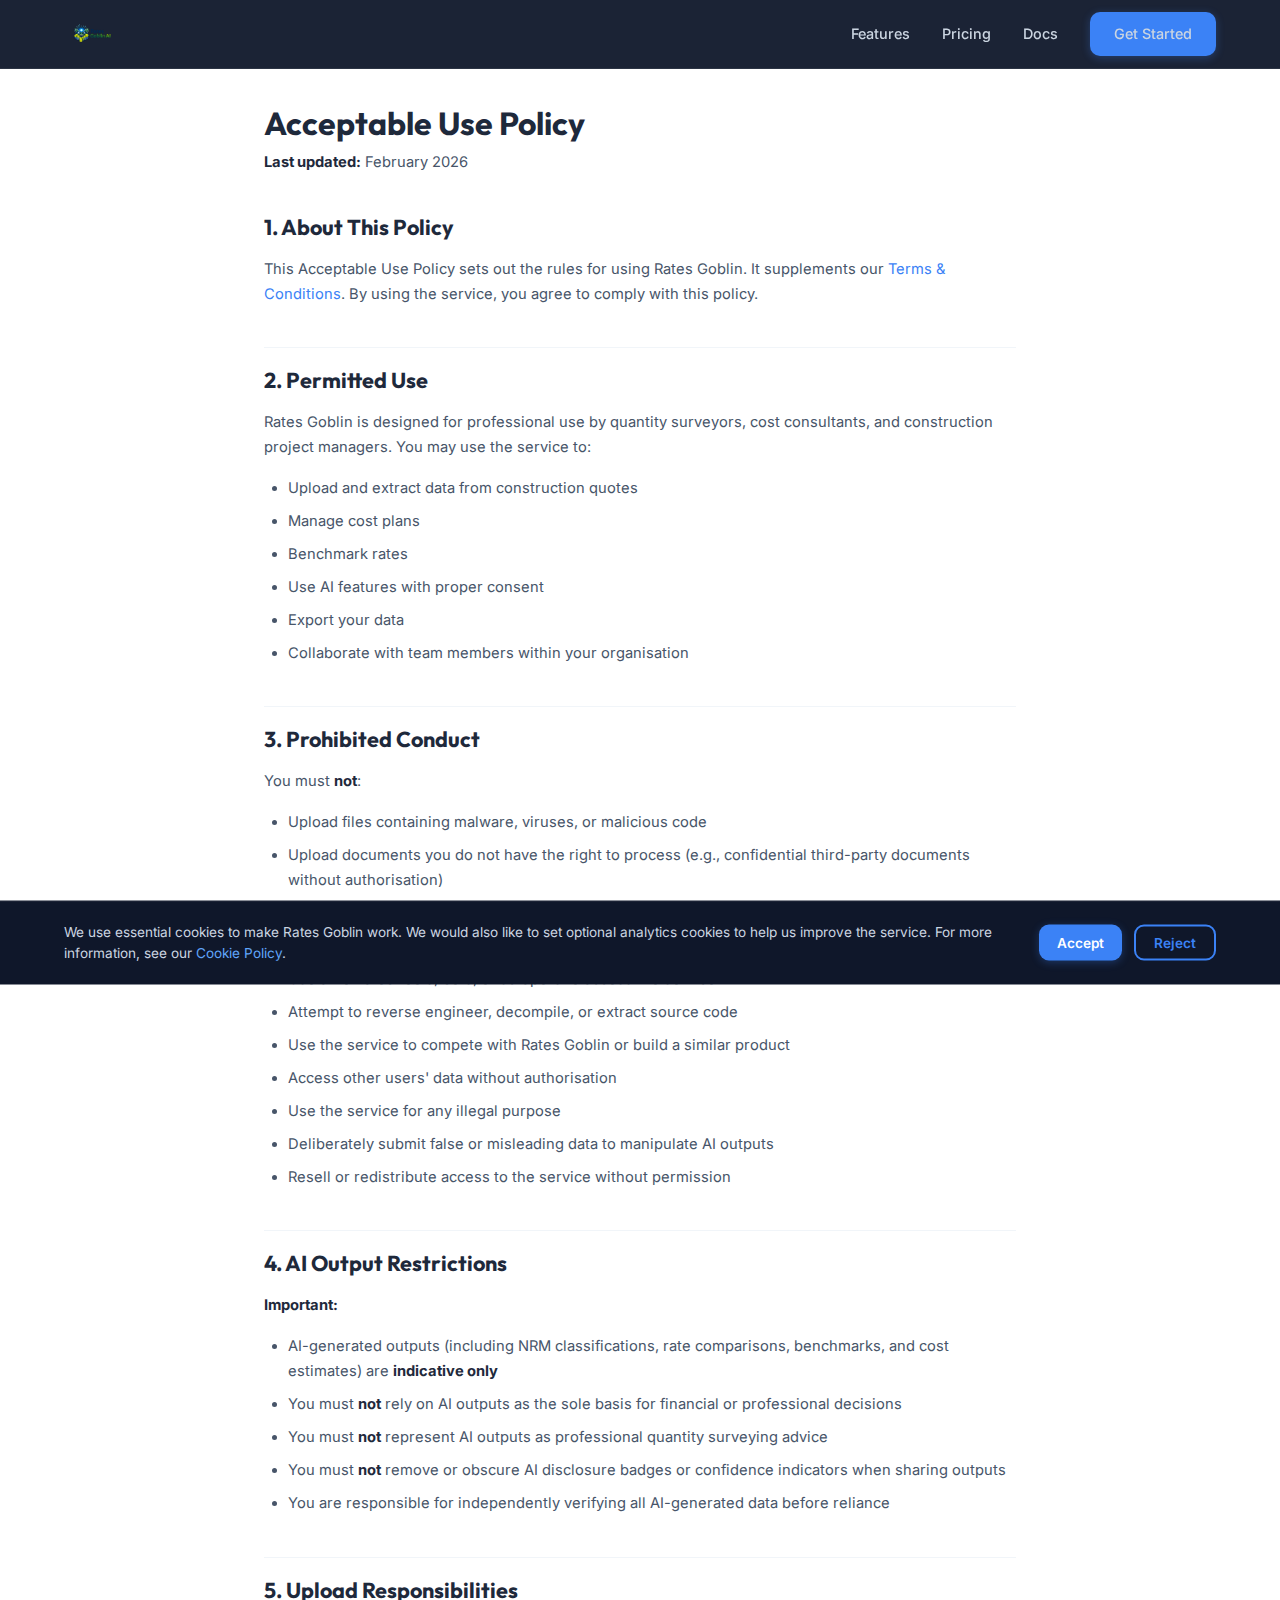
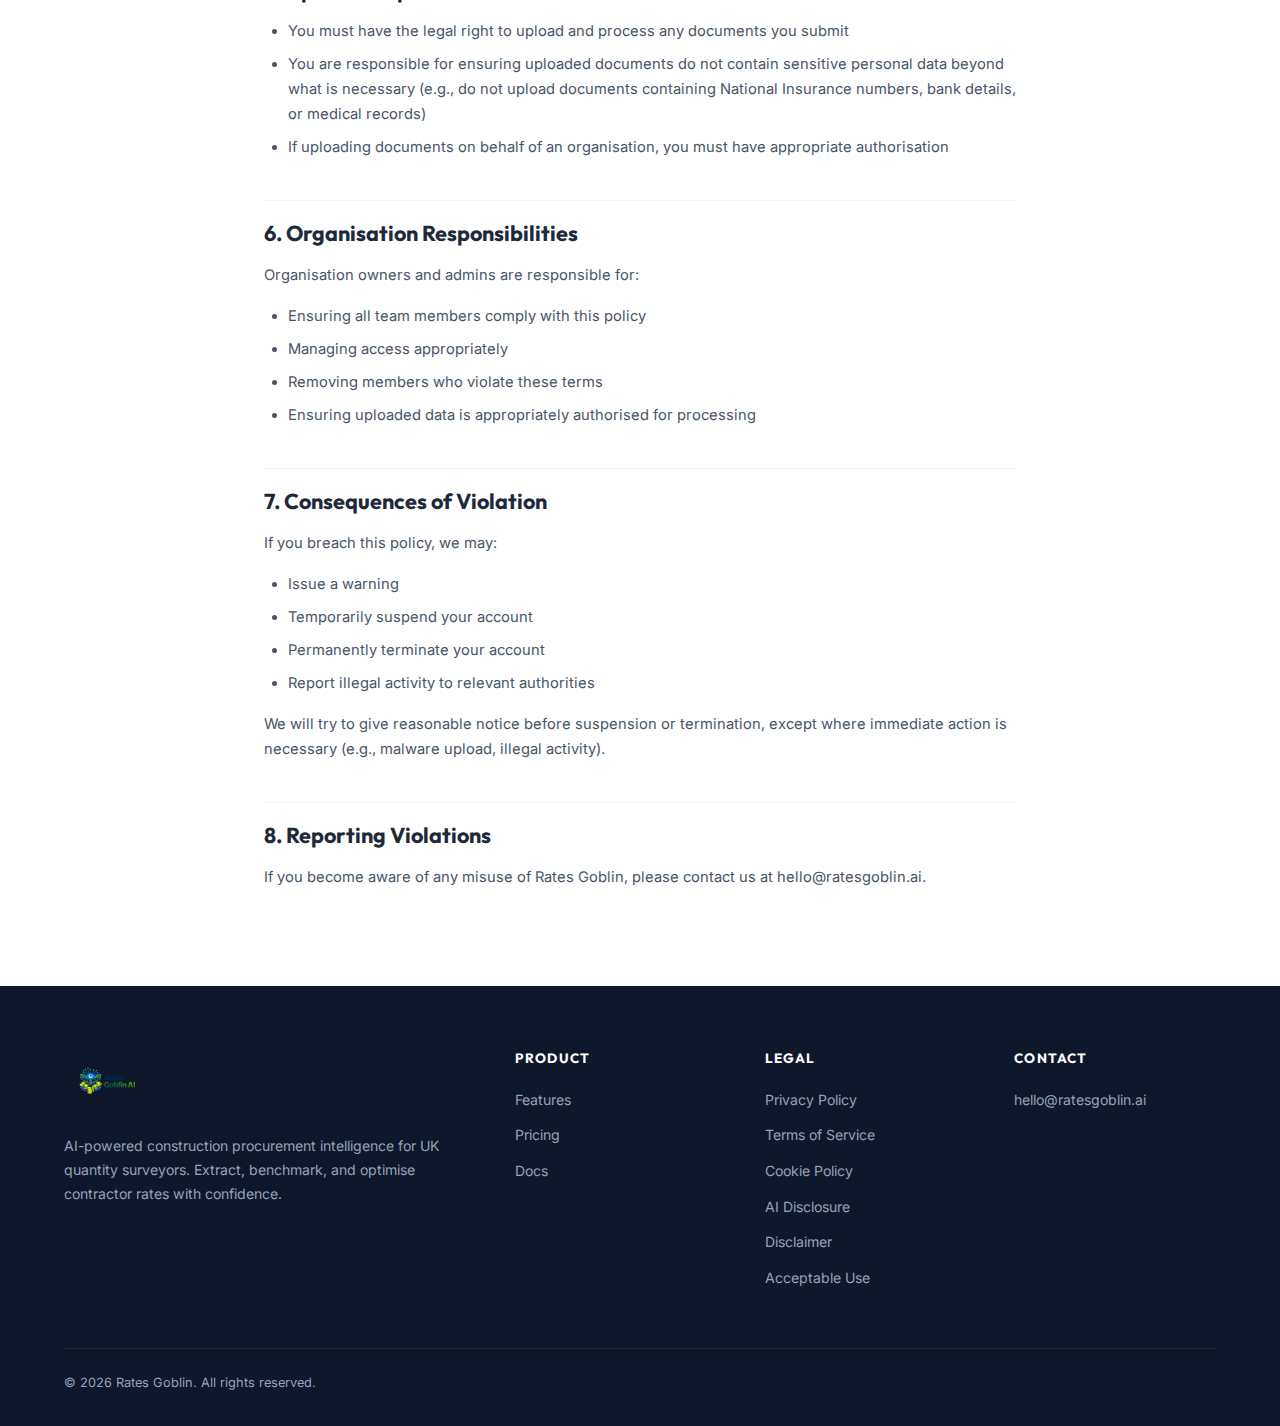
<file: acceptable-use.html>
<!DOCTYPE html>
<html lang="en-GB">
<head>
    <meta charset="UTF-8">
    <meta name="viewport" content="width=device-width, initial-scale=1.0">
    <meta name="description" content="Acceptable Use Policy for Rates Goblin — rules for using our UK construction procurement SaaS platform.">
    <title>Acceptable Use Policy — Rates Goblin</title>
    <link rel="preconnect" href="https://fonts.googleapis.com">
    <link rel="preconnect" href="https://fonts.gstatic.com" crossorigin>
    <link href="https://fonts.googleapis.com/css2?family=Inter:wght@400;500;600;700&family=Outfit:wght@500;600;700;800&display=swap" rel="stylesheet">
    <link rel="stylesheet" href="css/style.css">
    <link rel="icon" type="image/png" href="images/favicon.png">
</head>
<body>

    <!-- ========== HEADER / NAVIGATION ========== -->
    <header class="site-header" id="header">
        <nav class="nav-container">
            <a href="index.html" class="nav-logo" aria-label="Rates Goblin Home">
                <img src="images/logo-nav.png" alt="Rates Goblin" class="nav-logo-img">
            </a>

            <button class="mobile-menu-toggle" id="mobile-menu-toggle" aria-label="Toggle navigation menu" aria-expanded="false">
                <span aria-hidden="true">&#9776;</span>
            </button>

            <ul class="nav-links" id="nav-links" role="list">
                <li><a href="features.html">Features</a></li>
                <li><a href="pricing.html">Pricing</a></li>
                <li><a href="docs.html">Docs</a></li>
                <li><a href="https://app.ratesgoblin.ai" class="btn btn-primary btn-nav">Get Started</a></li>
            </ul>
        </nav>
    </header>

    <main>
        <div class="legal-page">
            <div class="container">

                <h1>Acceptable Use Policy</h1>
                <p><strong>Last updated:</strong> February 2026</p>

                <!-- ==================== 1. ABOUT THIS POLICY ==================== -->
                <h2>1. About This Policy</h2>
                <p>
                    This Acceptable Use Policy sets out the rules for using Rates Goblin. It supplements our
                    <a href="terms.html">Terms &amp; Conditions</a>. By using the service, you agree to comply
                    with this policy.
                </p>

                <!-- ==================== 2. PERMITTED USE ==================== -->
                <h2>2. Permitted Use</h2>
                <p>
                    Rates Goblin is designed for professional use by quantity surveyors, cost consultants, and
                    construction project managers. You may use the service to:
                </p>
                <ul>
                    <li>Upload and extract data from construction quotes</li>
                    <li>Manage cost plans</li>
                    <li>Benchmark rates</li>
                    <li>Use AI features with proper consent</li>
                    <li>Export your data</li>
                    <li>Collaborate with team members within your organisation</li>
                </ul>

                <!-- ==================== 3. PROHIBITED CONDUCT ==================== -->
                <h2>3. Prohibited Conduct</h2>
                <p>You must <strong>not</strong>:</p>
                <ul>
                    <li>Upload files containing malware, viruses, or malicious code</li>
                    <li>Upload documents you do not have the right to process (e.g., confidential third-party documents without authorisation)</li>
                    <li>Share your login credentials with other people</li>
                    <li>Attempt to circumvent device limits or usage quotas</li>
                    <li>Use automated tools, bots, or scrapers to access the service</li>
                    <li>Attempt to reverse engineer, decompile, or extract source code</li>
                    <li>Use the service to compete with Rates Goblin or build a similar product</li>
                    <li>Access other users' data without authorisation</li>
                    <li>Use the service for any illegal purpose</li>
                    <li>Deliberately submit false or misleading data to manipulate AI outputs</li>
                    <li>Resell or redistribute access to the service without permission</li>
                </ul>

                <!-- ==================== 4. AI OUTPUT RESTRICTIONS ==================== -->
                <h2>4. AI Output Restrictions</h2>
                <p><strong>Important:</strong></p>
                <ul>
                    <li>AI-generated outputs (including NRM classifications, rate comparisons, benchmarks, and cost estimates) are <strong>indicative only</strong></li>
                    <li>You must <strong>not</strong> rely on AI outputs as the sole basis for financial or professional decisions</li>
                    <li>You must <strong>not</strong> represent AI outputs as professional quantity surveying advice</li>
                    <li>You must <strong>not</strong> remove or obscure AI disclosure badges or confidence indicators when sharing outputs</li>
                    <li>You are responsible for independently verifying all AI-generated data before reliance</li>
                </ul>

                <!-- ==================== 5. UPLOAD RESPONSIBILITIES ==================== -->
                <h2>5. Upload Responsibilities</h2>
                <ul>
                    <li>You must have the legal right to upload and process any documents you submit</li>
                    <li>You are responsible for ensuring uploaded documents do not contain sensitive personal data beyond what is necessary (e.g., do not upload documents containing National Insurance numbers, bank details, or medical records)</li>
                    <li>If uploading documents on behalf of an organisation, you must have appropriate authorisation</li>
                </ul>

                <!-- ==================== 6. ORGANISATION RESPONSIBILITIES ==================== -->
                <h2>6. Organisation Responsibilities</h2>
                <p>
                    Organisation owners and admins are responsible for:
                </p>
                <ul>
                    <li>Ensuring all team members comply with this policy</li>
                    <li>Managing access appropriately</li>
                    <li>Removing members who violate these terms</li>
                    <li>Ensuring uploaded data is appropriately authorised for processing</li>
                </ul>

                <!-- ==================== 7. CONSEQUENCES OF VIOLATION ==================== -->
                <h2>7. Consequences of Violation</h2>
                <p>
                    If you breach this policy, we may:
                </p>
                <ul>
                    <li>Issue a warning</li>
                    <li>Temporarily suspend your account</li>
                    <li>Permanently terminate your account</li>
                    <li>Report illegal activity to relevant authorities</li>
                </ul>
                <p>
                    We will try to give reasonable notice before suspension or termination, except where immediate
                    action is necessary (e.g., malware upload, illegal activity).
                </p>

                <!-- ==================== 8. REPORTING VIOLATIONS ==================== -->
                <h2>8. Reporting Violations</h2>
                <p>
                    If you become aware of any misuse of Rates Goblin, please contact us at
                    hello@ratesgoblin.ai.
                </p>

            </div>
        </div>
    </main>

    <!-- ========== FOOTER ========== -->
    <footer class="site-footer">
        <div class="container">
            <div class="footer-grid">
                <!-- Brand Column -->
                <div class="footer-col footer-brand">
                    <a href="index.html" class="footer-logo" aria-label="Rates Goblin Home">
                        <img src="images/logo-footer.png" alt="Rates Goblin" class="footer-logo-img">
                    </a>
                    <p>
                        AI-powered construction procurement intelligence for UK quantity surveyors.
                        Extract, benchmark, and optimise contractor rates with confidence.
                    </p>
                </div>

                <!-- Product Links -->
                <div class="footer-col">
                    <h4>Product</h4>
                    <ul role="list">
                        <li><a href="features.html">Features</a></li>
                        <li><a href="pricing.html">Pricing</a></li>
                        <li><a href="docs.html">Docs</a></li>
                    </ul>
                </div>

                <!-- Legal Links -->
                <div class="footer-col">
                    <h4>Legal</h4>
                    <ul role="list">
                        <li><a href="privacy.html">Privacy Policy</a></li>
                        <li><a href="terms.html">Terms of Service</a></li>
                        <li><a href="cookies.html">Cookie Policy</a></li>
                        <li><a href="ai-disclosure.html">AI Disclosure</a></li>
                        <li><a href="disclaimer.html">Disclaimer</a></li>
                        <li><a href="acceptable-use.html">Acceptable Use</a></li>
                    </ul>
                </div>

                <!-- Contact Column -->
                <div class="footer-col">
                    <h4>Contact</h4>
                    <ul role="list">
                        <li><a href="mailto:hello@ratesgoblin.ai">hello@ratesgoblin.ai</a></li>
                    </ul>
                </div>
            </div>

            <div class="footer-bottom">
                <p>&copy; 2026 Rates Goblin. All rights reserved.</p>
            </div>
        </div>
    </footer>

    <!-- ========== COOKIE CONSENT BANNER ========== -->
    <div class="cookie-banner" id="cookie-banner" role="dialog" aria-label="Cookie consent" aria-describedby="cookie-banner-text">
        <div class="cookie-banner-inner">
            <p id="cookie-banner-text">
                We use essential cookies to make Rates Goblin work. We would also like to set optional
                analytics cookies to help us improve the service. For more information, see our
                <a href="cookies.html">Cookie Policy</a>.
            </p>
            <div class="cookie-banner-actions">
                <button class="btn btn-primary btn-sm" id="cookie-accept">Accept</button>
                <button class="btn btn-outline btn-sm" id="cookie-reject">Reject</button>
            </div>
        </div>
    </div>

    <script src="js/main.js"></script>
</body>
</html>
</file>
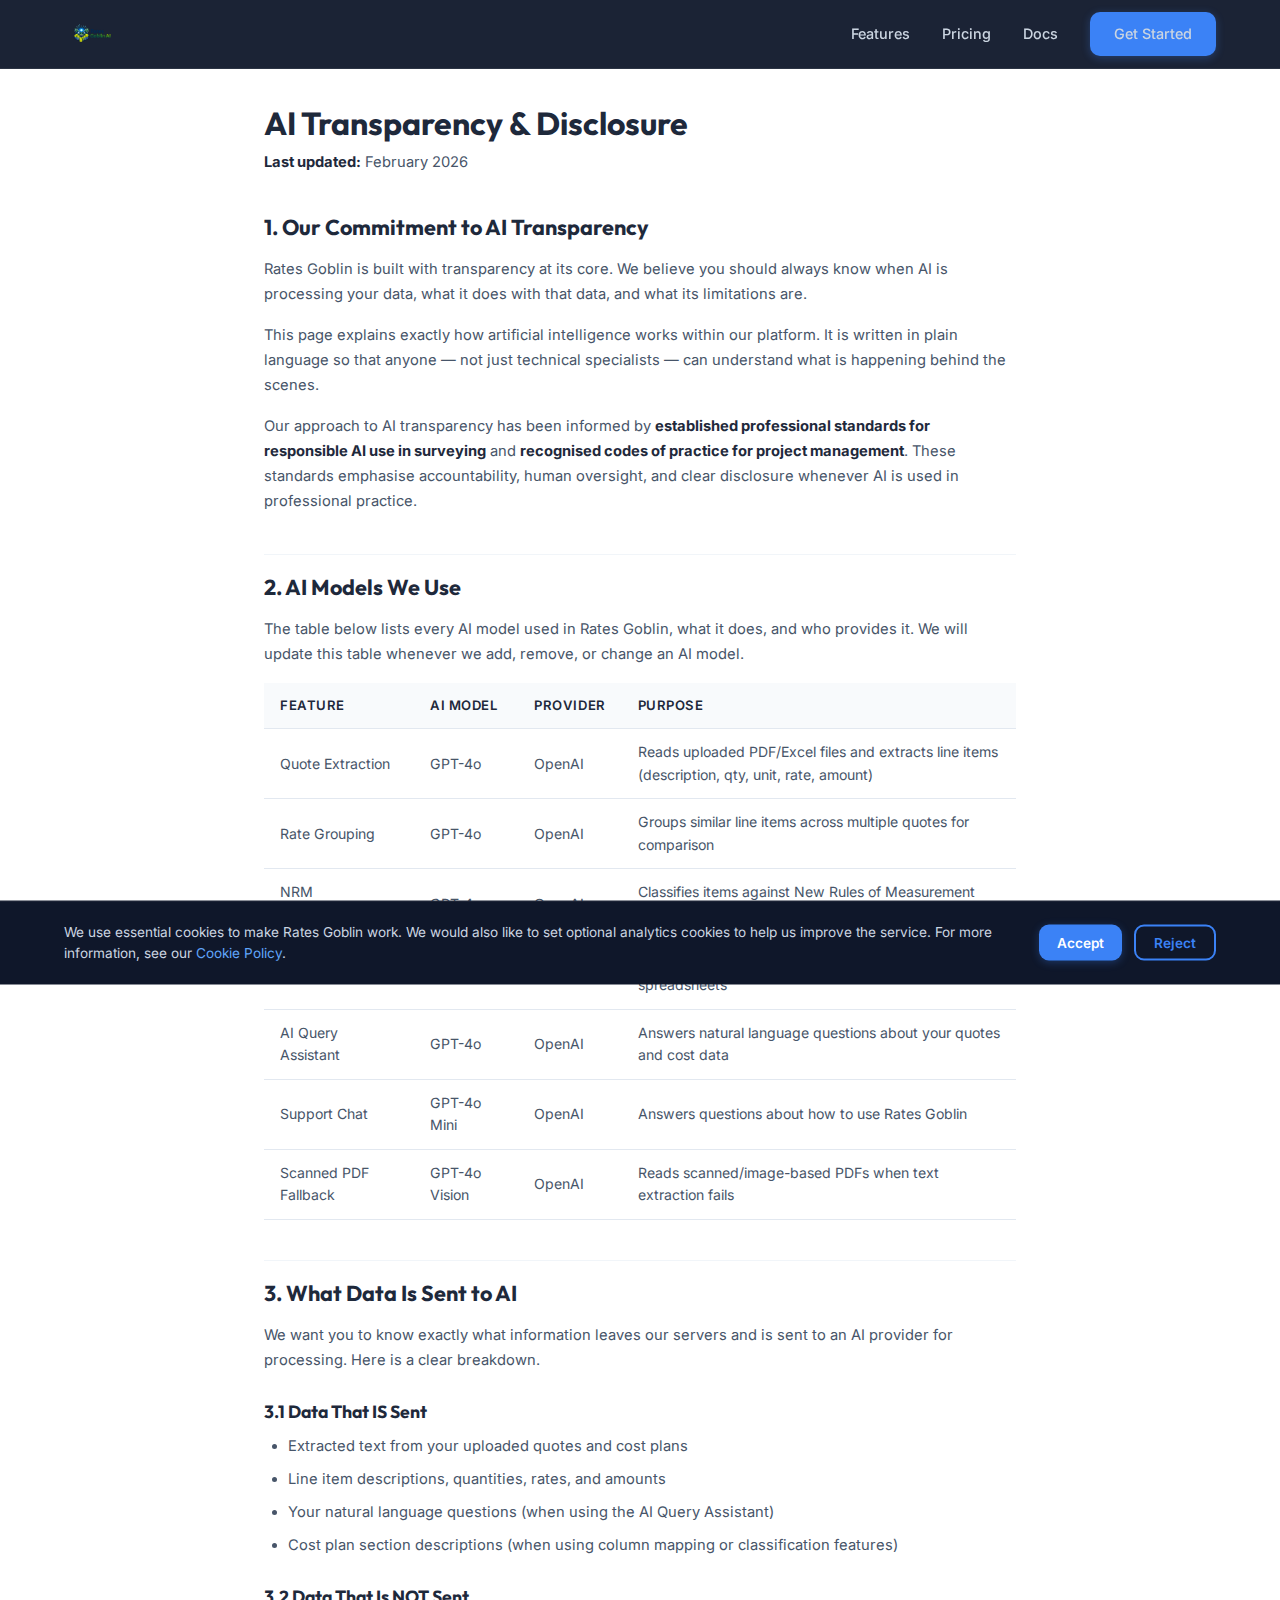
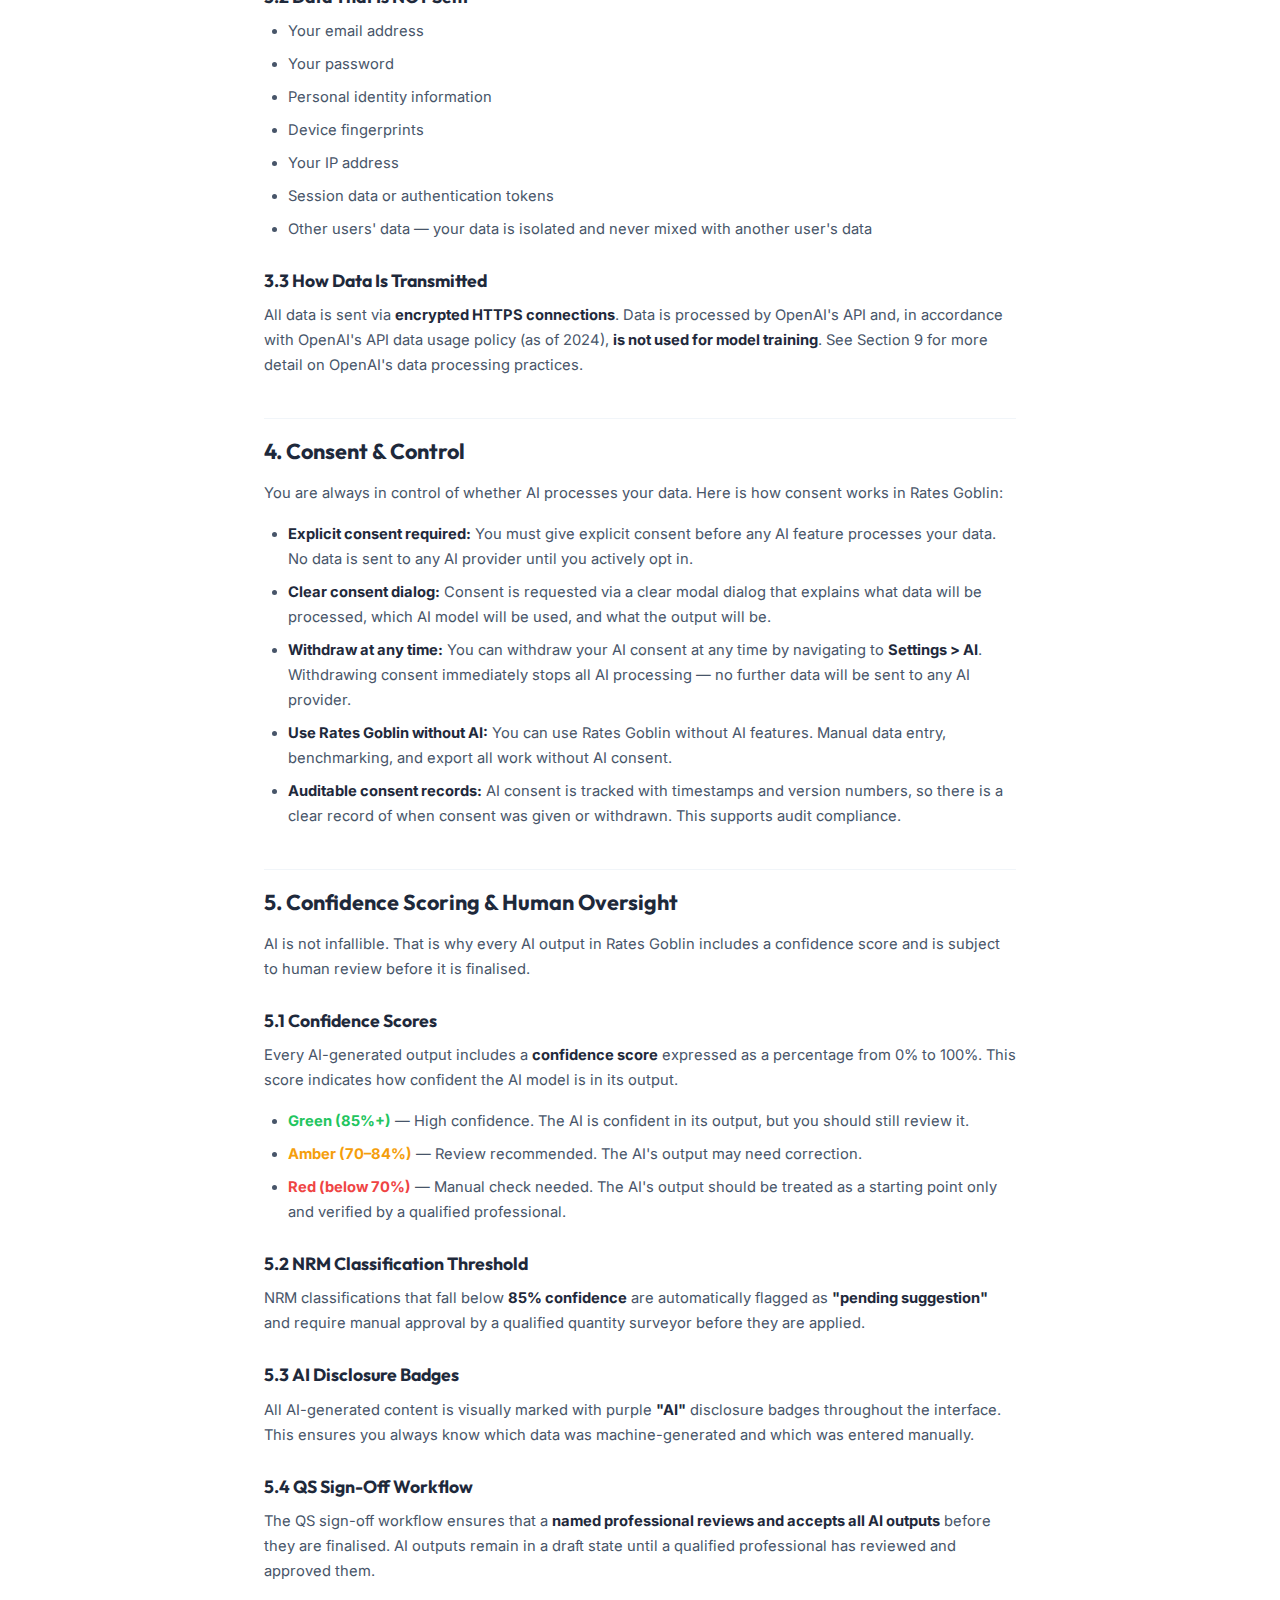
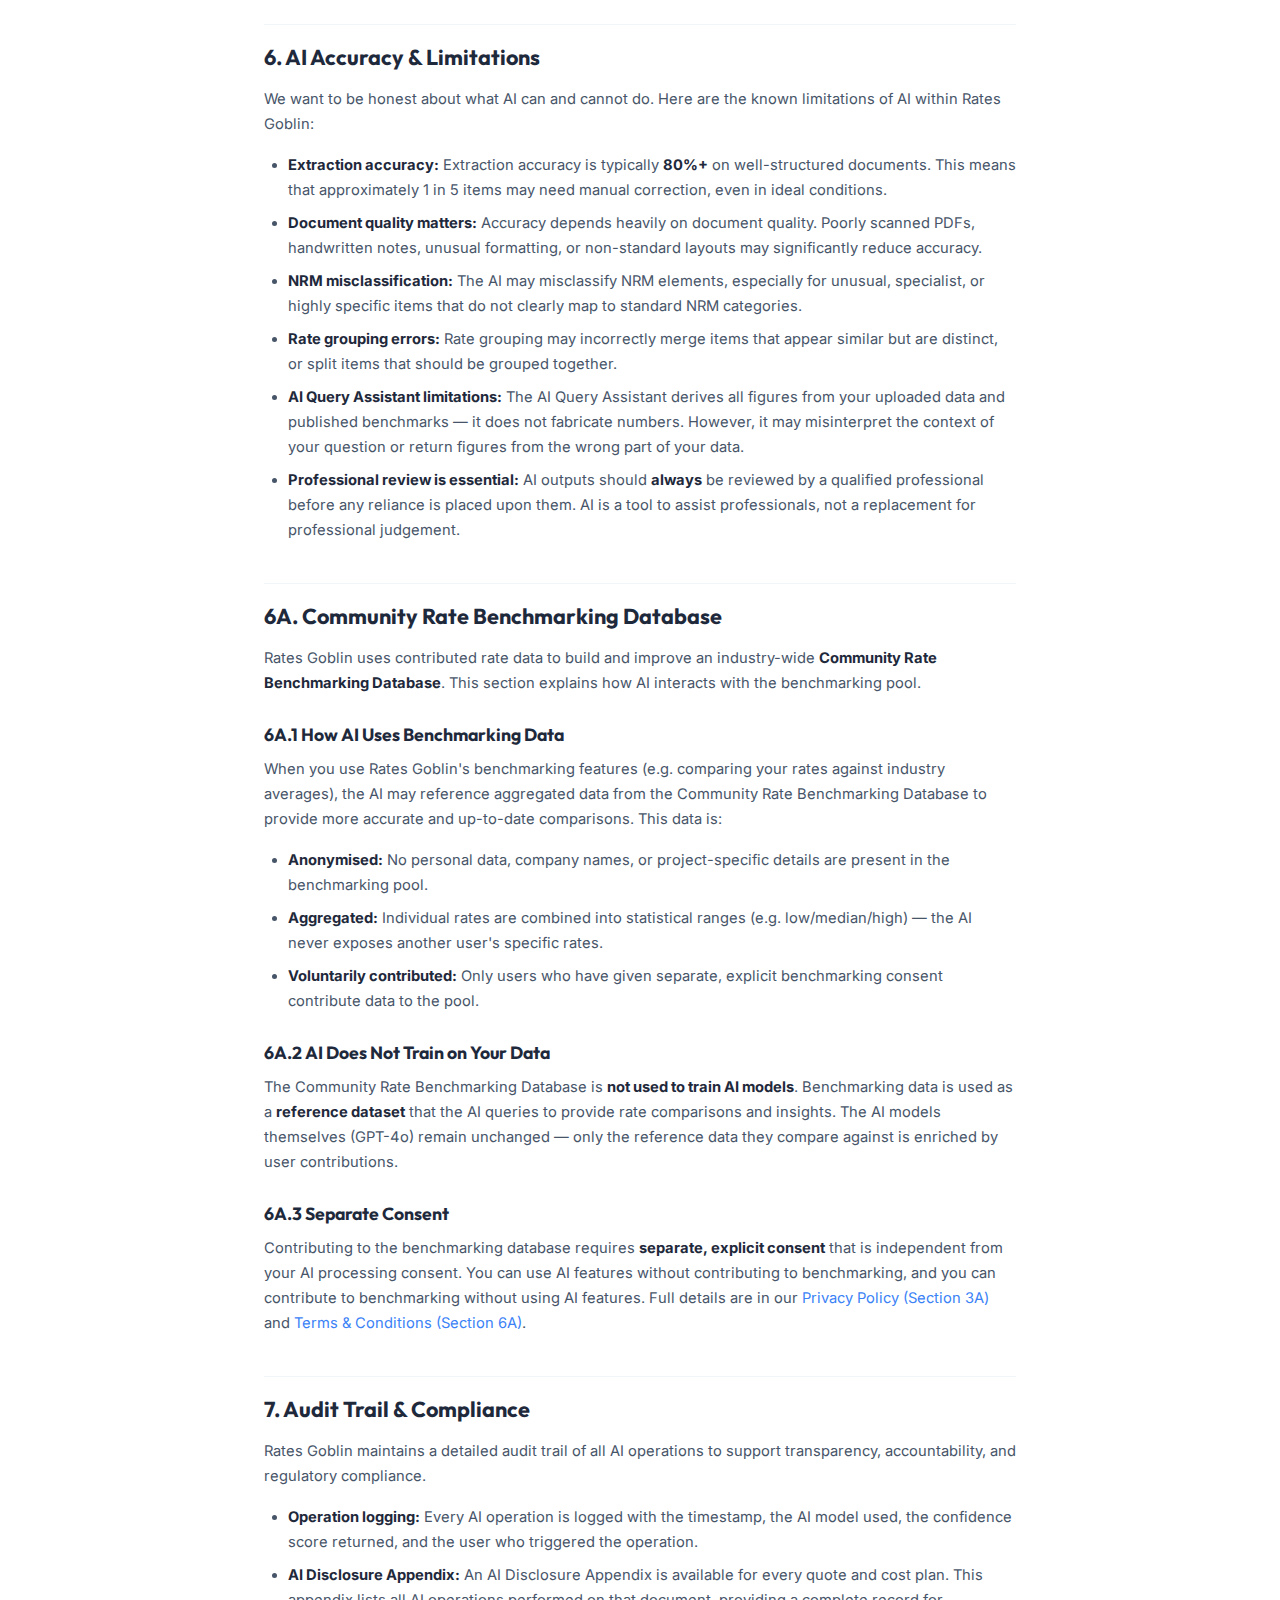
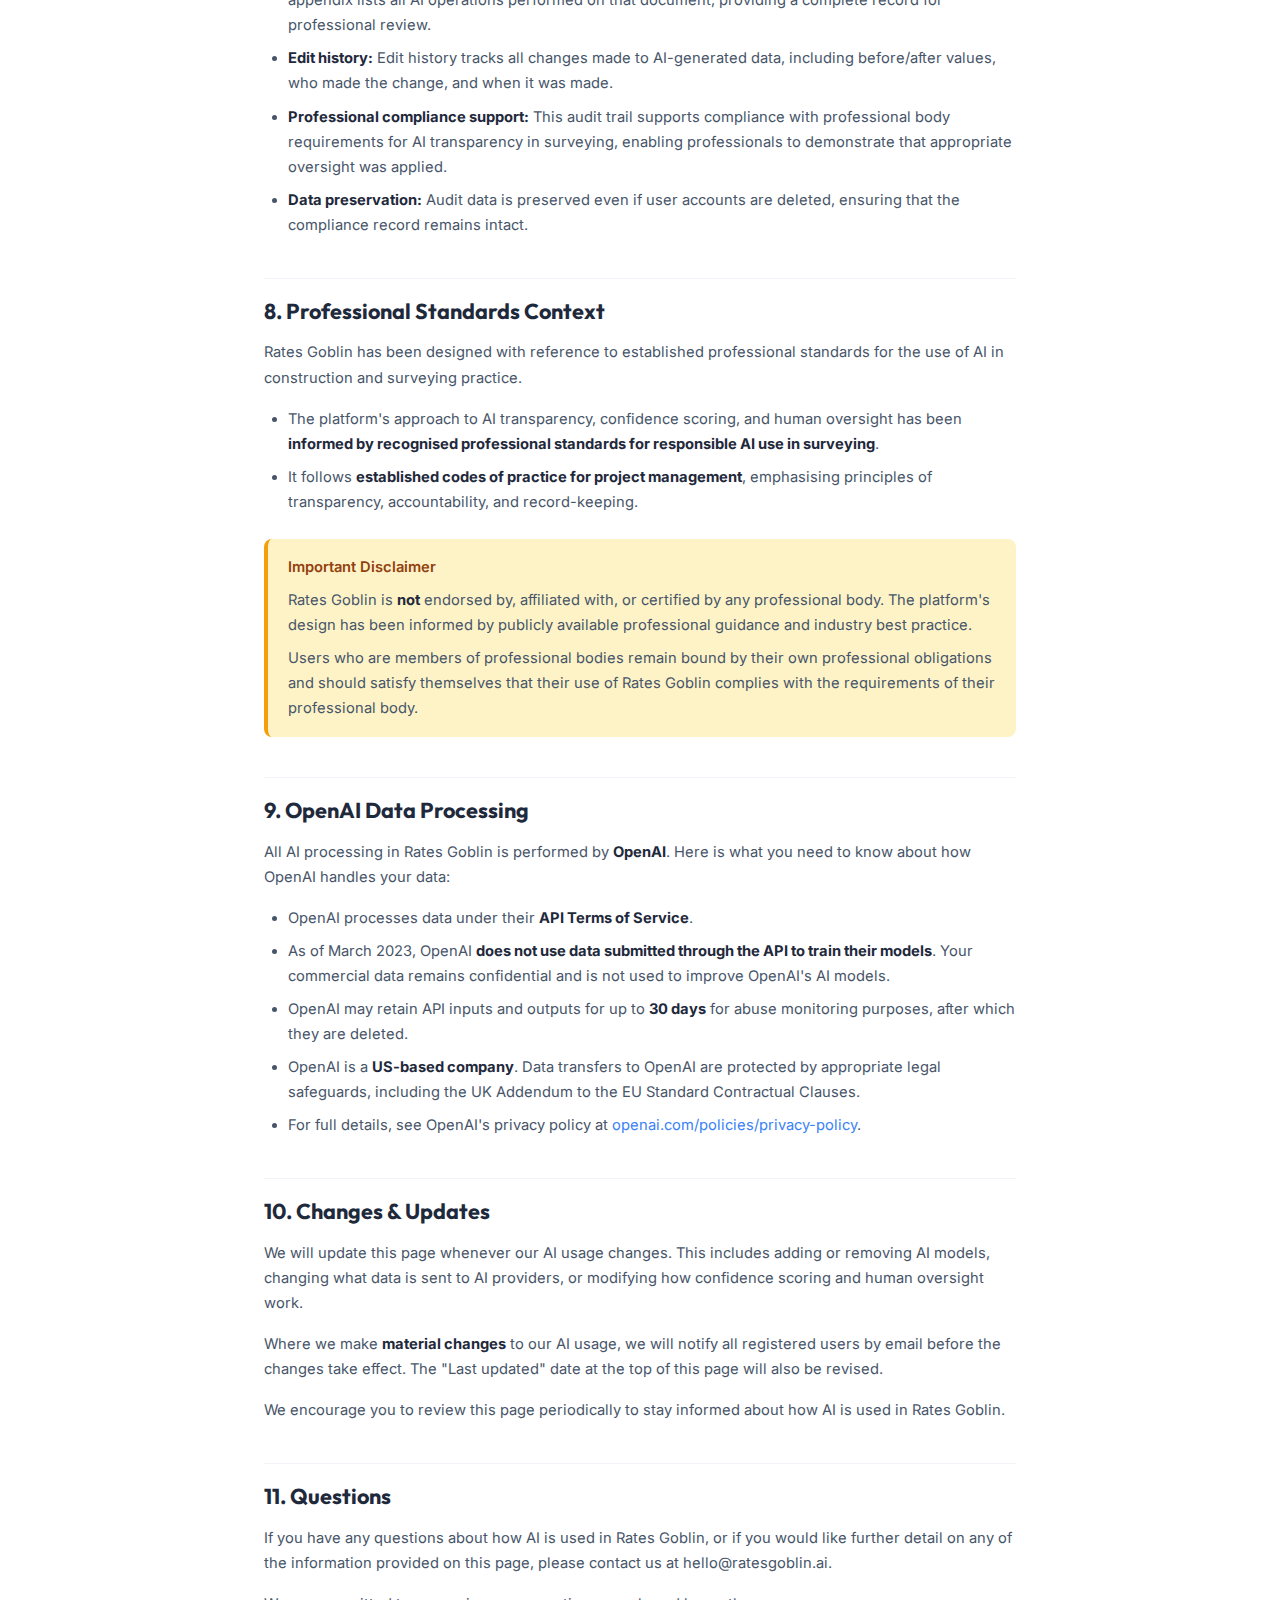
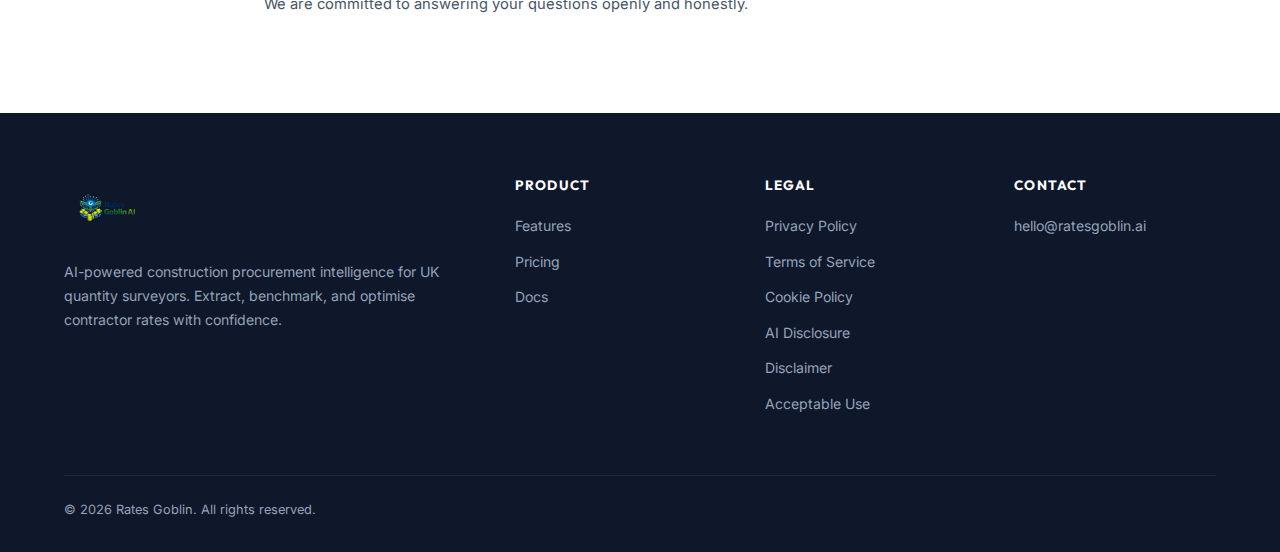
<file: ai-disclosure.html>
<!DOCTYPE html>
<html lang="en-GB">
<head>
    <meta charset="UTF-8">
    <meta name="viewport" content="width=device-width, initial-scale=1.0">
    <meta name="description" content="AI Transparency & Disclosure for Rates Goblin — how we use artificial intelligence, what data is processed, and how we ensure human oversight in construction procurement.">
    <title>AI Transparency &amp; Disclosure — Rates Goblin</title>
    <link rel="preconnect" href="https://fonts.googleapis.com">
    <link rel="preconnect" href="https://fonts.gstatic.com" crossorigin>
    <link href="https://fonts.googleapis.com/css2?family=Inter:wght@400;500;600;700&family=Outfit:wght@500;600;700;800&display=swap" rel="stylesheet">
    <link rel="stylesheet" href="css/style.css">
    <link rel="icon" type="image/png" href="images/favicon.png">
</head>
<body>

    <!-- ========== HEADER / NAVIGATION ========== -->
    <header class="site-header" id="header">
        <nav class="nav-container">
            <a href="index.html" class="nav-logo" aria-label="Rates Goblin Home">
                <img src="images/logo-nav.png" alt="Rates Goblin" class="nav-logo-img">
            </a>

            <button class="mobile-menu-toggle" id="mobile-menu-toggle" aria-label="Toggle navigation menu" aria-expanded="false">
                <span aria-hidden="true">&#9776;</span>
            </button>

            <ul class="nav-links" id="nav-links" role="list">
                <li><a href="index.html#features">Features</a></li>
                <li><a href="pricing.html">Pricing</a></li>
                <li><a href="docs.html">Docs</a></li>
                <li><a href="https://app.ratesgoblin.ai" class="btn btn-primary btn-nav">Get Started</a></li>
            </ul>
        </nav>
    </header>

    <main>
        <div class="legal-page">
            <div class="container">

                <h1>AI Transparency &amp; Disclosure</h1>
                <p><strong>Last updated:</strong> February 2026</p>

                <!-- ==================== 1. OUR COMMITMENT TO AI TRANSPARENCY ==================== -->
                <h2>1. Our Commitment to AI Transparency</h2>
                <p>
                    Rates Goblin is built with transparency at its core. We believe you should always know when AI
                    is processing your data, what it does with that data, and what its limitations are.
                </p>
                <p>
                    This page explains exactly how artificial intelligence works within our platform. It is written in
                    plain language so that anyone &mdash; not just technical specialists &mdash; can understand what is
                    happening behind the scenes.
                </p>
                <p>
                    Our approach to AI transparency has been informed by
                    <strong>established professional standards for responsible AI use in surveying</strong> and
                    <strong>recognised codes of practice for project management</strong>. These standards emphasise
                    accountability, human oversight, and clear disclosure whenever AI is used in professional practice.
                </p>

                <!-- ==================== 2. AI MODELS WE USE ==================== -->
                <h2>2. AI Models We Use</h2>
                <p>
                    The table below lists every AI model used in Rates Goblin, what it does, and who provides it.
                    We will update this table whenever we add, remove, or change an AI model.
                </p>

                <div class="table-wrapper">
                    <table class="legal-table">
                        <thead>
                            <tr>
                                <th>Feature</th>
                                <th>AI Model</th>
                                <th>Provider</th>
                                <th>Purpose</th>
                            </tr>
                        </thead>
                        <tbody>
                            <tr>
                                <td>Quote Extraction</td>
                                <td>GPT-4o</td>
                                <td>OpenAI</td>
                                <td>Reads uploaded PDF/Excel files and extracts line items (description, qty, unit, rate, amount)</td>
                            </tr>
                            <tr>
                                <td>Rate Grouping</td>
                                <td>GPT-4o</td>
                                <td>OpenAI</td>
                                <td>Groups similar line items across multiple quotes for comparison</td>
                            </tr>
                            <tr>
                                <td>NRM Classification</td>
                                <td>GPT-4o</td>
                                <td>OpenAI</td>
                                <td>Classifies items against New Rules of Measurement element codes</td>
                            </tr>
                            <tr>
                                <td>Column Mapping</td>
                                <td>GPT-4o</td>
                                <td>OpenAI</td>
                                <td>Auto-detects column structure in uploaded cost plan spreadsheets</td>
                            </tr>
                            <tr>
                                <td>AI Query Assistant</td>
                                <td>GPT-4o</td>
                                <td>OpenAI</td>
                                <td>Answers natural language questions about your quotes and cost data</td>
                            </tr>
                            <tr>
                                <td>Support Chat</td>
                                <td>GPT-4o Mini</td>
                                <td>OpenAI</td>
                                <td>Answers questions about how to use Rates Goblin</td>
                            </tr>
                            <tr>
                                <td>Scanned PDF Fallback</td>
                                <td>GPT-4o Vision</td>
                                <td>OpenAI</td>
                                <td>Reads scanned/image-based PDFs when text extraction fails</td>
                            </tr>
                        </tbody>
                    </table>
                </div>

                <!-- ==================== 3. WHAT DATA IS SENT TO AI ==================== -->
                <h2>3. What Data Is Sent to AI</h2>
                <p>
                    We want you to know exactly what information leaves our servers and is sent to an AI provider
                    for processing. Here is a clear breakdown.
                </p>

                <h3>3.1 Data That IS Sent</h3>
                <ul>
                    <li>Extracted text from your uploaded quotes and cost plans</li>
                    <li>Line item descriptions, quantities, rates, and amounts</li>
                    <li>Your natural language questions (when using the AI Query Assistant)</li>
                    <li>Cost plan section descriptions (when using column mapping or classification features)</li>
                </ul>

                <h3>3.2 Data That Is NOT Sent</h3>
                <ul>
                    <li>Your email address</li>
                    <li>Your password</li>
                    <li>Personal identity information</li>
                    <li>Device fingerprints</li>
                    <li>Your IP address</li>
                    <li>Session data or authentication tokens</li>
                    <li>Other users' data &mdash; your data is isolated and never mixed with another user's data</li>
                </ul>

                <h3>3.3 How Data Is Transmitted</h3>
                <p>
                    All data is sent via <strong>encrypted HTTPS connections</strong>. Data is processed by
                    OpenAI's API and, in accordance with OpenAI's API data usage policy (as of 2024),
                    <strong>is not used for model training</strong>. See Section 9 for more detail on OpenAI's
                    data processing practices.
                </p>

                <!-- ==================== 4. CONSENT & CONTROL ==================== -->
                <h2>4. Consent &amp; Control</h2>
                <p>
                    You are always in control of whether AI processes your data. Here is how consent works in
                    Rates Goblin:
                </p>
                <ul>
                    <li>
                        <strong>Explicit consent required:</strong> You must give explicit consent before any AI
                        feature processes your data. No data is sent to any AI provider until you actively opt in.
                    </li>
                    <li>
                        <strong>Clear consent dialog:</strong> Consent is requested via a clear modal dialog that
                        explains what data will be processed, which AI model will be used, and what the output will be.
                    </li>
                    <li>
                        <strong>Withdraw at any time:</strong> You can withdraw your AI consent at any time by
                        navigating to <strong>Settings &gt; AI</strong>. Withdrawing consent immediately stops all
                        AI processing &mdash; no further data will be sent to any AI provider.
                    </li>
                    <li>
                        <strong>Use Rates Goblin without AI:</strong> You can use Rates Goblin without AI
                        features. Manual data entry, benchmarking, and export all work without AI consent.
                    </li>
                    <li>
                        <strong>Auditable consent records:</strong> AI consent is tracked with timestamps and
                        version numbers, so there is a clear record of when consent was given or withdrawn. This
                        supports audit compliance.
                    </li>
                </ul>

                <!-- ==================== 5. CONFIDENCE SCORING & HUMAN OVERSIGHT ==================== -->
                <h2>5. Confidence Scoring &amp; Human Oversight</h2>
                <p>
                    AI is not infallible. That is why every AI output in Rates Goblin includes a confidence score
                    and is subject to human review before it is finalised.
                </p>

                <h3>5.1 Confidence Scores</h3>
                <p>
                    Every AI-generated output includes a <strong>confidence score</strong> expressed as a percentage
                    from 0% to 100%. This score indicates how confident the AI model is in its output.
                </p>
                <ul>
                    <li>
                        <strong style="color: #22c55e;">Green (85%+)</strong> &mdash; High confidence. The AI is
                        confident in its output, but you should still review it.
                    </li>
                    <li>
                        <strong style="color: #f59e0b;">Amber (70&ndash;84%)</strong> &mdash; Review recommended.
                        The AI's output may need correction.
                    </li>
                    <li>
                        <strong style="color: #ef4444;">Red (below 70%)</strong> &mdash; Manual check needed. The
                        AI's output should be treated as a starting point only and verified by a qualified professional.
                    </li>
                </ul>

                <h3>5.2 NRM Classification Threshold</h3>
                <p>
                    NRM classifications that fall below <strong>85% confidence</strong> are automatically flagged as
                    <strong>"pending suggestion"</strong> and require manual approval by a qualified quantity surveyor
                    before they are applied.
                </p>

                <h3>5.3 AI Disclosure Badges</h3>
                <p>
                    All AI-generated content is visually marked with purple <strong>"AI"</strong> disclosure badges
                    throughout the interface. This ensures you always know which data was machine-generated and which
                    was entered manually.
                </p>

                <h3>5.4 QS Sign-Off Workflow</h3>
                <p>
                    The QS sign-off workflow ensures that a <strong>named professional reviews and accepts all
                    AI outputs</strong> before they are finalised. AI outputs remain in a draft state until a
                    qualified professional has reviewed and approved them.
                </p>

                <!-- ==================== 6. AI ACCURACY & LIMITATIONS ==================== -->
                <h2>6. AI Accuracy &amp; Limitations</h2>
                <p>
                    We want to be honest about what AI can and cannot do. Here are the known limitations of AI
                    within Rates Goblin:
                </p>
                <ul>
                    <li>
                        <strong>Extraction accuracy:</strong> Extraction accuracy is typically <strong>80%+</strong>
                        on well-structured documents. This means that approximately 1 in 5 items may need manual
                        correction, even in ideal conditions.
                    </li>
                    <li>
                        <strong>Document quality matters:</strong> Accuracy depends heavily on document quality.
                        Poorly scanned PDFs, handwritten notes, unusual formatting, or non-standard layouts may
                        significantly reduce accuracy.
                    </li>
                    <li>
                        <strong>NRM misclassification:</strong> The AI may misclassify NRM elements, especially for
                        unusual, specialist, or highly specific items that do not clearly map to standard NRM categories.
                    </li>
                    <li>
                        <strong>Rate grouping errors:</strong> Rate grouping may incorrectly merge items that appear
                        similar but are distinct, or split items that should be grouped together.
                    </li>
                    <li>
                        <strong>AI Query Assistant limitations:</strong> The AI Query Assistant derives all figures
                        from your uploaded data and published benchmarks &mdash; it does not fabricate numbers. However,
                        it may misinterpret the context of your question or return figures from the wrong part of your
                        data.
                    </li>
                    <li>
                        <strong>Professional review is essential:</strong> AI outputs should <strong>always</strong> be
                        reviewed by a qualified professional before any reliance is placed upon them. AI is a tool to
                        assist professionals, not a replacement for professional judgement.
                    </li>
                </ul>

                <!-- ==================== 6A. COMMUNITY RATE BENCHMARKING DATABASE ==================== -->
                <h2>6A. Community Rate Benchmarking Database</h2>
                <p>
                    Rates Goblin uses contributed rate data to build and improve an industry-wide
                    <strong>Community Rate Benchmarking Database</strong>. This section explains how AI
                    interacts with the benchmarking pool.
                </p>

                <h3>6A.1 How AI Uses Benchmarking Data</h3>
                <p>
                    When you use Rates Goblin's benchmarking features (e.g. comparing your rates against
                    industry averages), the AI may reference aggregated data from the Community Rate
                    Benchmarking Database to provide more accurate and up-to-date comparisons. This data is:
                </p>
                <ul>
                    <li><strong>Anonymised:</strong> No personal data, company names, or project-specific details are present in the benchmarking pool.</li>
                    <li><strong>Aggregated:</strong> Individual rates are combined into statistical ranges (e.g. low/median/high) &mdash; the AI never exposes another user's specific rates.</li>
                    <li><strong>Voluntarily contributed:</strong> Only users who have given separate, explicit benchmarking consent contribute data to the pool.</li>
                </ul>

                <h3>6A.2 AI Does Not Train on Your Data</h3>
                <p>
                    The Community Rate Benchmarking Database is <strong>not used to train AI models</strong>.
                    Benchmarking data is used as a <strong>reference dataset</strong> that the AI queries to
                    provide rate comparisons and insights. The AI models themselves (GPT-4o) remain unchanged
                    &mdash; only the reference data they compare against is enriched by user contributions.
                </p>

                <h3>6A.3 Separate Consent</h3>
                <p>
                    Contributing to the benchmarking database requires <strong>separate, explicit consent</strong>
                    that is independent from your AI processing consent. You can use AI features without contributing
                    to benchmarking, and you can contribute to benchmarking without using AI features. Full details
                    are in our <a href="privacy.html">Privacy Policy (Section 3A)</a> and
                    <a href="terms.html">Terms &amp; Conditions (Section 6A)</a>.
                </p>

                <!-- ==================== 7. AUDIT TRAIL & COMPLIANCE ==================== -->
                <h2>7. Audit Trail &amp; Compliance</h2>
                <p>
                    Rates Goblin maintains a detailed audit trail of all AI operations to support transparency,
                    accountability, and regulatory compliance.
                </p>
                <ul>
                    <li>
                        <strong>Operation logging:</strong> Every AI operation is logged with the timestamp, the AI
                        model used, the confidence score returned, and the user who triggered the operation.
                    </li>
                    <li>
                        <strong>AI Disclosure Appendix:</strong> An AI Disclosure Appendix is available for every
                        quote and cost plan. This appendix lists all AI operations performed on that document, providing
                        a complete record for professional review.
                    </li>
                    <li>
                        <strong>Edit history:</strong> Edit history tracks all changes made to AI-generated data,
                        including before/after values, who made the change, and when it was made.
                    </li>
                    <li>
                        <strong>Professional compliance support:</strong> This audit trail supports compliance with
                        professional body requirements for AI transparency in surveying, enabling professionals to demonstrate that
                        appropriate oversight was applied.
                    </li>
                    <li>
                        <strong>Data preservation:</strong> Audit data is preserved even if user accounts are deleted,
                        ensuring that the compliance record remains intact.
                    </li>
                </ul>

                <!-- ==================== 8. PROFESSIONAL STANDARDS CONTEXT ==================== -->
                <h2>8. Professional Standards Context</h2>
                <p>
                    Rates Goblin has been designed with reference to established professional standards for the use
                    of AI in construction and surveying practice.
                </p>
                <ul>
                    <li>
                        The platform's approach to AI transparency, confidence scoring, and human oversight has been
                        <strong>informed by recognised professional standards for responsible AI use in surveying</strong>.
                    </li>
                    <li>
                        It follows <strong>established codes of practice for project management</strong>, emphasising principles of
                        transparency, accountability, and record-keeping.
                    </li>
                </ul>

                <div style="background: #fef3c7; border-left: 4px solid #f59e0b; padding: 1rem 1.25rem; border-radius: 0.5rem; margin: 1.5rem 0;">
                    <p style="margin: 0; font-weight: 600; color: #92400e;">Important Disclaimer</p>
                    <p style="margin: 0.5rem 0 0 0;">
                        Rates Goblin is <strong>not</strong> endorsed by, affiliated with, or certified by
                        any professional body. The platform's design has been informed by publicly available
                        professional guidance and industry best practice.
                    </p>
                    <p style="margin: 0.5rem 0 0 0;">
                        Users who are members of professional bodies remain bound by their own professional obligations and should
                        satisfy themselves that their use of Rates Goblin complies with the requirements of their
                        professional body.
                    </p>
                </div>

                <!-- ==================== 9. OPENAI DATA PROCESSING ==================== -->
                <h2>9. OpenAI Data Processing</h2>
                <p>
                    All AI processing in Rates Goblin is performed by <strong>OpenAI</strong>. Here is what you
                    need to know about how OpenAI handles your data:
                </p>
                <ul>
                    <li>
                        OpenAI processes data under their <strong>API Terms of Service</strong>.
                    </li>
                    <li>
                        As of March 2023, OpenAI <strong>does not use data submitted through the API to train their
                        models</strong>. Your commercial data remains confidential and is not used to improve OpenAI's
                        AI models.
                    </li>
                    <li>
                        OpenAI may retain API inputs and outputs for up to <strong>30 days</strong> for abuse monitoring
                        purposes, after which they are deleted.
                    </li>
                    <li>
                        OpenAI is a <strong>US-based company</strong>. Data transfers to OpenAI are protected by
                        appropriate legal safeguards, including the UK Addendum to the EU Standard Contractual Clauses.
                    </li>
                    <li>
                        For full details, see OpenAI's privacy policy at
                        <a href="https://openai.com/policies/privacy-policy" target="_blank" rel="noopener noreferrer">openai.com/policies/privacy-policy</a>.
                    </li>
                </ul>

                <!-- ==================== 10. CHANGES & UPDATES ==================== -->
                <h2>10. Changes &amp; Updates</h2>
                <p>
                    We will update this page whenever our AI usage changes. This includes adding or removing AI models,
                    changing what data is sent to AI providers, or modifying how confidence scoring and human oversight work.
                </p>
                <p>
                    Where we make <strong>material changes</strong> to our AI usage, we will notify all registered users
                    by email before the changes take effect. The "Last updated" date at the top of this page will also be
                    revised.
                </p>
                <p>
                    We encourage you to review this page periodically to stay informed about how AI is used in
                    Rates Goblin.
                </p>

                <!-- ==================== 11. QUESTIONS ==================== -->
                <h2>11. Questions</h2>
                <p>
                    If you have any questions about how AI is used in Rates Goblin, or if you would like further
                    detail on any of the information provided on this page, please contact us at
                    hello@ratesgoblin.ai.
                </p>
                <p>
                    We are committed to answering your questions openly and honestly.
                </p>

            </div>
        </div>
    </main>

    <!-- ========== FOOTER ========== -->
    <footer class="site-footer">
        <div class="container">
            <div class="footer-grid">
                <!-- Brand Column -->
                <div class="footer-col footer-brand">
                    <a href="index.html" class="footer-logo" aria-label="Rates Goblin Home">
                        <img src="images/logo-footer.png" alt="Rates Goblin" class="footer-logo-img">
                    </a>
                    <p>
                        AI-powered construction procurement intelligence for UK quantity surveyors.
                        Extract, benchmark, and optimise contractor rates with confidence.
                    </p>
                </div>

                <!-- Product Links -->
                <div class="footer-col">
                    <h4>Product</h4>
                    <ul role="list">
                        <li><a href="index.html#features">Features</a></li>
                        <li><a href="pricing.html">Pricing</a></li>
                        <li><a href="docs.html">Docs</a></li>
                    </ul>
                </div>

                <!-- Legal Links -->
                <div class="footer-col">
                    <h4>Legal</h4>
                    <ul role="list">
                        <li><a href="privacy.html">Privacy Policy</a></li>
                        <li><a href="terms.html">Terms of Service</a></li>
                        <li><a href="cookies.html">Cookie Policy</a></li>
                        <li><a href="ai-disclosure.html">AI Disclosure</a></li>
                        <li><a href="disclaimer.html">Disclaimer</a></li>
                        <li><a href="acceptable-use.html">Acceptable Use</a></li>
                    </ul>
                </div>

                <!-- Contact Column -->
                <div class="footer-col">
                    <h4>Contact</h4>
                    <ul role="list">
                        <li><a href="mailto:hello@ratesgoblin.ai">hello@ratesgoblin.ai</a></li>
                    </ul>
                </div>
            </div>

            <div class="footer-bottom">
                <p>&copy; 2026 Rates Goblin. All rights reserved.</p>
            </div>
        </div>
    </footer>

    <!-- ========== COOKIE CONSENT BANNER ========== -->
    <div class="cookie-banner" id="cookie-banner" role="dialog" aria-label="Cookie consent" aria-describedby="cookie-banner-text">
        <div class="cookie-banner-inner">
            <p id="cookie-banner-text">
                We use essential cookies to make Rates Goblin work. We would also like to set optional
                analytics cookies to help us improve the service. For more information, see our
                <a href="cookies.html">Cookie Policy</a>.
            </p>
            <div class="cookie-banner-actions">
                <button class="btn btn-primary btn-sm" id="cookie-accept">Accept</button>
                <button class="btn btn-outline btn-sm" id="cookie-reject">Reject</button>
            </div>
        </div>
    </div>

    <script src="js/main.js"></script>
</body>
</html>
</file>
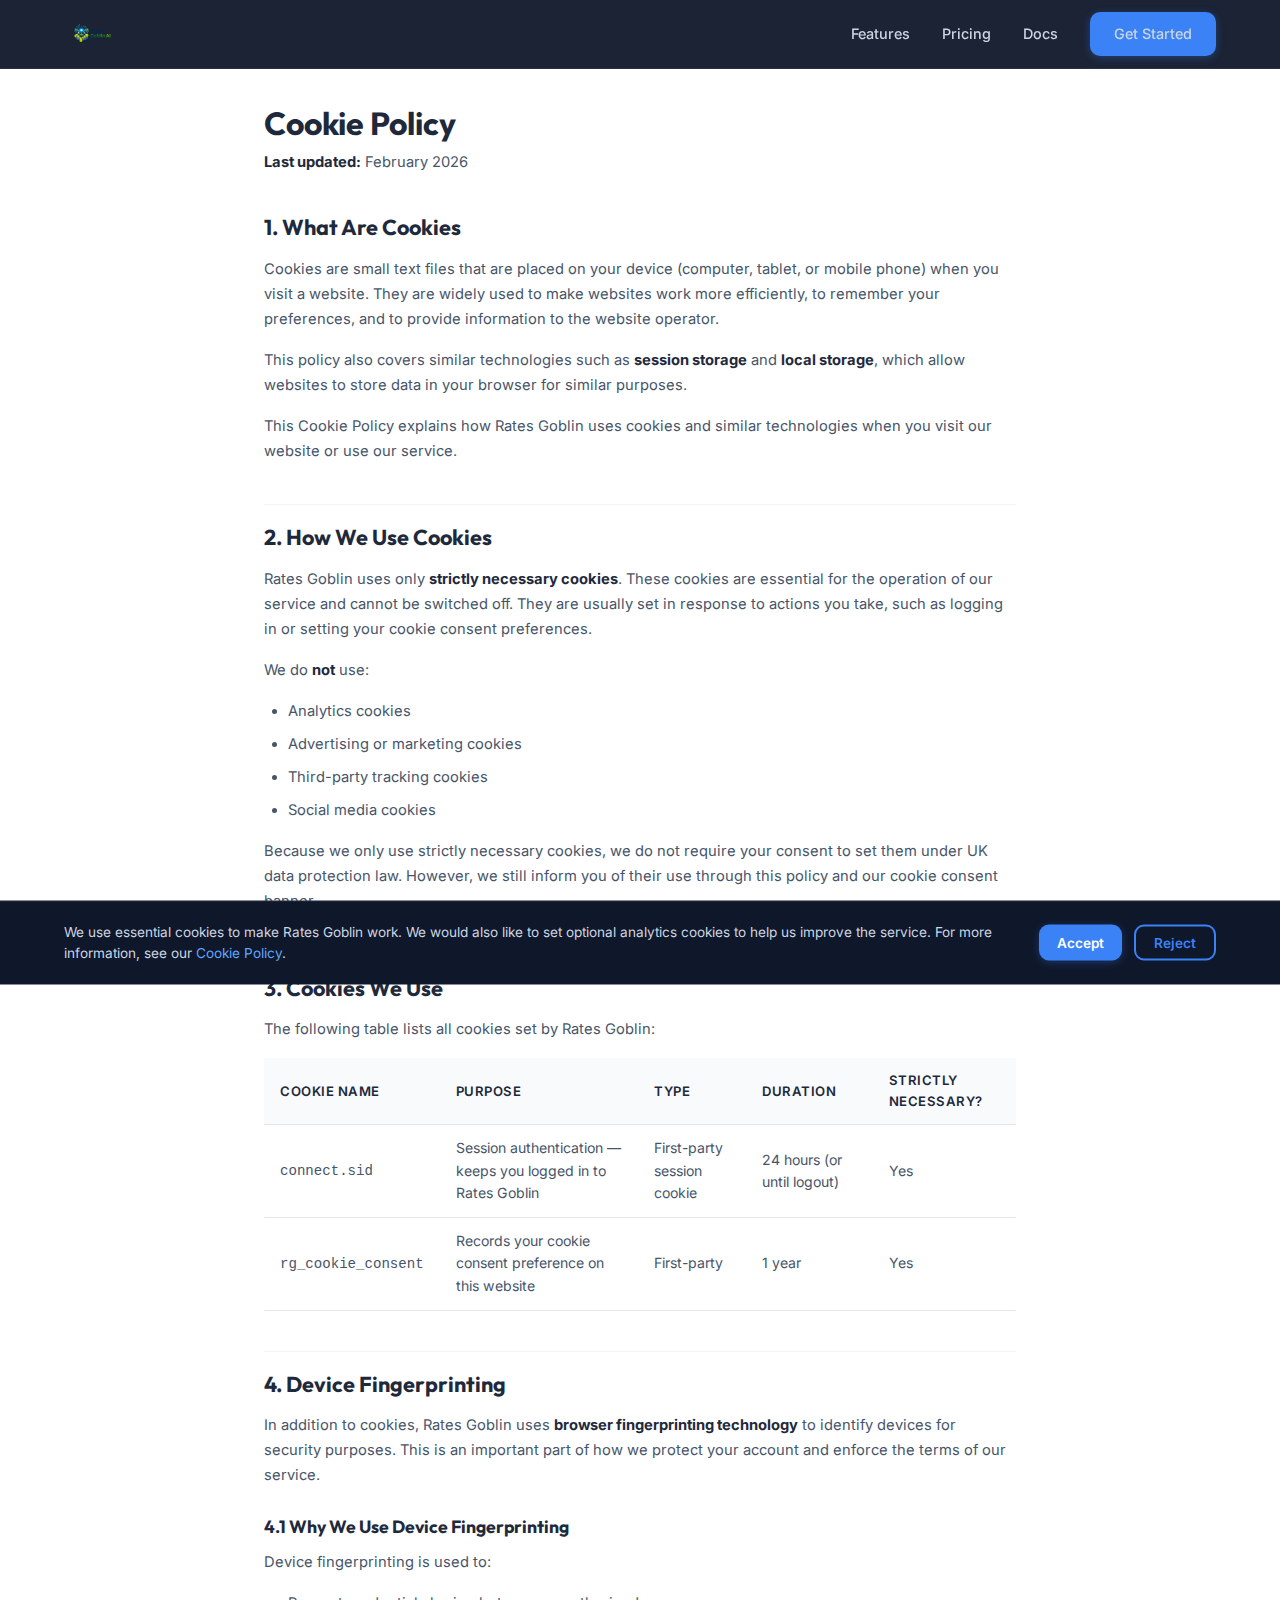
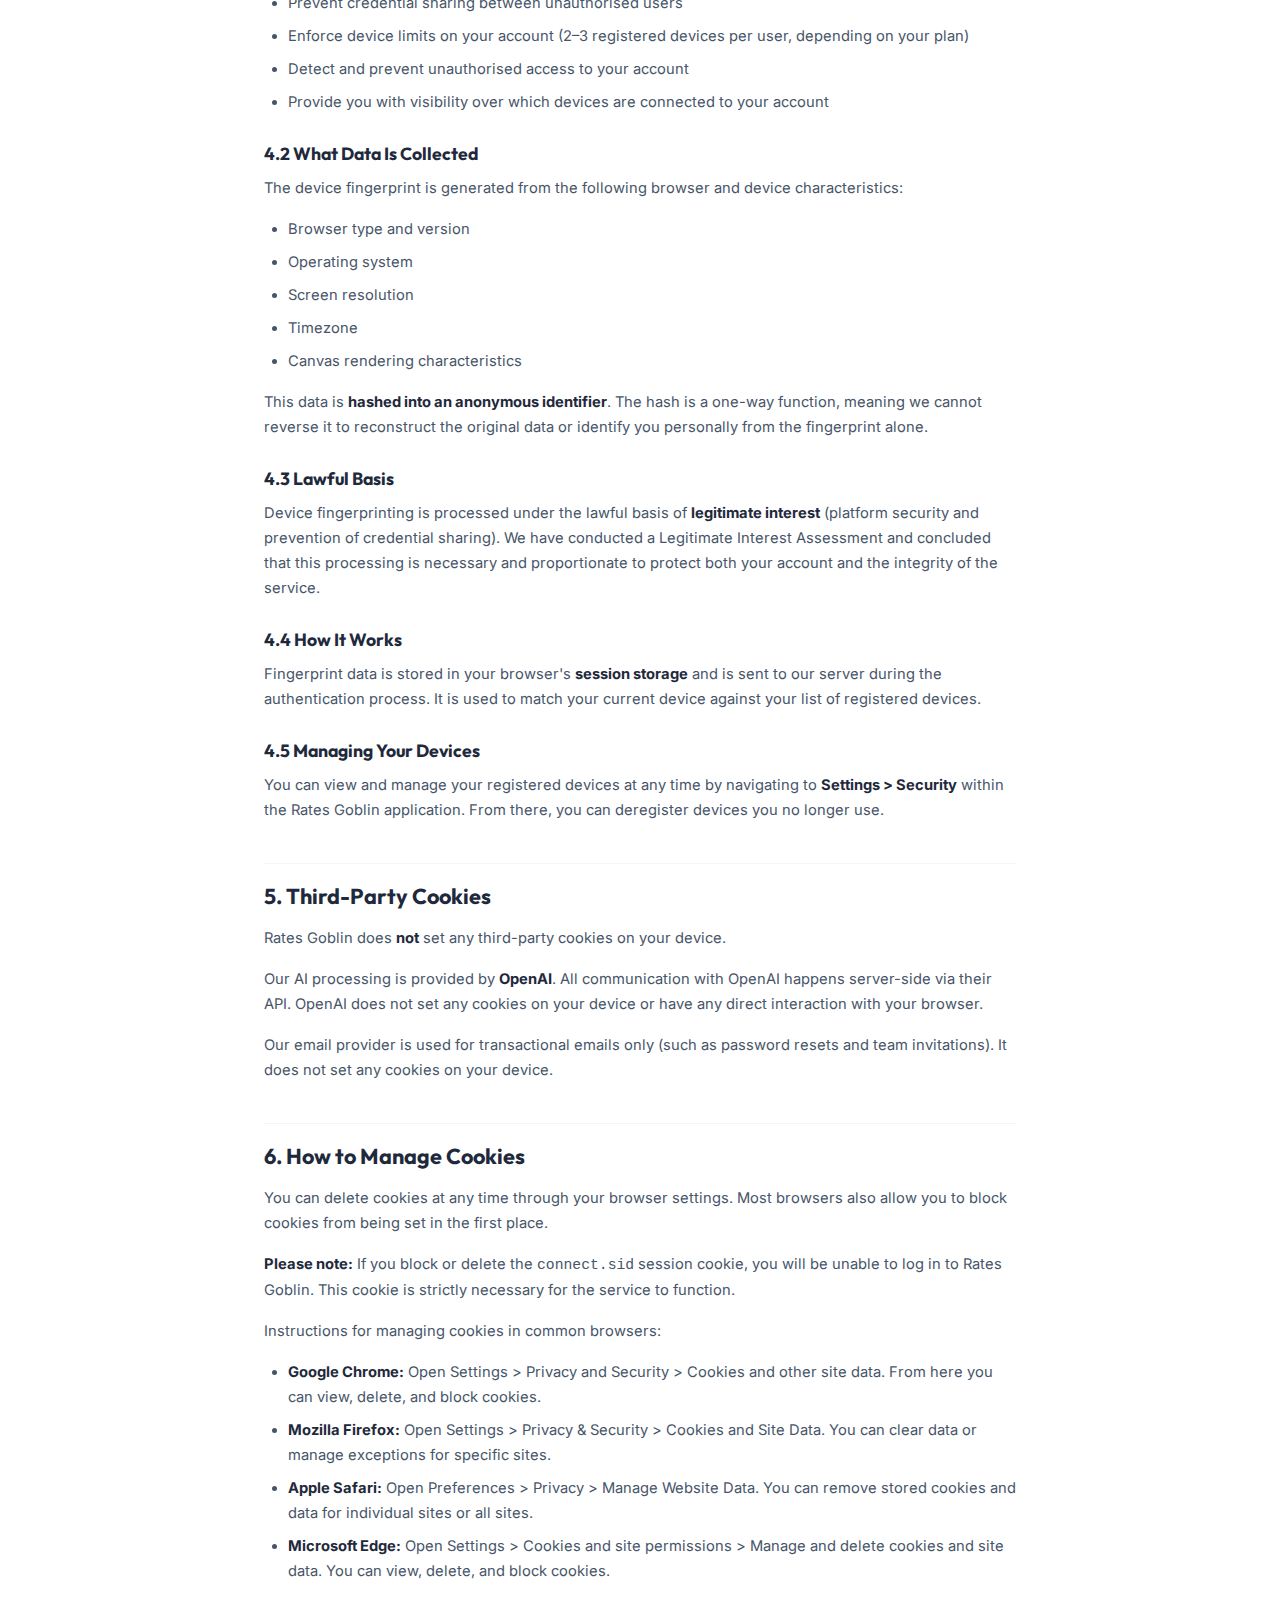
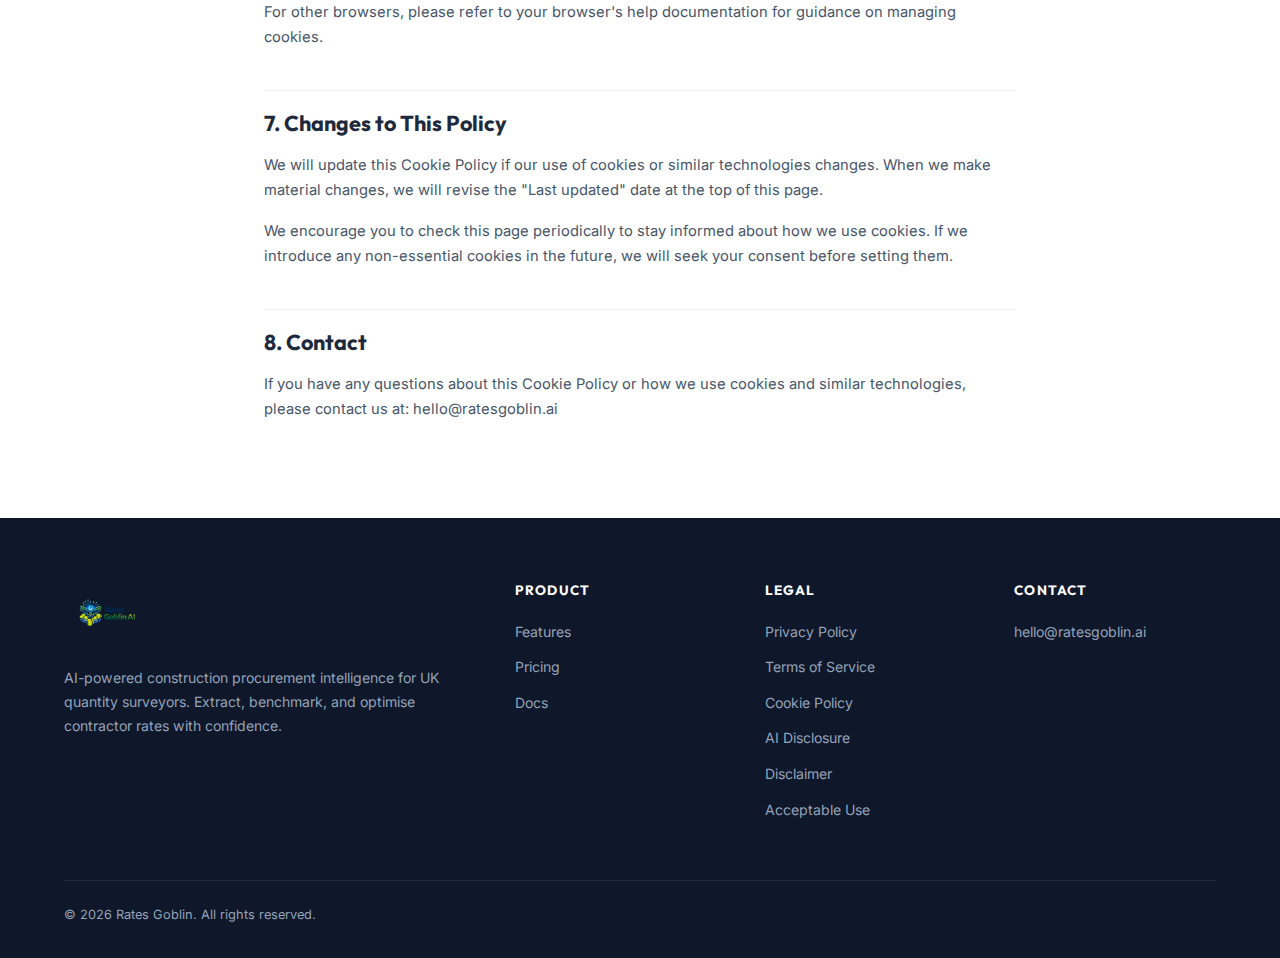
<file: cookies.html>
<!DOCTYPE html>
<html lang="en-GB">
<head>
    <meta charset="UTF-8">
    <meta name="viewport" content="width=device-width, initial-scale=1.0">
    <meta name="description" content="Cookie Policy for Rates Goblin — how we use cookies and device fingerprinting on our UK construction procurement platform.">
    <title>Cookie Policy — Rates Goblin</title>
    <link rel="preconnect" href="https://fonts.googleapis.com">
    <link rel="preconnect" href="https://fonts.gstatic.com" crossorigin>
    <link href="https://fonts.googleapis.com/css2?family=Inter:wght@400;500;600;700&family=Outfit:wght@500;600;700;800&display=swap" rel="stylesheet">
    <link rel="stylesheet" href="css/style.css">
    <link rel="icon" type="image/png" href="images/favicon.png">
</head>
<body>

    <!-- ========== HEADER / NAVIGATION ========== -->
    <header class="site-header" id="header">
        <nav class="nav-container">
            <a href="index.html" class="nav-logo" aria-label="Rates Goblin Home">
                <img src="images/logo-nav.png" alt="Rates Goblin" class="nav-logo-img">
            </a>

            <button class="mobile-menu-toggle" id="mobile-menu-toggle" aria-label="Toggle navigation menu" aria-expanded="false">
                <span aria-hidden="true">&#9776;</span>
            </button>

            <ul class="nav-links" id="nav-links" role="list">
                <li><a href="features.html">Features</a></li>
                <li><a href="pricing.html">Pricing</a></li>
                <li><a href="docs.html">Docs</a></li>
                <li><a href="https://app.ratesgoblin.ai" class="btn btn-primary btn-nav">Get Started</a></li>
            </ul>
        </nav>
    </header>

    <main>
        <div class="legal-page">
            <div class="container">

                <h1>Cookie Policy</h1>
                <p><strong>Last updated:</strong> February 2026</p>

                <!-- ==================== 1. WHAT ARE COOKIES ==================== -->
                <h2>1. What Are Cookies</h2>
                <p>
                    Cookies are small text files that are placed on your device (computer, tablet, or mobile phone) when
                    you visit a website. They are widely used to make websites work more efficiently, to remember your
                    preferences, and to provide information to the website operator.
                </p>
                <p>
                    This policy also covers similar technologies such as <strong>session storage</strong> and
                    <strong>local storage</strong>, which allow websites to store data in your browser for similar
                    purposes.
                </p>
                <p>
                    This Cookie Policy explains how Rates Goblin uses cookies and similar technologies when you
                    visit our website or use our service.
                </p>

                <!-- ==================== 2. HOW WE USE COOKIES ==================== -->
                <h2>2. How We Use Cookies</h2>
                <p>
                    Rates Goblin uses only <strong>strictly necessary cookies</strong>. These cookies are essential
                    for the operation of our service and cannot be switched off. They are usually set in response to
                    actions you take, such as logging in or setting your cookie consent preferences.
                </p>
                <p>
                    We do <strong>not</strong> use:
                </p>
                <ul>
                    <li>Analytics cookies</li>
                    <li>Advertising or marketing cookies</li>
                    <li>Third-party tracking cookies</li>
                    <li>Social media cookies</li>
                </ul>
                <p>
                    Because we only use strictly necessary cookies, we do not require your consent to set them under
                    UK data protection law. However, we still inform you of their use through this policy and our
                    cookie consent banner.
                </p>

                <!-- ==================== 3. COOKIE TABLE ==================== -->
                <h2>3. Cookies We Use</h2>
                <p>
                    The following table lists all cookies set by Rates Goblin:
                </p>

                <div class="table-wrapper">
                    <table class="legal-table">
                        <thead>
                            <tr>
                                <th>Cookie Name</th>
                                <th>Purpose</th>
                                <th>Type</th>
                                <th>Duration</th>
                                <th>Strictly Necessary?</th>
                            </tr>
                        </thead>
                        <tbody>
                            <tr>
                                <td><code>connect.sid</code></td>
                                <td>Session authentication &mdash; keeps you logged in to Rates Goblin</td>
                                <td>First-party session cookie</td>
                                <td>24 hours (or until logout)</td>
                                <td>Yes</td>
                            </tr>
                            <tr>
                                <td><code>rg_cookie_consent</code></td>
                                <td>Records your cookie consent preference on this website</td>
                                <td>First-party</td>
                                <td>1 year</td>
                                <td>Yes</td>
                            </tr>
                        </tbody>
                    </table>
                </div>

                <!-- ==================== 4. DEVICE FINGERPRINTING ==================== -->
                <h2>4. Device Fingerprinting</h2>
                <p>
                    In addition to cookies, Rates Goblin uses <strong>browser fingerprinting technology</strong>
                    to identify devices for security purposes. This is an important part of how we protect your
                    account and enforce the terms of our service.
                </p>

                <h3>4.1 Why We Use Device Fingerprinting</h3>
                <p>
                    Device fingerprinting is used to:
                </p>
                <ul>
                    <li>Prevent credential sharing between unauthorised users</li>
                    <li>Enforce device limits on your account (2&ndash;3 registered devices per user, depending on your plan)</li>
                    <li>Detect and prevent unauthorised access to your account</li>
                    <li>Provide you with visibility over which devices are connected to your account</li>
                </ul>

                <h3>4.2 What Data Is Collected</h3>
                <p>
                    The device fingerprint is generated from the following browser and device characteristics:
                </p>
                <ul>
                    <li>Browser type and version</li>
                    <li>Operating system</li>
                    <li>Screen resolution</li>
                    <li>Timezone</li>
                    <li>Canvas rendering characteristics</li>
                </ul>
                <p>
                    This data is <strong>hashed into an anonymous identifier</strong>. The hash is a one-way function,
                    meaning we cannot reverse it to reconstruct the original data or identify you personally from the
                    fingerprint alone.
                </p>

                <h3>4.3 Lawful Basis</h3>
                <p>
                    Device fingerprinting is processed under the lawful basis of <strong>legitimate interest</strong>
                    (platform security and prevention of credential sharing). We have conducted a Legitimate Interest
                    Assessment and concluded that this processing is necessary and proportionate to protect both your
                    account and the integrity of the service.
                </p>

                <h3>4.4 How It Works</h3>
                <p>
                    Fingerprint data is stored in your browser's <strong>session storage</strong> and is sent to our
                    server during the authentication process. It is used to match your current device against your list
                    of registered devices.
                </p>

                <h3>4.5 Managing Your Devices</h3>
                <p>
                    You can view and manage your registered devices at any time by navigating to
                    <strong>Settings &gt; Security</strong> within the Rates Goblin application. From there, you can
                    deregister devices you no longer use.
                </p>

                <!-- ==================== 5. THIRD-PARTY COOKIES ==================== -->
                <h2>5. Third-Party Cookies</h2>
                <p>
                    Rates Goblin does <strong>not</strong> set any third-party cookies on your device.
                </p>
                <p>
                    Our AI processing is provided by <strong>OpenAI</strong>. All communication with OpenAI happens
                    server-side via their API. OpenAI does not set any cookies on your device or have any direct
                    interaction with your browser.
                </p>
                <p>
                    Our email provider is used for transactional emails only (such as password resets and team
                    invitations). It does not set any cookies on your device.
                </p>

                <!-- ==================== 6. HOW TO MANAGE COOKIES ==================== -->
                <h2>6. How to Manage Cookies</h2>
                <p>
                    You can delete cookies at any time through your browser settings. Most browsers also allow you to
                    block cookies from being set in the first place.
                </p>
                <p>
                    <strong>Please note:</strong> If you block or delete the <code>connect.sid</code> session cookie,
                    you will be unable to log in to Rates Goblin. This cookie is strictly necessary for the service
                    to function.
                </p>
                <p>
                    Instructions for managing cookies in common browsers:
                </p>
                <ul>
                    <li>
                        <strong>Google Chrome:</strong> Open Settings &gt; Privacy and Security &gt; Cookies and other
                        site data. From here you can view, delete, and block cookies.
                    </li>
                    <li>
                        <strong>Mozilla Firefox:</strong> Open Settings &gt; Privacy &amp; Security &gt; Cookies and
                        Site Data. You can clear data or manage exceptions for specific sites.
                    </li>
                    <li>
                        <strong>Apple Safari:</strong> Open Preferences &gt; Privacy &gt; Manage Website Data. You can
                        remove stored cookies and data for individual sites or all sites.
                    </li>
                    <li>
                        <strong>Microsoft Edge:</strong> Open Settings &gt; Cookies and site permissions &gt; Manage
                        and delete cookies and site data. You can view, delete, and block cookies.
                    </li>
                </ul>
                <p>
                    For other browsers, please refer to your browser's help documentation for guidance on managing
                    cookies.
                </p>

                <!-- ==================== 7. CHANGES ==================== -->
                <h2>7. Changes to This Policy</h2>
                <p>
                    We will update this Cookie Policy if our use of cookies or similar technologies changes. When we
                    make material changes, we will revise the "Last updated" date at the top of this page.
                </p>
                <p>
                    We encourage you to check this page periodically to stay informed about how we use cookies. If we
                    introduce any non-essential cookies in the future, we will seek your consent before setting them.
                </p>

                <!-- ==================== 8. CONTACT ==================== -->
                <h2>8. Contact</h2>
                <p>
                    If you have any questions about this Cookie Policy or how we use cookies and similar technologies,
                    please contact us at: hello@ratesgoblin.ai
                </p>

            </div>
        </div>
    </main>

    <!-- ========== FOOTER ========== -->
    <footer class="site-footer">
        <div class="container">
            <div class="footer-grid">
                <!-- Brand Column -->
                <div class="footer-col footer-brand">
                    <a href="index.html" class="footer-logo" aria-label="Rates Goblin Home">
                        <img src="images/logo-footer.png" alt="Rates Goblin" class="footer-logo-img">
                    </a>
                    <p>
                        AI-powered construction procurement intelligence for UK quantity surveyors.
                        Extract, benchmark, and optimise contractor rates with confidence.
                    </p>
                </div>

                <!-- Product Links -->
                <div class="footer-col">
                    <h4>Product</h4>
                    <ul role="list">
                        <li><a href="features.html">Features</a></li>
                        <li><a href="pricing.html">Pricing</a></li>
                        <li><a href="docs.html">Docs</a></li>
                    </ul>
                </div>

                <!-- Legal Links -->
                <div class="footer-col">
                    <h4>Legal</h4>
                    <ul role="list">
                        <li><a href="privacy.html">Privacy Policy</a></li>
                        <li><a href="terms.html">Terms of Service</a></li>
                        <li><a href="cookies.html">Cookie Policy</a></li>
                        <li><a href="ai-disclosure.html">AI Disclosure</a></li>
                        <li><a href="disclaimer.html">Disclaimer</a></li>
                        <li><a href="acceptable-use.html">Acceptable Use</a></li>
                    </ul>
                </div>

                <!-- Contact Column -->
                <div class="footer-col">
                    <h4>Contact</h4>
                    <ul role="list">
                        <li><a href="mailto:hello@ratesgoblin.ai">hello@ratesgoblin.ai</a></li>
                    </ul>
                </div>
            </div>

            <div class="footer-bottom">
                <p>&copy; 2026 Rates Goblin. All rights reserved.</p>
            </div>
        </div>
    </footer>

    <!-- ========== COOKIE CONSENT BANNER ========== -->
    <div class="cookie-banner" id="cookie-banner" role="dialog" aria-label="Cookie consent" aria-describedby="cookie-banner-text">
        <div class="cookie-banner-inner">
            <p id="cookie-banner-text">
                We use essential cookies to make Rates Goblin work. We would also like to set optional
                analytics cookies to help us improve the service. For more information, see our
                <a href="cookies.html">Cookie Policy</a>.
            </p>
            <div class="cookie-banner-actions">
                <button class="btn btn-primary btn-sm" id="cookie-accept">Accept</button>
                <button class="btn btn-outline btn-sm" id="cookie-reject">Reject</button>
            </div>
        </div>
    </div>

    <script src="js/main.js"></script>
</body>
</html>
</file>
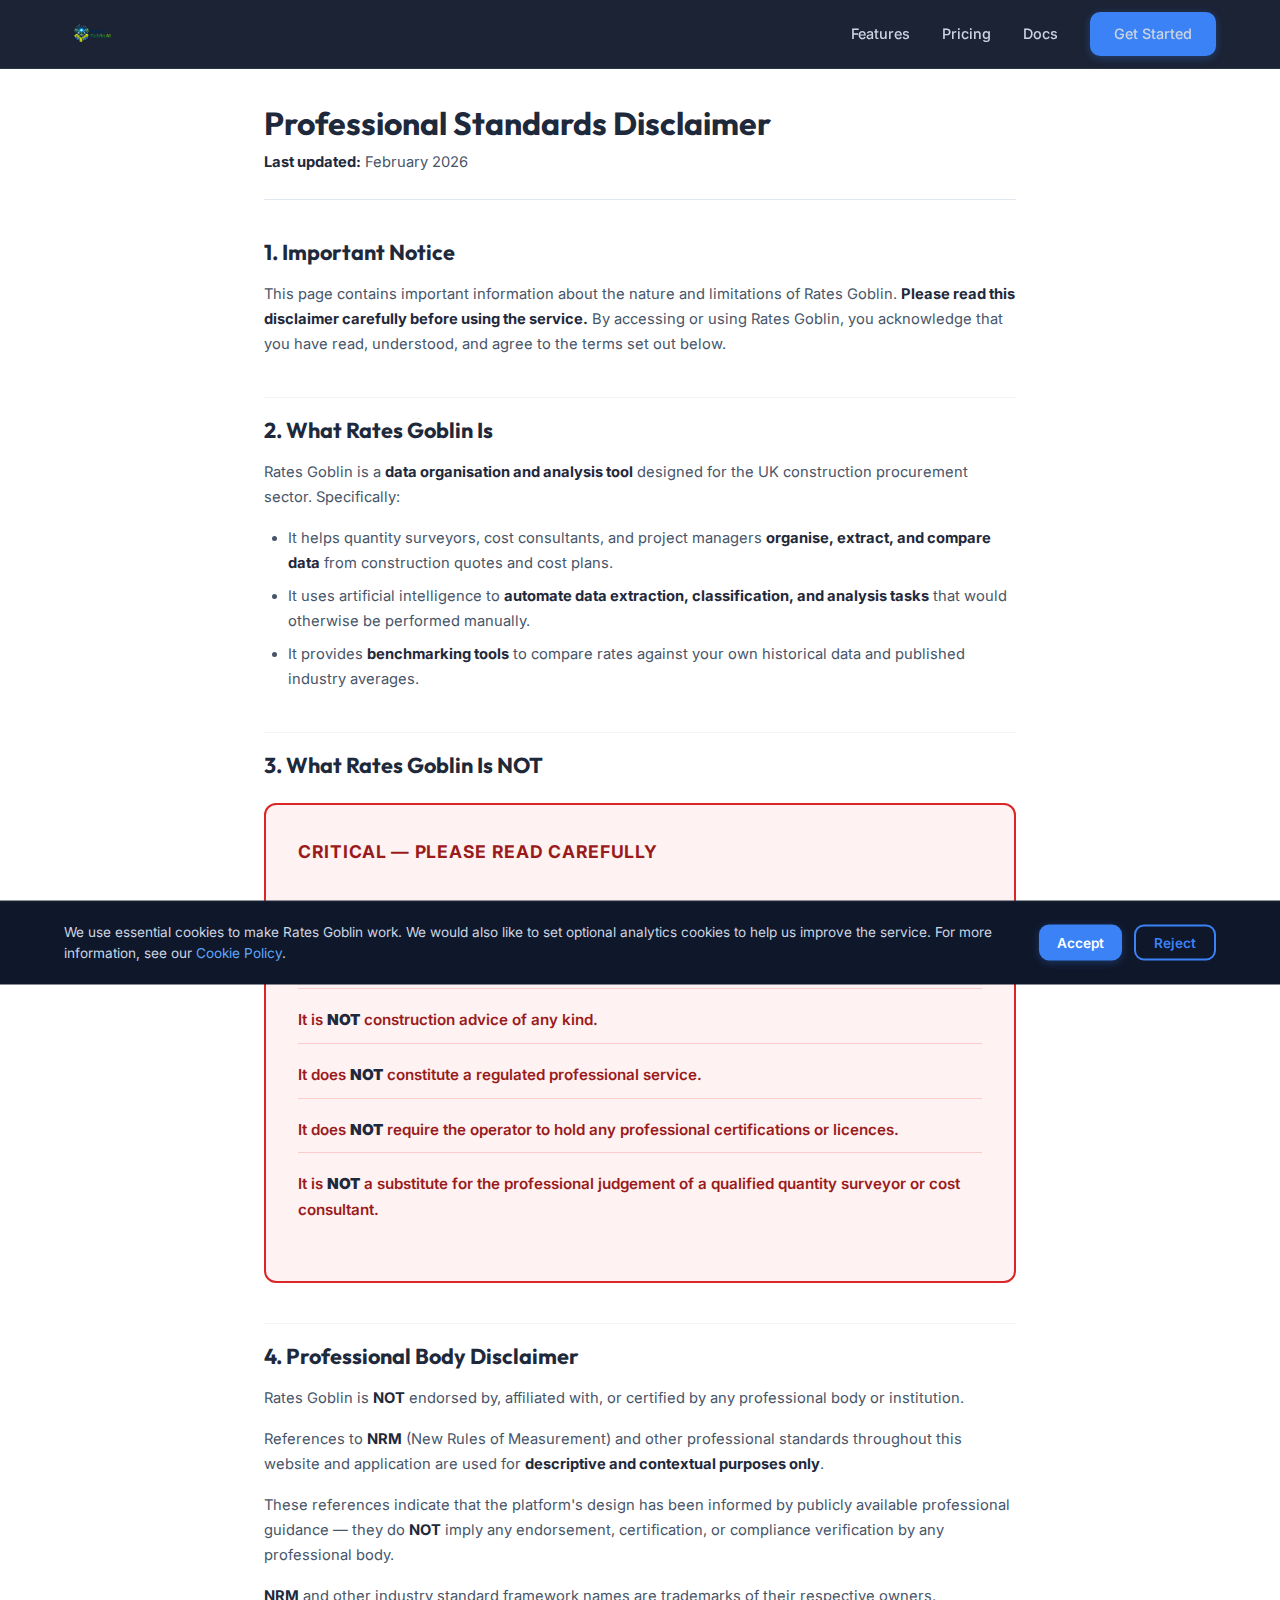
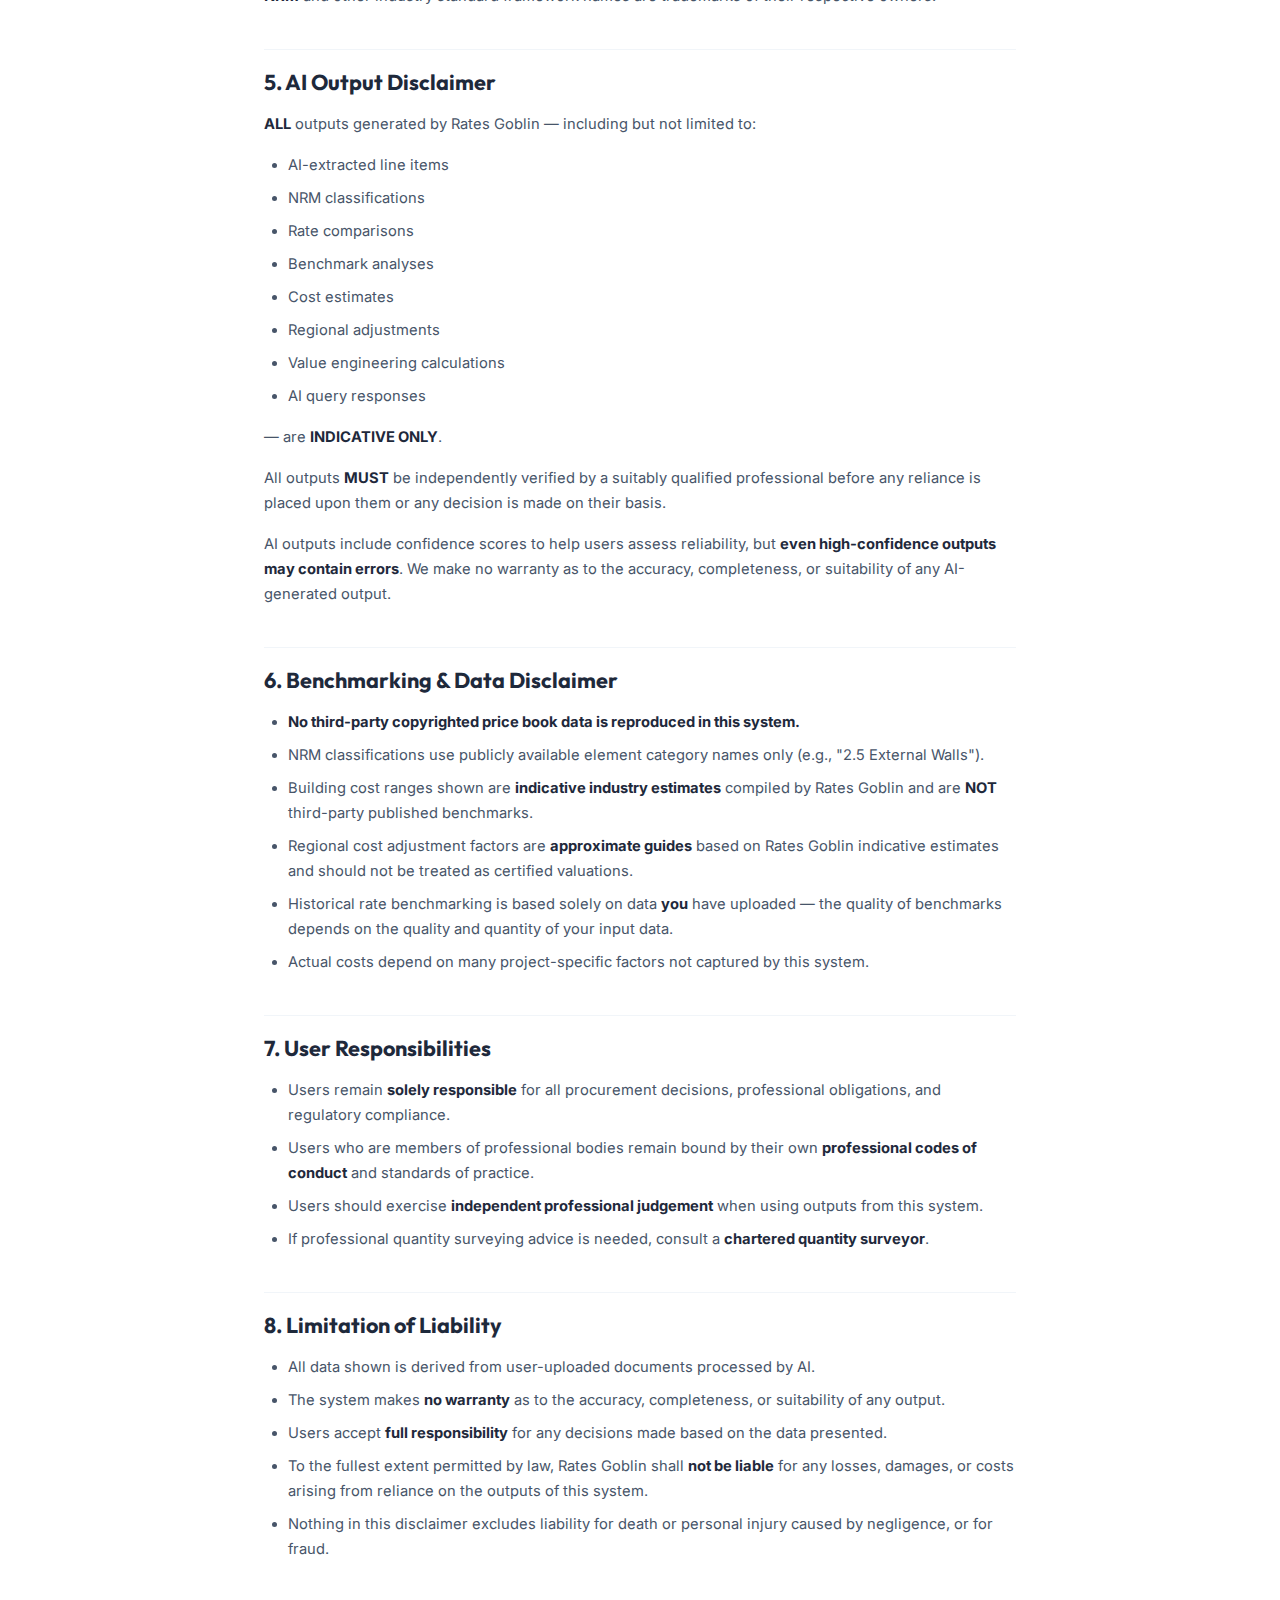
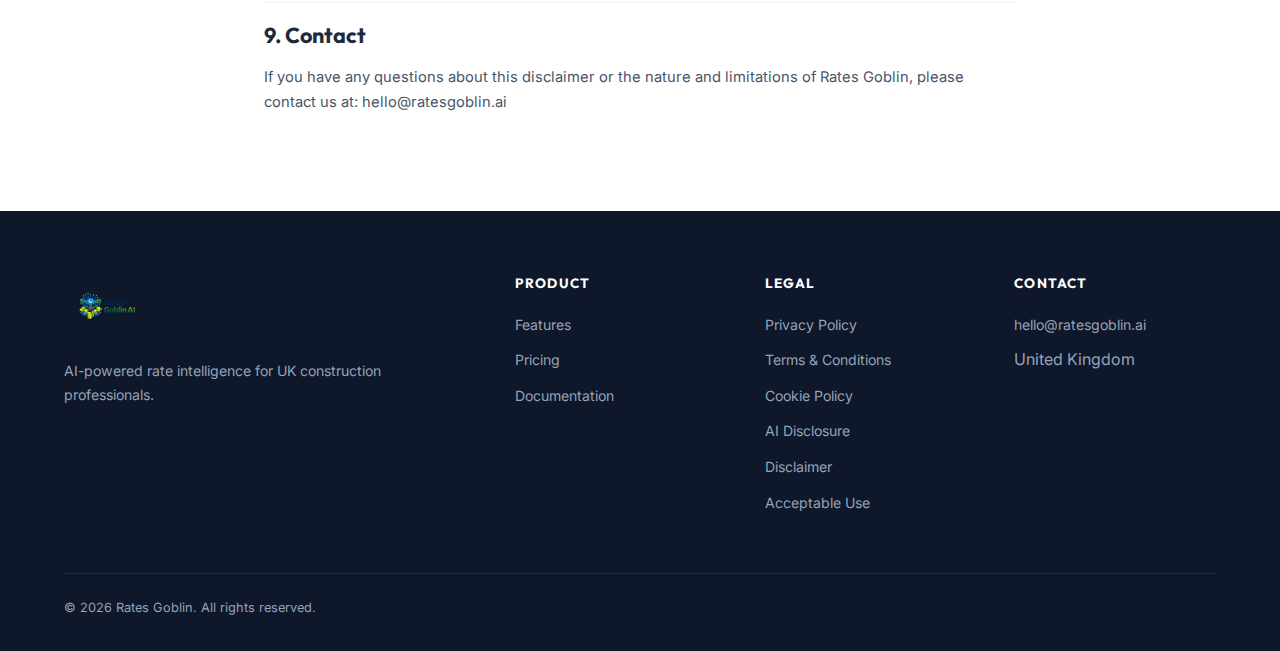
<file: disclaimer.html>
<!DOCTYPE html>
<html lang="en-GB">
<head>
    <meta charset="UTF-8">
    <meta name="viewport" content="width=device-width, initial-scale=1.0">
    <meta name="description" content="Professional Standards Disclaimer for Rates Goblin — important information about the nature, limitations, and intended use of this AI-powered construction procurement tool.">
    <title>Professional Standards Disclaimer — Rates Goblin</title>
    <link rel="preconnect" href="https://fonts.googleapis.com">
    <link rel="preconnect" href="https://fonts.gstatic.com" crossorigin>
    <link href="https://fonts.googleapis.com/css2?family=Inter:wght@400;500;600;700&family=Outfit:wght@500;600;700;800&display=swap" rel="stylesheet">
    <link rel="stylesheet" href="css/style.css">
    <link rel="icon" type="image/png" href="images/favicon.png">
</head>
<body>

    <!-- ========== HEADER / NAVIGATION ========== -->
    <header class="site-header" id="header">
        <nav class="nav-container">
            <a href="index.html" class="nav-logo" aria-label="Rates Goblin Home">
                <img src="images/logo-nav.png" alt="Rates Goblin" class="nav-logo-img">
            </a>

            <button class="mobile-menu-toggle" id="mobile-menu-toggle" aria-label="Toggle navigation menu" aria-expanded="false">
                <span aria-hidden="true">&#9776;</span>
            </button>

            <ul class="nav-links" id="nav-links" role="list">
                <li><a href="index.html#features">Features</a></li>
                <li><a href="pricing.html">Pricing</a></li>
                <li><a href="docs.html">Docs</a></li>
                <li><a href="https://app.ratesgoblin.ai" class="btn btn-primary btn-nav">Get Started</a></li>
            </ul>
        </nav>
    </header>

    <main>
        <div class="legal-page">
            <div class="container">

                <h1>Professional Standards Disclaimer</h1>
                <p class="legal-meta"><strong>Last updated:</strong> February 2026</p>

                <!-- ==================== 1. IMPORTANT NOTICE ==================== -->
                <h2>1. Important Notice</h2>
                <p>
                    This page contains important information about the nature and limitations of Rates Goblin.
                    <strong>Please read this disclaimer carefully before using the service.</strong> By accessing or
                    using Rates Goblin, you acknowledge that you have read, understood, and agree to the terms
                    set out below.
                </p>

                <!-- ==================== 2. WHAT RATE GOBLIN AI IS ==================== -->
                <h2>2. What Rates Goblin Is</h2>
                <p>
                    Rates Goblin is a <strong>data organisation and analysis tool</strong> designed for the UK
                    construction procurement sector. Specifically:
                </p>
                <ul>
                    <li>
                        It helps quantity surveyors, cost consultants, and project managers <strong>organise, extract,
                        and compare data</strong> from construction quotes and cost plans.
                    </li>
                    <li>
                        It uses artificial intelligence to <strong>automate data extraction, classification, and
                        analysis tasks</strong> that would otherwise be performed manually.
                    </li>
                    <li>
                        It provides <strong>benchmarking tools</strong> to compare rates against your own historical
                        data and published industry averages.
                    </li>
                </ul>

                <!-- ==================== 3. WHAT RATE GOBLIN AI IS NOT ==================== -->
                <h2>3. What Rates Goblin Is NOT</h2>
                <div style="background: #fef2f2; border: 2px solid #dc2626; border-radius: 12px; padding: 32px; margin: 24px 0;">
                    <p style="font-size: 1.1rem; font-weight: 700; color: #991b1b; margin-bottom: 20px; text-transform: uppercase; letter-spacing: 0.04em;">
                        Critical &mdash; Please Read Carefully
                    </p>
                    <ul style="list-style: none; padding-left: 0;">
                        <li style="padding: 10px 0; border-bottom: 1px solid #fecaca; font-size: 0.95rem; color: #991b1b; font-weight: 600;">
                            Rates Goblin is <strong>NOT</strong> professional quantity surveying advice.
                        </li>
                        <li style="padding: 10px 0; border-bottom: 1px solid #fecaca; font-size: 0.95rem; color: #991b1b; font-weight: 600;">
                            It is <strong>NOT</strong> cost consultancy advice.
                        </li>
                        <li style="padding: 10px 0; border-bottom: 1px solid #fecaca; font-size: 0.95rem; color: #991b1b; font-weight: 600;">
                            It is <strong>NOT</strong> construction advice of any kind.
                        </li>
                        <li style="padding: 10px 0; border-bottom: 1px solid #fecaca; font-size: 0.95rem; color: #991b1b; font-weight: 600;">
                            It does <strong>NOT</strong> constitute a regulated professional service.
                        </li>
                        <li style="padding: 10px 0; border-bottom: 1px solid #fecaca; font-size: 0.95rem; color: #991b1b; font-weight: 600;">
                            It does <strong>NOT</strong> require the operator to hold any professional certifications or licences.
                        </li>
                        <li style="padding: 10px 0; font-size: 0.95rem; color: #991b1b; font-weight: 600;">
                            It is <strong>NOT</strong> a substitute for the professional judgement of a qualified quantity surveyor or cost consultant.
                        </li>
                    </ul>
                </div>

                <!-- ==================== 4. PROFESSIONAL BODY DISCLAIMER ==================== -->
                <h2>4. Professional Body Disclaimer</h2>
                <p>
                    Rates Goblin is <strong>NOT</strong> endorsed by, affiliated with, or certified by
                    any professional body or institution.
                </p>
                <p>
                    References to <strong>NRM</strong> (New Rules of Measurement) and other professional standards
                    throughout this website and application are used for
                    <strong>descriptive and contextual purposes only</strong>.
                </p>
                <p>
                    These references indicate that the platform's design has been informed by publicly available
                    professional guidance &mdash; they do <strong>NOT</strong> imply any endorsement, certification,
                    or compliance verification by any professional body.
                </p>
                <p>
                    <strong>NRM</strong> and other industry standard framework names are trademarks of their
                    respective owners.
                </p>

                <!-- ==================== 5. AI OUTPUT DISCLAIMER ==================== -->
                <h2>5. AI Output Disclaimer</h2>
                <p>
                    <strong>ALL</strong> outputs generated by Rates Goblin &mdash; including but not limited to:
                </p>
                <ul>
                    <li>AI-extracted line items</li>
                    <li>NRM classifications</li>
                    <li>Rate comparisons</li>
                    <li>Benchmark analyses</li>
                    <li>Cost estimates</li>
                    <li>Regional adjustments</li>
                    <li>Value engineering calculations</li>
                    <li>AI query responses</li>
                </ul>
                <p>
                    &mdash; are <strong>INDICATIVE ONLY</strong>.
                </p>
                <p>
                    All outputs <strong>MUST</strong> be independently verified by a suitably qualified professional
                    before any reliance is placed upon them or any decision is made on their basis.
                </p>
                <p>
                    AI outputs include confidence scores to help users assess reliability, but <strong>even
                    high-confidence outputs may contain errors</strong>. We make no warranty as to the accuracy,
                    completeness, or suitability of any AI-generated output.
                </p>

                <!-- ==================== 6. BENCHMARKING & DATA DISCLAIMER ==================== -->
                <h2>6. Benchmarking &amp; Data Disclaimer</h2>
                <ul>
                    <li>
                        <strong>No third-party copyrighted price book data is reproduced
                        in this system.</strong>
                    </li>
                    <li>
                        NRM classifications use publicly available element category names only (e.g., "2.5 External
                        Walls").
                    </li>
                    <li>
                        Building cost ranges shown are <strong>indicative industry estimates</strong> compiled by
                        Rates Goblin and are <strong>NOT</strong> third-party published benchmarks.
                    </li>
                    <li>
                        Regional cost adjustment factors are <strong>approximate guides</strong> based on
                        Rates Goblin indicative estimates and should not be treated as certified valuations.
                    </li>
                    <li>
                        Historical rate benchmarking is based solely on data <strong>you</strong> have uploaded
                        &mdash; the quality of benchmarks depends on the quality and quantity of your input data.
                    </li>
                    <li>
                        Actual costs depend on many project-specific factors not captured by this system.
                    </li>
                </ul>

                <!-- ==================== 7. USER RESPONSIBILITIES ==================== -->
                <h2>7. User Responsibilities</h2>
                <ul>
                    <li>
                        Users remain <strong>solely responsible</strong> for all procurement decisions, professional
                        obligations, and regulatory compliance.
                    </li>
                    <li>
                        Users who are members of professional bodies remain bound by their
                        own <strong>professional codes of conduct</strong> and standards of practice.
                    </li>
                    <li>
                        Users should exercise <strong>independent professional judgement</strong> when using outputs
                        from this system.
                    </li>
                    <li>
                        If professional quantity surveying advice is needed, consult a <strong>chartered
                        quantity surveyor</strong>.
                    </li>
                </ul>

                <!-- ==================== 8. LIMITATION OF LIABILITY ==================== -->
                <h2>8. Limitation of Liability</h2>
                <ul>
                    <li>
                        All data shown is derived from user-uploaded documents processed by AI.
                    </li>
                    <li>
                        The system makes <strong>no warranty</strong> as to the accuracy, completeness, or
                        suitability of any output.
                    </li>
                    <li>
                        Users accept <strong>full responsibility</strong> for any decisions made based on the
                        data presented.
                    </li>
                    <li>
                        To the fullest extent permitted by law, Rates Goblin shall <strong>not be liable</strong>
                        for any losses, damages, or costs arising from reliance on the outputs of this system.
                    </li>
                    <li>
                        Nothing in this disclaimer excludes liability for death or personal injury caused by
                        negligence, or for fraud.
                    </li>
                </ul>

                <!-- ==================== 9. CONTACT ==================== -->
                <h2>9. Contact</h2>
                <p>
                    If you have any questions about this disclaimer or the nature and limitations of Rates Goblin,
                    please contact us at: hello@ratesgoblin.ai
                </p>

            </div>
        </div>
    </main>

    <!-- ========== FOOTER ========== -->
    <footer class="site-footer">
        <div class="container">
            <div class="footer-grid">
                <!-- Brand Column -->
                <div class="footer-col footer-brand">
                    <a href="index.html" class="footer-logo" aria-label="Rates Goblin Home">
                        <img src="images/logo-footer.png" alt="Rates Goblin" class="footer-logo-img">
                    </a>
                    <p>
                        AI-powered rate intelligence for UK construction professionals.
                    </p>
                </div>

                <!-- Product Links -->
                <div class="footer-col">
                    <h4>Product</h4>
                    <ul role="list">
                        <li><a href="features.html">Features</a></li>
                        <li><a href="pricing.html">Pricing</a></li>
                        <li><a href="docs.html">Documentation</a></li>
                    </ul>
                </div>

                <!-- Legal Links -->
                <div class="footer-col">
                    <h4>Legal</h4>
                    <ul role="list">
                        <li><a href="privacy.html">Privacy Policy</a></li>
                        <li><a href="terms.html">Terms &amp; Conditions</a></li>
                        <li><a href="cookies.html">Cookie Policy</a></li>
                        <li><a href="ai-disclosure.html">AI Disclosure</a></li>
                        <li><a href="disclaimer.html">Disclaimer</a></li>
                        <li><a href="acceptable-use.html">Acceptable Use</a></li>
                    </ul>
                </div>

                <!-- Contact Column -->
                <div class="footer-col">
                    <h4>Contact</h4>
                    <ul role="list">
                        <li><a href="mailto:hello@ratesgoblin.ai">hello@ratesgoblin.ai</a></li>
                        <li>United Kingdom</li>
                    </ul>
                </div>
            </div>

            <div class="footer-bottom">
                <p>&copy; 2026 Rates Goblin. All rights reserved.</p>
            </div>
        </div>
    </footer>

    <!-- ========== COOKIE CONSENT BANNER ========== -->
    <div class="cookie-banner" id="cookie-banner" role="dialog" aria-label="Cookie consent" aria-describedby="cookie-banner-text">
        <div class="cookie-banner-inner">
            <p id="cookie-banner-text">
                We use essential cookies to make Rates Goblin work. We would also like to set optional
                analytics cookies to help us improve the service. For more information, see our
                <a href="cookies.html">Cookie Policy</a>.
            </p>
            <div class="cookie-banner-actions">
                <button class="btn btn-primary btn-sm" id="cookie-accept">Accept</button>
                <button class="btn btn-outline btn-sm" id="cookie-reject">Reject</button>
            </div>
        </div>
    </div>

    <script src="js/main.js"></script>
</body>
</html>
</file>
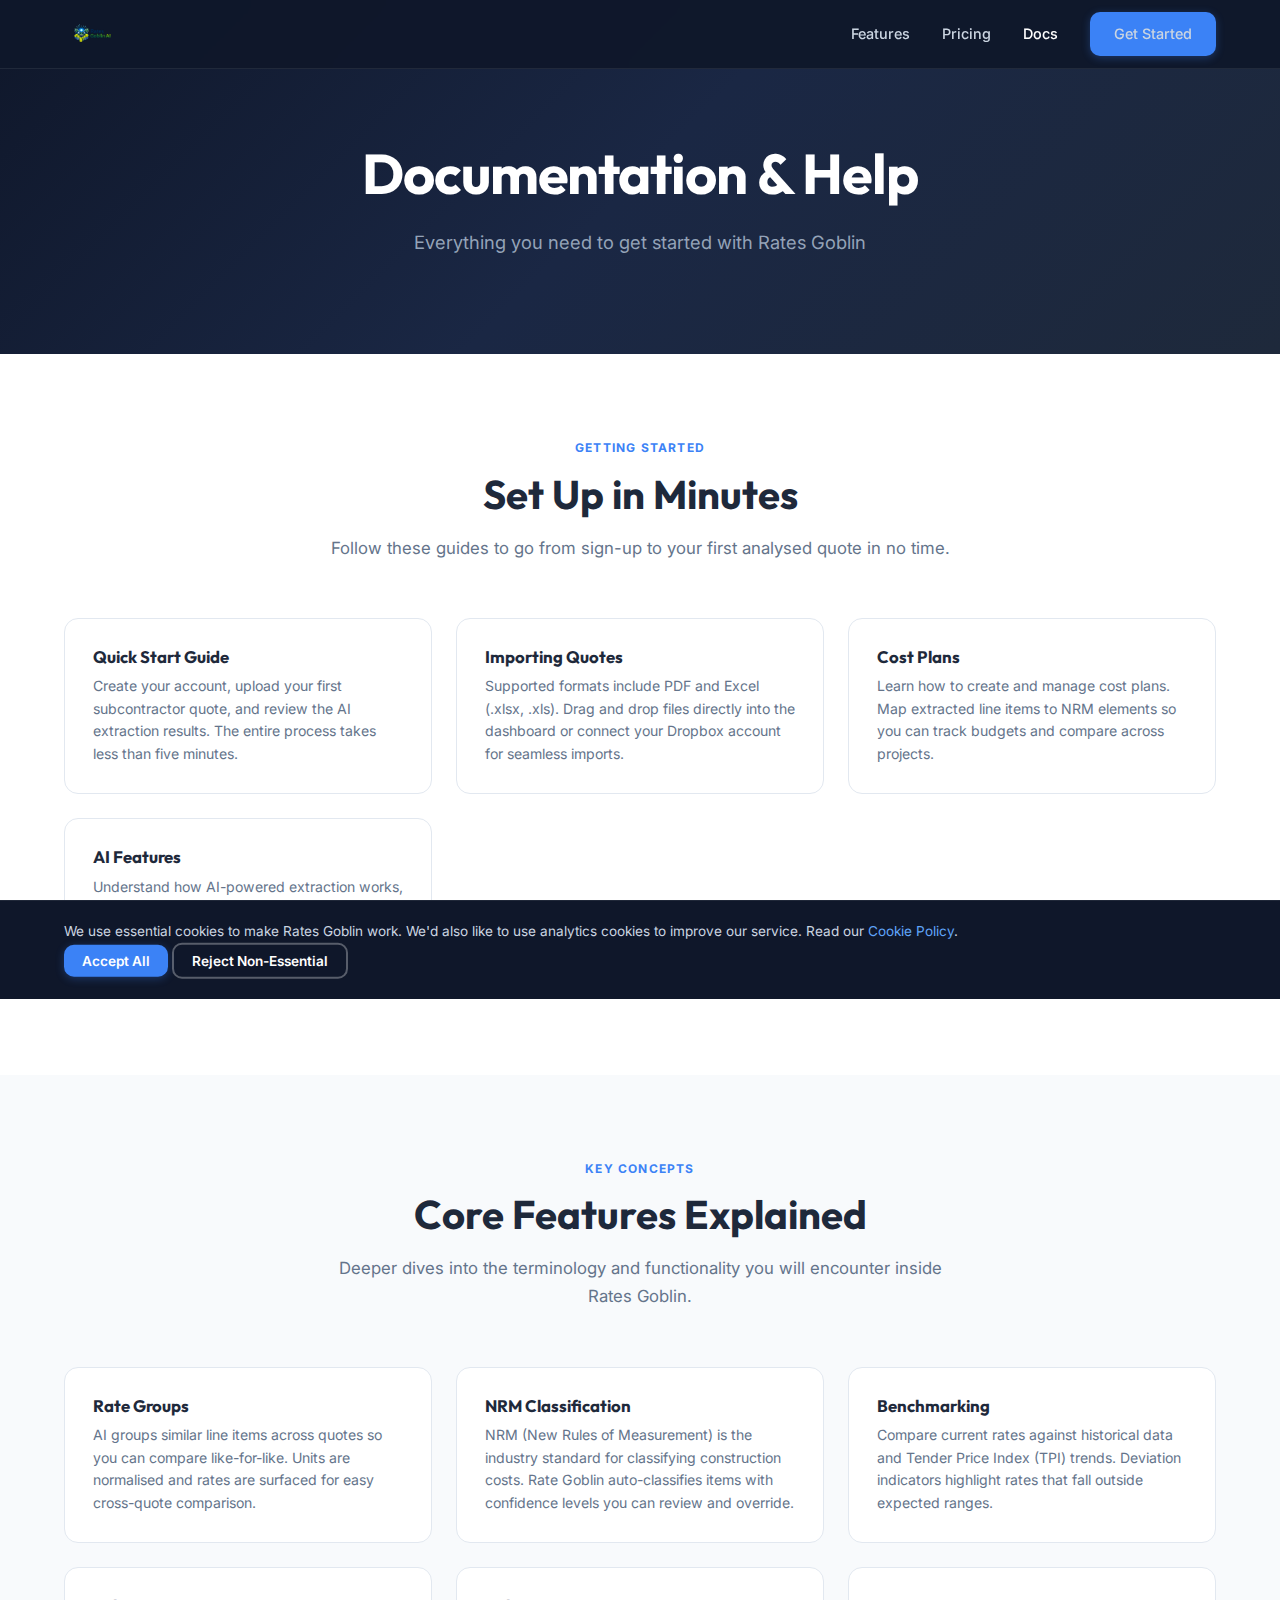
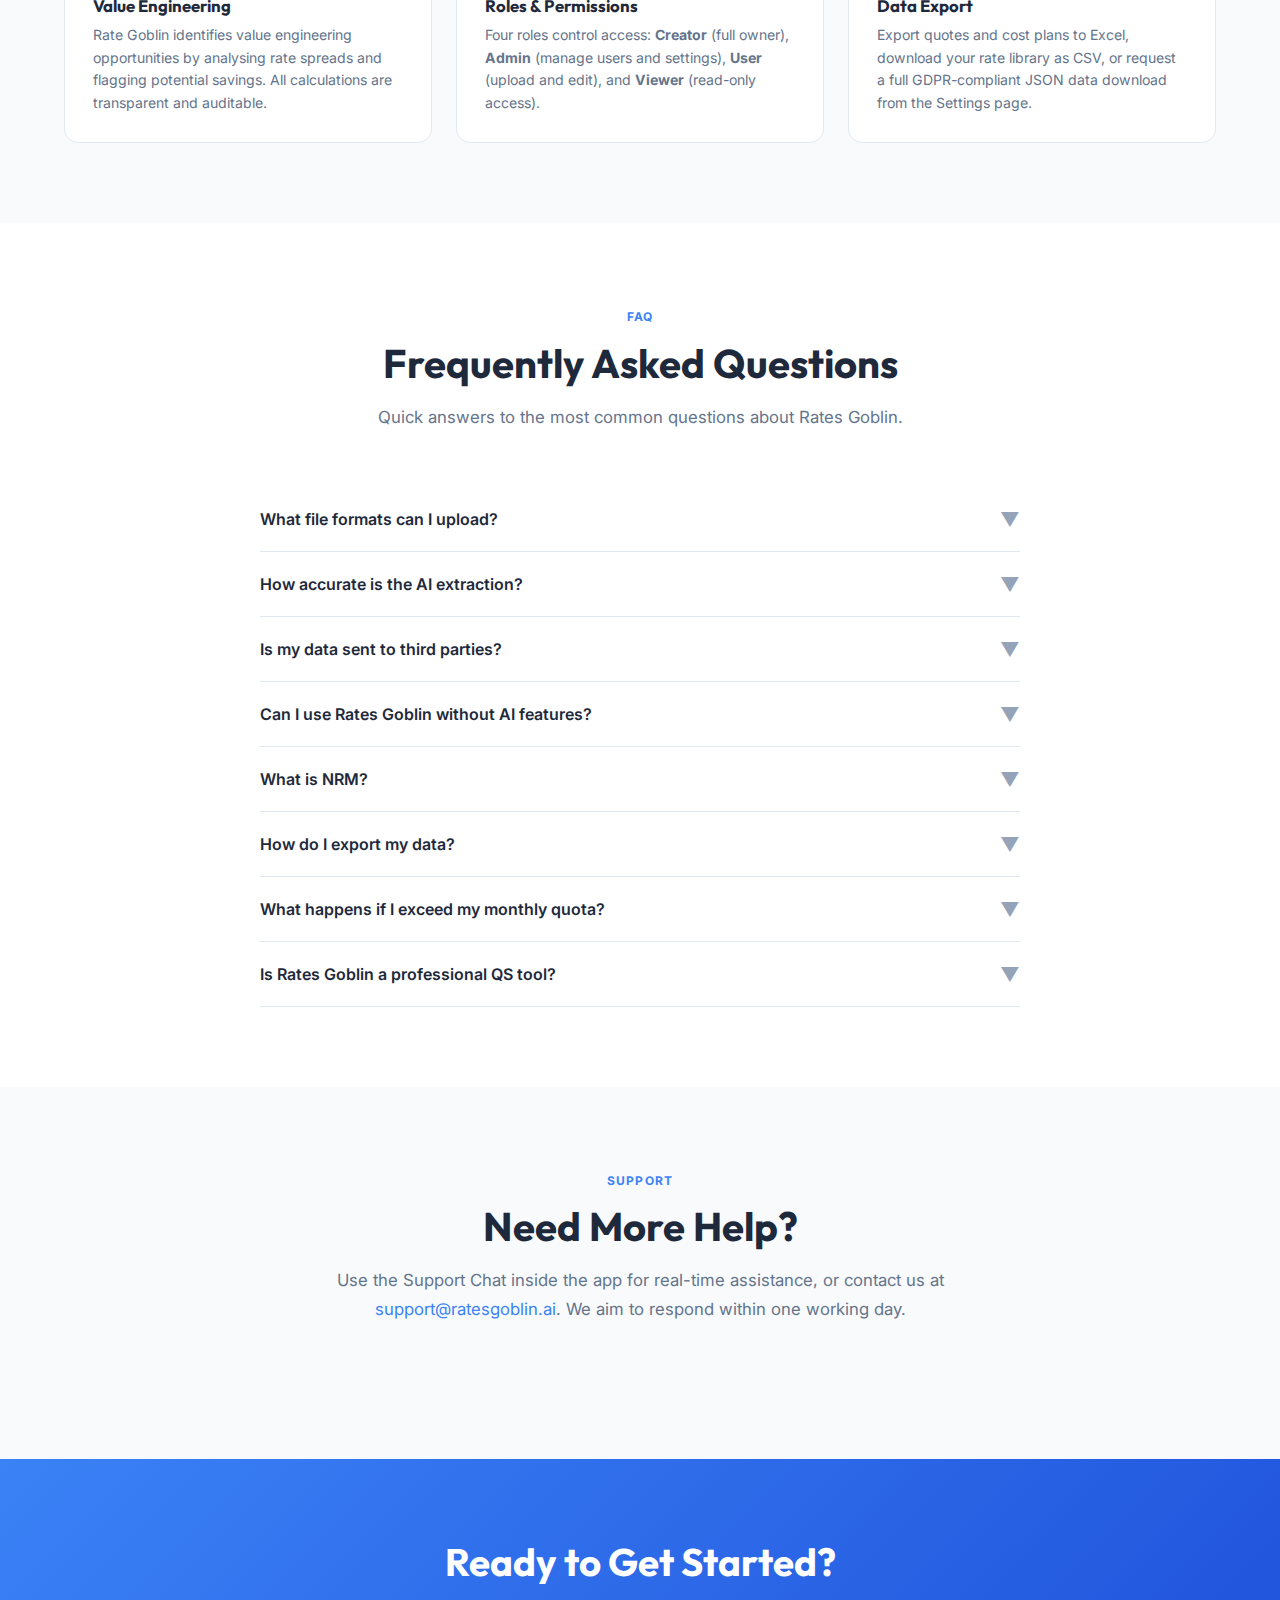
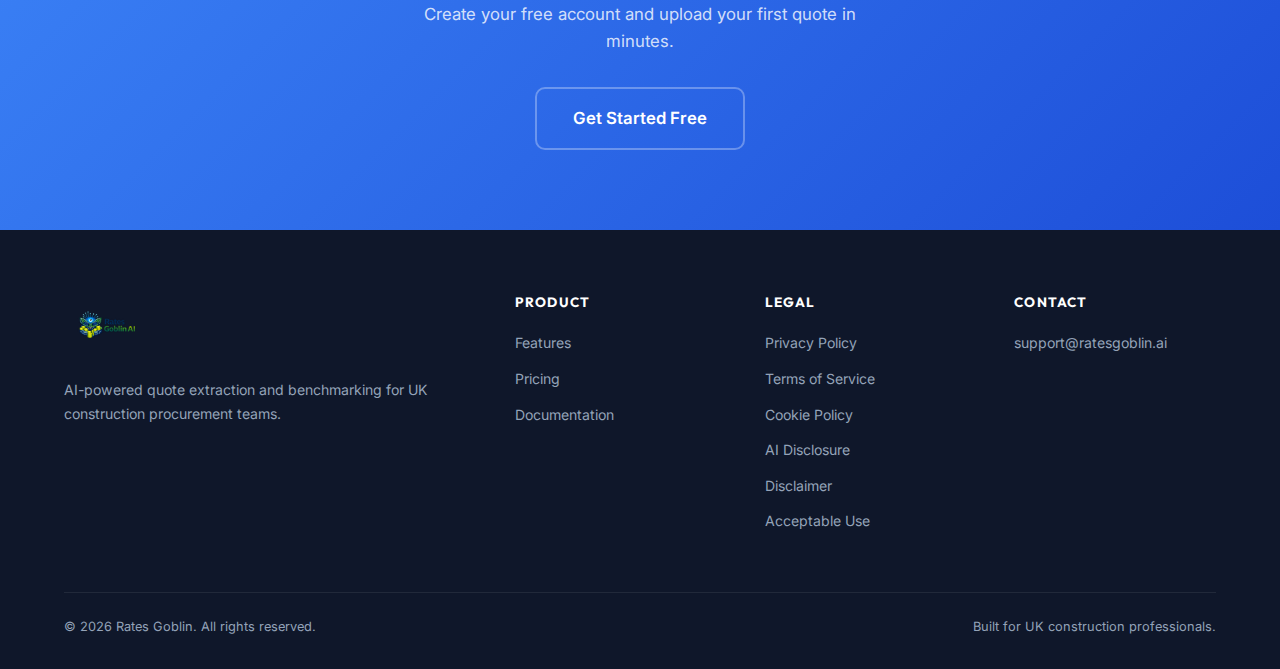
<file: docs.html>
<!DOCTYPE html>
<html lang="en">
<head>
  <meta charset="UTF-8">
  <meta name="viewport" content="width=device-width, initial-scale=1.0">
  <title>Documentation & Help | Rates Goblin</title>
  <meta name="description" content="Documentation and help centre for Rates Goblin. Guides for getting started, importing quotes, AI features, benchmarking, and more.">
  <link rel="preconnect" href="https://fonts.googleapis.com">
  <link rel="preconnect" href="https://fonts.gstatic.com" crossorigin>
  <link href="https://fonts.googleapis.com/css2?family=Inter:wght@400;500;600;700&family=Outfit:wght@600;700;800&display=swap" rel="stylesheet">
  <link rel="stylesheet" href="css/style.css">
  <link rel="icon" type="image/png" href="images/favicon.png">
</head>
<body>

  <!-- ══════════ HEADER ══════════ -->
  <header class="site-header" id="header">
    <nav class="nav-container">
      <a href="index.html" class="nav-logo" aria-label="Rates Goblin Home">
          <img src="images/logo-nav.png" alt="Rates Goblin" class="nav-logo-img">
      </a>

      <button class="mobile-menu-toggle" id="mobile-menu-toggle" aria-label="Toggle navigation menu" aria-expanded="false">
          <span aria-hidden="true">&#9776;</span>
      </button>

      <ul class="nav-links" id="nav-links" role="list">
          <li><a href="features.html">Features</a></li>
          <li><a href="pricing.html">Pricing</a></li>
          <li><a href="docs.html">Docs</a></li>
          <li><a href="https://app.ratesgoblin.ai" class="btn btn-primary btn-nav">Get Started</a></li>
      </ul>
    </nav>
  </header>

  <!-- ══════════ HERO ══════════ -->
  <section class="hero" style="padding: 140px 0 60px;">
    <div class="container">
      <h1>Documentation &amp; Help</h1>
      <p>Everything you need to get started with Rates Goblin</p>
    </div>
  </section>

  <!-- ══════════ GETTING STARTED ══════════ -->
  <section class="section">
    <div class="container">
      <div class="section-header">
        <span class="overline">Getting Started</span>
        <h2>Set Up in Minutes</h2>
        <p>Follow these guides to go from sign-up to your first analysed quote in no time.</p>
      </div>

      <div class="docs-grid">
        <!-- Card 1 -->
        <div class="doc-card">
          <h3>Quick Start Guide</h3>
          <p>Create your account, upload your first subcontractor quote, and review the AI extraction results. The entire process takes less than five minutes.</p>
        </div>

        <!-- Card 2 -->
        <div class="doc-card">
          <h3>Importing Quotes</h3>
          <p>Supported formats include PDF and Excel (.xlsx, .xls). Drag and drop files directly into the dashboard or connect your Dropbox account for seamless imports.</p>
        </div>

        <!-- Card 3 -->
        <div class="doc-card">
          <h3>Cost Plans</h3>
          <p>Learn how to create and manage cost plans. Map extracted line items to NRM elements so you can track budgets and compare across projects.</p>
        </div>

        <!-- Card 4 -->
        <div class="doc-card">
          <h3>AI Features</h3>
          <p>Understand how AI-powered extraction works, what confidence scoring means, and how to manage your AI consent preferences before processing begins.</p>
        </div>
      </div>
    </div>
  </section>

  <!-- ══════════ KEY CONCEPTS ══════════ -->
  <section class="section section-light">
    <div class="container">
      <div class="section-header">
        <span class="overline">Key Concepts</span>
        <h2>Core Features Explained</h2>
        <p>Deeper dives into the terminology and functionality you will encounter inside Rates Goblin.</p>
      </div>

      <div class="docs-grid">
        <!-- Card 1 -->
        <div class="doc-card">
          <h3>Rate Groups</h3>
          <p>AI groups similar line items across quotes so you can compare like-for-like. Units are normalised and rates are surfaced for easy cross-quote comparison.</p>
        </div>

        <!-- Card 2 -->
        <div class="doc-card">
          <h3>NRM Classification</h3>
          <p>NRM (New Rules of Measurement) is the industry standard for classifying construction costs. Rate Goblin auto-classifies items with confidence levels you can review and override.</p>
        </div>

        <!-- Card 3 -->
        <div class="doc-card">
          <h3>Benchmarking</h3>
          <p>Compare current rates against historical data and Tender Price Index (TPI) trends. Deviation indicators highlight rates that fall outside expected ranges.</p>
        </div>

        <!-- Card 4 -->
        <div class="doc-card">
          <h3>Value Engineering</h3>
          <p>Rate Goblin identifies value engineering opportunities by analysing rate spreads and flagging potential savings. All calculations are transparent and auditable.</p>
        </div>

        <!-- Card 5 -->
        <div class="doc-card">
          <h3>Roles &amp; Permissions</h3>
          <p>Four roles control access: <strong>Creator</strong> (full owner), <strong>Admin</strong> (manage users and settings), <strong>User</strong> (upload and edit), and <strong>Viewer</strong> (read-only access).</p>
        </div>

        <!-- Card 6 -->
        <div class="doc-card">
          <h3>Data Export</h3>
          <p>Export quotes and cost plans to Excel, download your rate library as CSV, or request a full GDPR-compliant JSON data download from the Settings page.</p>
        </div>
      </div>
    </div>
  </section>

  <!-- ══════════ FAQ ══════════ -->
  <section class="section">
    <div class="container">
      <div class="section-header">
        <span class="overline">FAQ</span>
        <h2>Frequently Asked Questions</h2>
        <p>Quick answers to the most common questions about Rates Goblin.</p>
      </div>

      <div class="faq-list">
        <!-- Q1 -->
        <div class="faq-item">
          <button class="faq-question">
            What file formats can I upload?
            <span class="arrow">&#x25BC;</span>
          </button>
          <div class="faq-answer">
            <p>PDF and Excel (.xlsx, .xls). Scanned PDFs are also supported via AI Vision, which uses optical character recognition to extract text from image-based documents.</p>
          </div>
        </div>

        <!-- Q2 -->
        <div class="faq-item">
          <button class="faq-question">
            How accurate is the AI extraction?
            <span class="arrow">&#x25BC;</span>
          </button>
          <div class="faq-answer">
            <p>80%+ accuracy on well-structured documents. All extractions display confidence scores so you can quickly review and correct any items that need attention.</p>
          </div>
        </div>

        <!-- Q3 -->
        <div class="faq-item">
          <button class="faq-question">
            Is my data sent to third parties?
            <span class="arrow">&#x25BC;</span>
          </button>
          <div class="faq-answer">
            <p>Quote data is processed by OpenAI GPT-4o for AI features. OpenAI does not use API data for training. For full details, see our <a href="ai-disclosure.html">AI Disclosure</a> page.</p>
          </div>
        </div>

        <!-- Q4 -->
        <div class="faq-item">
          <button class="faq-question">
            Can I use Rates Goblin without AI features?
            <span class="arrow">&#x25BC;</span>
          </button>
          <div class="faq-answer">
            <p>Yes. You can manually enter data and use the benchmarking tools without enabling AI consent. AI features are entirely opt-in and can be toggled at any time.</p>
          </div>
        </div>

        <!-- Q5 -->
        <div class="faq-item">
          <button class="faq-question">
            What is NRM?
            <span class="arrow">&#x25BC;</span>
          </button>
          <div class="faq-answer">
            <p>New Rules of Measurement &mdash; the industry standard for classifying construction costs into elements (e.g., Substructure, External Walls, Roof). It provides a consistent framework for cost planning and benchmarking.</p>
          </div>
        </div>

        <!-- Q6 -->
        <div class="faq-item">
          <button class="faq-question">
            How do I export my data?
            <span class="arrow">&#x25BC;</span>
          </button>
          <div class="faq-answer">
            <p>Use the "Export Excel" button on the Quotes page for quote-level exports, or navigate to Settings &gt; Data &amp; Privacy for a full GDPR-compliant JSON export of all your data.</p>
          </div>
        </div>

        <!-- Q7 -->
        <div class="faq-item">
          <button class="faq-question">
            What happens if I exceed my monthly quota?
            <span class="arrow">&#x25BC;</span>
          </button>
          <div class="faq-answer">
            <p>You will see a clear notification. Your existing data remains fully accessible. You can upgrade your plan at any time or wait until your quota resets at the start of the next billing month.</p>
          </div>
        </div>

        <!-- Q8 -->
        <div class="faq-item">
          <button class="faq-question">
            Is Rates Goblin a professional QS tool?
            <span class="arrow">&#x25BC;</span>
          </button>
          <div class="faq-answer">
            <p>Rates Goblin is a data organisation and analysis tool. It does <strong>not</strong> provide professional quantity surveying advice. All outputs must be independently verified by a qualified professional.</p>
          </div>
        </div>
      </div>
    </div>
  </section>

  <!-- ══════════ SUPPORT ══════════ -->
  <section class="section section-light">
    <div class="container">
      <div class="section-header">
        <span class="overline">Support</span>
        <h2>Need More Help?</h2>
        <p>Use the Support Chat inside the app for real-time assistance, or contact us at <a href="mailto:support@ratesgoblin.ai">support@ratesgoblin.ai</a>. We aim to respond within one working day.</p>
      </div>
    </div>
  </section>

  <!-- ══════════ CTA ══════════ -->
  <section class="cta-section" id="cta">
    <div class="container">
      <h2>Ready to Get Started?</h2>
      <p>Create your free account and upload your first quote in minutes.</p>
      <a href="https://app.ratesgoblin.ai" class="btn btn-secondary btn-lg">Get Started Free</a>
    </div>
  </section>

  <!-- ══════════ FOOTER ══════════ -->
  <footer class="site-footer">
    <div class="container">
      <div class="footer-grid">
        <!-- Brand -->
        <div class="footer-brand">
          <a href="index.html" class="footer-logo" aria-label="Rates Goblin Home">
              <img src="images/logo-footer.png" alt="Rates Goblin" class="footer-logo-img">
          </a>
          <p>AI-powered quote extraction and benchmarking for UK construction procurement teams.</p>
        </div>

        <!-- Product -->
        <div class="footer-col">
          <h4>Product</h4>
          <ul>
            <li><a href="features.html">Features</a></li>
            <li><a href="pricing.html">Pricing</a></li>
            <li><a href="docs.html">Documentation</a></li>
          </ul>
        </div>

        <!-- Legal -->
        <div class="footer-col">
          <h4>Legal</h4>
          <ul>
            <li><a href="privacy.html">Privacy Policy</a></li>
            <li><a href="terms.html">Terms of Service</a></li>
            <li><a href="cookies.html">Cookie Policy</a></li>
            <li><a href="ai-disclosure.html">AI Disclosure</a></li>
            <li><a href="disclaimer.html">Disclaimer</a></li>
            <li><a href="acceptable-use.html">Acceptable Use</a></li>
          </ul>
        </div>

        <!-- Contact -->
        <div class="footer-col">
          <h4>Contact</h4>
          <ul>
            <li><a href="mailto:support@ratesgoblin.ai">support@ratesgoblin.ai</a></li>
          </ul>
        </div>
      </div>

      <div class="footer-bottom">
        <span>&copy; 2026 Rates Goblin. All rights reserved.</span>
        <span>Built for UK construction professionals.</span>
      </div>
    </div>
  </footer>

  <!-- ══════════ COOKIE CONSENT BANNER ══════════ -->
  <div class="cookie-banner">
    <div class="container">
      <p>We use essential cookies to make Rates Goblin work. We'd also like to use analytics cookies to improve our service. Read our <a href="cookies.html">Cookie Policy</a>.</p>
      <div class="cookie-buttons">
        <button class="btn btn-sm btn-primary cookie-accept">Accept All</button>
        <button class="btn btn-sm btn-secondary cookie-reject">Reject Non-Essential</button>
      </div>
    </div>
  </div>

  <script src="js/main.js"></script>
</body>
</html>
</file>
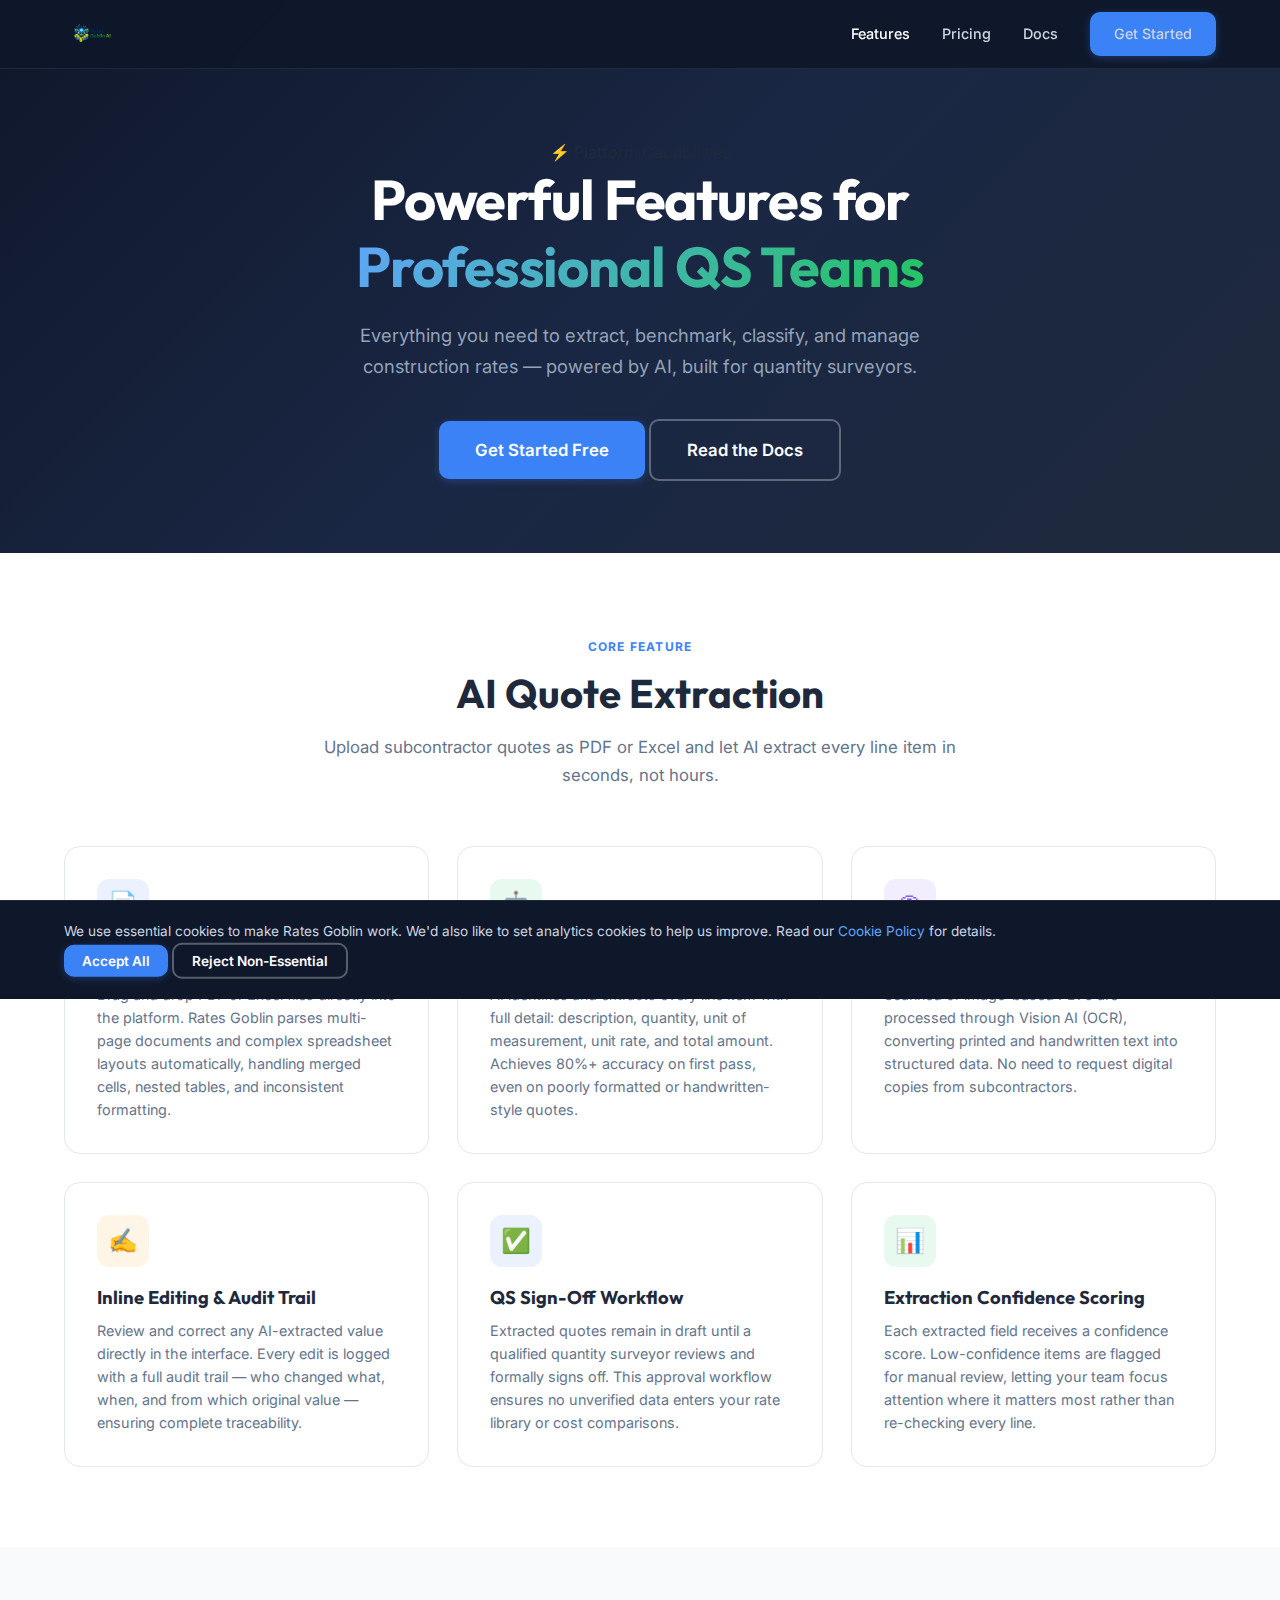
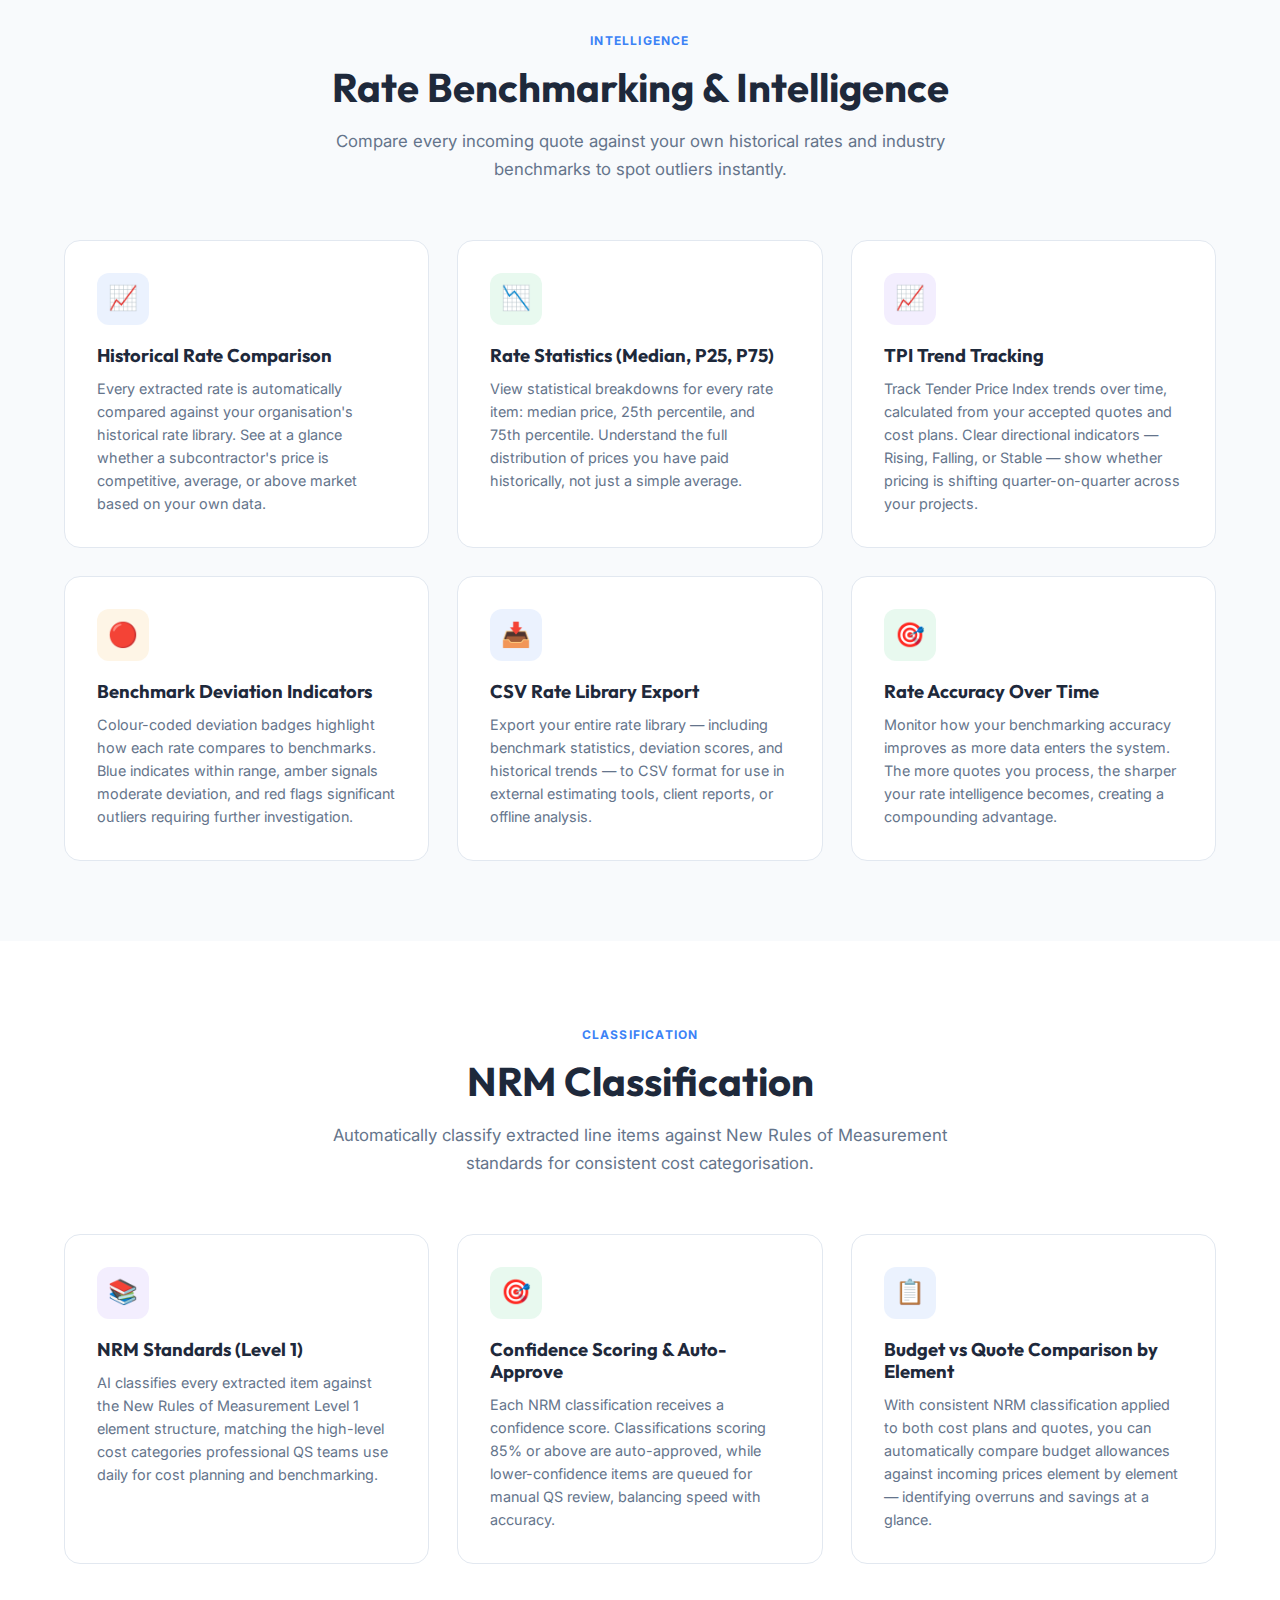
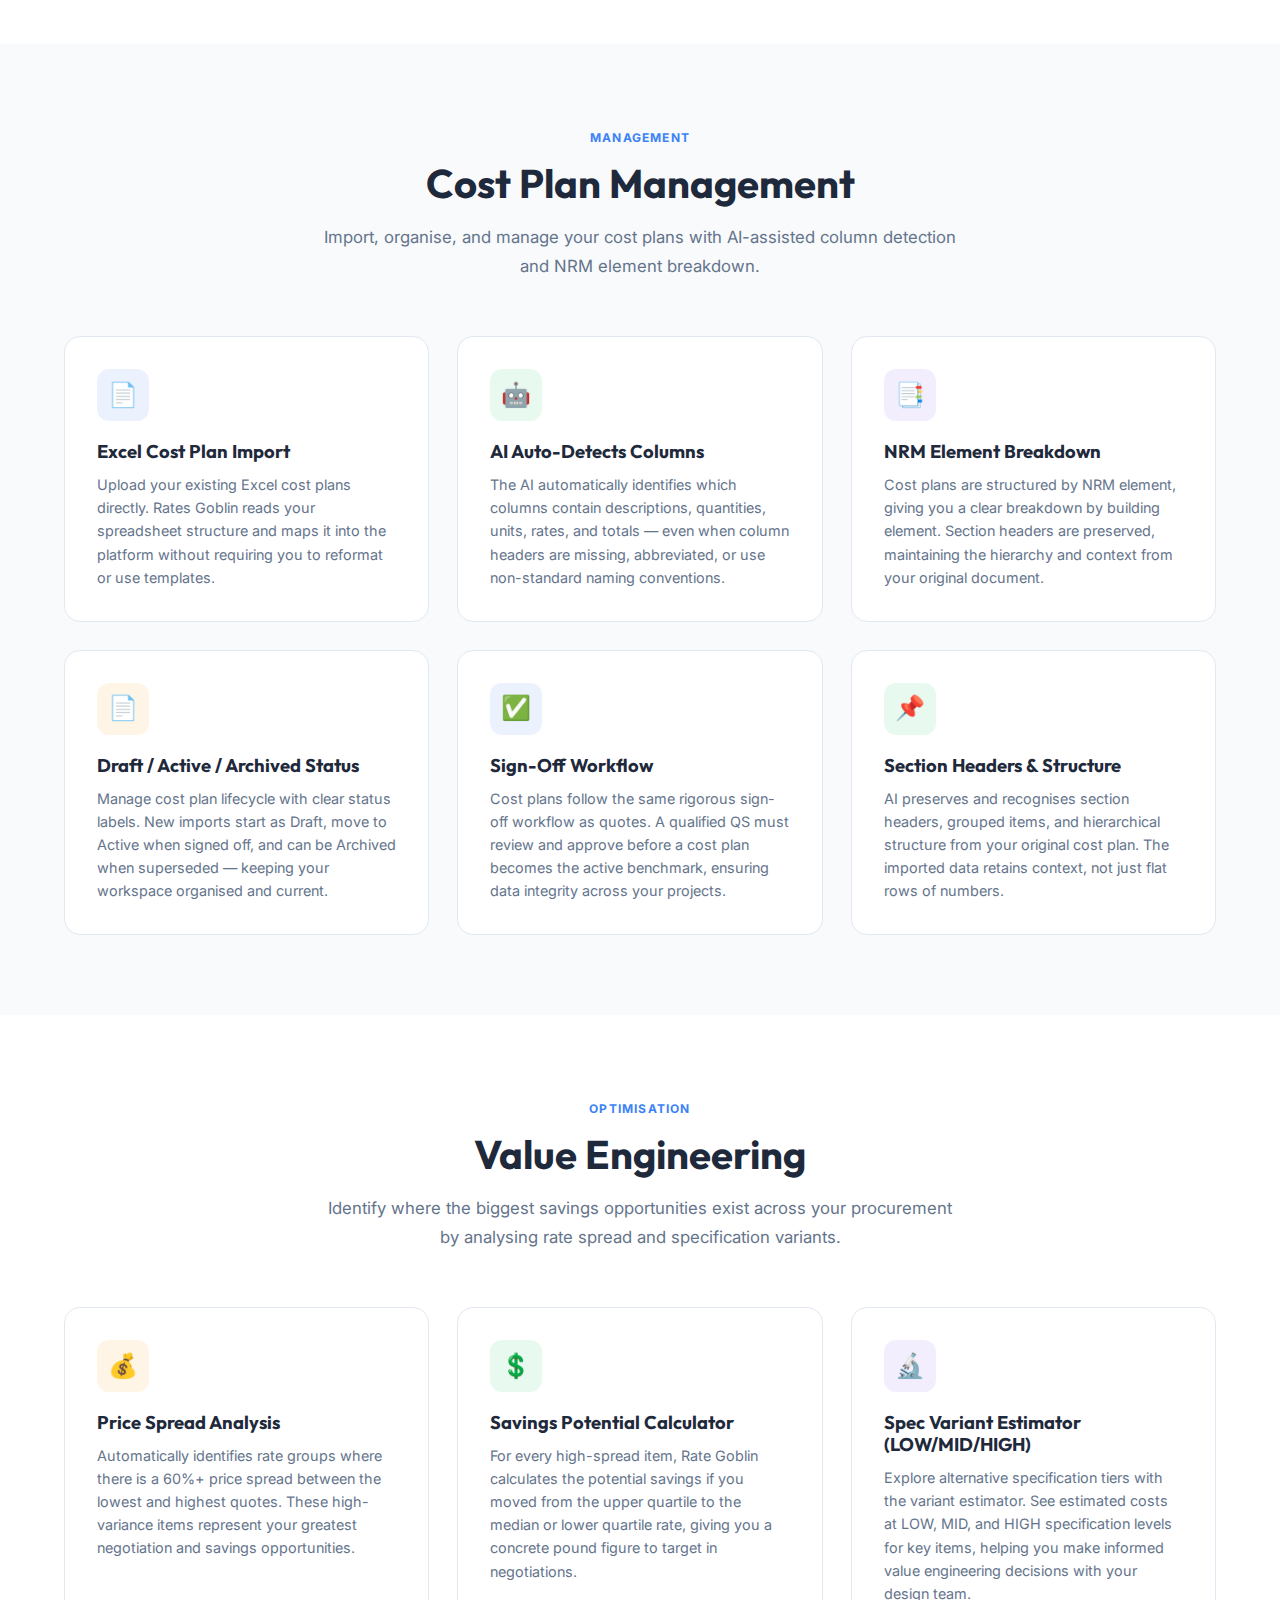
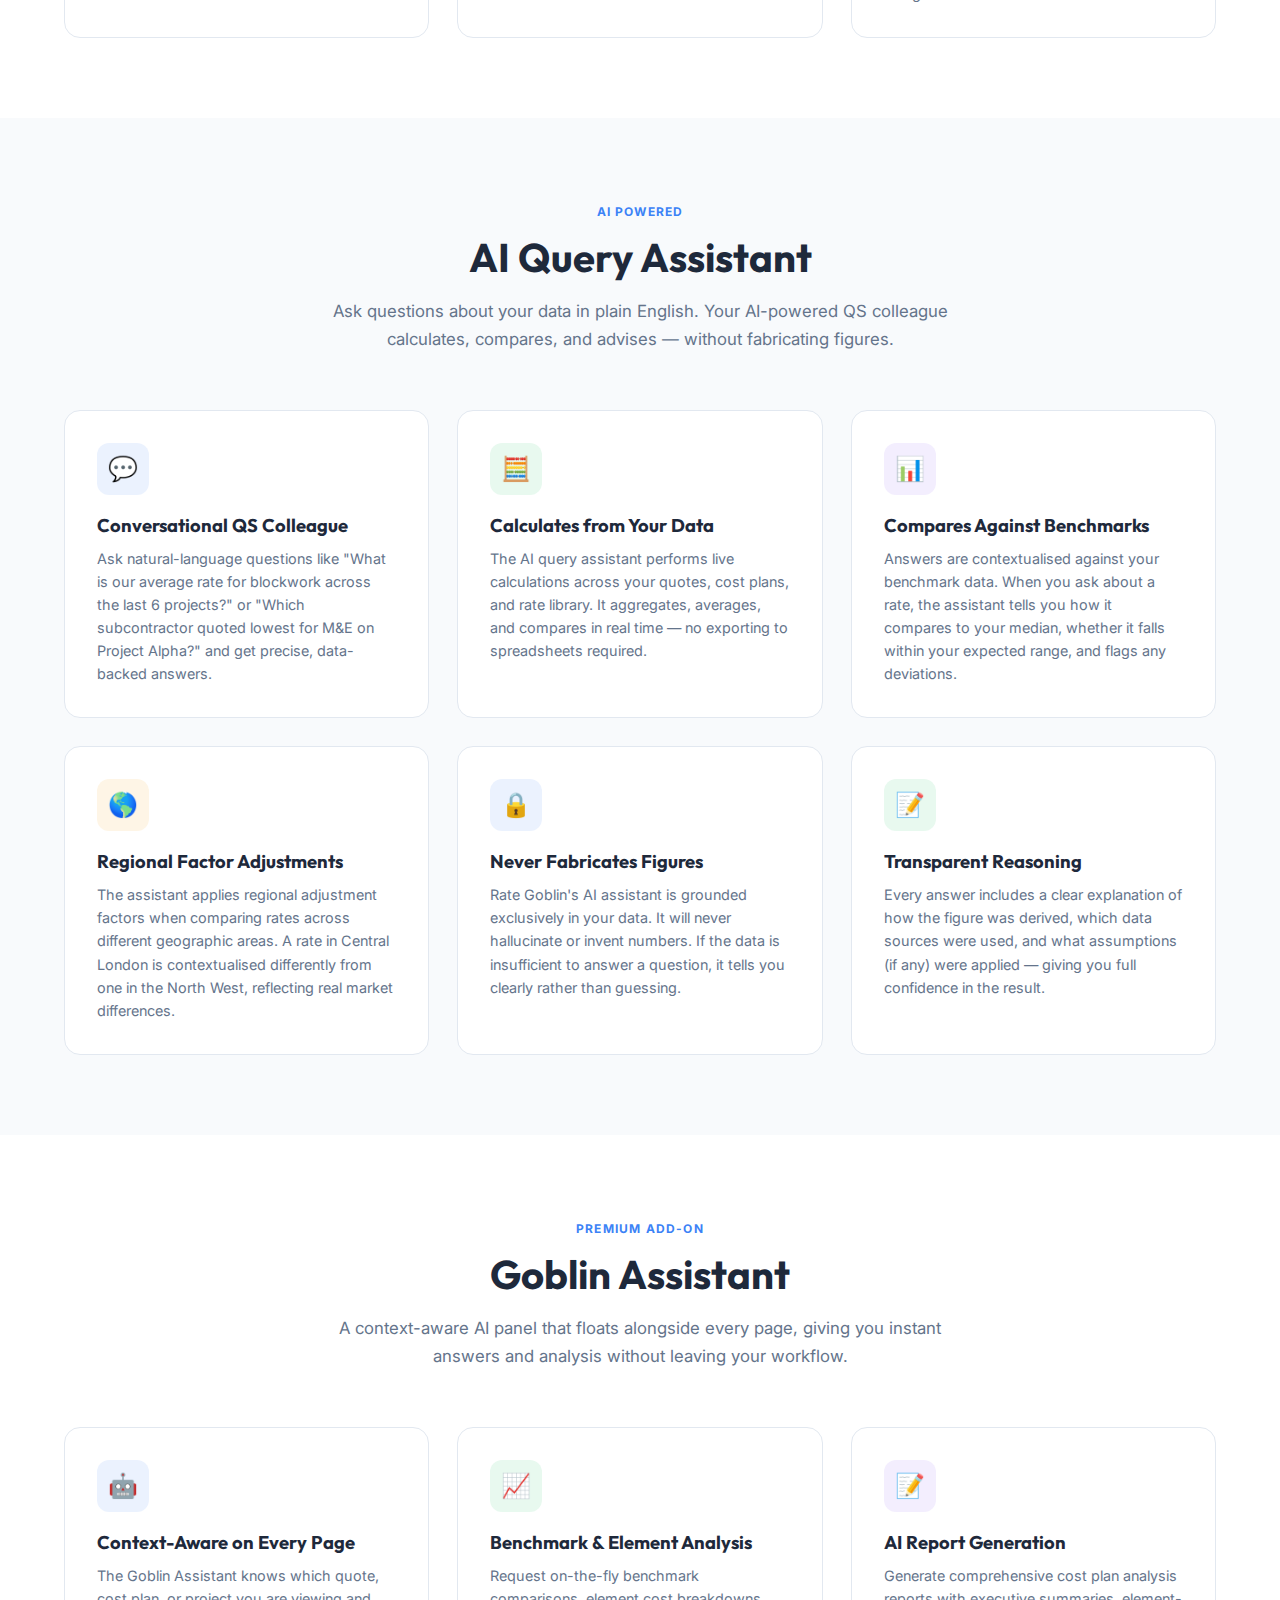
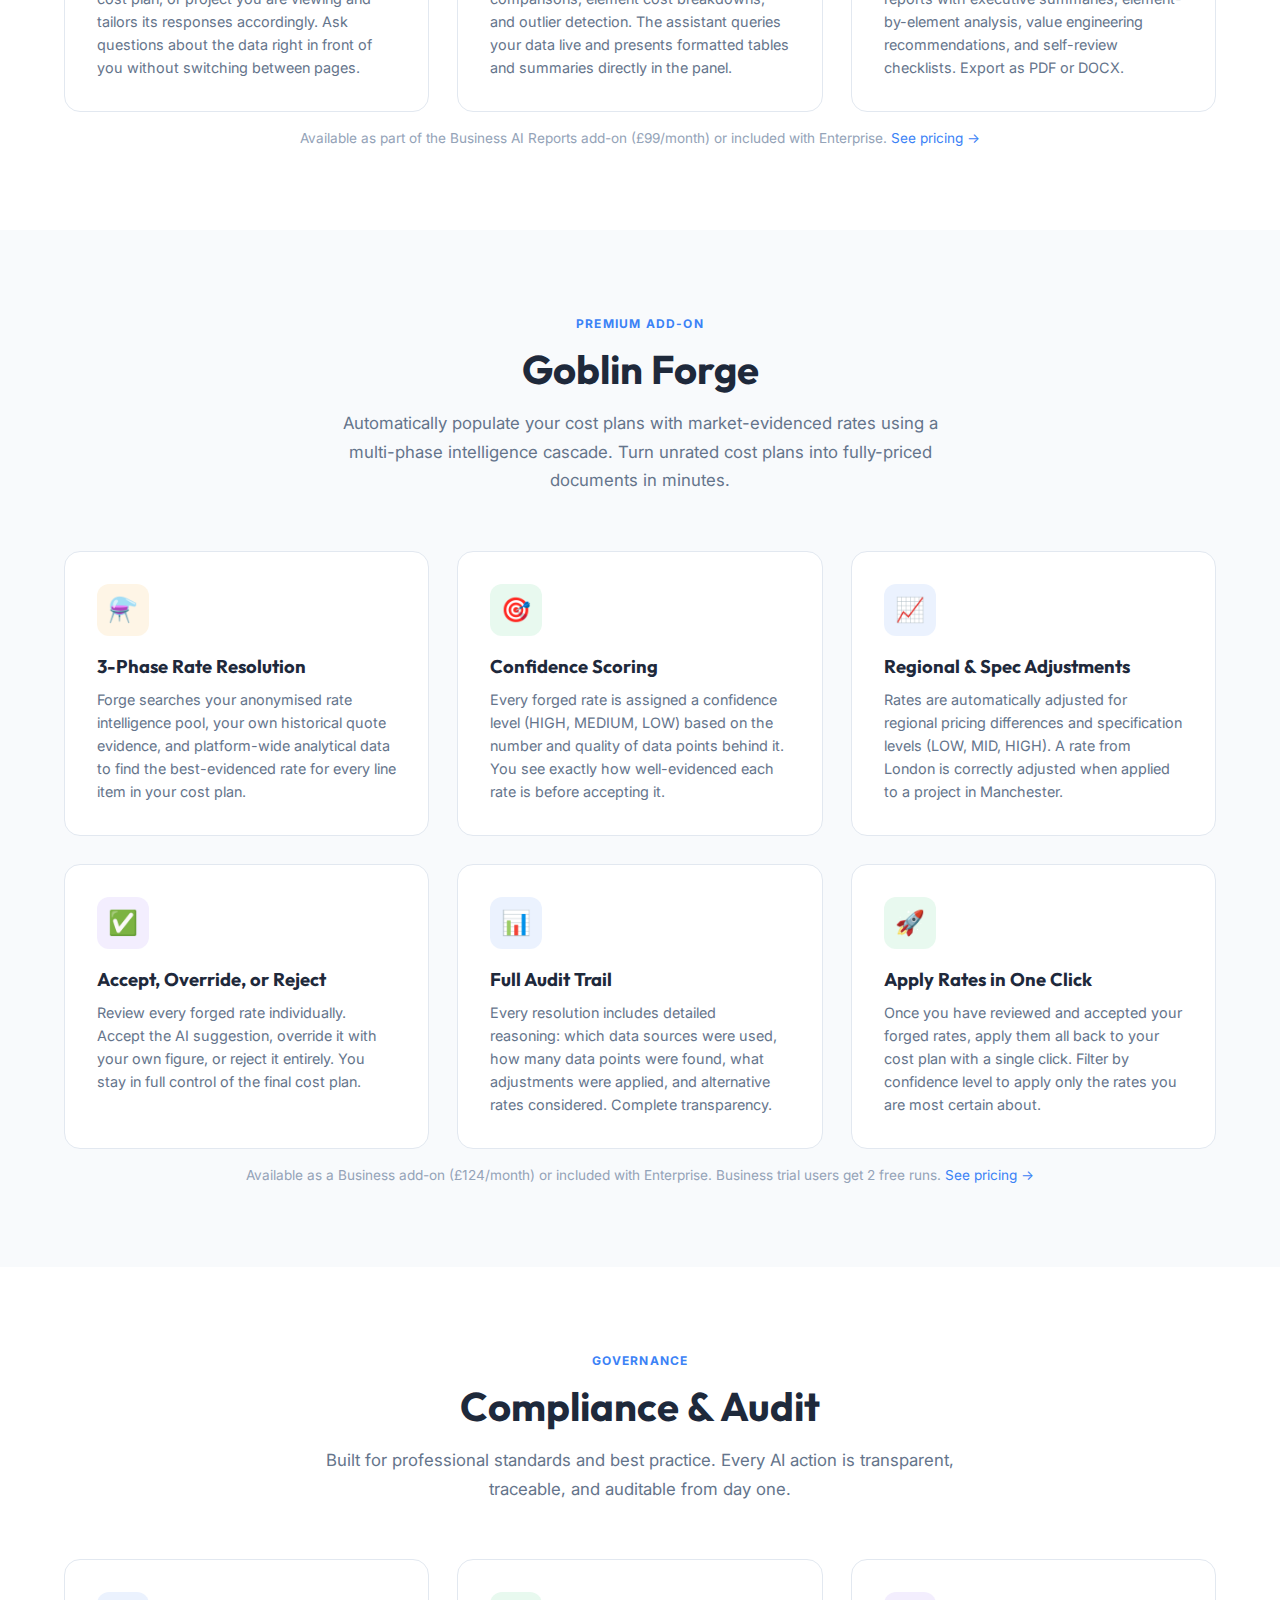
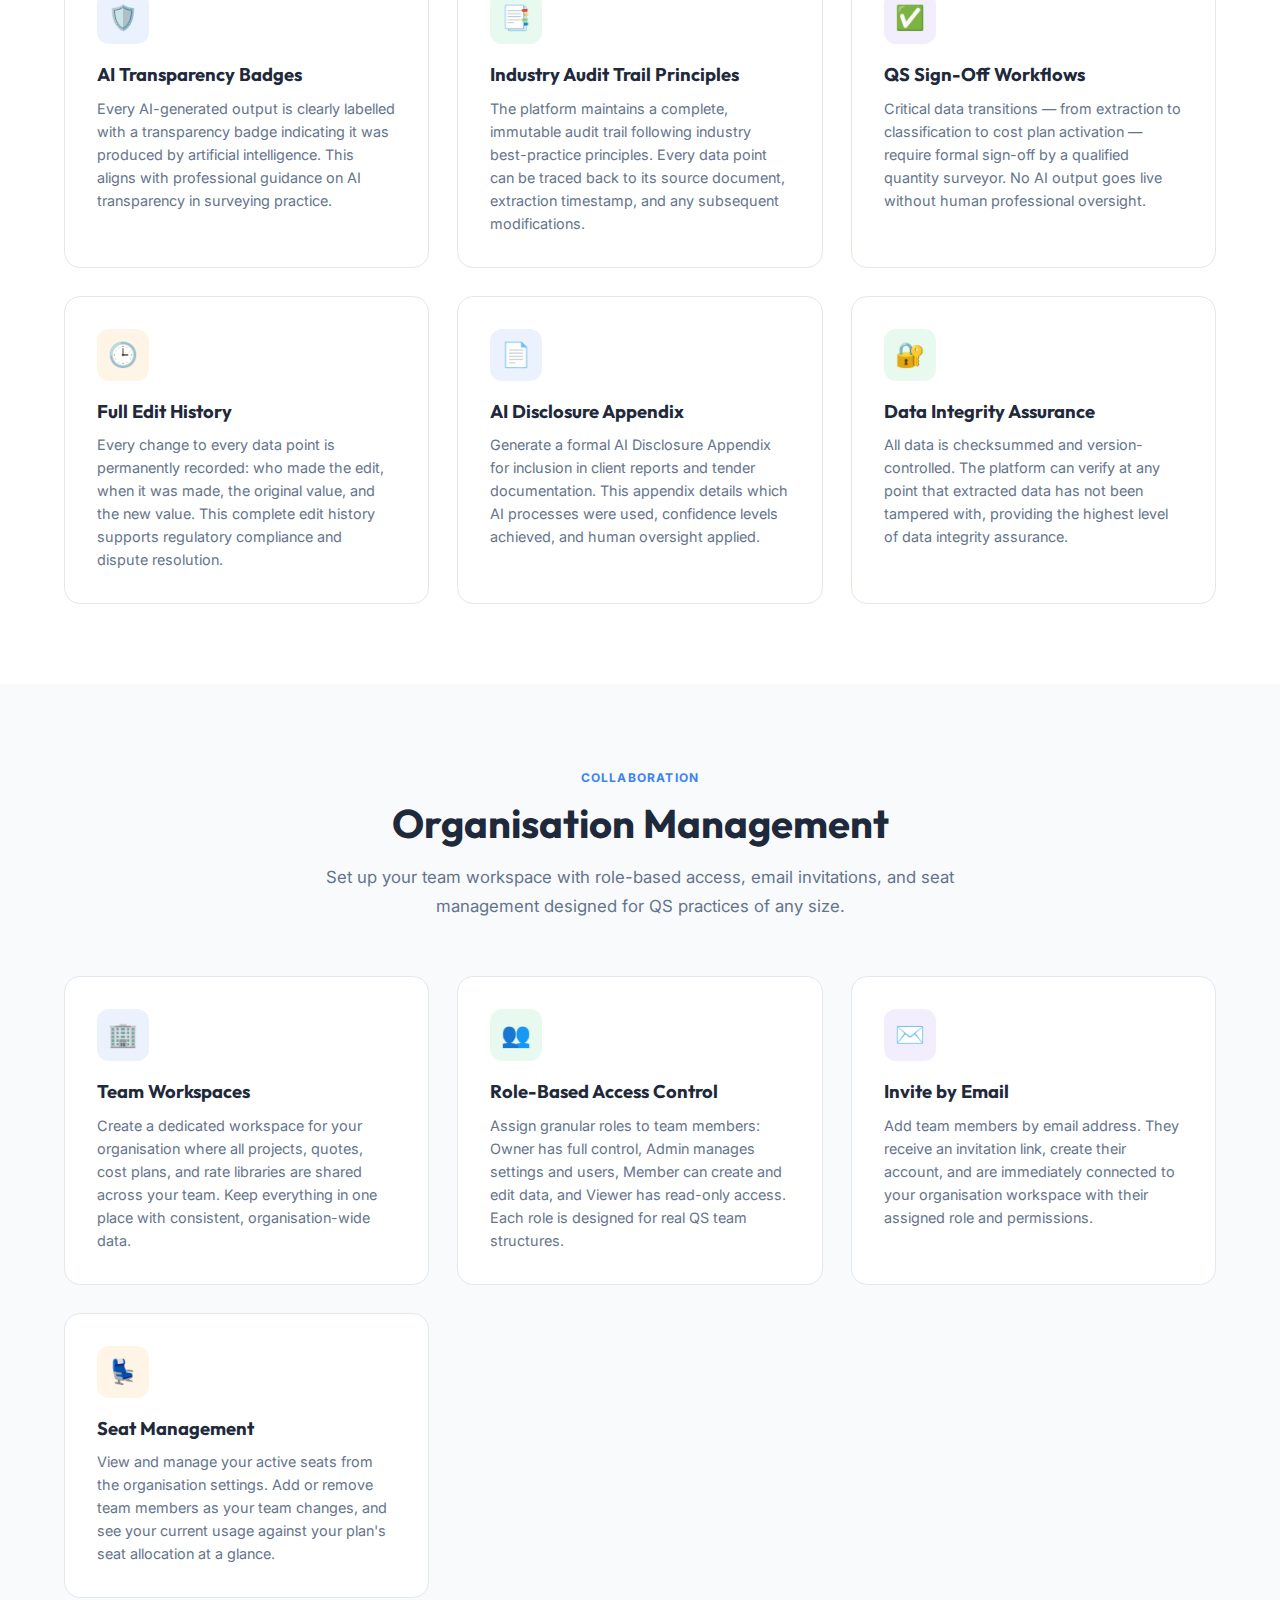
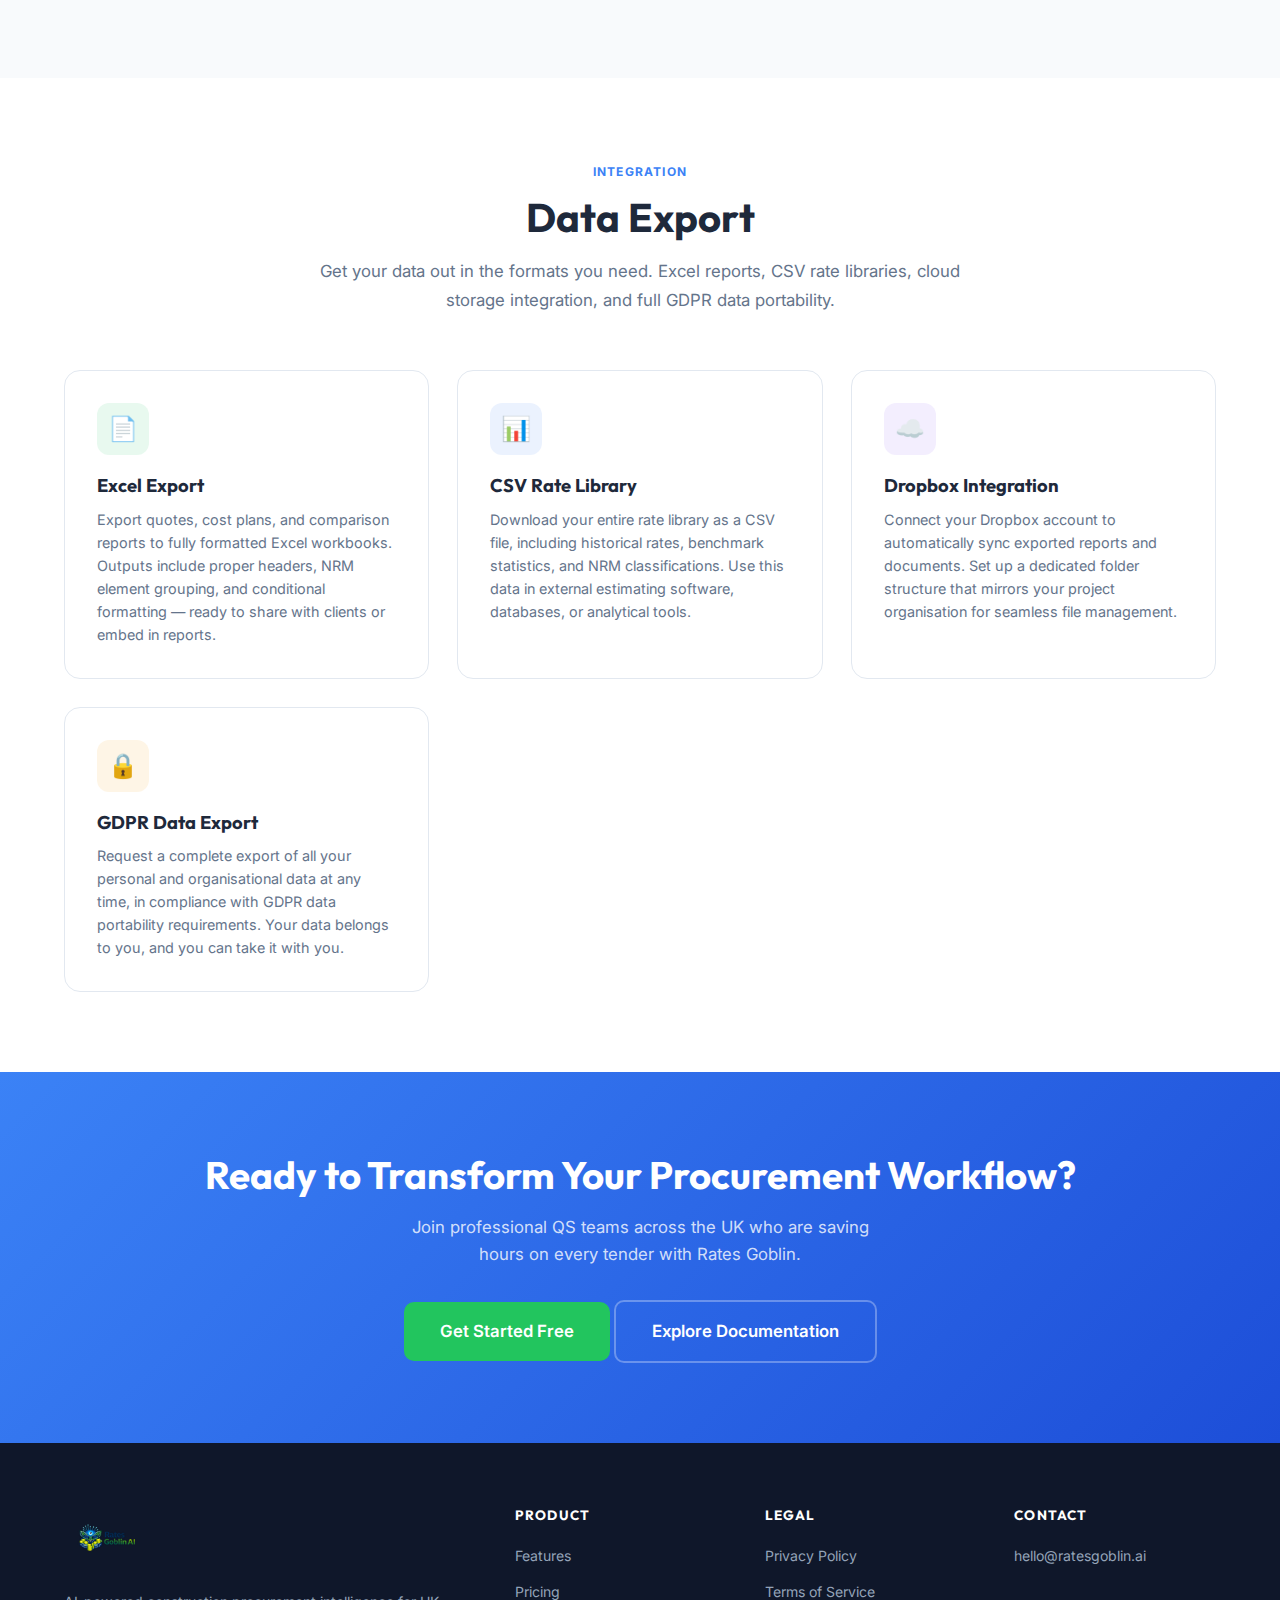
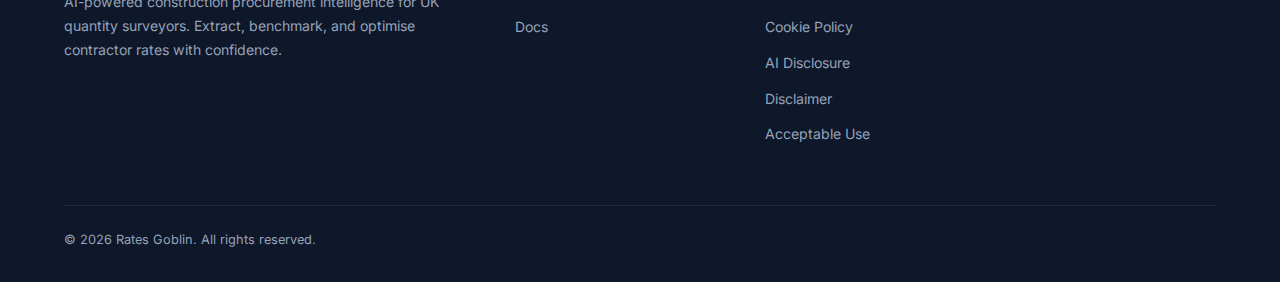
<file: features.html>
<!DOCTYPE html>
<html lang="en">
<head>
  <meta charset="UTF-8">
  <meta name="viewport" content="width=device-width, initial-scale=1.0">
  <title>Features | Rates Goblin — AI-Powered Construction Procurement</title>
  <meta name="description" content="Explore Rates Goblin features: AI quote extraction, rate benchmarking, NRM classification, cost plan management, value engineering, and full professional-standard audit trails for QS teams.">
  <link rel="preconnect" href="https://fonts.googleapis.com">
  <link rel="preconnect" href="https://fonts.gstatic.com" crossorigin>
  <link href="https://fonts.googleapis.com/css2?family=Inter:wght@400;500;600;700&family=Outfit:wght@600;700;800&display=swap" rel="stylesheet">
  <link rel="stylesheet" href="css/style.css">
  <link rel="icon" type="image/png" href="images/favicon.png">
</head>
<body>

  <!-- ══════════════════════════════════════════
       HEADER / NAVIGATION
       ══════════════════════════════════════════ -->
  <header class="site-header" id="header">
    <nav class="nav-container">
      <a href="index.html" class="nav-logo" aria-label="Rates Goblin Home">
          <img src="images/logo-nav.png" alt="Rates Goblin" class="nav-logo-img">
      </a>

      <button class="mobile-menu-toggle" id="mobile-menu-toggle" aria-label="Toggle navigation menu" aria-expanded="false">
          <span aria-hidden="true">&#9776;</span>
      </button>

      <ul class="nav-links" id="nav-links" role="list">
          <li><a href="features.html">Features</a></li>
          <li><a href="pricing.html">Pricing</a></li>
          <li><a href="docs.html">Docs</a></li>
          <li><a href="https://app.ratesgoblin.ai" class="btn btn-primary btn-nav">Get Started</a></li>
      </ul>
    </nav>
  </header>


  <!-- ══════════════════════════════════════════
       HERO (Compact Features Page Hero)
       ══════════════════════════════════════════ -->
  <section class="hero" style="padding: 140px 0 72px;">
    <div class="container">
      <div class="hero-badge">&#9889; Platform Capabilities</div>
      <h1>Powerful Features for <em>Professional QS Teams</em></h1>
      <p>Everything you need to extract, benchmark, classify, and manage construction rates — powered by AI, built for quantity surveyors.</p>
      <div class="hero-buttons">
        <a href="pricing.html" class="btn btn-primary btn-lg">Get Started Free</a>
        <a href="docs.html" class="btn btn-secondary btn-lg">Read the Docs</a>
      </div>
    </div>
  </section>


  <!-- ══════════════════════════════════════════
       FEATURE 1: AI Quote Extraction
       ══════════════════════════════════════════ -->
  <section class="section" id="quote-extraction">
    <div class="container">
      <div class="section-header">
        <span class="overline">Core Feature</span>
        <h2>AI Quote Extraction</h2>
        <p>Upload subcontractor quotes as PDF or Excel and let AI extract every line item in seconds, not hours.</p>
      </div>

      <div class="features-grid">
        <div class="feature-card">
          <div class="feature-icon blue">&#128196;</div>
          <h3>PDF &amp; Excel Upload</h3>
          <p>Drag and drop PDF or Excel files directly into the platform. Rates Goblin parses multi-page documents and complex spreadsheet layouts automatically, handling merged cells, nested tables, and inconsistent formatting.</p>
        </div>

        <div class="feature-card">
          <div class="feature-icon green">&#129302;</div>
          <h3>Intelligent Line Item Extraction</h3>
          <p>AI identifies and extracts every line item with full detail: description, quantity, unit of measurement, unit rate, and total amount. Achieves 80%+ accuracy on first pass, even on poorly formatted or handwritten-style quotes.</p>
        </div>

        <div class="feature-card">
          <div class="feature-icon purple">&#128065;</div>
          <h3>Scanned PDF Support via Vision AI</h3>
          <p>Scanned or image-based PDFs are processed through Vision AI (OCR), converting printed and handwritten text into structured data. No need to request digital copies from subcontractors.</p>
        </div>

        <div class="feature-card">
          <div class="feature-icon amber">&#9997;&#65039;</div>
          <h3>Inline Editing &amp; Audit Trail</h3>
          <p>Review and correct any AI-extracted value directly in the interface. Every edit is logged with a full audit trail — who changed what, when, and from which original value — ensuring complete traceability.</p>
        </div>

        <div class="feature-card">
          <div class="feature-icon blue">&#9989;</div>
          <h3>QS Sign-Off Workflow</h3>
          <p>Extracted quotes remain in draft until a qualified quantity surveyor reviews and formally signs off. This approval workflow ensures no unverified data enters your rate library or cost comparisons.</p>
        </div>

        <div class="feature-card">
          <div class="feature-icon green">&#128202;</div>
          <h3>Extraction Confidence Scoring</h3>
          <p>Each extracted field receives a confidence score. Low-confidence items are flagged for manual review, letting your team focus attention where it matters most rather than re-checking every line.</p>
        </div>
      </div>
    </div>
  </section>


  <!-- ══════════════════════════════════════════
       FEATURE 2: Rate Benchmarking & Intelligence
       ══════════════════════════════════════════ -->
  <section class="section section-light" id="benchmarking">
    <div class="container">
      <div class="section-header">
        <span class="overline">Intelligence</span>
        <h2>Rate Benchmarking &amp; Intelligence</h2>
        <p>Compare every incoming quote against your own historical rates and industry benchmarks to spot outliers instantly.</p>
      </div>

      <div class="features-grid">
        <div class="feature-card">
          <div class="feature-icon blue">&#128200;</div>
          <h3>Historical Rate Comparison</h3>
          <p>Every extracted rate is automatically compared against your organisation's historical rate library. See at a glance whether a subcontractor's price is competitive, average, or above market based on your own data.</p>
        </div>

        <div class="feature-card">
          <div class="feature-icon green">&#128201;</div>
          <h3>Rate Statistics (Median, P25, P75)</h3>
          <p>View statistical breakdowns for every rate item: median price, 25th percentile, and 75th percentile. Understand the full distribution of prices you have paid historically, not just a simple average.</p>
        </div>

        <div class="feature-card">
          <div class="feature-icon purple">&#128200;</div>
          <h3>TPI Trend Tracking</h3>
          <p>Track Tender Price Index trends over time, calculated from your accepted quotes and cost plans. Clear directional indicators — Rising, Falling, or Stable — show whether pricing is shifting quarter-on-quarter across your projects.</p>
        </div>

        <div class="feature-card">
          <div class="feature-icon amber">&#128308;</div>
          <h3>Benchmark Deviation Indicators</h3>
          <p>Colour-coded deviation badges highlight how each rate compares to benchmarks. Blue indicates within range, amber signals moderate deviation, and red flags significant outliers requiring further investigation.</p>
        </div>

        <div class="feature-card">
          <div class="feature-icon blue">&#128229;</div>
          <h3>CSV Rate Library Export</h3>
          <p>Export your entire rate library — including benchmark statistics, deviation scores, and historical trends — to CSV format for use in external estimating tools, client reports, or offline analysis.</p>
        </div>

        <div class="feature-card">
          <div class="feature-icon green">&#127919;</div>
          <h3>Rate Accuracy Over Time</h3>
          <p>Monitor how your benchmarking accuracy improves as more data enters the system. The more quotes you process, the sharper your rate intelligence becomes, creating a compounding advantage.</p>
        </div>
      </div>
    </div>
  </section>


  <!-- ══════════════════════════════════════════
       FEATURE 3: NRM Classification
       ══════════════════════════════════════════ -->
  <section class="section" id="nrm-classification">
    <div class="container">
      <div class="section-header">
        <span class="overline">Classification</span>
        <h2>NRM Classification</h2>
        <p>Automatically classify extracted line items against New Rules of Measurement standards for consistent cost categorisation.</p>
      </div>

      <div class="features-grid">
        <div class="feature-card">
          <div class="feature-icon purple">&#128218;</div>
          <h3>NRM Standards (Level 1)</h3>
          <p>AI classifies every extracted item against the New Rules of Measurement Level 1 element structure, matching the high-level cost categories professional QS teams use daily for cost planning and benchmarking.</p>
        </div>

        <div class="feature-card">
          <div class="feature-icon green">&#127919;</div>
          <h3>Confidence Scoring &amp; Auto-Approve</h3>
          <p>Each NRM classification receives a confidence score. Classifications scoring 85% or above are auto-approved, while lower-confidence items are queued for manual QS review, balancing speed with accuracy.</p>
        </div>

        <div class="feature-card">
          <div class="feature-icon blue">&#128203;</div>
          <h3>Budget vs Quote Comparison by Element</h3>
          <p>With consistent NRM classification applied to both cost plans and quotes, you can automatically compare budget allowances against incoming prices element by element — identifying overruns and savings at a glance.</p>
        </div>
      </div>
    </div>
  </section>


  <!-- ══════════════════════════════════════════
       FEATURE 4: Cost Plan Management
       ══════════════════════════════════════════ -->
  <section class="section section-light" id="cost-plans">
    <div class="container">
      <div class="section-header">
        <span class="overline">Management</span>
        <h2>Cost Plan Management</h2>
        <p>Import, organise, and manage your cost plans with AI-assisted column detection and NRM element breakdown.</p>
      </div>

      <div class="features-grid">
        <div class="feature-card">
          <div class="feature-icon blue">&#128196;</div>
          <h3>Excel Cost Plan Import</h3>
          <p>Upload your existing Excel cost plans directly. Rates Goblin reads your spreadsheet structure and maps it into the platform without requiring you to reformat or use templates.</p>
        </div>

        <div class="feature-card">
          <div class="feature-icon green">&#129302;</div>
          <h3>AI Auto-Detects Columns</h3>
          <p>The AI automatically identifies which columns contain descriptions, quantities, units, rates, and totals — even when column headers are missing, abbreviated, or use non-standard naming conventions.</p>
        </div>

        <div class="feature-card">
          <div class="feature-icon purple">&#128209;</div>
          <h3>NRM Element Breakdown</h3>
          <p>Cost plans are structured by NRM element, giving you a clear breakdown by building element. Section headers are preserved, maintaining the hierarchy and context from your original document.</p>
        </div>

        <div class="feature-card">
          <div class="feature-icon amber">&#128196;</div>
          <h3>Draft / Active / Archived Status</h3>
          <p>Manage cost plan lifecycle with clear status labels. New imports start as Draft, move to Active when signed off, and can be Archived when superseded — keeping your workspace organised and current.</p>
        </div>

        <div class="feature-card">
          <div class="feature-icon blue">&#9989;</div>
          <h3>Sign-Off Workflow</h3>
          <p>Cost plans follow the same rigorous sign-off workflow as quotes. A qualified QS must review and approve before a cost plan becomes the active benchmark, ensuring data integrity across your projects.</p>
        </div>

        <div class="feature-card">
          <div class="feature-icon green">&#128204;</div>
          <h3>Section Headers &amp; Structure</h3>
          <p>AI preserves and recognises section headers, grouped items, and hierarchical structure from your original cost plan. The imported data retains context, not just flat rows of numbers.</p>
        </div>
      </div>
    </div>
  </section>


  <!-- ══════════════════════════════════════════
       FEATURE 5: Value Engineering
       ══════════════════════════════════════════ -->
  <section class="section" id="value-engineering">
    <div class="container">
      <div class="section-header">
        <span class="overline">Optimisation</span>
        <h2>Value Engineering</h2>
        <p>Identify where the biggest savings opportunities exist across your procurement by analysing rate spread and specification variants.</p>
      </div>

      <div class="features-grid">
        <div class="feature-card">
          <div class="feature-icon amber">&#128176;</div>
          <h3>Price Spread Analysis</h3>
          <p>Automatically identifies rate groups where there is a 60%+ price spread between the lowest and highest quotes. These high-variance items represent your greatest negotiation and savings opportunities.</p>
        </div>

        <div class="feature-card">
          <div class="feature-icon green">&#128178;</div>
          <h3>Savings Potential Calculator</h3>
          <p>For every high-spread item, Rate Goblin calculates the potential savings if you moved from the upper quartile to the median or lower quartile rate, giving you a concrete pound figure to target in negotiations.</p>
        </div>

        <div class="feature-card">
          <div class="feature-icon purple">&#128300;</div>
          <h3>Spec Variant Estimator (LOW/MID/HIGH)</h3>
          <p>Explore alternative specification tiers with the variant estimator. See estimated costs at LOW, MID, and HIGH specification levels for key items, helping you make informed value engineering decisions with your design team.</p>
        </div>
      </div>
    </div>
  </section>


  <!-- ══════════════════════════════════════════
       FEATURE 6: AI Query Assistant
       ══════════════════════════════════════════ -->
  <section class="section section-light" id="ai-assistant">
    <div class="container">
      <div class="section-header">
        <span class="overline">AI Powered</span>
        <h2>AI Query Assistant</h2>
        <p>Ask questions about your data in plain English. Your AI-powered QS colleague calculates, compares, and advises — without fabricating figures.</p>
      </div>

      <div class="features-grid">
        <div class="feature-card">
          <div class="feature-icon blue">&#128172;</div>
          <h3>Conversational QS Colleague</h3>
          <p>Ask natural-language questions like "What is our average rate for blockwork across the last 6 projects?" or "Which subcontractor quoted lowest for M&amp;E on Project Alpha?" and get precise, data-backed answers.</p>
        </div>

        <div class="feature-card">
          <div class="feature-icon green">&#129518;</div>
          <h3>Calculates from Your Data</h3>
          <p>The AI query assistant performs live calculations across your quotes, cost plans, and rate library. It aggregates, averages, and compares in real time — no exporting to spreadsheets required.</p>
        </div>

        <div class="feature-card">
          <div class="feature-icon purple">&#128202;</div>
          <h3>Compares Against Benchmarks</h3>
          <p>Answers are contextualised against your benchmark data. When you ask about a rate, the assistant tells you how it compares to your median, whether it falls within your expected range, and flags any deviations.</p>
        </div>

        <div class="feature-card">
          <div class="feature-icon amber">&#127758;</div>
          <h3>Regional Factor Adjustments</h3>
          <p>The assistant applies regional adjustment factors when comparing rates across different geographic areas. A rate in Central London is contextualised differently from one in the North West, reflecting real market differences.</p>
        </div>

        <div class="feature-card">
          <div class="feature-icon blue">&#128274;</div>
          <h3>Never Fabricates Figures</h3>
          <p>Rate Goblin's AI assistant is grounded exclusively in your data. It will never hallucinate or invent numbers. If the data is insufficient to answer a question, it tells you clearly rather than guessing.</p>
        </div>

        <div class="feature-card">
          <div class="feature-icon green">&#128221;</div>
          <h3>Transparent Reasoning</h3>
          <p>Every answer includes a clear explanation of how the figure was derived, which data sources were used, and what assumptions (if any) were applied — giving you full confidence in the result.</p>
        </div>
      </div>
    </div>
  </section>


  <!-- ══════════════════════════════════════════
       FEATURE 7: Goblin Assistant (Premium AI Panel)
       ══════════════════════════════════════════ -->
  <section class="section" id="goblin-assistant">
    <div class="container">
      <div class="section-header">
        <span class="overline">Premium Add-on</span>
        <h2>Goblin Assistant</h2>
        <p>A context-aware AI panel that floats alongside every page, giving you instant answers and analysis without leaving your workflow.</p>
      </div>

      <div class="features-grid">
        <div class="feature-card">
          <div class="feature-icon blue">&#129302;</div>
          <h3>Context-Aware on Every Page</h3>
          <p>The Goblin Assistant knows which quote, cost plan, or project you are viewing and tailors its responses accordingly. Ask questions about the data right in front of you without switching between pages.</p>
        </div>

        <div class="feature-card">
          <div class="feature-icon green">&#128200;</div>
          <h3>Benchmark &amp; Element Analysis</h3>
          <p>Request on-the-fly benchmark comparisons, element cost breakdowns, and outlier detection. The assistant queries your data live and presents formatted tables and summaries directly in the panel.</p>
        </div>

        <div class="feature-card">
          <div class="feature-icon purple">&#128221;</div>
          <h3>AI Report Generation</h3>
          <p>Generate comprehensive cost plan analysis reports with executive summaries, element-by-element analysis, value engineering recommendations, and self-review checklists. Export as PDF or DOCX.</p>
        </div>
      </div>

      <div style="text-align: center; margin-top: 1rem;">
        <p style="font-size: 0.85rem; color: var(--gray-400);">Available as part of the Business AI Reports add-on (&pound;99/month) or included with Enterprise. <a href="pricing.html">See pricing &rarr;</a></p>
      </div>
    </div>
  </section>


  <!-- ══════════════════════════════════════════
       FEATURE 8: Goblin Forge (Auto-Rate Cost Plans)
       ══════════════════════════════════════════ -->
  <section class="section section-light" id="goblin-forge">
    <div class="container">
      <div class="section-header">
        <span class="overline">Premium Add-on</span>
        <h2>Goblin Forge</h2>
        <p>Automatically populate your cost plans with market-evidenced rates using a multi-phase intelligence cascade. Turn unrated cost plans into fully-priced documents in minutes.</p>
      </div>

      <div class="features-grid">
        <div class="feature-card">
          <div class="feature-icon amber">&#9879;&#65039;</div>
          <h3>3-Phase Rate Resolution</h3>
          <p>Forge searches your anonymised rate intelligence pool, your own historical quote evidence, and platform-wide analytical data to find the best-evidenced rate for every line item in your cost plan.</p>
        </div>

        <div class="feature-card">
          <div class="feature-icon green">&#127919;</div>
          <h3>Confidence Scoring</h3>
          <p>Every forged rate is assigned a confidence level (HIGH, MEDIUM, LOW) based on the number and quality of data points behind it. You see exactly how well-evidenced each rate is before accepting it.</p>
        </div>

        <div class="feature-card">
          <div class="feature-icon blue">&#128200;</div>
          <h3>Regional &amp; Spec Adjustments</h3>
          <p>Rates are automatically adjusted for regional pricing differences and specification levels (LOW, MID, HIGH). A rate from London is correctly adjusted when applied to a project in Manchester.</p>
        </div>

        <div class="feature-card">
          <div class="feature-icon purple">&#9989;</div>
          <h3>Accept, Override, or Reject</h3>
          <p>Review every forged rate individually. Accept the AI suggestion, override it with your own figure, or reject it entirely. You stay in full control of the final cost plan.</p>
        </div>

        <div class="feature-card">
          <div class="feature-icon blue">&#128202;</div>
          <h3>Full Audit Trail</h3>
          <p>Every resolution includes detailed reasoning: which data sources were used, how many data points were found, what adjustments were applied, and alternative rates considered. Complete transparency.</p>
        </div>

        <div class="feature-card">
          <div class="feature-icon green">&#128640;</div>
          <h3>Apply Rates in One Click</h3>
          <p>Once you have reviewed and accepted your forged rates, apply them all back to your cost plan with a single click. Filter by confidence level to apply only the rates you are most certain about.</p>
        </div>
      </div>

      <div style="text-align: center; margin-top: 1rem;">
        <p style="font-size: 0.85rem; color: var(--gray-400);">Available as a Business add-on (&pound;124/month) or included with Enterprise. Business trial users get 2 free runs. <a href="pricing.html">See pricing &rarr;</a></p>
      </div>
    </div>
  </section>


  <!-- ══════════════════════════════════════════
       FEATURE 9: Compliance & Audit
       ══════════════════════════════════════════ -->
  <section class="section" id="compliance">
    <div class="container">
      <div class="section-header">
        <span class="overline">Governance</span>
        <h2>Compliance &amp; Audit</h2>
        <p>Built for professional standards and best practice. Every AI action is transparent, traceable, and auditable from day one.</p>
      </div>

      <div class="features-grid">
        <div class="feature-card">
          <div class="feature-icon blue">&#128737;&#65039;</div>
          <h3>AI Transparency Badges</h3>
          <p>Every AI-generated output is clearly labelled with a transparency badge indicating it was produced by artificial intelligence. This aligns with professional guidance on AI transparency in surveying practice.</p>
        </div>

        <div class="feature-card">
          <div class="feature-icon green">&#128209;</div>
          <h3>Industry Audit Trail Principles</h3>
          <p>The platform maintains a complete, immutable audit trail following industry best-practice principles. Every data point can be traced back to its source document, extraction timestamp, and any subsequent modifications.</p>
        </div>

        <div class="feature-card">
          <div class="feature-icon purple">&#9989;</div>
          <h3>QS Sign-Off Workflows</h3>
          <p>Critical data transitions — from extraction to classification to cost plan activation — require formal sign-off by a qualified quantity surveyor. No AI output goes live without human professional oversight.</p>
        </div>

        <div class="feature-card">
          <div class="feature-icon amber">&#128338;</div>
          <h3>Full Edit History</h3>
          <p>Every change to every data point is permanently recorded: who made the edit, when it was made, the original value, and the new value. This complete edit history supports regulatory compliance and dispute resolution.</p>
        </div>

        <div class="feature-card">
          <div class="feature-icon blue">&#128196;</div>
          <h3>AI Disclosure Appendix</h3>
          <p>Generate a formal AI Disclosure Appendix for inclusion in client reports and tender documentation. This appendix details which AI processes were used, confidence levels achieved, and human oversight applied.</p>
        </div>

        <div class="feature-card">
          <div class="feature-icon green">&#128272;</div>
          <h3>Data Integrity Assurance</h3>
          <p>All data is checksummed and version-controlled. The platform can verify at any point that extracted data has not been tampered with, providing the highest level of data integrity assurance.</p>
        </div>
      </div>
    </div>
  </section>


  <!-- ══════════════════════════════════════════
       FEATURE 8: Organisation Management
       ══════════════════════════════════════════ -->
  <section class="section section-light" id="organisation">
    <div class="container">
      <div class="section-header">
        <span class="overline">Collaboration</span>
        <h2>Organisation Management</h2>
        <p>Set up your team workspace with role-based access, email invitations, and seat management designed for QS practices of any size.</p>
      </div>

      <div class="features-grid">
        <div class="feature-card">
          <div class="feature-icon blue">&#127970;</div>
          <h3>Team Workspaces</h3>
          <p>Create a dedicated workspace for your organisation where all projects, quotes, cost plans, and rate libraries are shared across your team. Keep everything in one place with consistent, organisation-wide data.</p>
        </div>

        <div class="feature-card">
          <div class="feature-icon green">&#128101;</div>
          <h3>Role-Based Access Control</h3>
          <p>Assign granular roles to team members: Owner has full control, Admin manages settings and users, Member can create and edit data, and Viewer has read-only access. Each role is designed for real QS team structures.</p>
        </div>

        <div class="feature-card">
          <div class="feature-icon purple">&#9993;&#65039;</div>
          <h3>Invite by Email</h3>
          <p>Add team members by email address. They receive an invitation link, create their account, and are immediately connected to your organisation workspace with their assigned role and permissions.</p>
        </div>

        <div class="feature-card">
          <div class="feature-icon amber">&#128186;</div>
          <h3>Seat Management</h3>
          <p>View and manage your active seats from the organisation settings. Add or remove team members as your team changes, and see your current usage against your plan's seat allocation at a glance.</p>
        </div>
      </div>
    </div>
  </section>


  <!-- ══════════════════════════════════════════
       FEATURE 9: Data Export
       ══════════════════════════════════════════ -->
  <section class="section" id="data-export">
    <div class="container">
      <div class="section-header">
        <span class="overline">Integration</span>
        <h2>Data Export</h2>
        <p>Get your data out in the formats you need. Excel reports, CSV rate libraries, cloud storage integration, and full GDPR data portability.</p>
      </div>

      <div class="features-grid">
        <div class="feature-card">
          <div class="feature-icon green">&#128196;</div>
          <h3>Excel Export</h3>
          <p>Export quotes, cost plans, and comparison reports to fully formatted Excel workbooks. Outputs include proper headers, NRM element grouping, and conditional formatting — ready to share with clients or embed in reports.</p>
        </div>

        <div class="feature-card">
          <div class="feature-icon blue">&#128202;</div>
          <h3>CSV Rate Library</h3>
          <p>Download your entire rate library as a CSV file, including historical rates, benchmark statistics, and NRM classifications. Use this data in external estimating software, databases, or analytical tools.</p>
        </div>

        <div class="feature-card">
          <div class="feature-icon purple">&#9729;&#65039;</div>
          <h3>Dropbox Integration</h3>
          <p>Connect your Dropbox account to automatically sync exported reports and documents. Set up a dedicated folder structure that mirrors your project organisation for seamless file management.</p>
        </div>

        <div class="feature-card">
          <div class="feature-icon amber">&#128274;</div>
          <h3>GDPR Data Export</h3>
          <p>Request a complete export of all your personal and organisational data at any time, in compliance with GDPR data portability requirements. Your data belongs to you, and you can take it with you.</p>
        </div>
      </div>
    </div>
  </section>


  <!-- ══════════════════════════════════════════
       CTA SECTION
       ══════════════════════════════════════════ -->
  <section class="cta-section">
    <div class="container">
      <h2>Ready to Transform Your Procurement Workflow?</h2>
      <p>Join professional QS teams across the UK who are saving hours on every tender with Rates Goblin.</p>
      <div class="hero-buttons">
        <a href="pricing.html" class="btn btn-green btn-lg">Get Started Free</a>
        <a href="docs.html" class="btn btn-secondary btn-lg">Explore Documentation</a>
      </div>
    </div>
  </section>


  <!-- ══════════════════════════════════════════
       FOOTER
       ══════════════════════════════════════════ -->
  <footer class="site-footer">
    <div class="container">
      <div class="footer-grid">
        <div class="footer-col footer-brand">
          <a href="index.html" class="footer-logo" aria-label="Rates Goblin Home">
              <img src="images/logo-footer.png" alt="Rates Goblin" class="footer-logo-img">
          </a>
          <p>
              AI-powered construction procurement intelligence for UK quantity surveyors.
              Extract, benchmark, and optimise contractor rates with confidence.
          </p>
        </div>

        <div class="footer-col">
          <h4>Product</h4>
          <ul role="list">
            <li><a href="features.html">Features</a></li>
            <li><a href="pricing.html">Pricing</a></li>
            <li><a href="docs.html">Docs</a></li>
          </ul>
        </div>

        <div class="footer-col">
          <h4>Legal</h4>
          <ul role="list">
            <li><a href="privacy.html">Privacy Policy</a></li>
            <li><a href="terms.html">Terms of Service</a></li>
            <li><a href="cookies.html">Cookie Policy</a></li>
            <li><a href="ai-disclosure.html">AI Disclosure</a></li>
            <li><a href="disclaimer.html">Disclaimer</a></li>
            <li><a href="acceptable-use.html">Acceptable Use</a></li>
          </ul>
        </div>

        <div class="footer-col">
          <h4>Contact</h4>
          <ul role="list">
            <li><a href="mailto:hello@ratesgoblin.ai">hello@ratesgoblin.ai</a></li>
          </ul>
        </div>
      </div>

      <div class="footer-bottom">
        <p>&copy; 2026 Rates Goblin. All rights reserved.</p>
      </div>
    </div>
  </footer>


  <!-- ══════════════════════════════════════════
       COOKIE CONSENT BANNER
       ══════════════════════════════════════════ -->
  <div class="cookie-banner">
    <div class="container">
      <p>We use essential cookies to make Rates Goblin work. We'd also like to set analytics cookies to help us improve. Read our <a href="cookies.html">Cookie Policy</a> for details.</p>
      <div class="cookie-buttons">
        <button class="btn btn-sm btn-primary cookie-accept">Accept All</button>
        <button class="btn btn-sm btn-secondary cookie-reject">Reject Non-Essential</button>
      </div>
    </div>
  </div>


  <script src="js/main.js"></script>
</body>
</html>
</file>
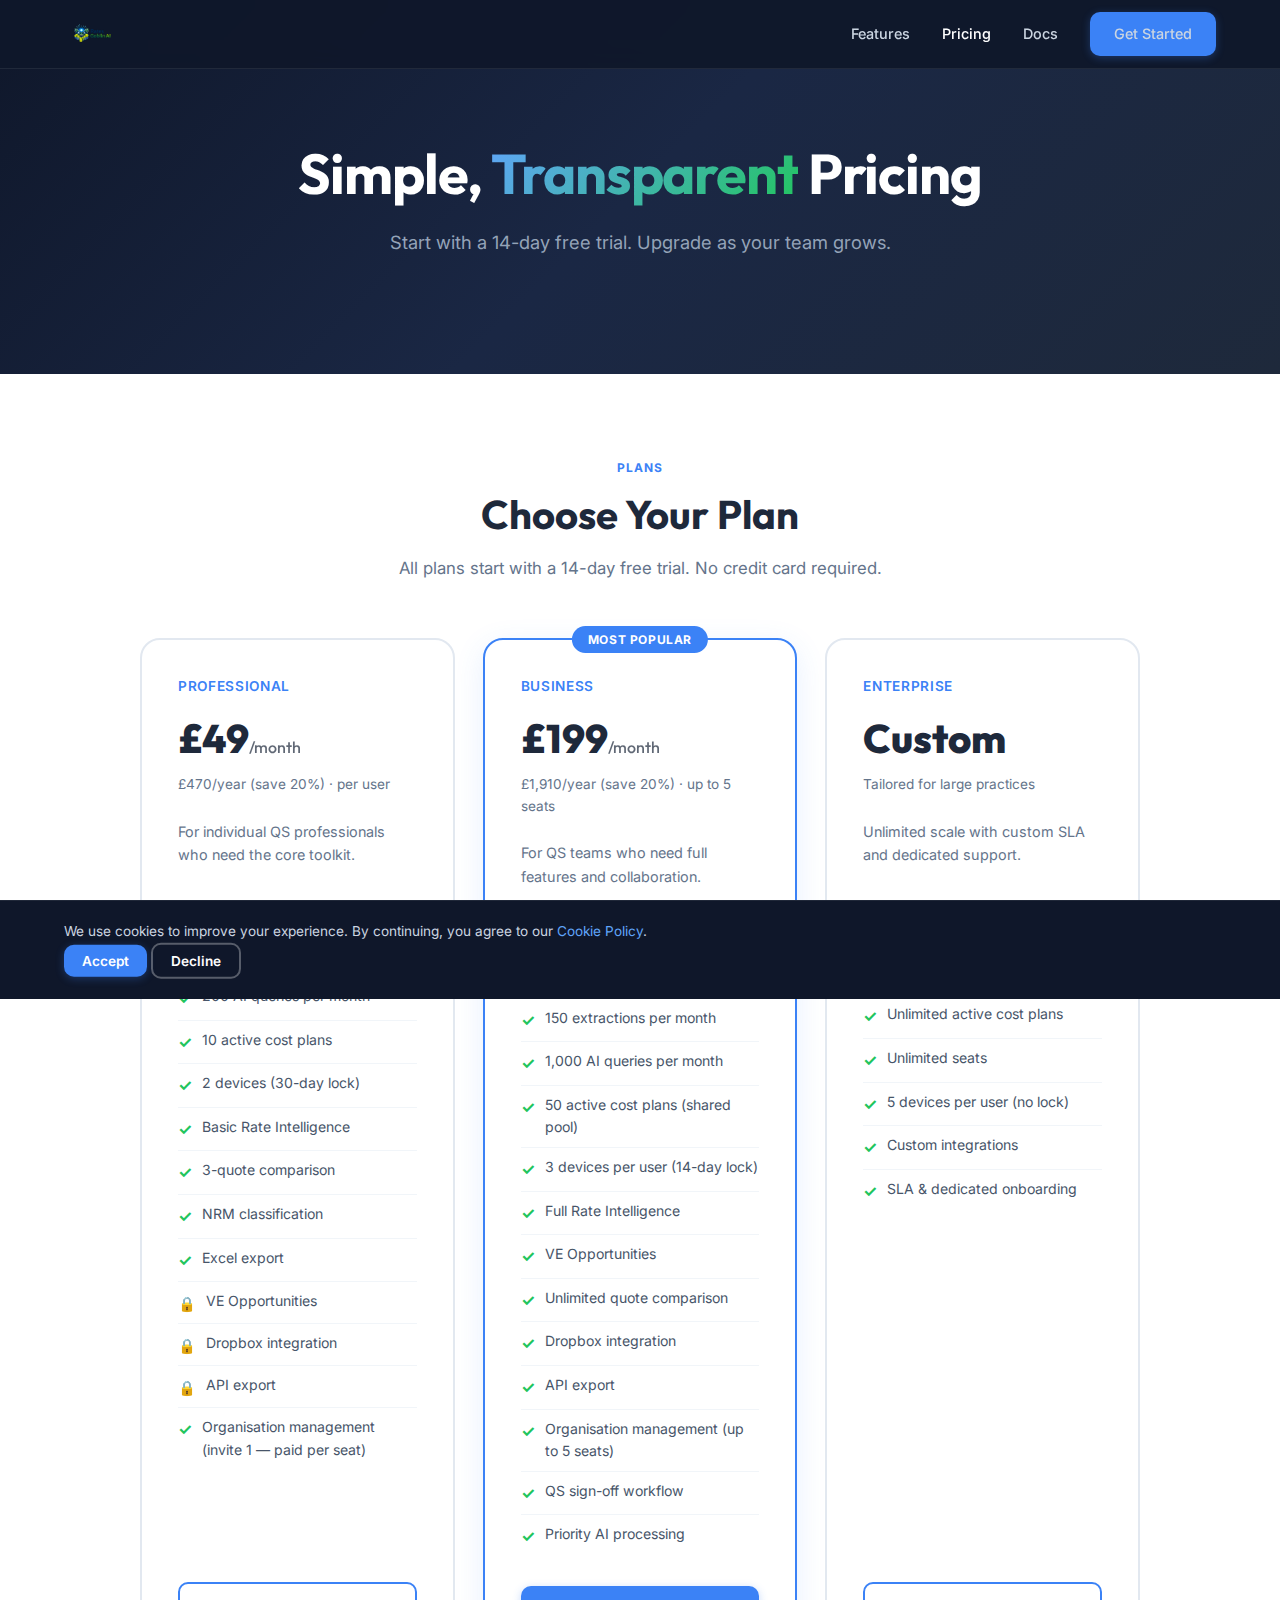
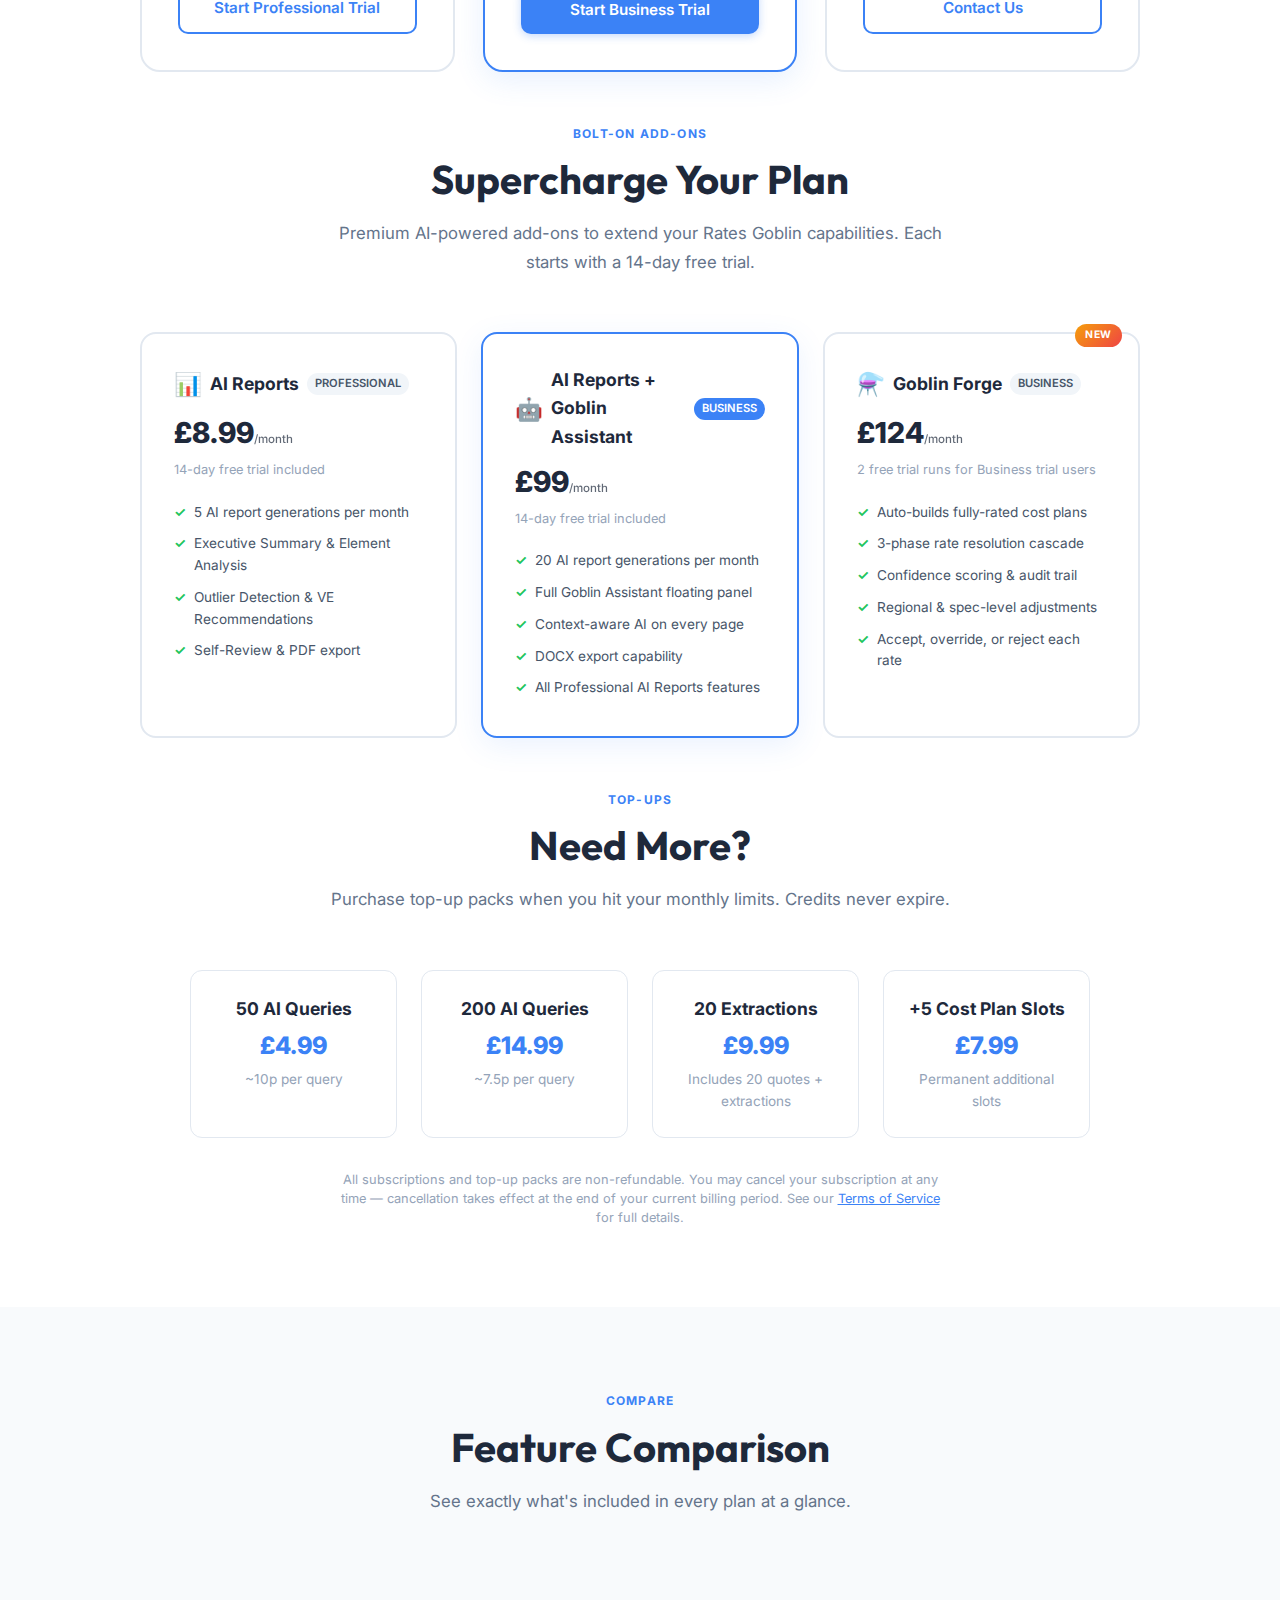
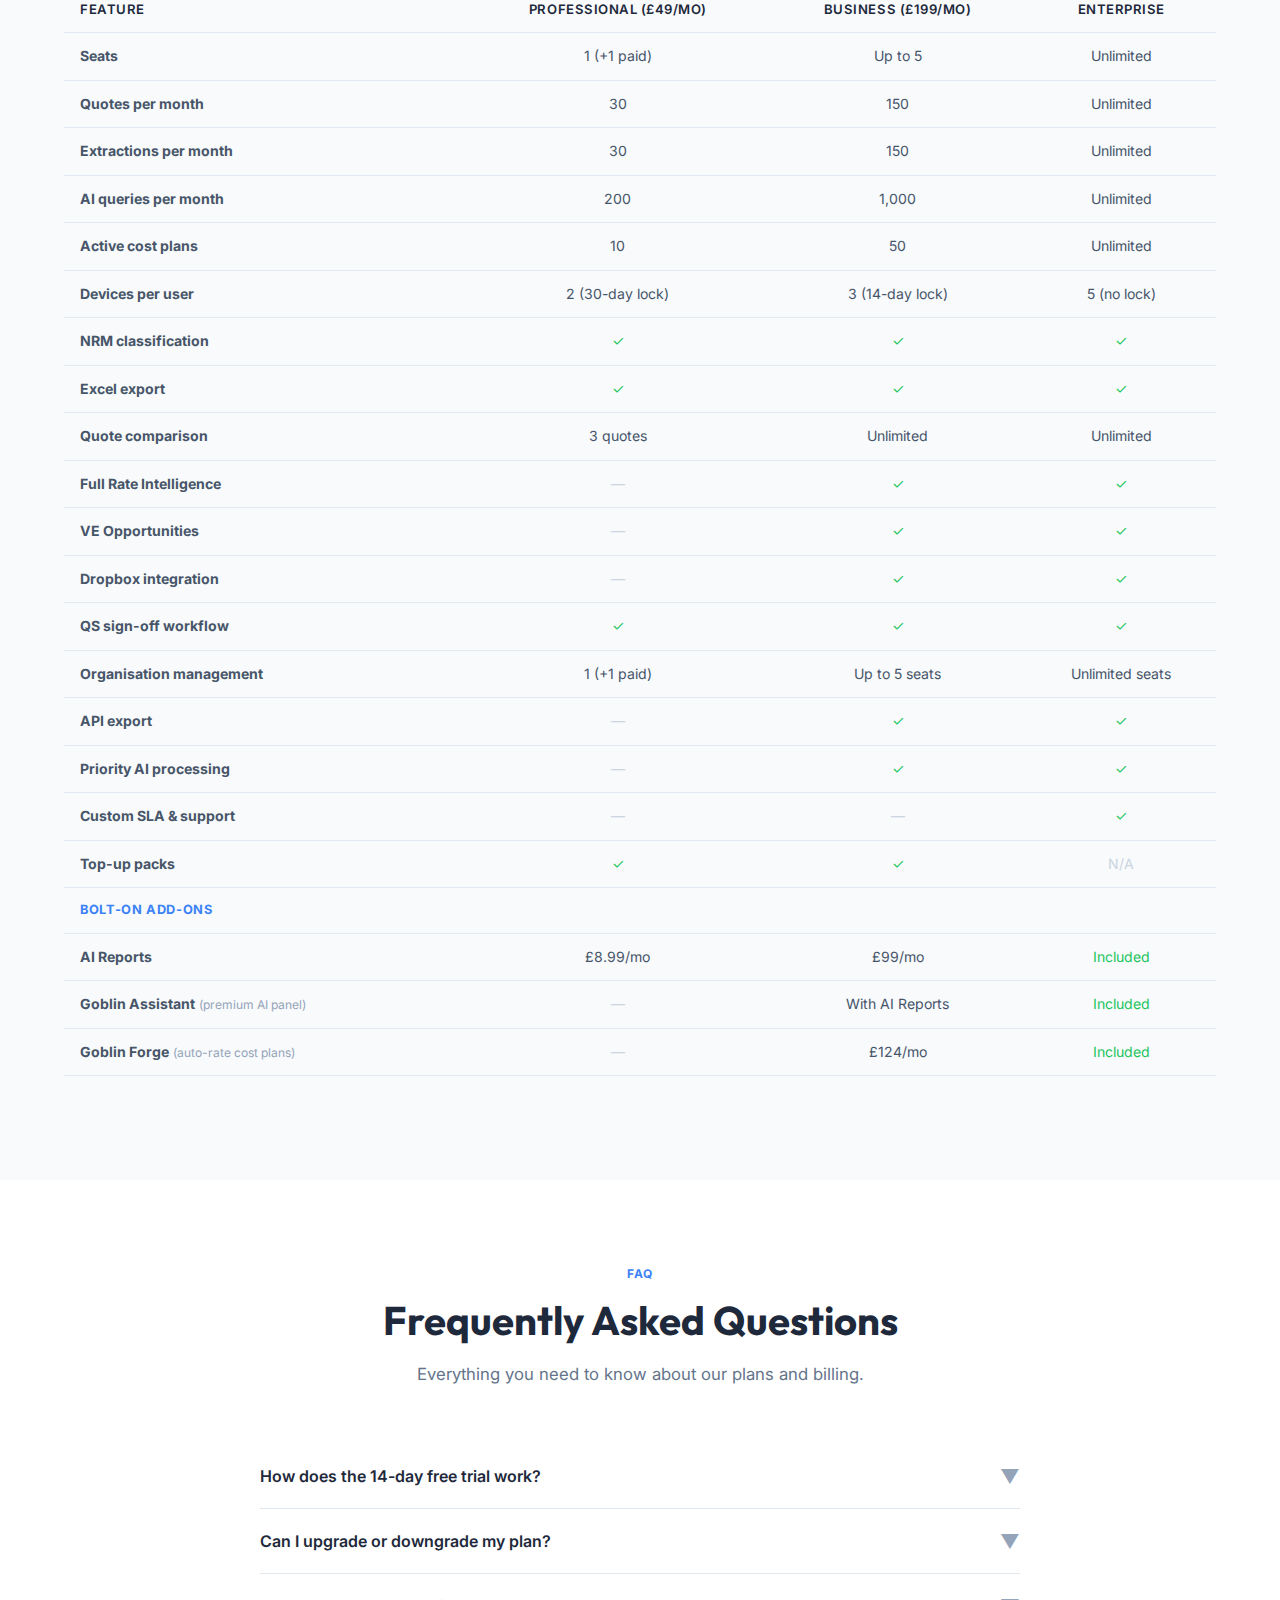
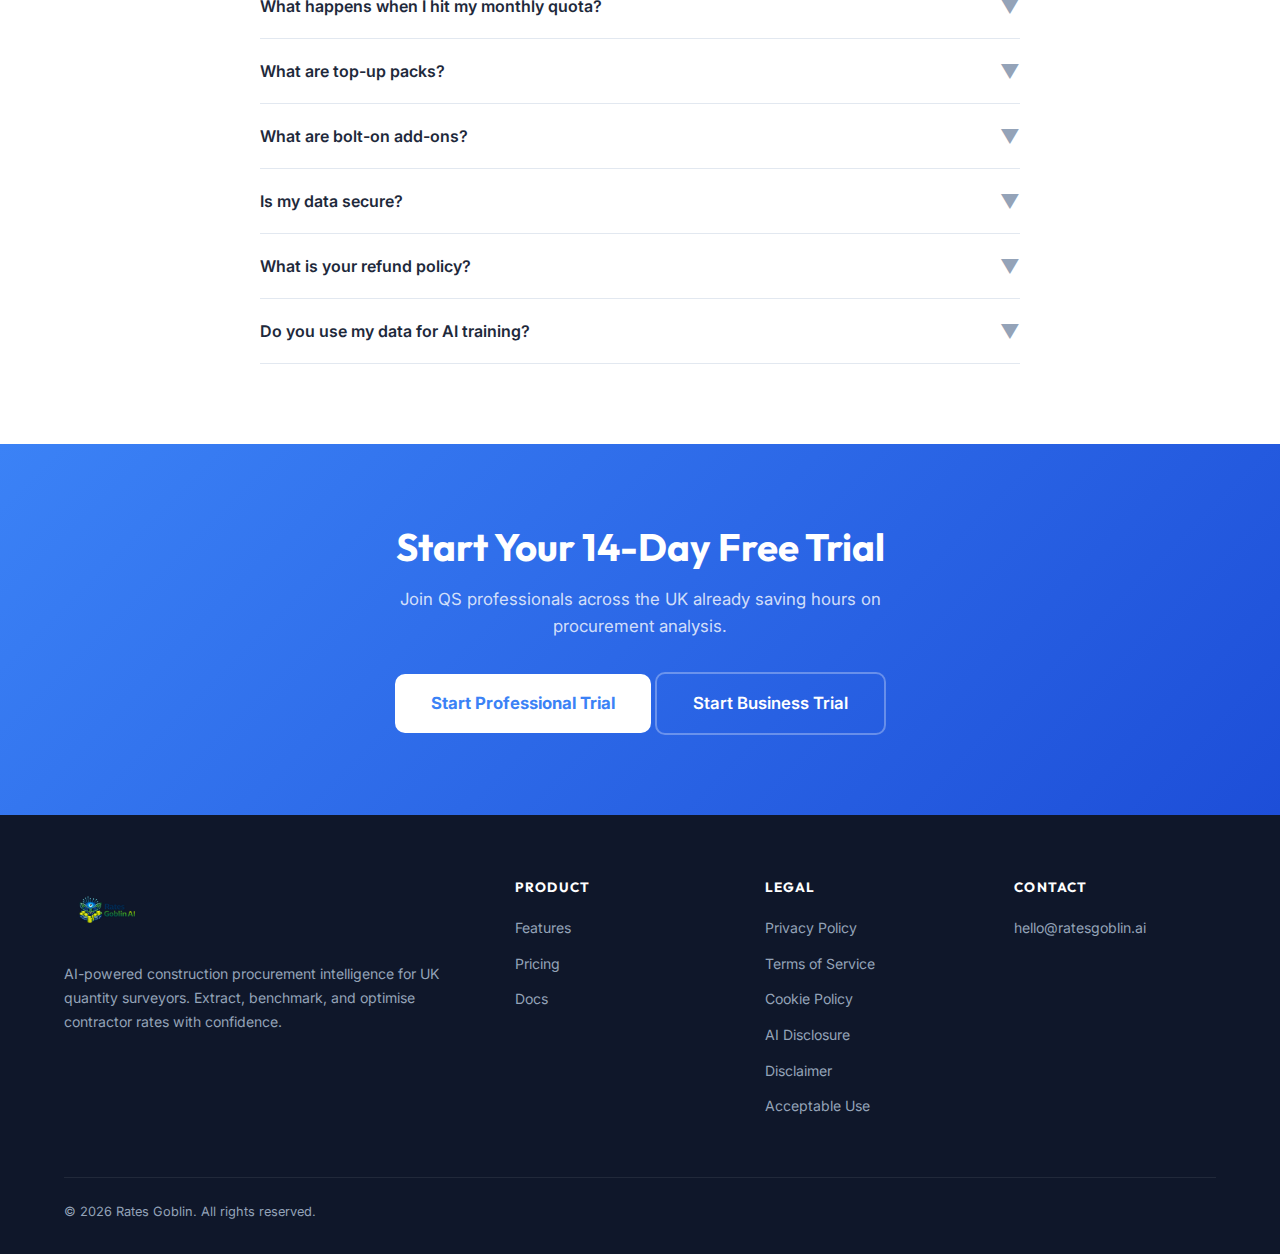
<file: pricing.html>
<!DOCTYPE html>
<html lang="en">
<head>
  <meta charset="UTF-8">
  <meta name="viewport" content="width=device-width, initial-scale=1.0">
  <title>Pricing — Rates Goblin</title>
  <meta name="description" content="Simple, transparent pricing for Rates Goblin. Start with a 14-day free trial and choose the plan that fits your QS practice.">
  <link rel="preconnect" href="https://fonts.googleapis.com">
  <link rel="preconnect" href="https://fonts.gstatic.com" crossorigin>
  <link href="https://fonts.googleapis.com/css2?family=Inter:wght@400;500;600;700&family=Outfit:wght@600;700;800&display=swap" rel="stylesheet">
  <link rel="stylesheet" href="css/style.css">
  <link rel="icon" type="image/png" href="images/favicon.png">
</head>
<body>

  <!-- ══════════════════════════════════════════
       HEADER / NAVIGATION
       ══════════════════════════════════════════ -->
  <header class="site-header" id="header">
    <nav class="nav-container">
      <a href="index.html" class="nav-logo" aria-label="Rates Goblin Home">
          <img src="images/logo-nav.png" alt="Rates Goblin" class="nav-logo-img">
      </a>

      <button class="mobile-menu-toggle" id="mobile-menu-toggle" aria-label="Toggle navigation menu" aria-expanded="false">
          <span aria-hidden="true">&#9776;</span>
      </button>

      <ul class="nav-links" id="nav-links" role="list">
          <li><a href="features.html">Features</a></li>
          <li><a href="pricing.html">Pricing</a></li>
          <li><a href="docs.html">Docs</a></li>
          <li><a href="https://app.ratesgoblin.ai" class="btn btn-primary btn-nav">Get Started</a></li>
      </ul>
    </nav>
  </header>

  <!-- ══════════════════════════════════════════
       HERO
       ══════════════════════════════════════════ -->
  <section class="hero">
    <div class="container">
      <h1>Simple, <em>Transparent</em> Pricing</h1>
      <p>Start with a 14-day free trial. Upgrade as your team grows.</p>
    </div>
  </section>

  <!-- ══════════════════════════════════════════
       PRICING CARDS
       ══════════════════════════════════════════ -->
  <section class="section">
    <div class="container">
      <div class="section-header">
        <span class="overline">Plans</span>
        <h2>Choose Your Plan</h2>
        <p>All plans start with a 14-day free trial. No credit card required.</p>
      </div>

      <div class="pricing-grid">

        <!-- ── Professional ── -->
        <div class="price-card">
          <div class="tier">Professional</div>
          <div class="price">&pound;49<span style="font-size: 0.4em; font-weight: 500; opacity: 0.7;">/month</span></div>
          <div class="price-sub">&pound;470/year (save 20%) &middot; per user</div>
          <p class="plan-desc">For individual QS professionals who need the core toolkit.</p>

          <ul class="price-features">
            <li><span class="check">&#10003;</span> 30 quotes per month</li>
            <li><span class="check">&#10003;</span> 30 extractions per month</li>
            <li><span class="check">&#10003;</span> 200 AI queries per month</li>
            <li><span class="check">&#10003;</span> 10 active cost plans</li>
            <li><span class="check">&#10003;</span> 2 devices (30-day lock)</li>
            <li><span class="check">&#10003;</span> Basic Rate Intelligence</li>
            <li><span class="check">&#10003;</span> 3-quote comparison</li>
            <li><span class="check">&#10003;</span> NRM classification</li>
            <li><span class="check">&#10003;</span> Excel export</li>
            <li><span class="lock">&#128274;</span> VE Opportunities</li>
            <li><span class="lock">&#128274;</span> Dropbox integration</li>
            <li><span class="lock">&#128274;</span> API export</li>
            <li><span class="check">&#10003;</span> Organisation management (invite 1 &mdash; paid per seat)</li>
          </ul>

          <a href="https://app.ratesgoblin.ai?plan=professional" class="btn btn-outline">Start Professional Trial</a>
        </div>

        <!-- ── Business (Featured) ── -->
        <div class="price-card featured">
          <div class="price-badge">Most Popular</div>
          <div class="tier">Business</div>
          <div class="price">&pound;199<span style="font-size: 0.4em; font-weight: 500; opacity: 0.7;">/month</span></div>
          <div class="price-sub">&pound;1,910/year (save 20%) &middot; up to 5 seats</div>
          <p class="plan-desc">For QS teams who need full features and collaboration.</p>

          <ul class="price-features">
            <li><span class="check">&#10003;</span> Everything in Professional, plus:</li>
            <li><span class="check">&#10003;</span> 150 quotes per month</li>
            <li><span class="check">&#10003;</span> 150 extractions per month</li>
            <li><span class="check">&#10003;</span> 1,000 AI queries per month</li>
            <li><span class="check">&#10003;</span> 50 active cost plans (shared pool)</li>
            <li><span class="check">&#10003;</span> 3 devices per user (14-day lock)</li>
            <li><span class="check">&#10003;</span> Full Rate Intelligence</li>
            <li><span class="check">&#10003;</span> VE Opportunities</li>
            <li><span class="check">&#10003;</span> Unlimited quote comparison</li>
            <li><span class="check">&#10003;</span> Dropbox integration</li>
            <li><span class="check">&#10003;</span> API export</li>
            <li><span class="check">&#10003;</span> Organisation management (up to 5 seats)</li>
            <li><span class="check">&#10003;</span> QS sign-off workflow</li>
            <li><span class="check">&#10003;</span> Priority AI processing</li>
          </ul>

          <a href="https://app.ratesgoblin.ai?plan=business" class="btn btn-primary">Start Business Trial</a>
        </div>

        <!-- ── Enterprise ── -->
        <div class="price-card">
          <div class="tier">Enterprise</div>
          <div class="price">Custom</div>
          <div class="price-sub">Tailored for large practices</div>
          <p class="plan-desc">Unlimited scale with custom SLA and dedicated support.</p>

          <ul class="price-features">
            <li><span class="check">&#10003;</span> Everything in Business, plus:</li>
            <li><span class="check">&#10003;</span> Unlimited quotes, extractions &amp; AI queries</li>
            <li><span class="check">&#10003;</span> Unlimited active cost plans</li>
            <li><span class="check">&#10003;</span> Unlimited seats</li>
            <li><span class="check">&#10003;</span> 5 devices per user (no lock)</li>
            <li><span class="check">&#10003;</span> Custom integrations</li>
            <li><span class="check">&#10003;</span> SLA &amp; dedicated onboarding</li>
          </ul>

          <a href="mailto:hello@ratesgoblin.ai" class="btn btn-outline">Contact Us</a>
        </div>

      </div>

      <!-- ── Bolt-On Add-ons ── -->
      <div style="margin-top: 3rem;">
        <div class="section-header">
          <span class="overline">Bolt-On Add-ons</span>
          <h2>Supercharge Your Plan</h2>
          <p>Premium AI-powered add-ons to extend your Rates Goblin capabilities. Each starts with a 14-day free trial.</p>
        </div>

        <div style="display: grid; grid-template-columns: repeat(auto-fit, minmax(300px, 1fr)); gap: 1.5rem; max-width: 1000px; margin: 0 auto 3rem;">

          <!-- AI Reports (Professional) -->
          <div style="border: 2px solid var(--gray-200); border-radius: 16px; padding: 2rem; background: var(--white); transition: all 0.3s ease;">
            <div style="display: flex; align-items: center; gap: 8px; margin-bottom: 8px;">
              <span style="font-size: 1.4rem;">&#128202;</span>
              <span style="font-weight: 700; font-size: 1.1rem;">AI Reports</span>
              <span style="font-size: 0.7rem; background: var(--gray-100); color: var(--gray-600); padding: 2px 8px; border-radius: 100px; font-weight: 600;">PROFESSIONAL</span>
            </div>
            <div style="font-size: 1.8rem; font-weight: 800; color: var(--navy); margin-bottom: 4px;">&pound;8.99<span style="font-size: 0.4em; font-weight: 500; opacity: 0.7;">/month</span></div>
            <div style="font-size: 0.8rem; color: var(--gray-400); margin-bottom: 16px;">14-day free trial included</div>
            <ul style="list-style: none; padding: 0; margin: 0; font-size: 0.85rem; color: var(--gray-600);">
              <li style="padding: 5px 0; display: flex; gap: 8px;"><span style="color: var(--green); font-weight: 700;">&#10003;</span> 5 AI report generations per month</li>
              <li style="padding: 5px 0; display: flex; gap: 8px;"><span style="color: var(--green); font-weight: 700;">&#10003;</span> Executive Summary &amp; Element Analysis</li>
              <li style="padding: 5px 0; display: flex; gap: 8px;"><span style="color: var(--green); font-weight: 700;">&#10003;</span> Outlier Detection &amp; VE Recommendations</li>
              <li style="padding: 5px 0; display: flex; gap: 8px;"><span style="color: var(--green); font-weight: 700;">&#10003;</span> Self-Review &amp; PDF export</li>
            </ul>
          </div>

          <!-- AI Reports (Business) + Goblin Assistant -->
          <div style="border: 2px solid var(--primary); border-radius: 16px; padding: 2rem; background: var(--white); box-shadow: 0 8px 30px rgba(59, 130, 246, 0.1); transition: all 0.3s ease;">
            <div style="display: flex; align-items: center; gap: 8px; margin-bottom: 8px;">
              <span style="font-size: 1.4rem;">&#129302;</span>
              <span style="font-weight: 700; font-size: 1.1rem;">AI Reports + Goblin Assistant</span>
              <span style="font-size: 0.7rem; background: var(--primary); color: var(--white); padding: 2px 8px; border-radius: 100px; font-weight: 600;">BUSINESS</span>
            </div>
            <div style="font-size: 1.8rem; font-weight: 800; color: var(--navy); margin-bottom: 4px;">&pound;99<span style="font-size: 0.4em; font-weight: 500; opacity: 0.7;">/month</span></div>
            <div style="font-size: 0.8rem; color: var(--gray-400); margin-bottom: 16px;">14-day free trial included</div>
            <ul style="list-style: none; padding: 0; margin: 0; font-size: 0.85rem; color: var(--gray-600);">
              <li style="padding: 5px 0; display: flex; gap: 8px;"><span style="color: var(--green); font-weight: 700;">&#10003;</span> 20 AI report generations per month</li>
              <li style="padding: 5px 0; display: flex; gap: 8px;"><span style="color: var(--green); font-weight: 700;">&#10003;</span> Full Goblin Assistant floating panel</li>
              <li style="padding: 5px 0; display: flex; gap: 8px;"><span style="color: var(--green); font-weight: 700;">&#10003;</span> Context-aware AI on every page</li>
              <li style="padding: 5px 0; display: flex; gap: 8px;"><span style="color: var(--green); font-weight: 700;">&#10003;</span> DOCX export capability</li>
              <li style="padding: 5px 0; display: flex; gap: 8px;"><span style="color: var(--green); font-weight: 700;">&#10003;</span> All Professional AI Reports features</li>
            </ul>
          </div>

          <!-- Goblin Forge -->
          <div style="border: 2px solid var(--gray-200); border-radius: 16px; padding: 2rem; background: var(--white); position: relative; transition: all 0.3s ease;">
            <div style="position: absolute; top: -10px; right: 16px; background: linear-gradient(135deg, #f59e0b, #ef4444); color: var(--white); font-size: 0.65rem; font-weight: 700; padding: 3px 10px; border-radius: 100px; text-transform: uppercase; letter-spacing: 0.05em;">New</div>
            <div style="display: flex; align-items: center; gap: 8px; margin-bottom: 8px;">
              <span style="font-size: 1.4rem;">&#9879;&#65039;</span>
              <span style="font-weight: 700; font-size: 1.1rem;">Goblin Forge</span>
              <span style="font-size: 0.7rem; background: var(--gray-100); color: var(--gray-600); padding: 2px 8px; border-radius: 100px; font-weight: 600;">BUSINESS</span>
            </div>
            <div style="font-size: 1.8rem; font-weight: 800; color: var(--navy); margin-bottom: 4px;">&pound;124<span style="font-size: 0.4em; font-weight: 500; opacity: 0.7;">/month</span></div>
            <div style="font-size: 0.8rem; color: var(--gray-400); margin-bottom: 16px;">2 free trial runs for Business trial users</div>
            <ul style="list-style: none; padding: 0; margin: 0; font-size: 0.85rem; color: var(--gray-600);">
              <li style="padding: 5px 0; display: flex; gap: 8px;"><span style="color: var(--green); font-weight: 700;">&#10003;</span> Auto-builds fully-rated cost plans</li>
              <li style="padding: 5px 0; display: flex; gap: 8px;"><span style="color: var(--green); font-weight: 700;">&#10003;</span> 3-phase rate resolution cascade</li>
              <li style="padding: 5px 0; display: flex; gap: 8px;"><span style="color: var(--green); font-weight: 700;">&#10003;</span> Confidence scoring &amp; audit trail</li>
              <li style="padding: 5px 0; display: flex; gap: 8px;"><span style="color: var(--green); font-weight: 700;">&#10003;</span> Regional &amp; spec-level adjustments</li>
              <li style="padding: 5px 0; display: flex; gap: 8px;"><span style="color: var(--green); font-weight: 700;">&#10003;</span> Accept, override, or reject each rate</li>
            </ul>
          </div>

        </div>
      </div>

      <!-- ── Top-Up Packs ── -->
      <div style="margin-top: 3rem;">
        <div class="section-header">
          <span class="overline">Top-Ups</span>
          <h2>Need More?</h2>
          <p>Purchase top-up packs when you hit your monthly limits. Credits never expire.</p>
        </div>

        <div style="display: grid; grid-template-columns: repeat(auto-fit, minmax(200px, 1fr)); gap: 1.5rem; max-width: 900px; margin: 0 auto;">
          <div style="border: 1px solid var(--gray-200); border-radius: 12px; padding: 1.5rem; text-align: center;">
            <div style="font-weight: 700; font-size: 1.1rem; margin-bottom: 0.25rem;">50 AI Queries</div>
            <div style="font-size: 1.5rem; font-weight: 800; color: var(--primary);">&pound;4.99</div>
            <div style="font-size: 0.85rem; color: var(--gray-400); margin-top: 0.25rem;">~10p per query</div>
          </div>
          <div style="border: 1px solid var(--gray-200); border-radius: 12px; padding: 1.5rem; text-align: center;">
            <div style="font-weight: 700; font-size: 1.1rem; margin-bottom: 0.25rem;">200 AI Queries</div>
            <div style="font-size: 1.5rem; font-weight: 800; color: var(--primary);">&pound;14.99</div>
            <div style="font-size: 0.85rem; color: var(--gray-400); margin-top: 0.25rem;">~7.5p per query</div>
          </div>
          <div style="border: 1px solid var(--gray-200); border-radius: 12px; padding: 1.5rem; text-align: center;">
            <div style="font-weight: 700; font-size: 1.1rem; margin-bottom: 0.25rem;">20 Extractions</div>
            <div style="font-size: 1.5rem; font-weight: 800; color: var(--primary);">&pound;9.99</div>
            <div style="font-size: 0.85rem; color: var(--gray-400); margin-top: 0.25rem;">Includes 20 quotes + extractions</div>
          </div>
          <div style="border: 1px solid var(--gray-200); border-radius: 12px; padding: 1.5rem; text-align: center;">
            <div style="font-weight: 700; font-size: 1.1rem; margin-bottom: 0.25rem;">+5 Cost Plan Slots</div>
            <div style="font-size: 1.5rem; font-weight: 800; color: var(--primary);">&pound;7.99</div>
            <div style="font-size: 0.85rem; color: var(--gray-400); margin-top: 0.25rem;">Permanent additional slots</div>
          </div>
        </div>
      </div>

      <!-- Refund Policy Note -->
      <p style="text-align: center; font-size: 0.8rem; color: var(--gray-400); margin-top: 2rem; max-width: 600px; margin-left: auto; margin-right: auto; line-height: 1.5;">
        All subscriptions and top-up packs are non-refundable. You may cancel your subscription at any time &mdash; cancellation takes effect at the end of your current billing period.
        See our <a href="terms.html" style="color: var(--primary); text-decoration: underline;">Terms of Service</a> for full details.
      </p>
    </div>
  </section>

  <!-- ══════════════════════════════════════════
       FEATURE COMPARISON TABLE
       ══════════════════════════════════════════ -->
  <section class="section section-light">
    <div class="container">
      <div class="section-header">
        <span class="overline">Compare</span>
        <h2>Feature Comparison</h2>
        <p>See exactly what's included in every plan at a glance.</p>
      </div>

      <div style="overflow-x: auto;">
        <table class="legal-table" style="min-width: 700px;">
          <thead>
            <tr>
              <th style="width: 35%;">Feature</th>
              <th style="text-align: center;">Professional (&pound;49/mo)</th>
              <th style="text-align: center;">Business (&pound;199/mo)</th>
              <th style="text-align: center;">Enterprise</th>
            </tr>
          </thead>
          <tbody>
            <tr>
              <td><strong>Seats</strong></td>
              <td style="text-align: center;">1 (+1 paid)</td>
              <td style="text-align: center;">Up to 5</td>
              <td style="text-align: center;">Unlimited</td>
            </tr>
            <tr>
              <td><strong>Quotes per month</strong></td>
              <td style="text-align: center;">30</td>
              <td style="text-align: center;">150</td>
              <td style="text-align: center;">Unlimited</td>
            </tr>
            <tr>
              <td><strong>Extractions per month</strong></td>
              <td style="text-align: center;">30</td>
              <td style="text-align: center;">150</td>
              <td style="text-align: center;">Unlimited</td>
            </tr>
            <tr>
              <td><strong>AI queries per month</strong></td>
              <td style="text-align: center;">200</td>
              <td style="text-align: center;">1,000</td>
              <td style="text-align: center;">Unlimited</td>
            </tr>
            <tr>
              <td><strong>Active cost plans</strong></td>
              <td style="text-align: center;">10</td>
              <td style="text-align: center;">50</td>
              <td style="text-align: center;">Unlimited</td>
            </tr>
            <tr>
              <td><strong>Devices per user</strong></td>
              <td style="text-align: center;">2 (30-day lock)</td>
              <td style="text-align: center;">3 (14-day lock)</td>
              <td style="text-align: center;">5 (no lock)</td>
            </tr>
            <tr>
              <td><strong>NRM classification</strong></td>
              <td style="text-align: center; color: var(--green);">&#10003;</td>
              <td style="text-align: center; color: var(--green);">&#10003;</td>
              <td style="text-align: center; color: var(--green);">&#10003;</td>
            </tr>
            <tr>
              <td><strong>Excel export</strong></td>
              <td style="text-align: center; color: var(--green);">&#10003;</td>
              <td style="text-align: center; color: var(--green);">&#10003;</td>
              <td style="text-align: center; color: var(--green);">&#10003;</td>
            </tr>
            <tr>
              <td><strong>Quote comparison</strong></td>
              <td style="text-align: center;">3 quotes</td>
              <td style="text-align: center;">Unlimited</td>
              <td style="text-align: center;">Unlimited</td>
            </tr>
            <tr>
              <td><strong>Full Rate Intelligence</strong></td>
              <td style="text-align: center; color: var(--gray-300);">&#8212;</td>
              <td style="text-align: center; color: var(--green);">&#10003;</td>
              <td style="text-align: center; color: var(--green);">&#10003;</td>
            </tr>
            <tr>
              <td><strong>VE Opportunities</strong></td>
              <td style="text-align: center; color: var(--gray-300);">&#8212;</td>
              <td style="text-align: center; color: var(--green);">&#10003;</td>
              <td style="text-align: center; color: var(--green);">&#10003;</td>
            </tr>
            <tr>
              <td><strong>Dropbox integration</strong></td>
              <td style="text-align: center; color: var(--gray-300);">&#8212;</td>
              <td style="text-align: center; color: var(--green);">&#10003;</td>
              <td style="text-align: center; color: var(--green);">&#10003;</td>
            </tr>
            <tr>
              <td><strong>QS sign-off workflow</strong></td>
              <td style="text-align: center; color: var(--green);">&#10003;</td>
              <td style="text-align: center; color: var(--green);">&#10003;</td>
              <td style="text-align: center; color: var(--green);">&#10003;</td>
            </tr>
            <tr>
              <td><strong>Organisation management</strong></td>
              <td style="text-align: center;">1 (+1 paid)</td>
              <td style="text-align: center;">Up to 5 seats</td>
              <td style="text-align: center;">Unlimited seats</td>
            </tr>
            <tr>
              <td><strong>API export</strong></td>
              <td style="text-align: center; color: var(--gray-300);">&#8212;</td>
              <td style="text-align: center; color: var(--green);">&#10003;</td>
              <td style="text-align: center; color: var(--green);">&#10003;</td>
            </tr>
            <tr>
              <td><strong>Priority AI processing</strong></td>
              <td style="text-align: center; color: var(--gray-300);">&#8212;</td>
              <td style="text-align: center; color: var(--green);">&#10003;</td>
              <td style="text-align: center; color: var(--green);">&#10003;</td>
            </tr>
            <tr>
              <td><strong>Custom SLA &amp; support</strong></td>
              <td style="text-align: center; color: var(--gray-300);">&#8212;</td>
              <td style="text-align: center; color: var(--gray-300);">&#8212;</td>
              <td style="text-align: center; color: var(--green);">&#10003;</td>
            </tr>
            <tr>
              <td><strong>Top-up packs</strong></td>
              <td style="text-align: center; color: var(--green);">&#10003;</td>
              <td style="text-align: center; color: var(--green);">&#10003;</td>
              <td style="text-align: center; color: var(--gray-300);">N/A</td>
            </tr>
            <tr>
              <td colspan="4" style="background: var(--gray-50); font-weight: 700; color: var(--primary); font-size: 0.8rem; text-transform: uppercase; letter-spacing: 0.05em; padding: 12px 16px;">Bolt-On Add-ons</td>
            </tr>
            <tr>
              <td><strong>AI Reports</strong></td>
              <td style="text-align: center;">&pound;8.99/mo</td>
              <td style="text-align: center;">&pound;99/mo</td>
              <td style="text-align: center; color: var(--green);">Included</td>
            </tr>
            <tr>
              <td><strong>Goblin Assistant</strong> <span style="font-size: 0.75rem; color: var(--gray-400);">(premium AI panel)</span></td>
              <td style="text-align: center; color: var(--gray-300);">&#8212;</td>
              <td style="text-align: center;">With AI Reports</td>
              <td style="text-align: center; color: var(--green);">Included</td>
            </tr>
            <tr>
              <td><strong>Goblin Forge</strong> <span style="font-size: 0.75rem; color: var(--gray-400);">(auto-rate cost plans)</span></td>
              <td style="text-align: center; color: var(--gray-300);">&#8212;</td>
              <td style="text-align: center;">&pound;124/mo</td>
              <td style="text-align: center; color: var(--green);">Included</td>
            </tr>
          </tbody>
        </table>
      </div>
    </div>
  </section>

  <!-- ══════════════════════════════════════════
       FAQ
       ══════════════════════════════════════════ -->
  <section class="section">
    <div class="container">
      <div class="section-header">
        <span class="overline">FAQ</span>
        <h2>Frequently Asked Questions</h2>
        <p>Everything you need to know about our plans and billing.</p>
      </div>

      <div class="faq-list">

        <div class="faq-item">
          <button class="faq-question">
            How does the 14-day free trial work?
            <span class="arrow">&#9660;</span>
          </button>
          <div class="faq-answer">
            <p>When you sign up, you choose either Professional or Business and get a 14-day free trial of that plan with its exact limits and features &mdash; no credit card required. After the trial ends, simply subscribe to keep using the app. Our support chat can also extend your trial if you need more time.</p>
          </div>
        </div>

        <div class="faq-item">
          <button class="faq-question">
            Can I upgrade or downgrade my plan?
            <span class="arrow">&#9660;</span>
          </button>
          <div class="faq-answer">
            <p>Yes, you can upgrade from Professional to Business at any time. Your data, projects, and settings will carry over automatically. When you upgrade, the price difference is pro-rated for the remainder of your billing cycle.</p>
          </div>
        </div>

        <div class="faq-item">
          <button class="faq-question">
            What happens when I hit my monthly quota?
            <span class="arrow">&#9660;</span>
          </button>
          <div class="faq-answer">
            <p>When your monthly allowance runs out, any top-up pack credits you have are used automatically. If you have no credits remaining, you'll see a message with options to purchase a top-up pack or upgrade your plan. Quotas reset on the 1st of each month.</p>
          </div>
        </div>

        <div class="faq-item">
          <button class="faq-question">
            What are top-up packs?
            <span class="arrow">&#9660;</span>
          </button>
          <div class="faq-answer">
            <p>Top-up packs let you purchase additional AI queries, extractions, or cost plan slots. Credits never expire and are used automatically when your monthly allowance runs out. This means you never get locked out of the system at a critical moment.</p>
          </div>
        </div>

        <div class="faq-item">
          <button class="faq-question">
            What are bolt-on add-ons?
            <span class="arrow">&#9660;</span>
          </button>
          <div class="faq-answer">
            <p>Bolt-on add-ons are premium features you can add to your plan for an additional monthly fee. <strong>AI Reports</strong> generates comprehensive cost plan analysis reports with executive summaries, element analysis, and VE recommendations. The Business tier version also unlocks the <strong>Goblin Assistant</strong> &mdash; a context-aware floating AI panel available on every page. <strong>Goblin Forge</strong> auto-builds fully-rated cost plans from your rate intelligence data. Each add-on starts with a free trial so you can evaluate before committing. Enterprise plans include all add-ons at no extra cost.</p>
          </div>
        </div>

        <div class="faq-item">
          <button class="faq-question">
            Is my data secure?
            <span class="arrow">&#9660;</span>
          </button>
          <div class="faq-answer">
            <p>Yes. All data is encrypted in transit and at rest. We are fully GDPR compliant, and you retain complete ownership of your data at all times.</p>
          </div>
        </div>

        <div class="faq-item">
          <button class="faq-question">
            What is your refund policy?
            <span class="arrow">&#9660;</span>
          </button>
          <div class="faq-answer">
            <p>All subscriptions and top-up pack purchases are non-refundable. You can cancel your subscription at any time, and you'll retain access until the end of your current billing period. Unused top-up pack credits are also non-refundable but never expire. If you're a consumer in the UK, you have a statutory 14-day cooling-off period under the Consumer Contracts Regulations 2013 &mdash; contact us within 14 days of purchase if you wish to exercise this right.</p>
          </div>
        </div>

        <div class="faq-item">
          <button class="faq-question">
            Do you use my data for AI training?
            <span class="arrow">&#9660;</span>
          </button>
          <div class="faq-answer">
            <p>No. We use the OpenAI API with data processing agreements in place. Your data is never used for model training, and OpenAI does not retain API data for training purposes.</p>
          </div>
        </div>

      </div>
    </div>
  </section>

  <!-- ══════════════════════════════════════════
       CTA
       ══════════════════════════════════════════ -->
  <section class="cta-section">
    <div class="container">
      <h2>Start Your 14-Day Free Trial</h2>
      <p>Join QS professionals across the UK already saving hours on procurement analysis.</p>
      <div class="hero-buttons">
        <a href="https://app.ratesgoblin.ai?plan=professional" class="btn btn-lg" style="background: var(--white); color: var(--primary); font-weight: 700;">Start Professional Trial</a>
        <a href="https://app.ratesgoblin.ai?plan=business" class="btn btn-secondary btn-lg">Start Business Trial</a>
      </div>
    </div>
  </section>

  <!-- ══════════════════════════════════════════
       FOOTER
       ══════════════════════════════════════════ -->
  <footer class="site-footer">
    <div class="container">
      <div class="footer-grid">

        <!-- Brand -->
        <div class="footer-col footer-brand">
          <a href="index.html" class="footer-logo" aria-label="Rates Goblin Home">
              <img src="images/logo-footer.png" alt="Rates Goblin" class="footer-logo-img">
          </a>
          <p>
              AI-powered construction procurement intelligence for UK quantity surveyors.
              Extract, benchmark, and optimise contractor rates with confidence.
          </p>
        </div>

        <!-- Product -->
        <div class="footer-col">
          <h4>Product</h4>
          <ul role="list">
            <li><a href="features.html">Features</a></li>
            <li><a href="pricing.html">Pricing</a></li>
            <li><a href="docs.html">Docs</a></li>
          </ul>
        </div>

        <!-- Legal -->
        <div class="footer-col">
          <h4>Legal</h4>
          <ul role="list">
            <li><a href="privacy.html">Privacy Policy</a></li>
            <li><a href="terms.html">Terms of Service</a></li>
            <li><a href="cookies.html">Cookie Policy</a></li>
            <li><a href="ai-disclosure.html">AI Disclosure</a></li>
            <li><a href="disclaimer.html">Disclaimer</a></li>
            <li><a href="acceptable-use.html">Acceptable Use</a></li>
          </ul>
        </div>

        <!-- Contact -->
        <div class="footer-col">
          <h4>Contact</h4>
          <ul role="list">
            <li><a href="mailto:hello@ratesgoblin.ai">hello@ratesgoblin.ai</a></li>
          </ul>
        </div>

      </div>

      <div class="footer-bottom">
        <p>&copy; 2026 Rates Goblin. All rights reserved.</p>
      </div>
    </div>
  </footer>

  <!-- ══════════════════════════════════════════
       COOKIE CONSENT BANNER
       ══════════════════════════════════════════ -->
  <div class="cookie-banner">
    <div class="container">
      <p>We use cookies to improve your experience. By continuing, you agree to our <a href="cookies.html">Cookie Policy</a>.</p>
      <div class="cookie-buttons">
        <button class="btn btn-sm btn-primary cookie-accept">Accept</button>
        <button class="btn btn-sm btn-secondary cookie-reject">Decline</button>
      </div>
    </div>
  </div>

  <script src="js/main.js"></script>
</body>
</html>
</file>
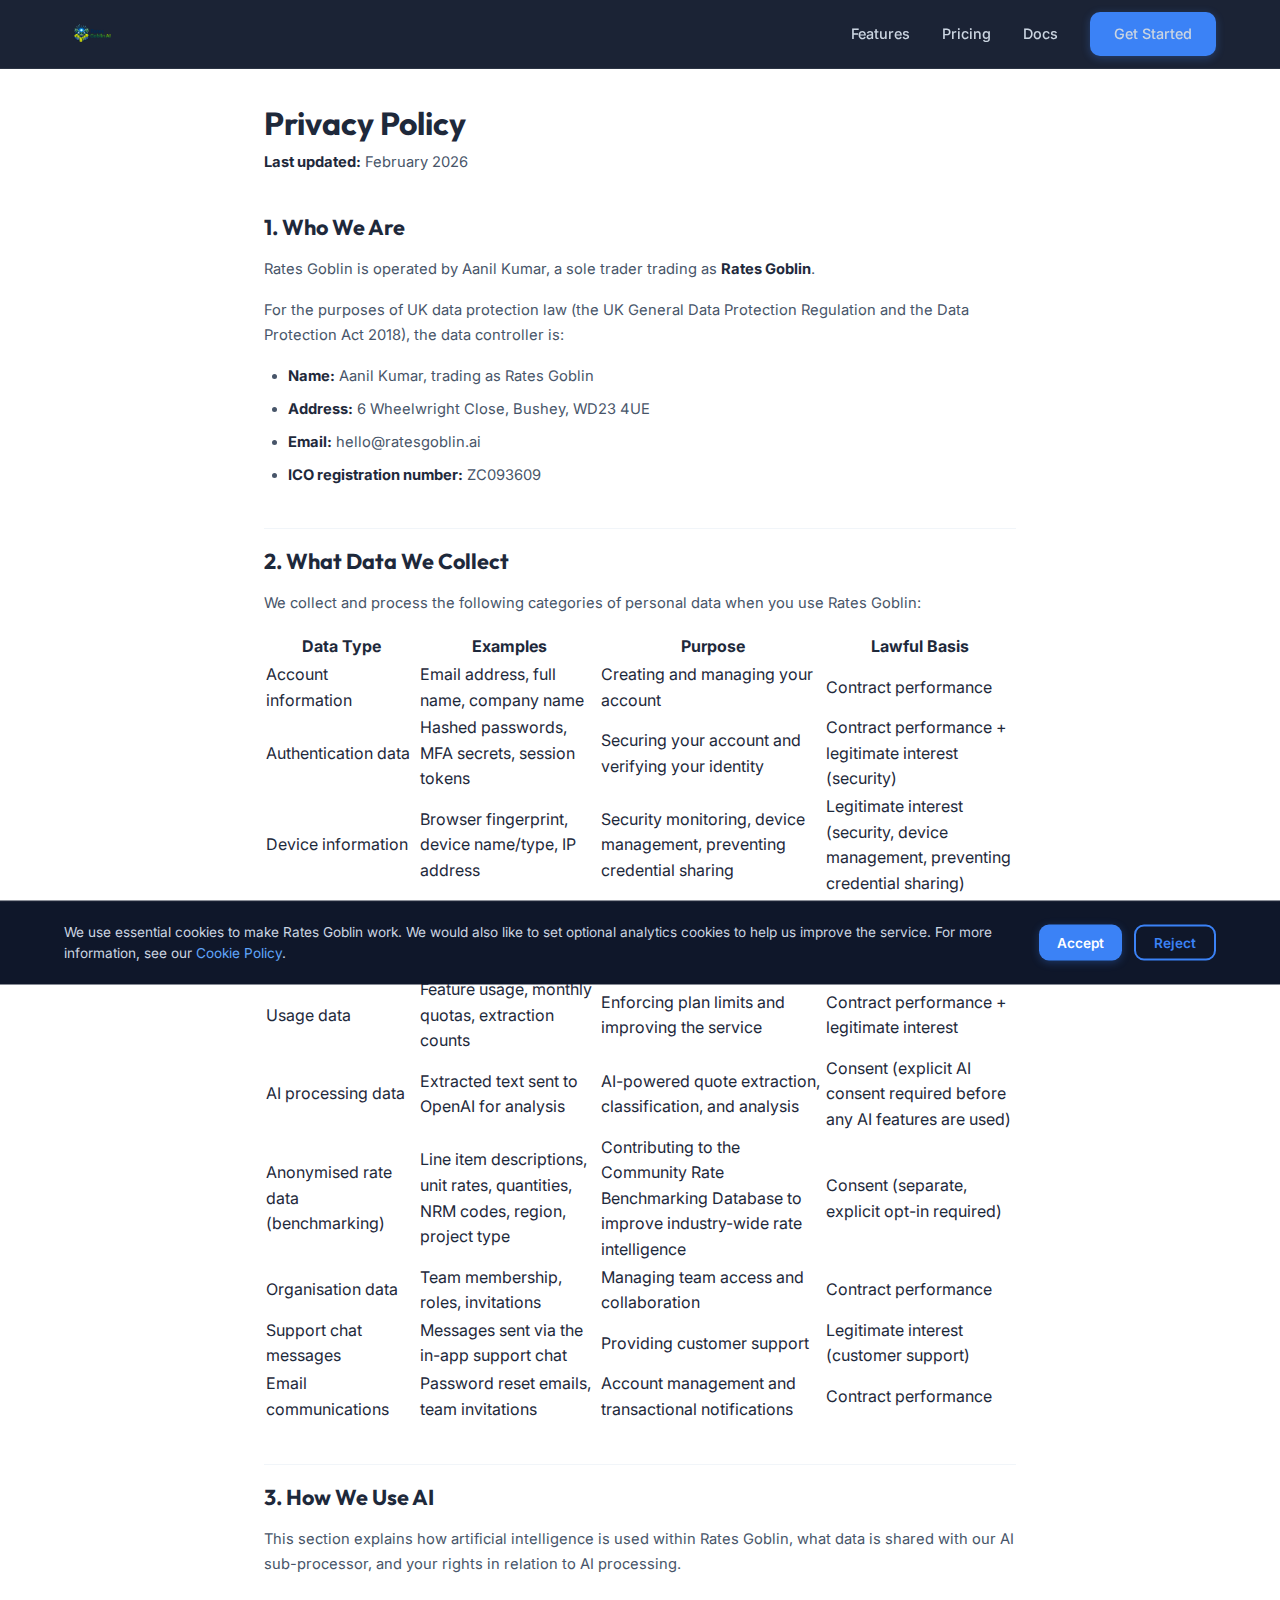
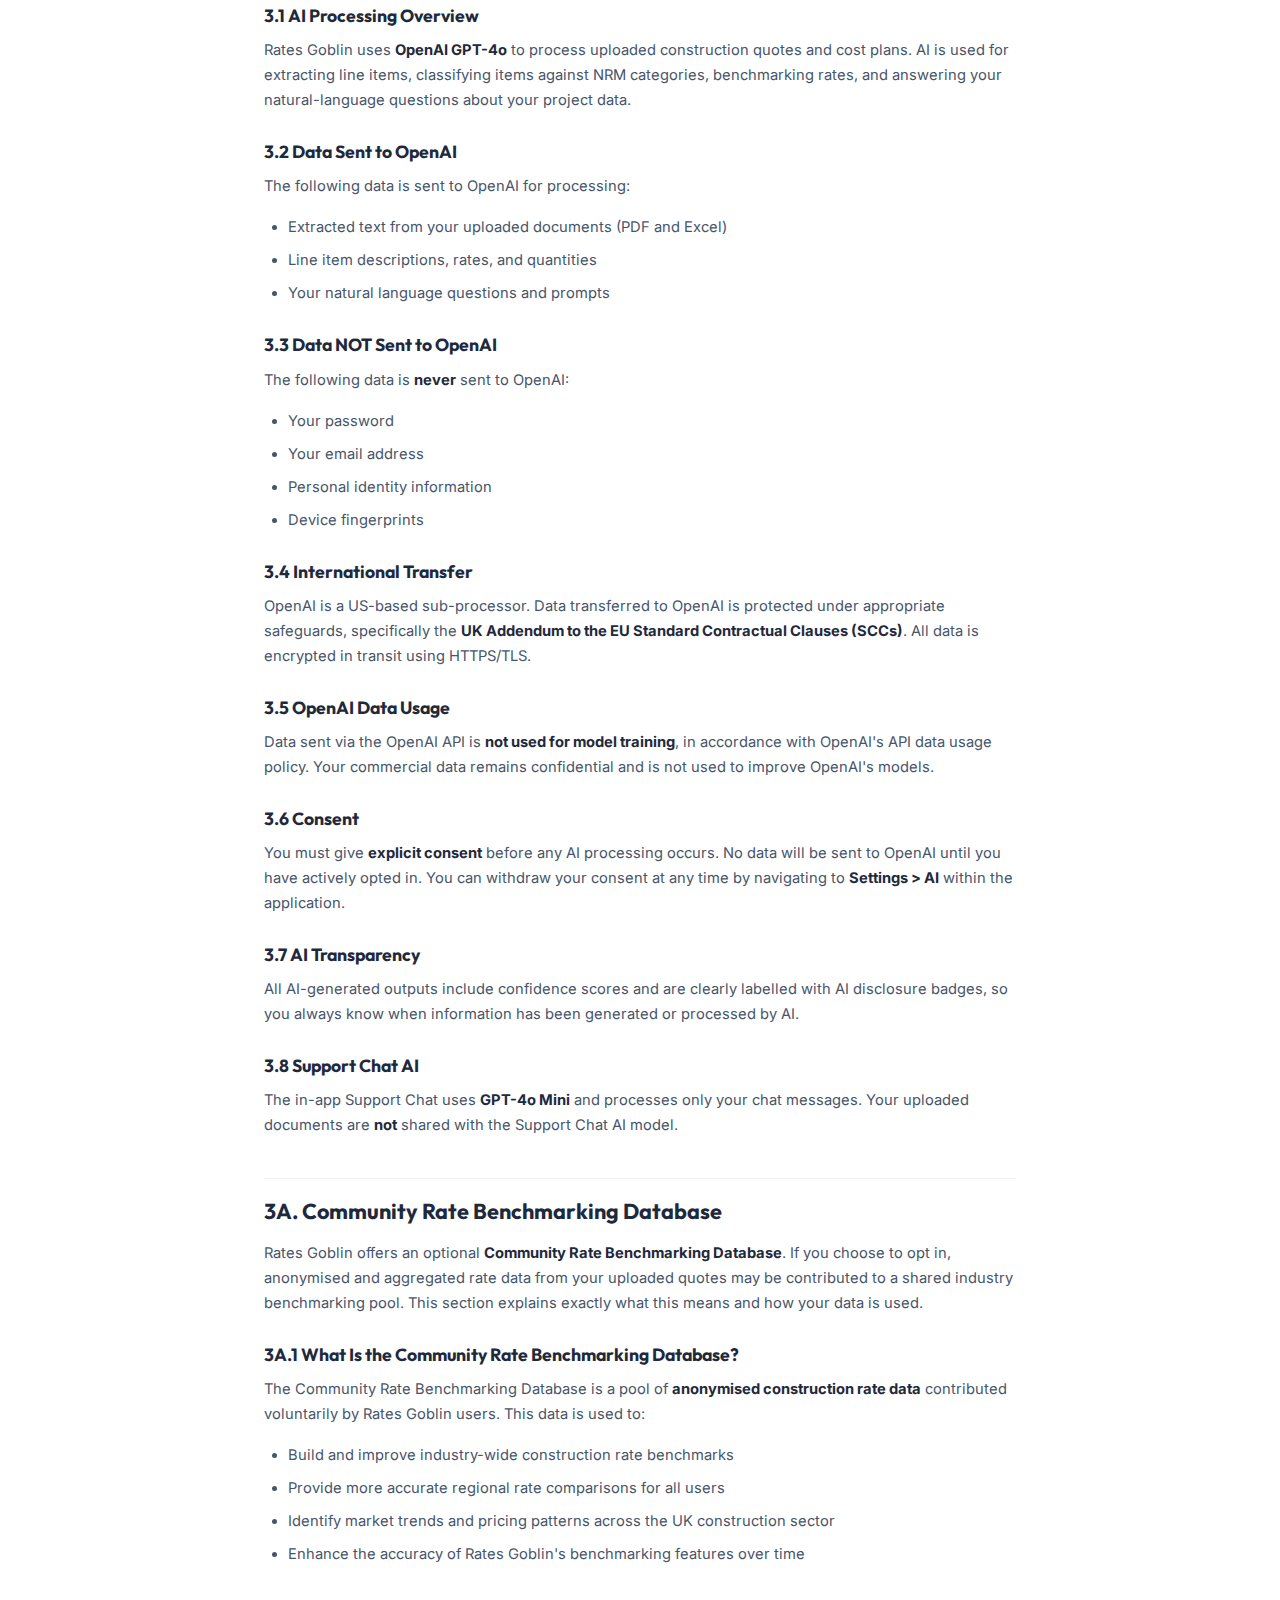
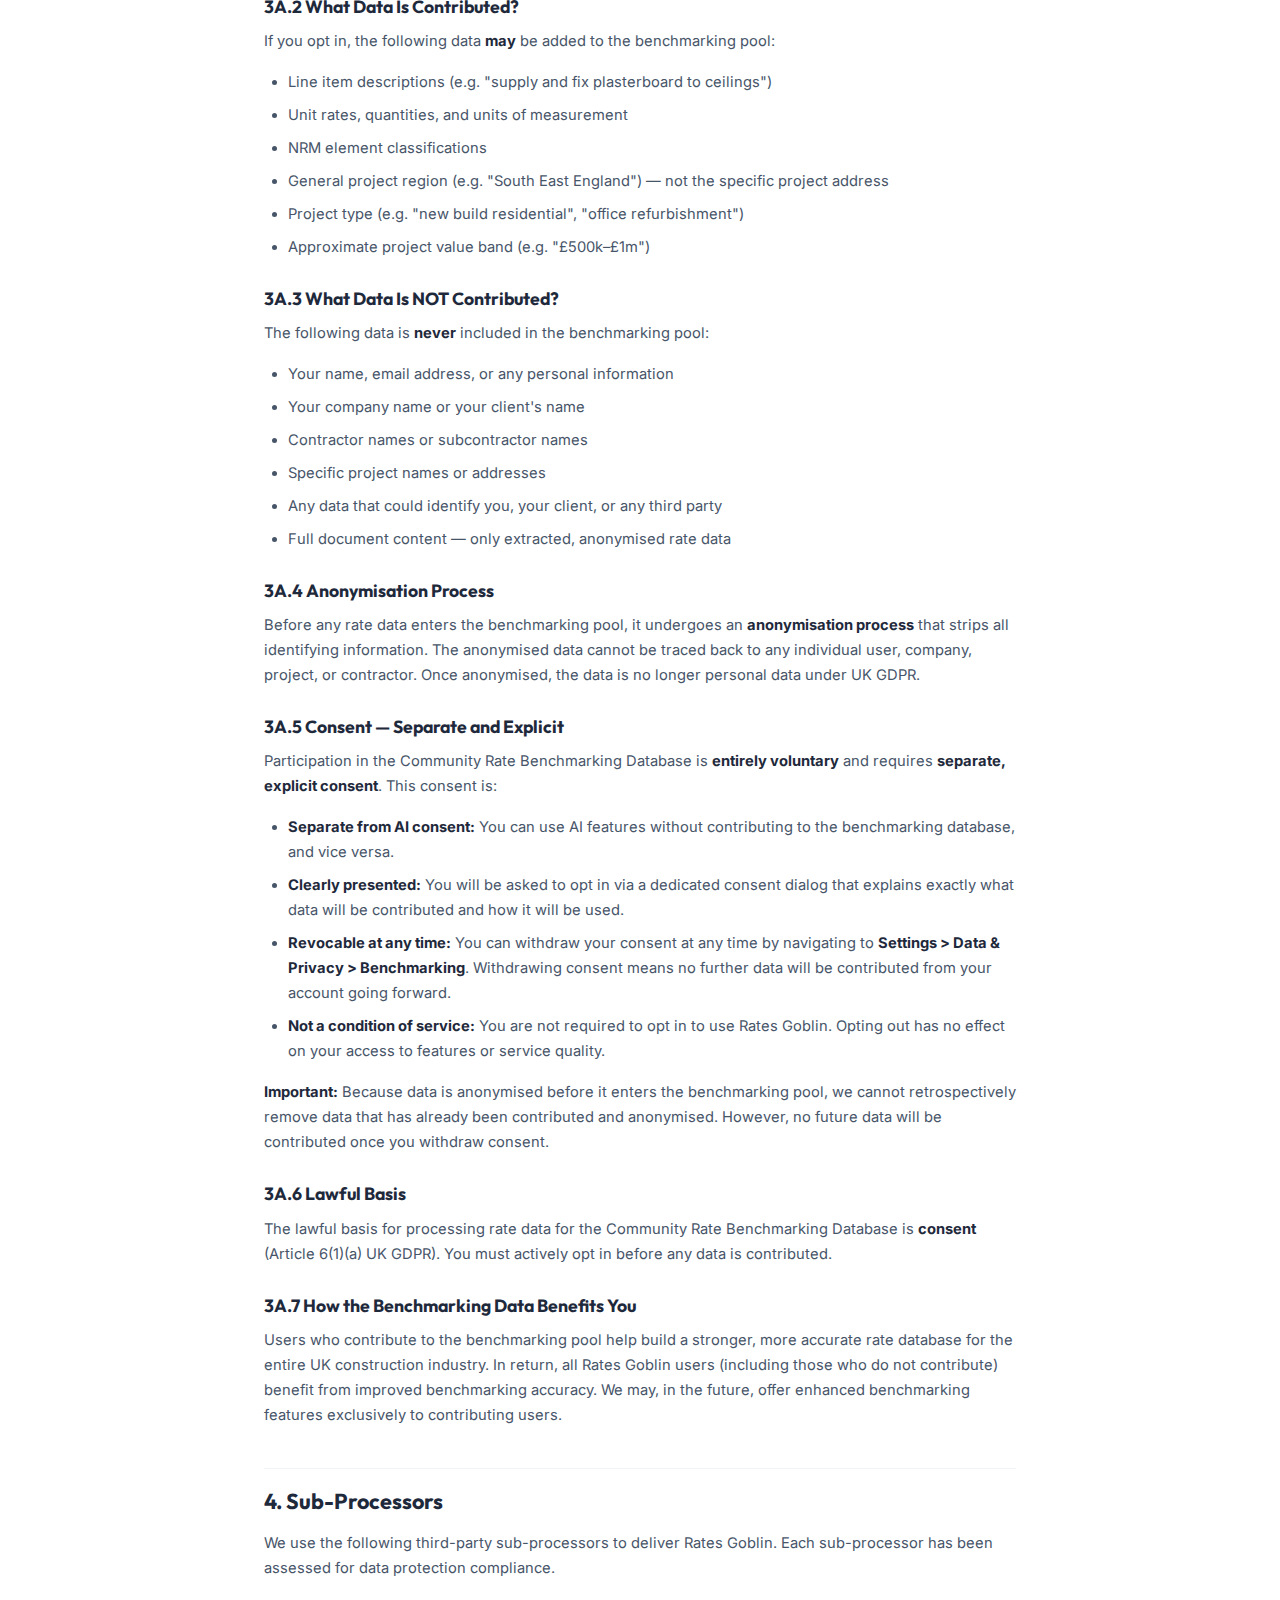
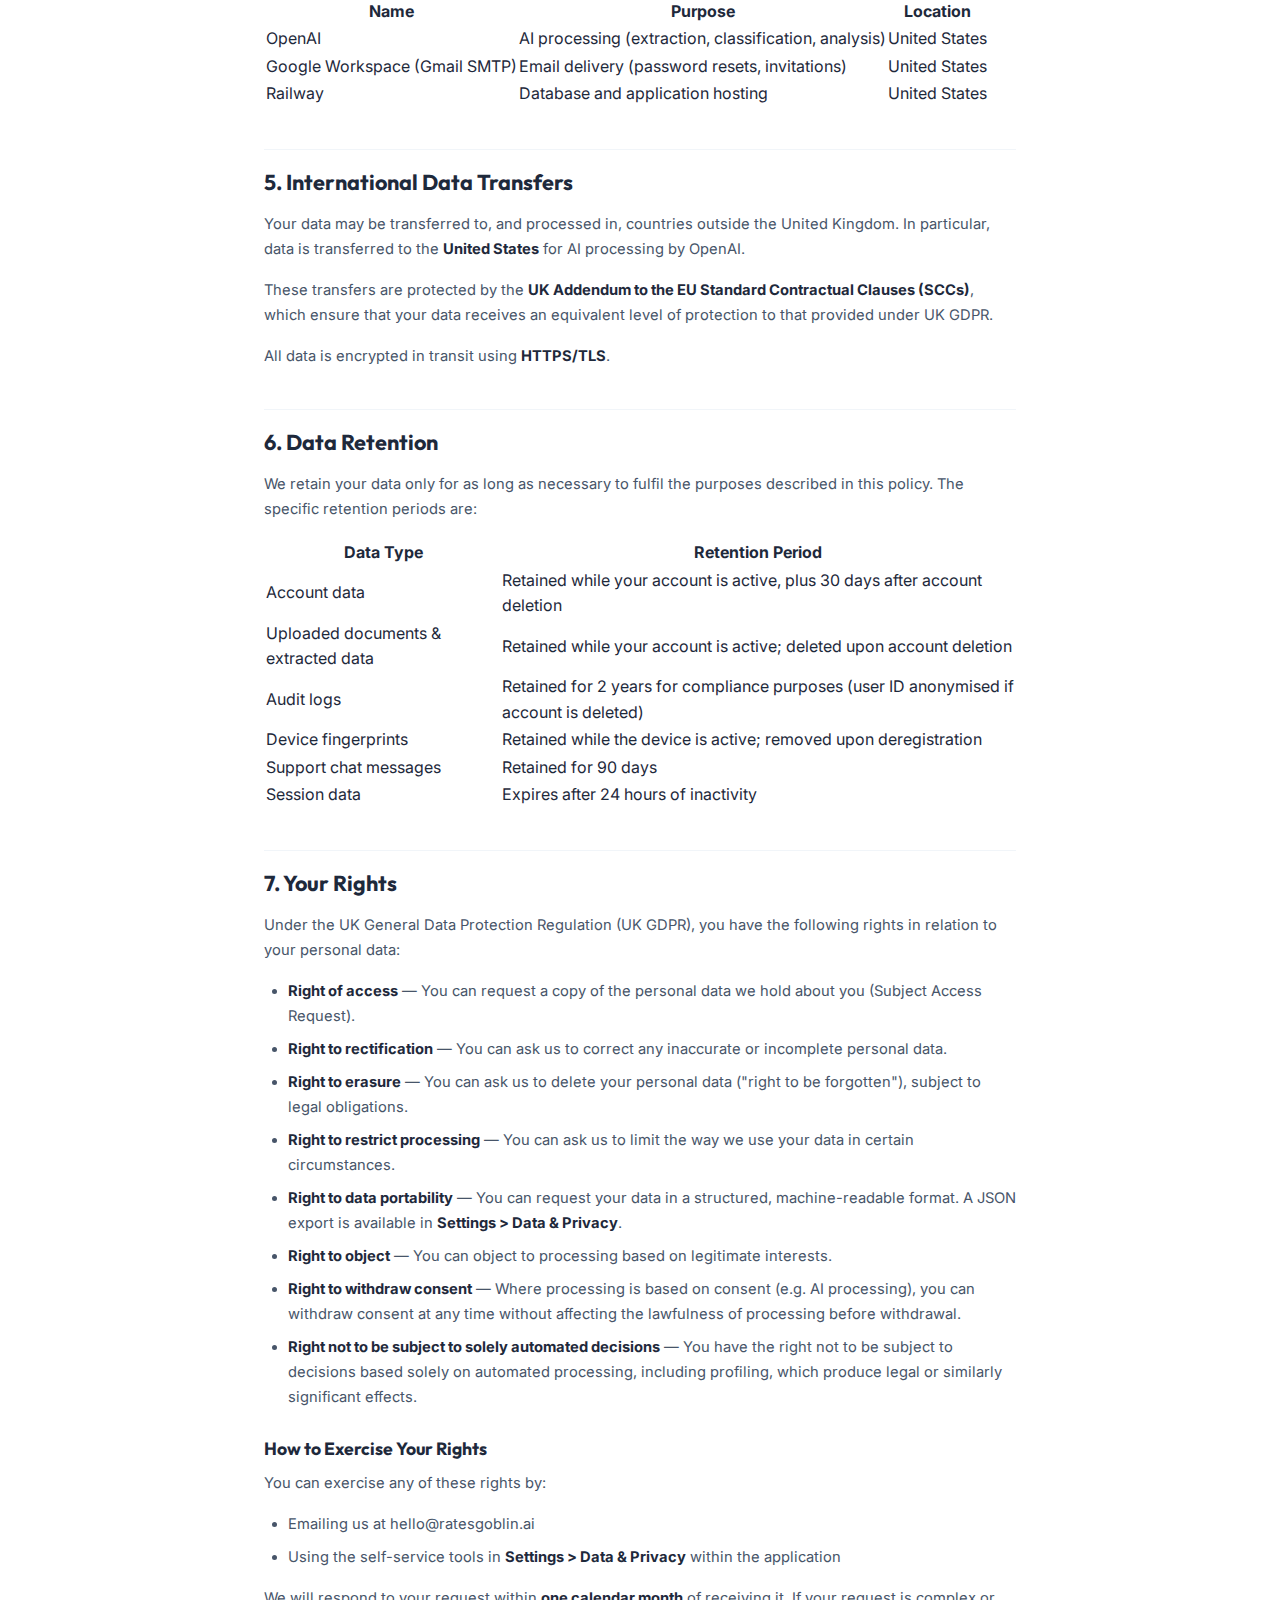
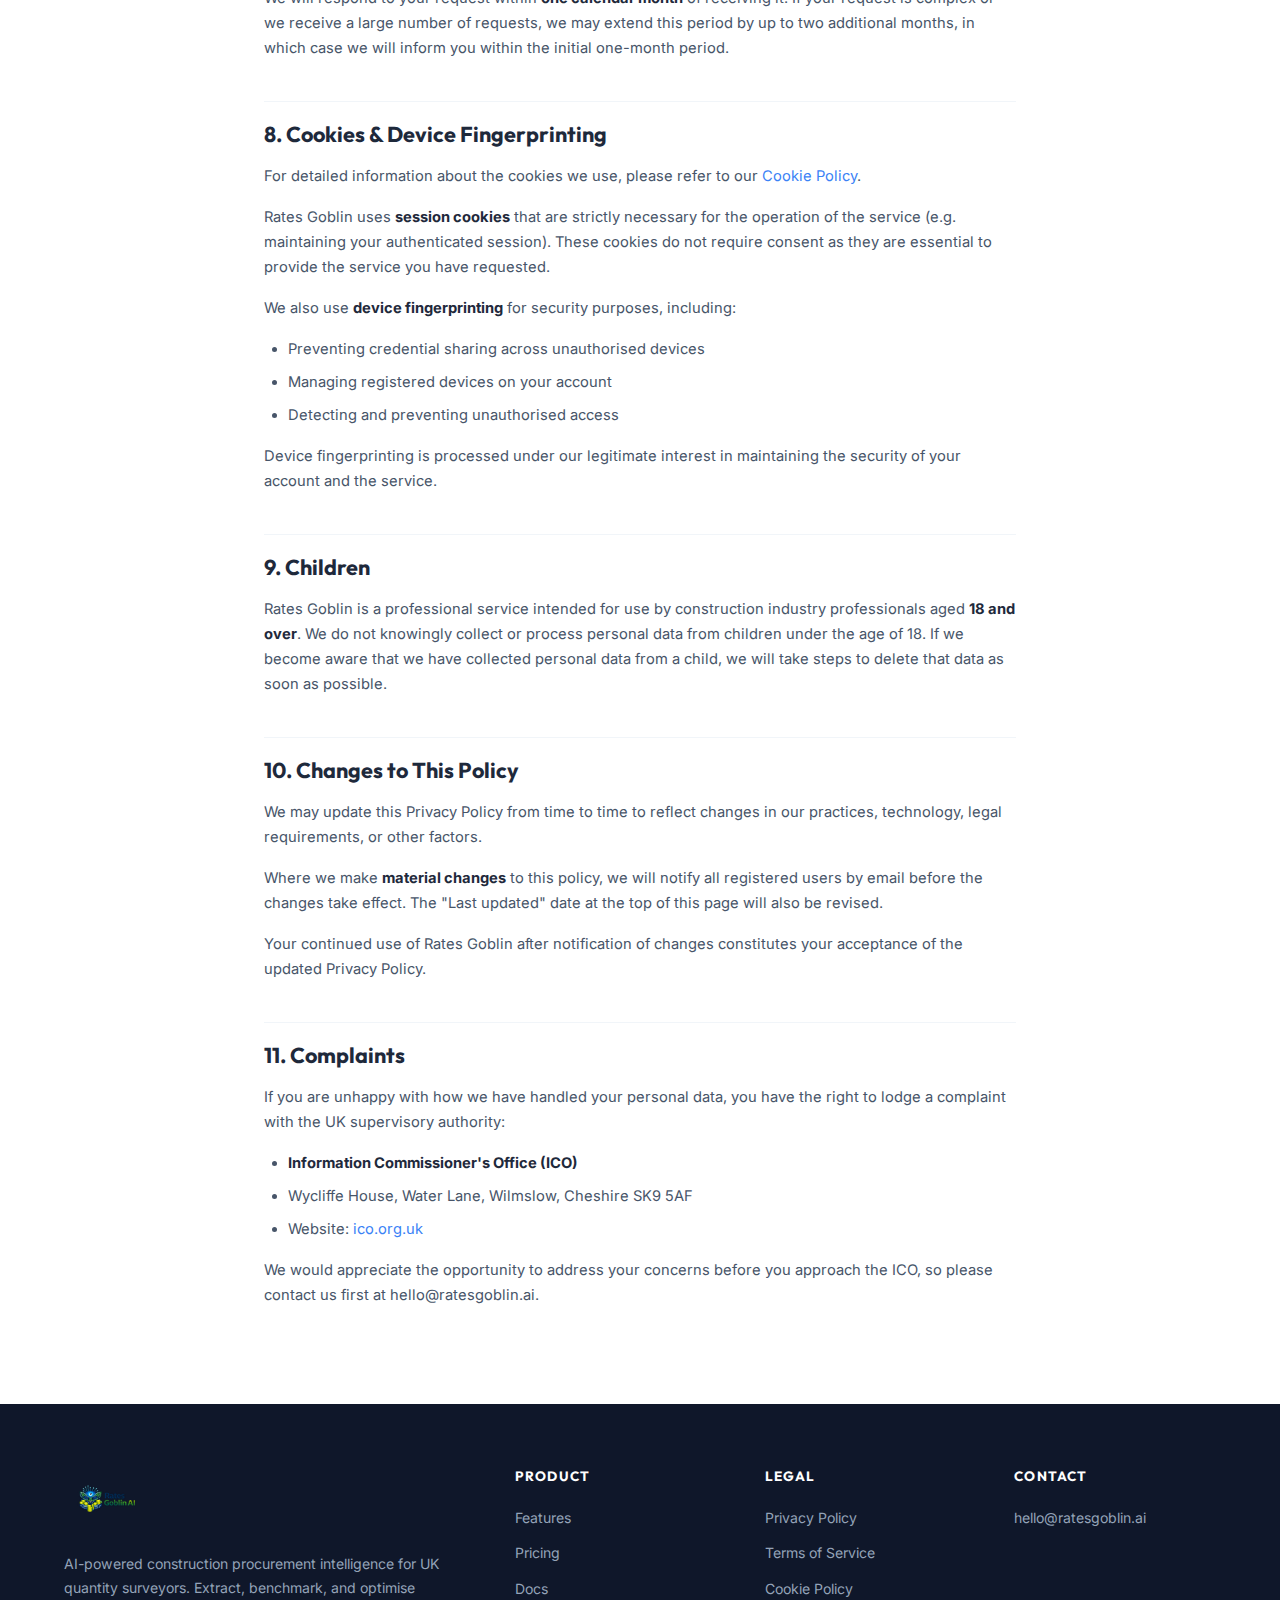
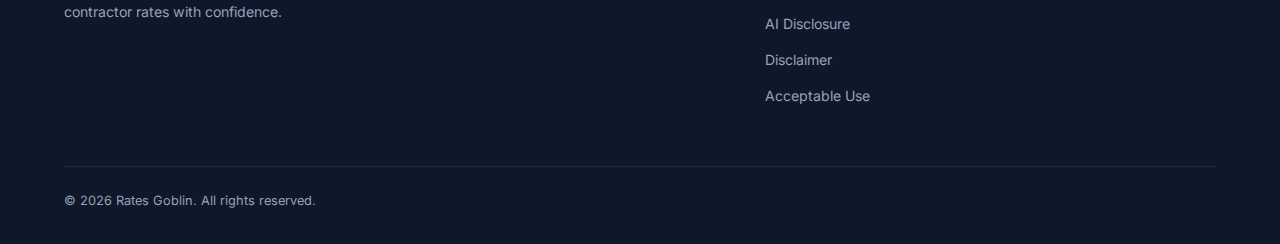
<file: privacy.html>
<!DOCTYPE html>
<html lang="en-GB">
<head>
    <meta charset="UTF-8">
    <meta name="viewport" content="width=device-width, initial-scale=1.0">
    <meta name="description" content="Privacy Policy for Rates Goblin — how we collect, use, and protect your data under UK GDPR.">
    <title>Privacy Policy — Rates Goblin</title>
    <link rel="preconnect" href="https://fonts.googleapis.com">
    <link rel="preconnect" href="https://fonts.gstatic.com" crossorigin>
    <link href="https://fonts.googleapis.com/css2?family=Inter:wght@400;500;600;700&family=Outfit:wght@500;600;700;800&display=swap" rel="stylesheet">
    <link rel="stylesheet" href="css/style.css">
    <link rel="icon" type="image/png" href="images/favicon.png">
</head>
<body>

    <!-- ========== HEADER / NAVIGATION ========== -->
    <header class="site-header" id="header">
        <nav class="nav-container">
            <a href="index.html" class="nav-logo" aria-label="Rates Goblin Home">
                <img src="images/logo-nav.png" alt="Rates Goblin" class="nav-logo-img">
            </a>

            <button class="mobile-menu-toggle" id="mobile-menu-toggle" aria-label="Toggle navigation menu" aria-expanded="false">
                <span aria-hidden="true">&#9776;</span>
            </button>

            <ul class="nav-links" id="nav-links" role="list">
                <li><a href="features.html">Features</a></li>
                <li><a href="pricing.html">Pricing</a></li>
                <li><a href="docs.html">Docs</a></li>
                <li><a href="https://app.ratesgoblin.ai" class="btn btn-primary btn-nav">Get Started</a></li>
            </ul>
        </nav>
    </header>

    <main>
        <div class="legal-page">
            <div class="container">

                <h1>Privacy Policy</h1>
                <p><strong>Last updated:</strong> February 2026</p>

                <!-- ==================== 1. WHO WE ARE ==================== -->
                <h2>1. Who We Are</h2>
                <p>
                    Rates Goblin is operated by Aanil Kumar, a sole trader trading as
                    <strong>Rates Goblin</strong>.
                </p>
                <p>
                    For the purposes of UK data protection law (the UK General Data Protection Regulation and the Data Protection
                    Act 2018), the data controller is:
                </p>
                <ul>
                    <li><strong>Name:</strong> Aanil Kumar, trading as Rates Goblin</li>
                    <li><strong>Address:</strong> 6 Wheelwright Close, Bushey, WD23 4UE</li>
                    <li><strong>Email:</strong> hello@ratesgoblin.ai</li>
                    <li><strong>ICO registration number:</strong> ZC093609</li>
                </ul>

                <!-- ==================== 2. WHAT DATA WE COLLECT ==================== -->
                <h2>2. What Data We Collect</h2>
                <p>
                    We collect and process the following categories of personal data when you use Rates Goblin:
                </p>

                <div class="table-wrapper">
                    <table>
                        <thead>
                            <tr>
                                <th>Data Type</th>
                                <th>Examples</th>
                                <th>Purpose</th>
                                <th>Lawful Basis</th>
                            </tr>
                        </thead>
                        <tbody>
                            <tr>
                                <td>Account information</td>
                                <td>Email address, full name, company name</td>
                                <td>Creating and managing your account</td>
                                <td>Contract performance</td>
                            </tr>
                            <tr>
                                <td>Authentication data</td>
                                <td>Hashed passwords, MFA secrets, session tokens</td>
                                <td>Securing your account and verifying your identity</td>
                                <td>Contract performance + legitimate interest (security)</td>
                            </tr>
                            <tr>
                                <td>Device information</td>
                                <td>Browser fingerprint, device name/type, IP address</td>
                                <td>Security monitoring, device management, preventing credential sharing</td>
                                <td>Legitimate interest (security, device management, preventing credential sharing)</td>
                            </tr>
                            <tr>
                                <td>Uploaded documents</td>
                                <td>PDF and Excel construction quotes, cost plans</td>
                                <td>Providing the core extraction and analysis service</td>
                                <td>Contract performance</td>
                            </tr>
                            <tr>
                                <td>Usage data</td>
                                <td>Feature usage, monthly quotas, extraction counts</td>
                                <td>Enforcing plan limits and improving the service</td>
                                <td>Contract performance + legitimate interest</td>
                            </tr>
                            <tr>
                                <td>AI processing data</td>
                                <td>Extracted text sent to OpenAI for analysis</td>
                                <td>AI-powered quote extraction, classification, and analysis</td>
                                <td>Consent (explicit AI consent required before any AI features are used)</td>
                            </tr>
                            <tr>
                                <td>Anonymised rate data (benchmarking)</td>
                                <td>Line item descriptions, unit rates, quantities, NRM codes, region, project type</td>
                                <td>Contributing to the Community Rate Benchmarking Database to improve industry-wide rate intelligence</td>
                                <td>Consent (separate, explicit opt-in required)</td>
                            </tr>
                            <tr>
                                <td>Organisation data</td>
                                <td>Team membership, roles, invitations</td>
                                <td>Managing team access and collaboration</td>
                                <td>Contract performance</td>
                            </tr>
                            <tr>
                                <td>Support chat messages</td>
                                <td>Messages sent via the in-app support chat</td>
                                <td>Providing customer support</td>
                                <td>Legitimate interest (customer support)</td>
                            </tr>
                            <tr>
                                <td>Email communications</td>
                                <td>Password reset emails, team invitations</td>
                                <td>Account management and transactional notifications</td>
                                <td>Contract performance</td>
                            </tr>
                        </tbody>
                    </table>
                </div>

                <!-- ==================== 3. HOW WE USE AI ==================== -->
                <h2>3. How We Use AI</h2>
                <p>
                    This section explains how artificial intelligence is used within Rates Goblin, what data is shared
                    with our AI sub-processor, and your rights in relation to AI processing.
                </p>

                <h3>3.1 AI Processing Overview</h3>
                <p>
                    Rates Goblin uses <strong>OpenAI GPT-4o</strong> to process uploaded construction quotes and cost plans.
                    AI is used for extracting line items, classifying items against NRM categories, benchmarking rates, and
                    answering your natural-language questions about your project data.
                </p>

                <h3>3.2 Data Sent to OpenAI</h3>
                <p>The following data is sent to OpenAI for processing:</p>
                <ul>
                    <li>Extracted text from your uploaded documents (PDF and Excel)</li>
                    <li>Line item descriptions, rates, and quantities</li>
                    <li>Your natural language questions and prompts</li>
                </ul>

                <h3>3.3 Data NOT Sent to OpenAI</h3>
                <p>The following data is <strong>never</strong> sent to OpenAI:</p>
                <ul>
                    <li>Your password</li>
                    <li>Your email address</li>
                    <li>Personal identity information</li>
                    <li>Device fingerprints</li>
                </ul>

                <h3>3.4 International Transfer</h3>
                <p>
                    OpenAI is a US-based sub-processor. Data transferred to OpenAI is protected under
                    appropriate safeguards, specifically the <strong>UK Addendum to the EU Standard Contractual Clauses
                    (SCCs)</strong>. All data is encrypted in transit using HTTPS/TLS.
                </p>

                <h3>3.5 OpenAI Data Usage</h3>
                <p>
                    Data sent via the OpenAI API is <strong>not used for model training</strong>, in accordance with
                    OpenAI's API data usage policy. Your commercial data remains confidential and is not used to improve
                    OpenAI's models.
                </p>

                <h3>3.6 Consent</h3>
                <p>
                    You must give <strong>explicit consent</strong> before any AI processing occurs. No data will be sent
                    to OpenAI until you have actively opted in. You can withdraw your consent at any time by navigating to
                    <strong>Settings &gt; AI</strong> within the application.
                </p>

                <h3>3.7 AI Transparency</h3>
                <p>
                    All AI-generated outputs include confidence scores and are clearly labelled with AI disclosure badges,
                    so you always know when information has been generated or processed by AI.
                </p>

                <h3>3.8 Support Chat AI</h3>
                <p>
                    The in-app Support Chat uses <strong>GPT-4o Mini</strong> and processes only your chat messages.
                    Your uploaded documents are <strong>not</strong> shared with the Support Chat AI model.
                </p>

                <!-- ==================== 3A. COMMUNITY RATE BENCHMARKING DATABASE ==================== -->
                <h2>3A. Community Rate Benchmarking Database</h2>
                <p>
                    Rates Goblin offers an optional <strong>Community Rate Benchmarking Database</strong>. If you
                    choose to opt in, anonymised and aggregated rate data from your uploaded quotes may be contributed
                    to a shared industry benchmarking pool. This section explains exactly what this means and how
                    your data is used.
                </p>

                <h3>3A.1 What Is the Community Rate Benchmarking Database?</h3>
                <p>
                    The Community Rate Benchmarking Database is a pool of <strong>anonymised construction rate data</strong>
                    contributed voluntarily by Rates Goblin users. This data is used to:
                </p>
                <ul>
                    <li>Build and improve industry-wide construction rate benchmarks</li>
                    <li>Provide more accurate regional rate comparisons for all users</li>
                    <li>Identify market trends and pricing patterns across the UK construction sector</li>
                    <li>Enhance the accuracy of Rates Goblin's benchmarking features over time</li>
                </ul>

                <h3>3A.2 What Data Is Contributed?</h3>
                <p>If you opt in, the following data <strong>may</strong> be added to the benchmarking pool:</p>
                <ul>
                    <li>Line item descriptions (e.g. "supply and fix plasterboard to ceilings")</li>
                    <li>Unit rates, quantities, and units of measurement</li>
                    <li>NRM element classifications</li>
                    <li>General project region (e.g. "South East England") &mdash; not the specific project address</li>
                    <li>Project type (e.g. "new build residential", "office refurbishment")</li>
                    <li>Approximate project value band (e.g. "&pound;500k&ndash;&pound;1m")</li>
                </ul>

                <h3>3A.3 What Data Is NOT Contributed?</h3>
                <p>The following data is <strong>never</strong> included in the benchmarking pool:</p>
                <ul>
                    <li>Your name, email address, or any personal information</li>
                    <li>Your company name or your client's name</li>
                    <li>Contractor names or subcontractor names</li>
                    <li>Specific project names or addresses</li>
                    <li>Any data that could identify you, your client, or any third party</li>
                    <li>Full document content &mdash; only extracted, anonymised rate data</li>
                </ul>

                <h3>3A.4 Anonymisation Process</h3>
                <p>
                    Before any rate data enters the benchmarking pool, it undergoes an <strong>anonymisation process</strong>
                    that strips all identifying information. The anonymised data cannot be traced back to any individual user,
                    company, project, or contractor. Once anonymised, the data is no longer personal data under UK GDPR.
                </p>

                <h3>3A.5 Consent &mdash; Separate and Explicit</h3>
                <p>
                    Participation in the Community Rate Benchmarking Database is <strong>entirely voluntary</strong> and requires
                    <strong>separate, explicit consent</strong>. This consent is:
                </p>
                <ul>
                    <li><strong>Separate from AI consent:</strong> You can use AI features without contributing to the benchmarking database, and vice versa.</li>
                    <li><strong>Clearly presented:</strong> You will be asked to opt in via a dedicated consent dialog that explains exactly what data will be contributed and how it will be used.</li>
                    <li><strong>Revocable at any time:</strong> You can withdraw your consent at any time by navigating to <strong>Settings &gt; Data &amp; Privacy &gt; Benchmarking</strong>. Withdrawing consent means no further data will be contributed from your account going forward.</li>
                    <li><strong>Not a condition of service:</strong> You are not required to opt in to use Rates Goblin. Opting out has no effect on your access to features or service quality.</li>
                </ul>
                <p>
                    <strong>Important:</strong> Because data is anonymised before it enters the benchmarking pool, we cannot
                    retrospectively remove data that has already been contributed and anonymised. However, no future data will
                    be contributed once you withdraw consent.
                </p>

                <h3>3A.6 Lawful Basis</h3>
                <p>
                    The lawful basis for processing rate data for the Community Rate Benchmarking Database is
                    <strong>consent</strong> (Article 6(1)(a) UK GDPR). You must actively opt in before any data
                    is contributed.
                </p>

                <h3>3A.7 How the Benchmarking Data Benefits You</h3>
                <p>
                    Users who contribute to the benchmarking pool help build a stronger, more accurate rate database
                    for the entire UK construction industry. In return, all Rates Goblin users (including those who
                    do not contribute) benefit from improved benchmarking accuracy. We may, in the future, offer
                    enhanced benchmarking features exclusively to contributing users.
                </p>

                <!-- ==================== 4. SUB-PROCESSORS ==================== -->
                <h2>4. Sub-Processors</h2>
                <p>
                    We use the following third-party sub-processors to deliver Rates Goblin. Each sub-processor
                    has been assessed for data protection compliance.
                </p>

                <div class="table-wrapper">
                    <table>
                        <thead>
                            <tr>
                                <th>Name</th>
                                <th>Purpose</th>
                                <th>Location</th>
                            </tr>
                        </thead>
                        <tbody>
                            <tr>
                                <td>OpenAI</td>
                                <td>AI processing (extraction, classification, analysis)</td>
                                <td>United States</td>
                            </tr>
                            <tr>
                                <td>Google Workspace (Gmail SMTP)</td>
                                <td>Email delivery (password resets, invitations)</td>
                                <td>United States</td>
                            </tr>
                            <tr>
                                <td>Railway</td>
                                <td>Database and application hosting</td>
                                <td>United States</td>
                            </tr>
                        </tbody>
                    </table>
                </div>

                <!-- ==================== 5. INTERNATIONAL DATA TRANSFERS ==================== -->
                <h2>5. International Data Transfers</h2>
                <p>
                    Your data may be transferred to, and processed in, countries outside the United Kingdom. In particular,
                    data is transferred to the <strong>United States</strong> for AI processing by OpenAI.
                </p>
                <p>
                    These transfers are protected by the <strong>UK Addendum to the EU Standard Contractual Clauses
                    (SCCs)</strong>, which ensure that your data receives an equivalent level of protection to that provided
                    under UK GDPR.
                </p>
                <p>
                    All data is encrypted in transit using <strong>HTTPS/TLS</strong>.
                </p>

                <!-- ==================== 6. DATA RETENTION ==================== -->
                <h2>6. Data Retention</h2>
                <p>
                    We retain your data only for as long as necessary to fulfil the purposes described in this policy.
                    The specific retention periods are:
                </p>

                <div class="table-wrapper">
                    <table>
                        <thead>
                            <tr>
                                <th>Data Type</th>
                                <th>Retention Period</th>
                            </tr>
                        </thead>
                        <tbody>
                            <tr>
                                <td>Account data</td>
                                <td>Retained while your account is active, plus 30 days after account deletion</td>
                            </tr>
                            <tr>
                                <td>Uploaded documents &amp; extracted data</td>
                                <td>Retained while your account is active; deleted upon account deletion</td>
                            </tr>
                            <tr>
                                <td>Audit logs</td>
                                <td>Retained for 2 years for compliance purposes (user ID anonymised if account is deleted)</td>
                            </tr>
                            <tr>
                                <td>Device fingerprints</td>
                                <td>Retained while the device is active; removed upon deregistration</td>
                            </tr>
                            <tr>
                                <td>Support chat messages</td>
                                <td>Retained for 90 days</td>
                            </tr>
                            <tr>
                                <td>Session data</td>
                                <td>Expires after 24 hours of inactivity</td>
                            </tr>
                        </tbody>
                    </table>
                </div>

                <!-- ==================== 7. YOUR RIGHTS ==================== -->
                <h2>7. Your Rights</h2>
                <p>
                    Under the UK General Data Protection Regulation (UK GDPR), you have the following rights in relation
                    to your personal data:
                </p>
                <ul>
                    <li><strong>Right of access</strong> &mdash; You can request a copy of the personal data we hold about you (Subject Access Request).</li>
                    <li><strong>Right to rectification</strong> &mdash; You can ask us to correct any inaccurate or incomplete personal data.</li>
                    <li><strong>Right to erasure</strong> &mdash; You can ask us to delete your personal data ("right to be forgotten"), subject to legal obligations.</li>
                    <li><strong>Right to restrict processing</strong> &mdash; You can ask us to limit the way we use your data in certain circumstances.</li>
                    <li><strong>Right to data portability</strong> &mdash; You can request your data in a structured, machine-readable format. A JSON export is available in <strong>Settings &gt; Data &amp; Privacy</strong>.</li>
                    <li><strong>Right to object</strong> &mdash; You can object to processing based on legitimate interests.</li>
                    <li><strong>Right to withdraw consent</strong> &mdash; Where processing is based on consent (e.g. AI processing), you can withdraw consent at any time without affecting the lawfulness of processing before withdrawal.</li>
                    <li><strong>Right not to be subject to solely automated decisions</strong> &mdash; You have the right not to be subject to decisions based solely on automated processing, including profiling, which produce legal or similarly significant effects.</li>
                </ul>

                <h3>How to Exercise Your Rights</h3>
                <p>
                    You can exercise any of these rights by:
                </p>
                <ul>
                    <li>Emailing us at hello@ratesgoblin.ai</li>
                    <li>Using the self-service tools in <strong>Settings &gt; Data &amp; Privacy</strong> within the application</li>
                </ul>
                <p>
                    We will respond to your request within <strong>one calendar month</strong> of receiving it. If your request
                    is complex or we receive a large number of requests, we may extend this period by up to two additional
                    months, in which case we will inform you within the initial one-month period.
                </p>

                <!-- ==================== 8. COOKIES & DEVICE FINGERPRINTING ==================== -->
                <h2>8. Cookies &amp; Device Fingerprinting</h2>
                <p>
                    For detailed information about the cookies we use, please refer to our
                    <a href="cookies.html">Cookie Policy</a>.
                </p>
                <p>
                    Rates Goblin uses <strong>session cookies</strong> that are strictly necessary for the operation
                    of the service (e.g. maintaining your authenticated session). These cookies do not require consent
                    as they are essential to provide the service you have requested.
                </p>
                <p>
                    We also use <strong>device fingerprinting</strong> for security purposes, including:
                </p>
                <ul>
                    <li>Preventing credential sharing across unauthorised devices</li>
                    <li>Managing registered devices on your account</li>
                    <li>Detecting and preventing unauthorised access</li>
                </ul>
                <p>
                    Device fingerprinting is processed under our legitimate interest in maintaining the security of
                    your account and the service.
                </p>

                <!-- ==================== 9. CHILDREN ==================== -->
                <h2>9. Children</h2>
                <p>
                    Rates Goblin is a professional service intended for use by construction industry professionals
                    aged <strong>18 and over</strong>. We do not knowingly collect or process personal data from children
                    under the age of 18. If we become aware that we have collected personal data from a child, we will
                    take steps to delete that data as soon as possible.
                </p>

                <!-- ==================== 10. CHANGES TO THIS POLICY ==================== -->
                <h2>10. Changes to This Policy</h2>
                <p>
                    We may update this Privacy Policy from time to time to reflect changes in our practices, technology,
                    legal requirements, or other factors.
                </p>
                <p>
                    Where we make <strong>material changes</strong> to this policy, we will notify all registered users
                    by email before the changes take effect. The "Last updated" date at the top of this page will also
                    be revised.
                </p>
                <p>
                    Your continued use of Rates Goblin after notification of changes constitutes your acceptance
                    of the updated Privacy Policy.
                </p>

                <!-- ==================== 11. COMPLAINTS ==================== -->
                <h2>11. Complaints</h2>
                <p>
                    If you are unhappy with how we have handled your personal data, you have the right to lodge a
                    complaint with the UK supervisory authority:
                </p>
                <ul>
                    <li><strong>Information Commissioner's Office (ICO)</strong></li>
                    <li>Wycliffe House, Water Lane, Wilmslow, Cheshire SK9 5AF</li>
                    <li>Website: <a href="https://ico.org.uk" target="_blank" rel="noopener noreferrer">ico.org.uk</a></li>
                </ul>
                <p>
                    We would appreciate the opportunity to address your concerns before you approach the ICO, so
                    please contact us first at hello@ratesgoblin.ai.
                </p>

            </div>
        </div>
    </main>

    <!-- ========== FOOTER ========== -->
    <footer class="site-footer">
        <div class="container">
            <div class="footer-grid">
                <!-- Brand Column -->
                <div class="footer-col footer-brand">
                    <a href="index.html" class="footer-logo" aria-label="Rates Goblin Home">
                        <img src="images/logo-footer.png" alt="Rates Goblin" class="footer-logo-img">
                    </a>
                    <p>
                        AI-powered construction procurement intelligence for UK quantity surveyors.
                        Extract, benchmark, and optimise contractor rates with confidence.
                    </p>
                </div>

                <!-- Product Links -->
                <div class="footer-col">
                    <h4>Product</h4>
                    <ul role="list">
                        <li><a href="features.html">Features</a></li>
                        <li><a href="pricing.html">Pricing</a></li>
                        <li><a href="docs.html">Docs</a></li>
                    </ul>
                </div>

                <!-- Legal Links -->
                <div class="footer-col">
                    <h4>Legal</h4>
                    <ul role="list">
                        <li><a href="privacy.html">Privacy Policy</a></li>
                        <li><a href="terms.html">Terms of Service</a></li>
                        <li><a href="cookies.html">Cookie Policy</a></li>
                        <li><a href="ai-disclosure.html">AI Disclosure</a></li>
                        <li><a href="disclaimer.html">Disclaimer</a></li>
                        <li><a href="acceptable-use.html">Acceptable Use</a></li>
                    </ul>
                </div>

                <!-- Contact Column -->
                <div class="footer-col">
                    <h4>Contact</h4>
                    <ul role="list">
                        <li><a href="mailto:hello@ratesgoblin.ai">hello@ratesgoblin.ai</a></li>
                    </ul>
                </div>
            </div>

            <div class="footer-bottom">
                <p>&copy; 2026 Rates Goblin. All rights reserved.</p>
            </div>
        </div>
    </footer>

    <!-- ========== COOKIE CONSENT BANNER ========== -->
    <div class="cookie-banner" id="cookie-banner" role="dialog" aria-label="Cookie consent" aria-describedby="cookie-banner-text">
        <div class="cookie-banner-inner">
            <p id="cookie-banner-text">
                We use essential cookies to make Rates Goblin work. We would also like to set optional
                analytics cookies to help us improve the service. For more information, see our
                <a href="cookies.html">Cookie Policy</a>.
            </p>
            <div class="cookie-banner-actions">
                <button class="btn btn-primary btn-sm" id="cookie-accept">Accept</button>
                <button class="btn btn-outline btn-sm" id="cookie-reject">Reject</button>
            </div>
        </div>
    </div>

    <script src="js/main.js"></script>
</body>
</html>
</file>
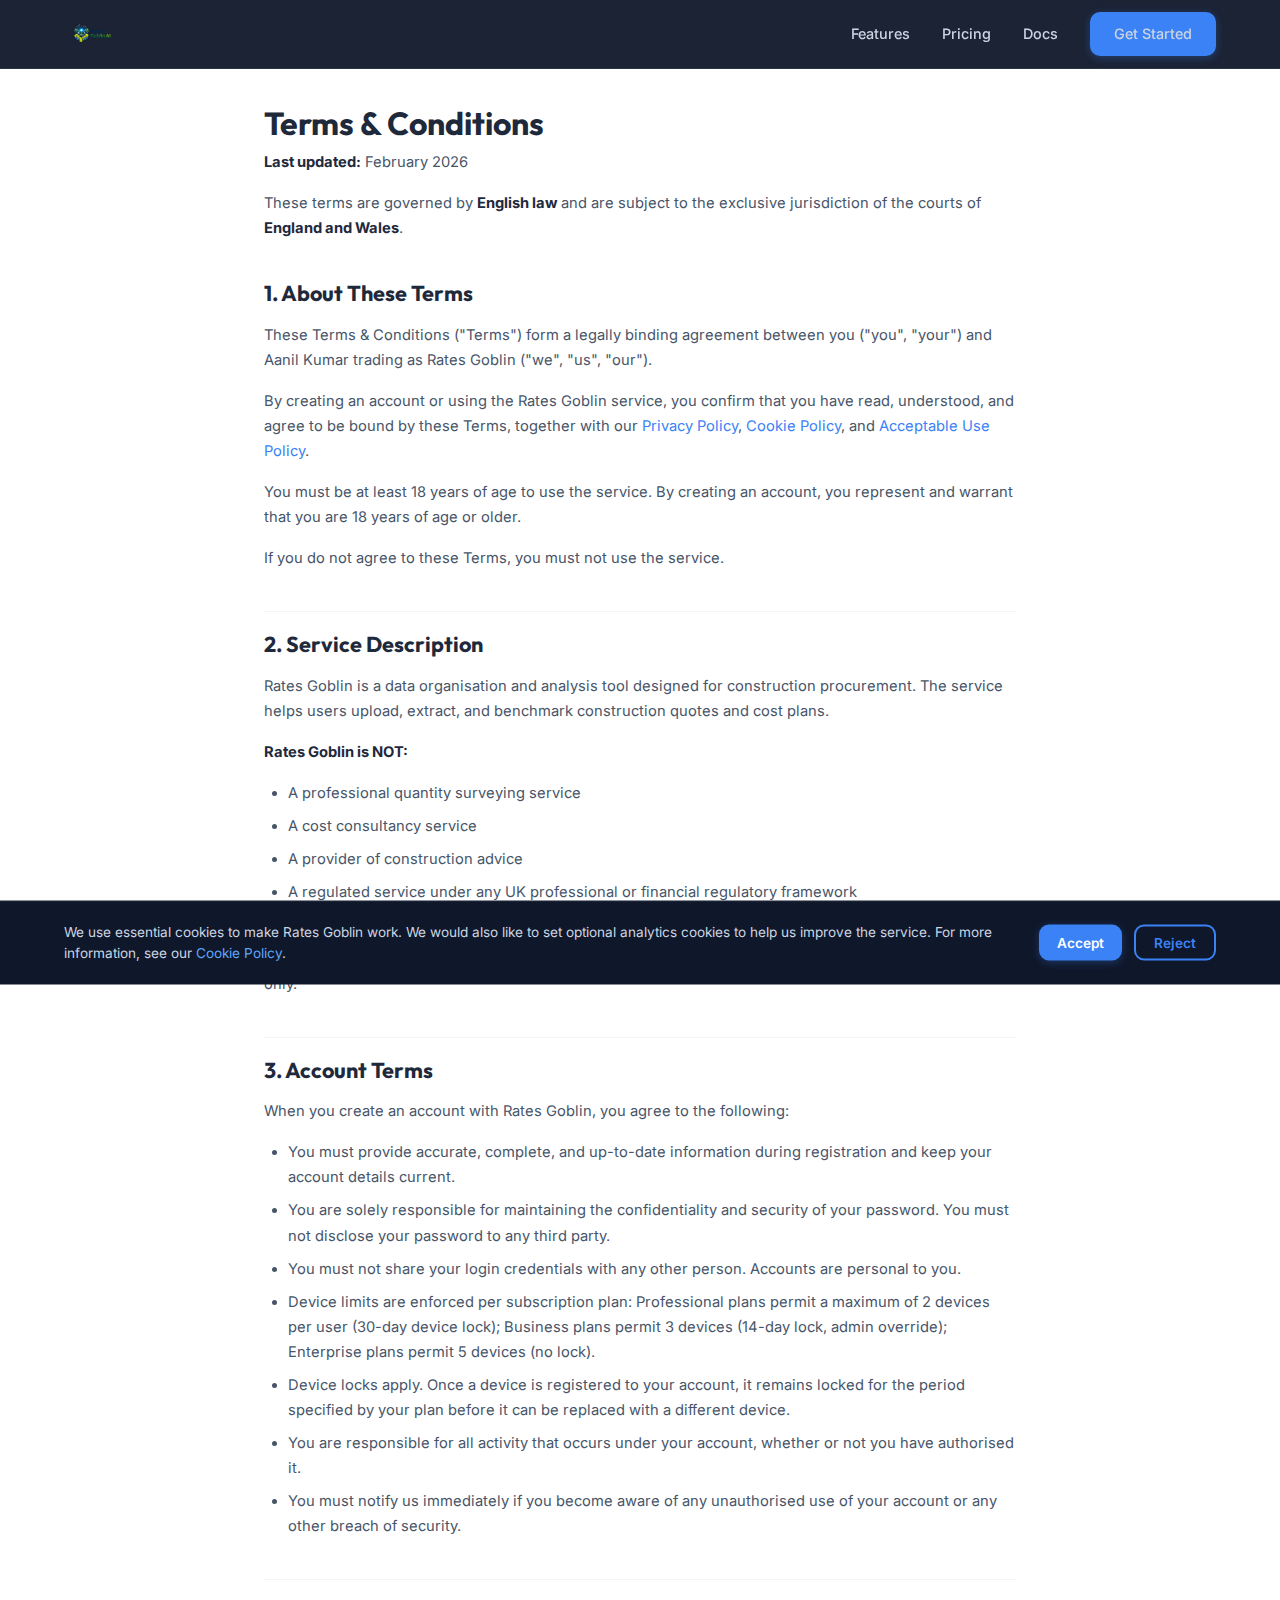
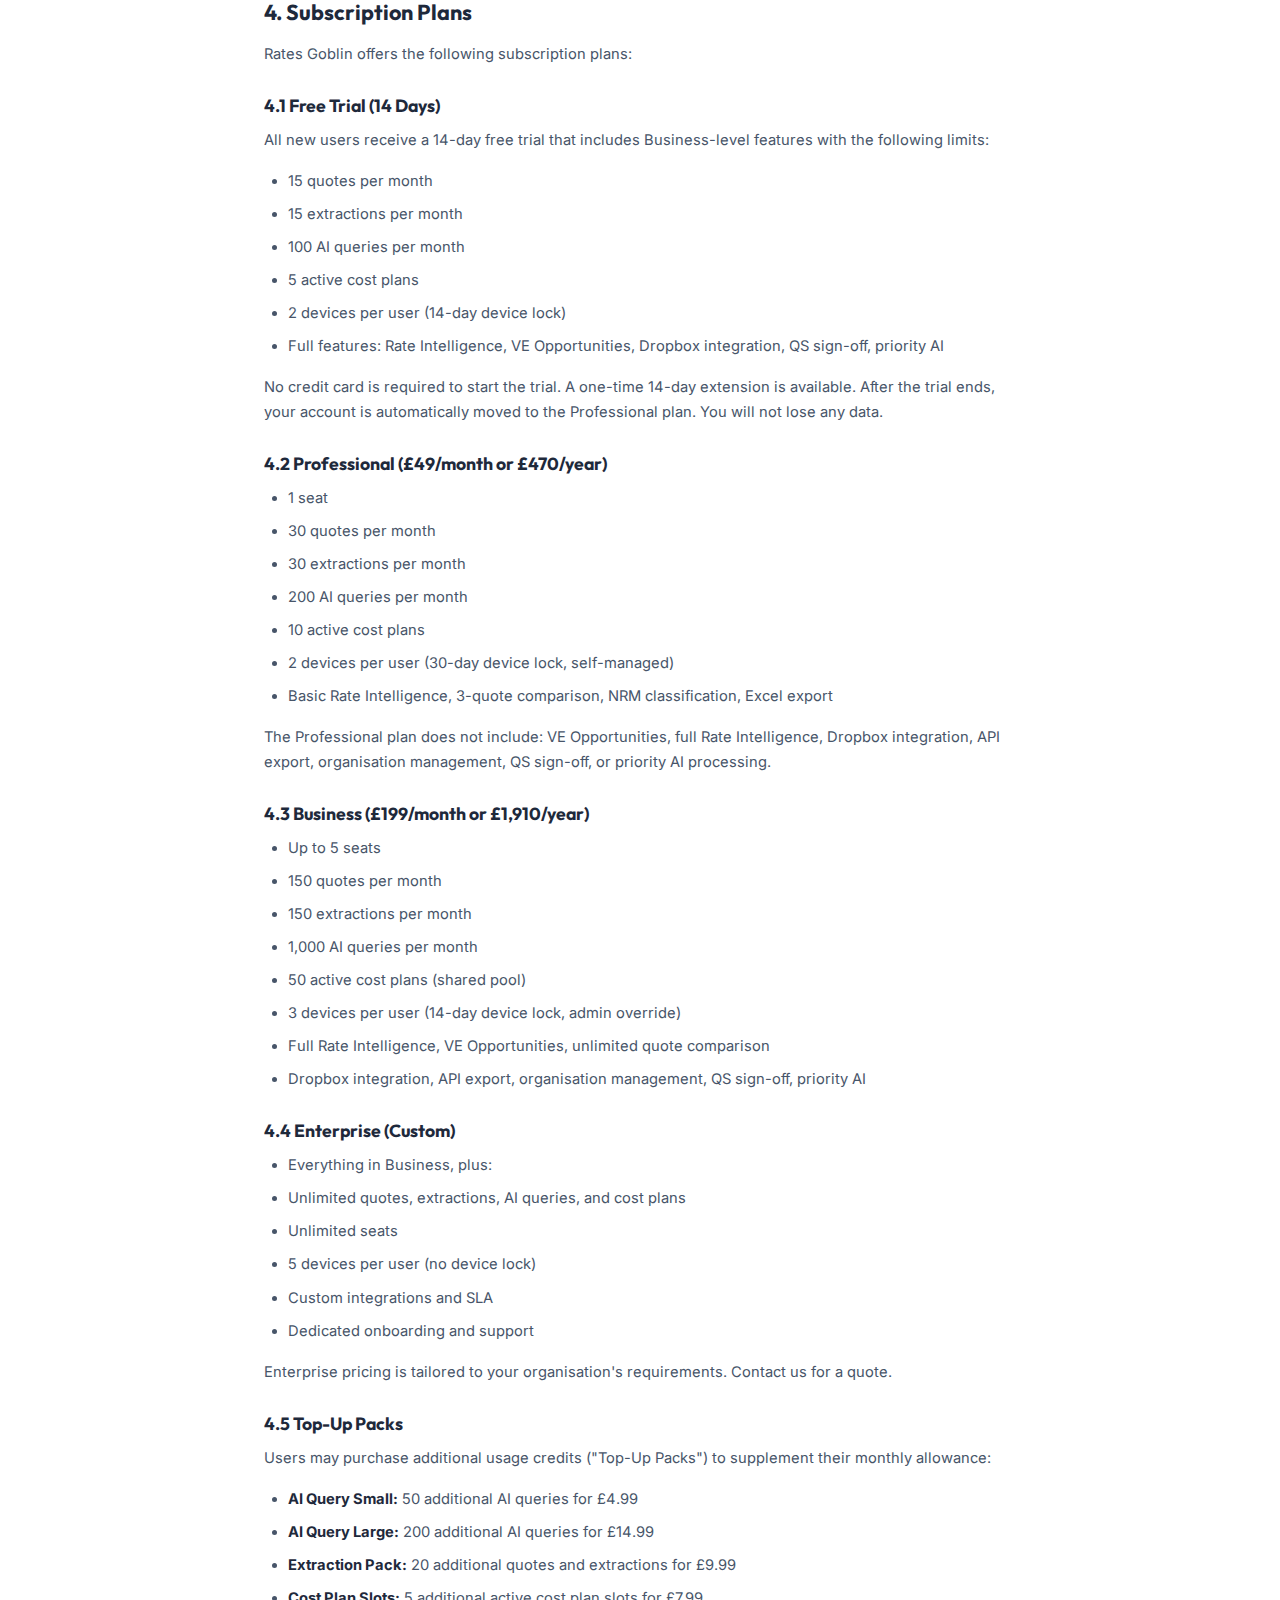
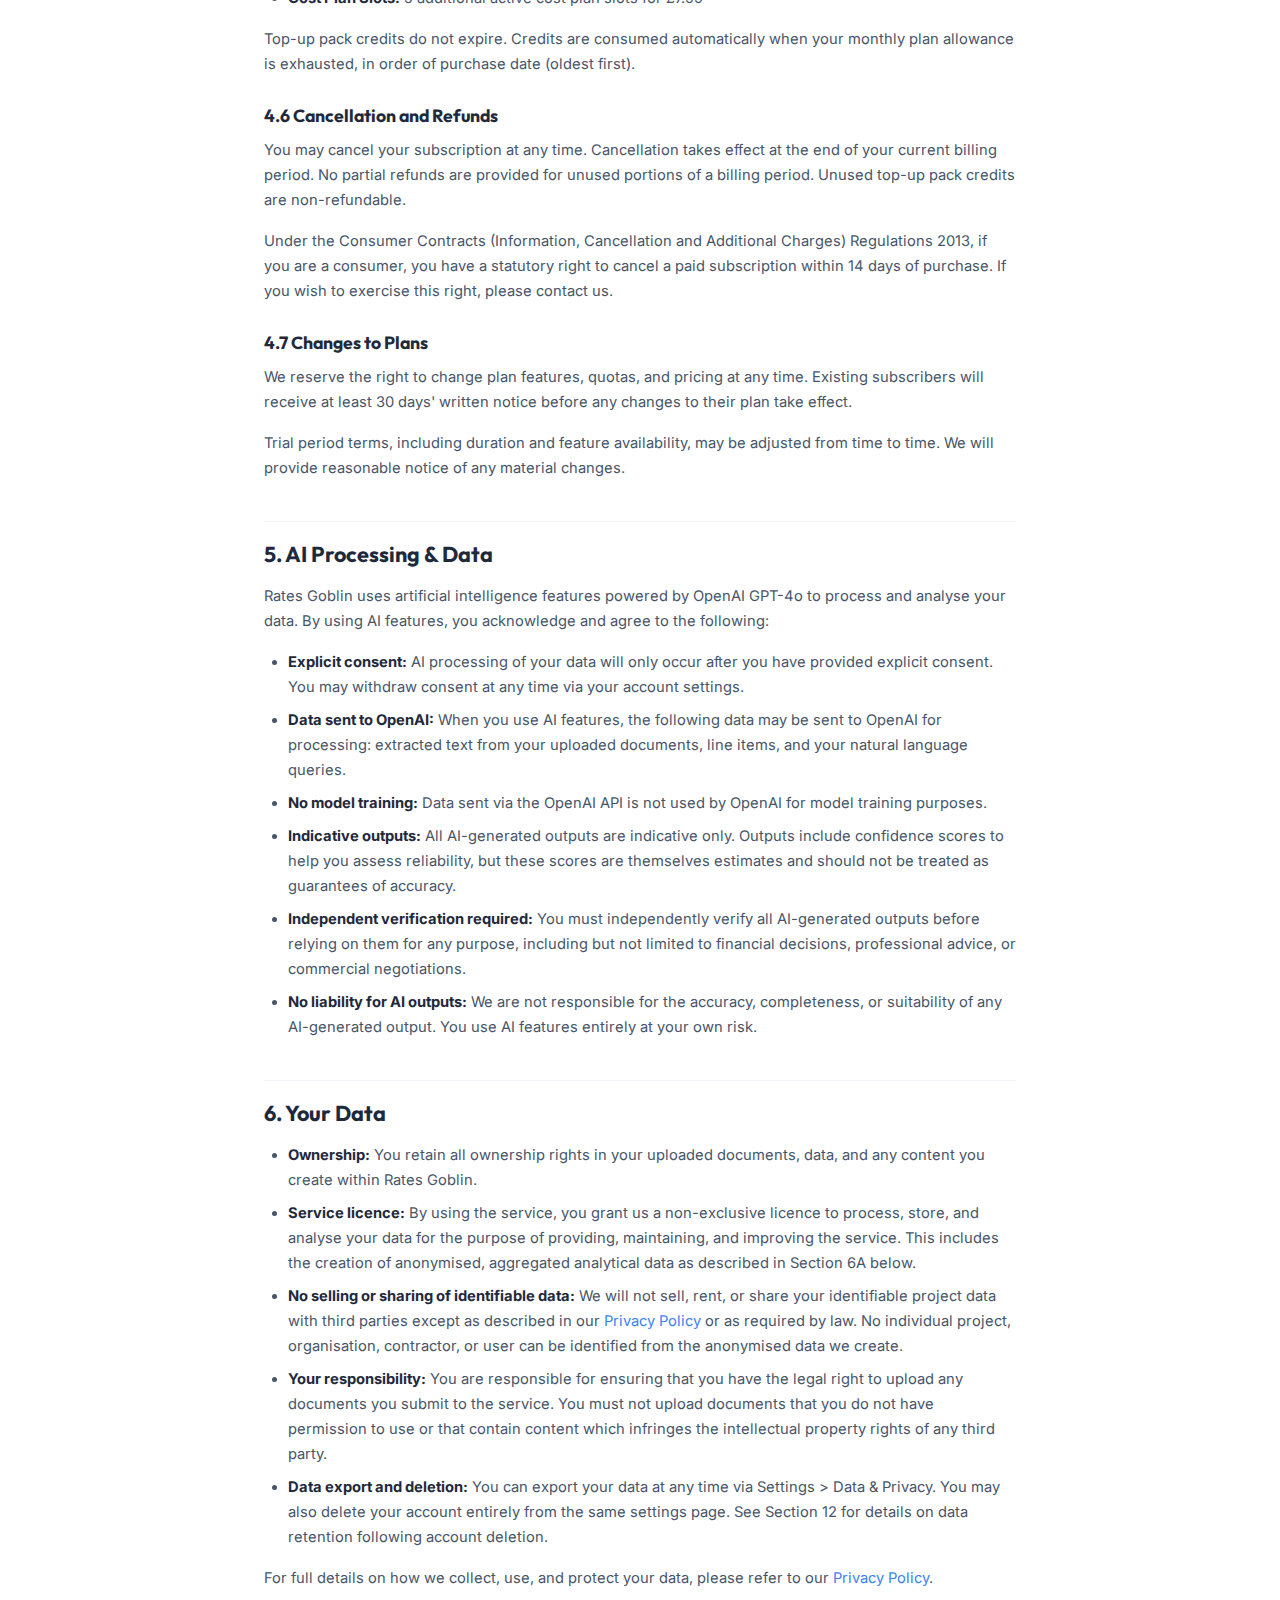
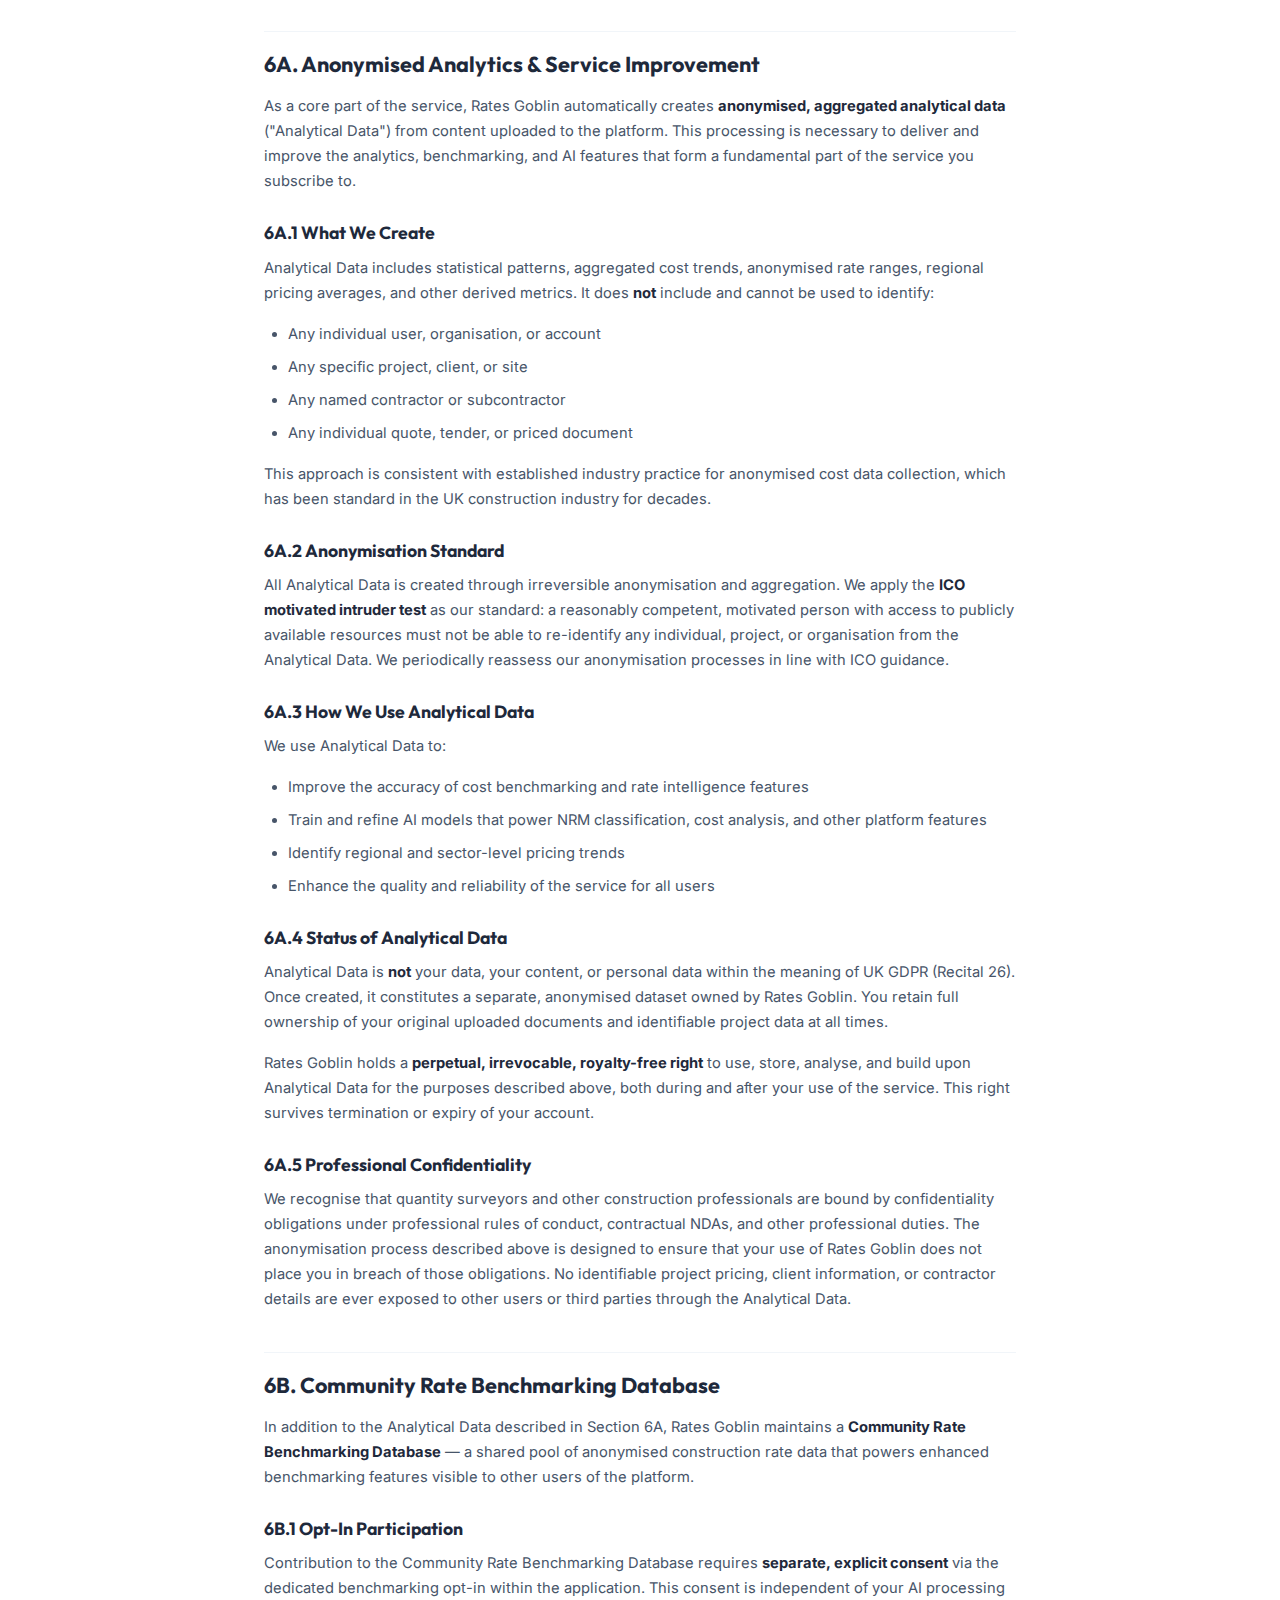
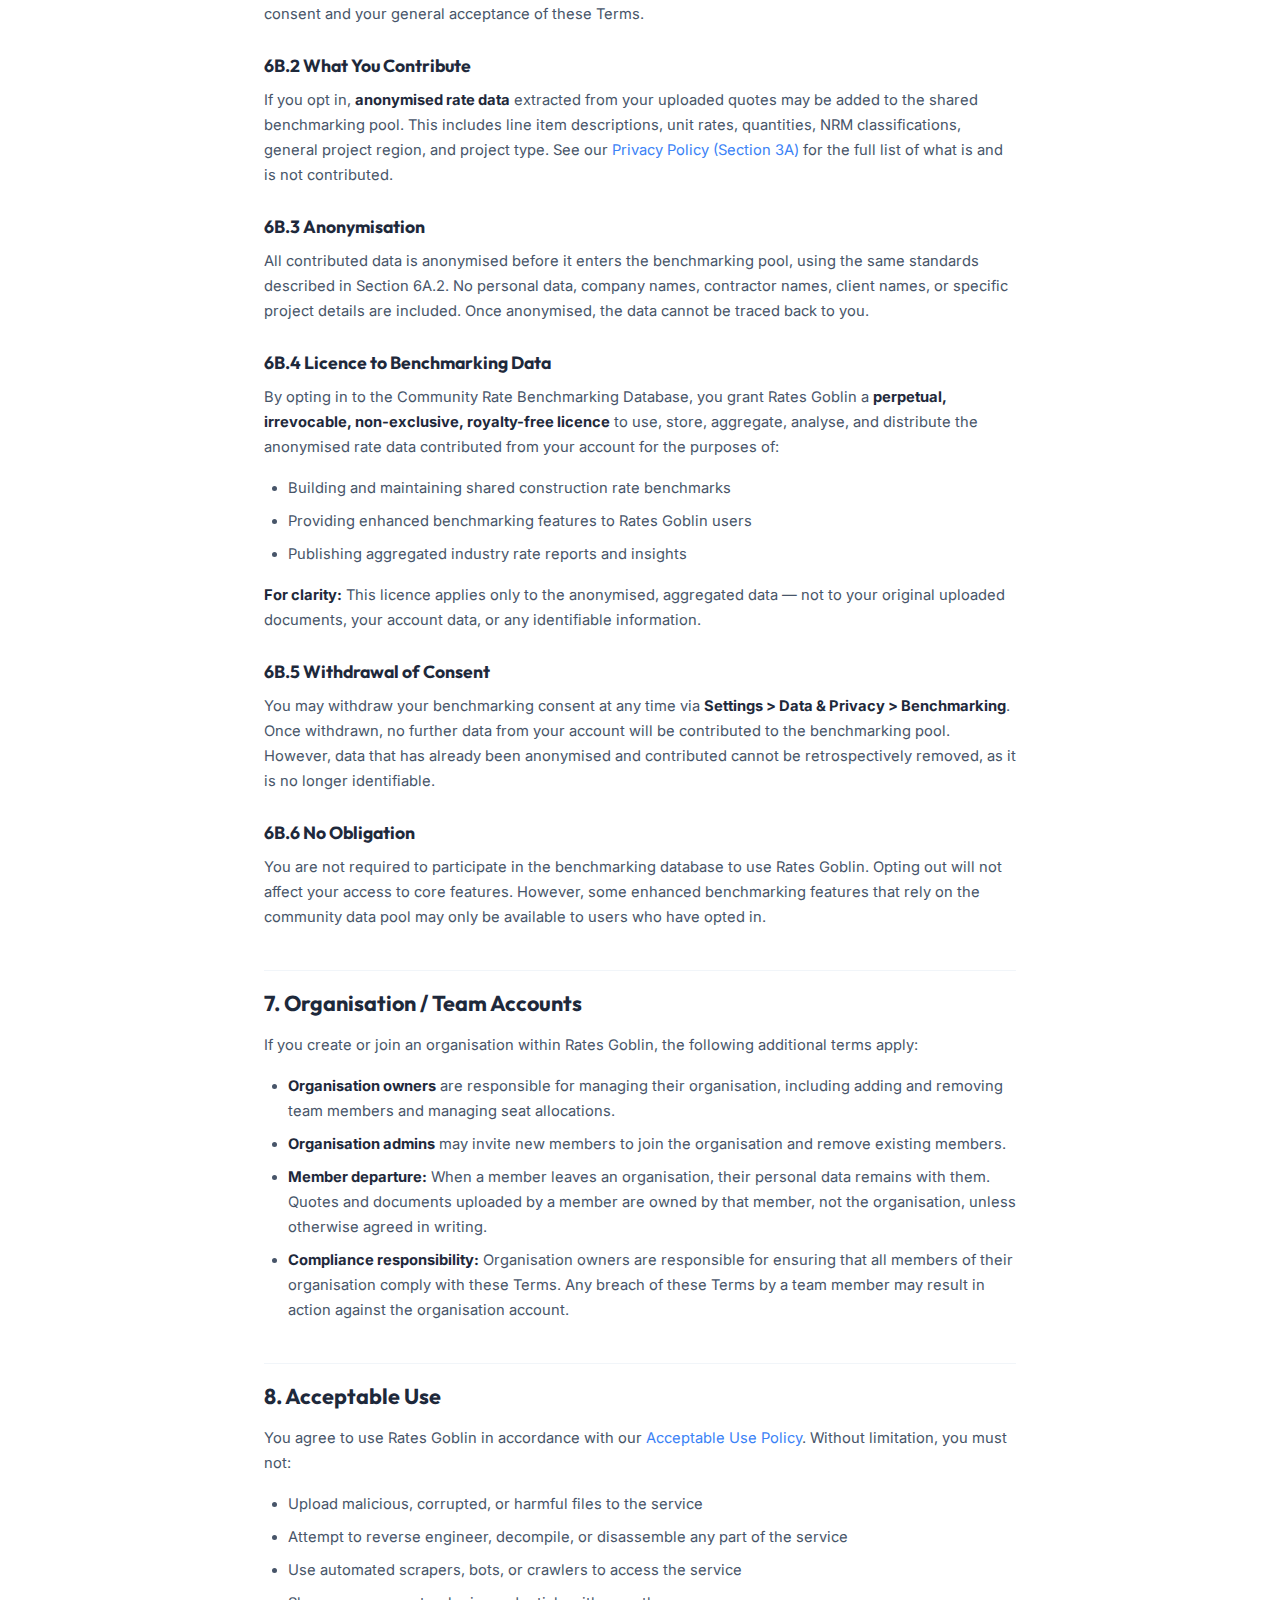
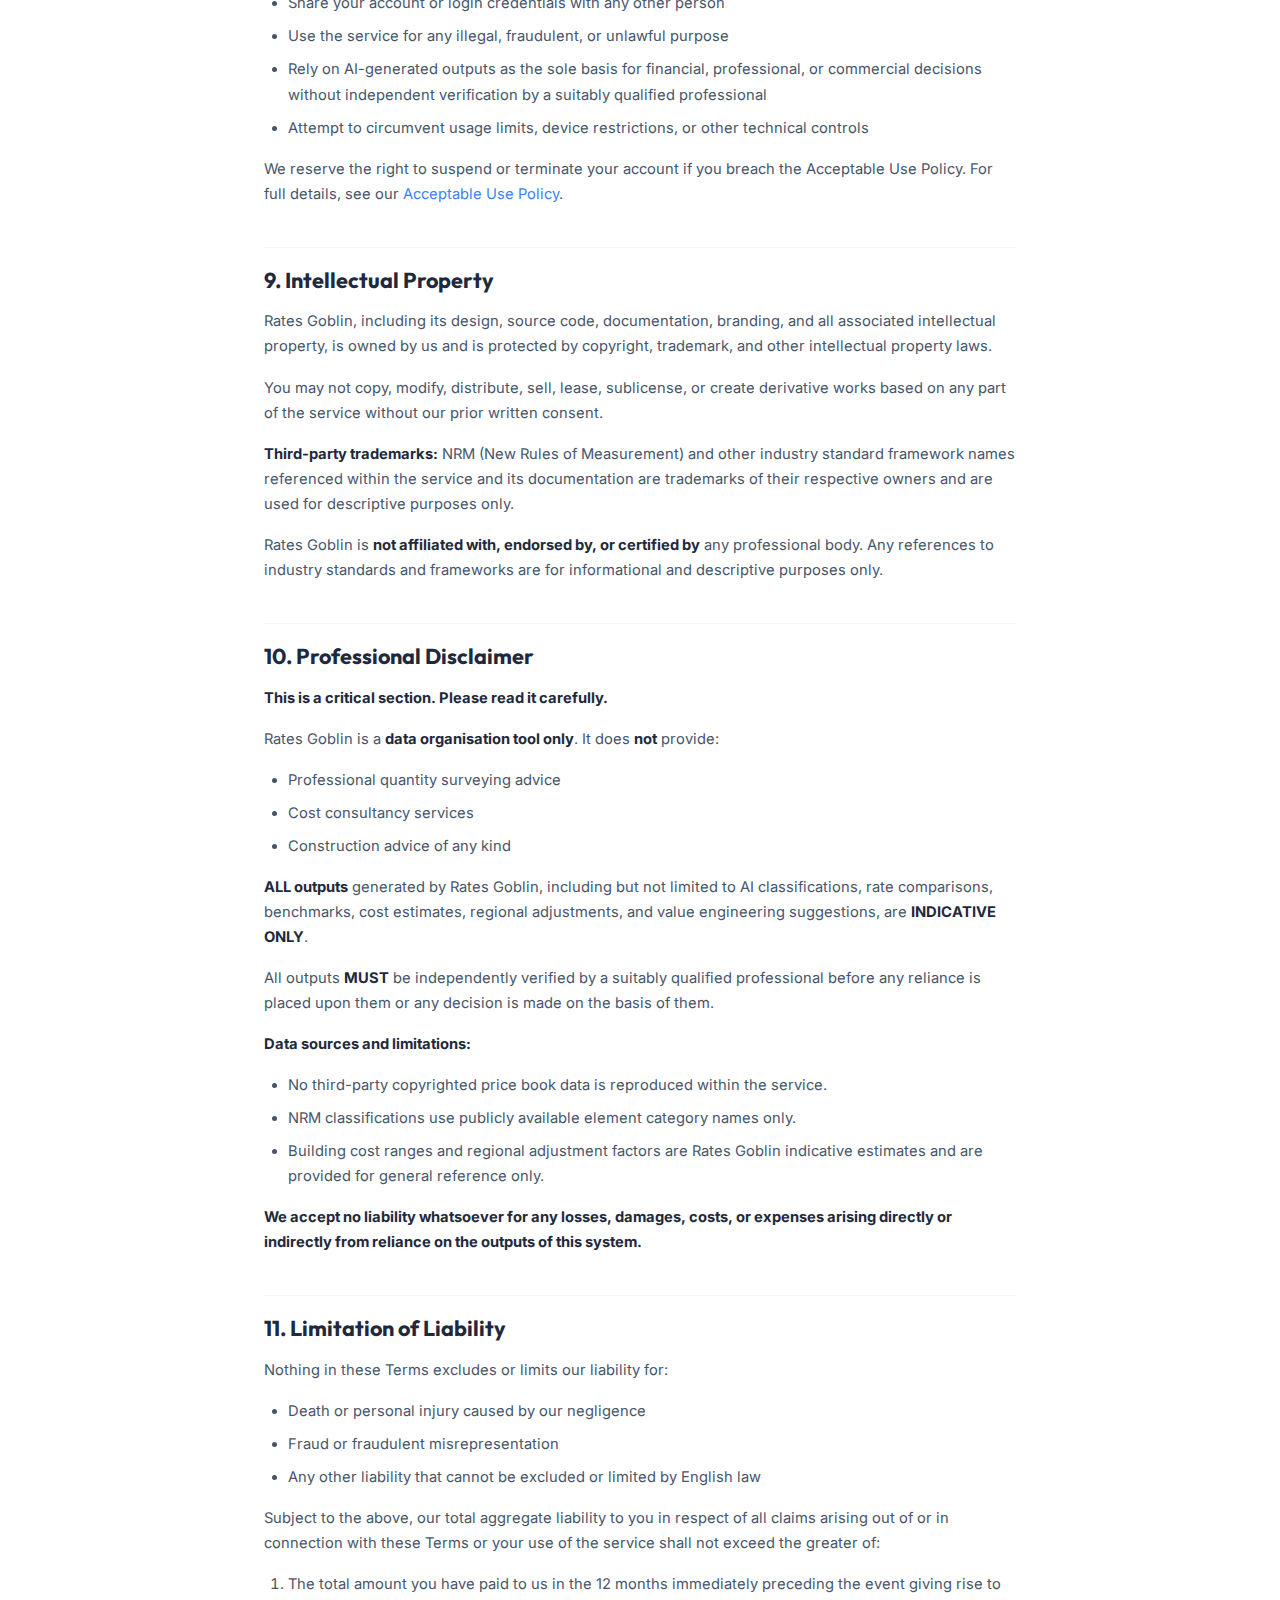
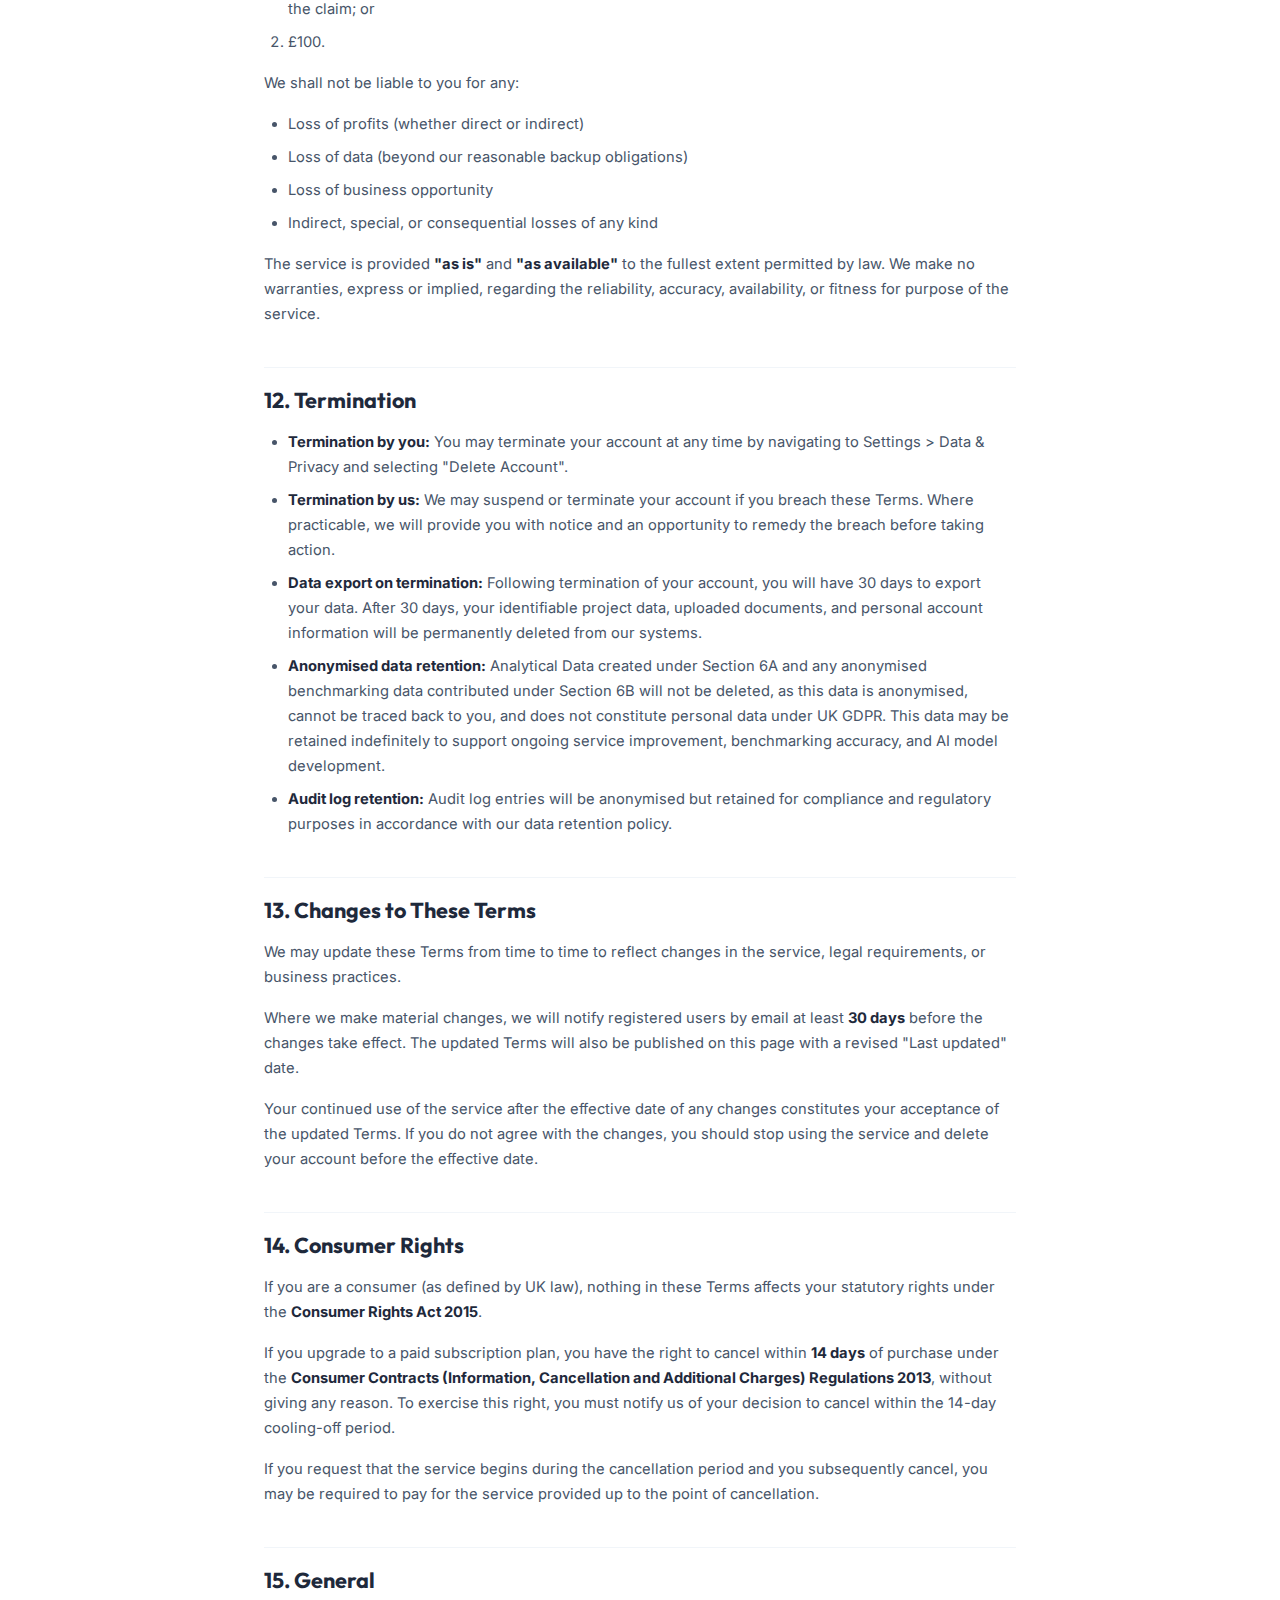
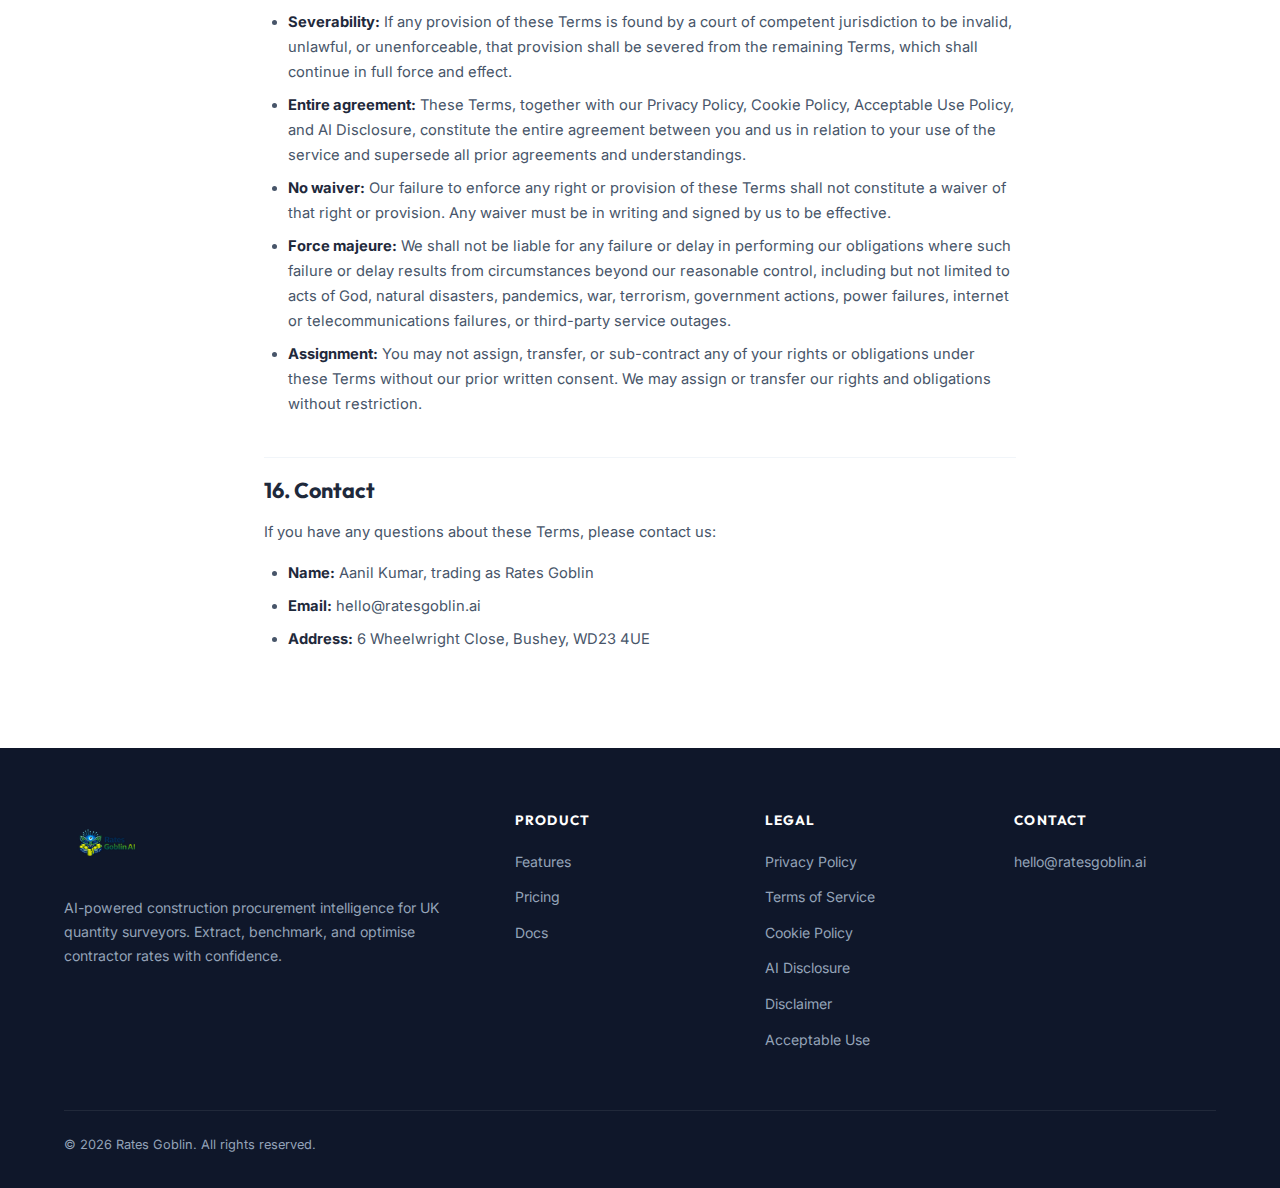
<file: terms.html>
<!DOCTYPE html>
<html lang="en-GB">
<head>
    <meta charset="UTF-8">
    <meta name="viewport" content="width=device-width, initial-scale=1.0">
    <meta name="description" content="Terms and Conditions for Rates Goblin — AI-powered construction procurement intelligence for UK quantity surveyors.">
    <title>Terms &amp; Conditions — Rates Goblin</title>
    <link rel="preconnect" href="https://fonts.googleapis.com">
    <link rel="preconnect" href="https://fonts.gstatic.com" crossorigin>
    <link href="https://fonts.googleapis.com/css2?family=Inter:wght@400;500;600;700&family=Outfit:wght@500;600;700;800&display=swap" rel="stylesheet">
    <link rel="stylesheet" href="css/style.css">
    <link rel="icon" type="image/png" href="images/favicon.png">
</head>
<body>

    <!-- ========== HEADER / NAVIGATION ========== -->
    <header class="site-header" id="header">
        <nav class="nav-container">
            <a href="index.html" class="nav-logo" aria-label="Rates Goblin Home">
                <img src="images/logo-nav.png" alt="Rates Goblin" class="nav-logo-img">
            </a>

            <button class="mobile-menu-toggle" id="mobile-menu-toggle" aria-label="Toggle navigation menu" aria-expanded="false">
                <span aria-hidden="true">&#9776;</span>
            </button>

            <ul class="nav-links" id="nav-links" role="list">
                <li><a href="features.html">Features</a></li>
                <li><a href="pricing.html">Pricing</a></li>
                <li><a href="docs.html">Docs</a></li>
                <li><a href="https://app.ratesgoblin.ai" class="btn btn-primary btn-nav">Get Started</a></li>
            </ul>
        </nav>
    </header>

    <main>

        <!-- ========== TERMS & CONDITIONS ========== -->
        <div class="legal-page">
            <div class="container">

                <h1>Terms &amp; Conditions</h1>
                <p><strong>Last updated:</strong> February 2026</p>
                <p>These terms are governed by <strong>English law</strong> and are subject to the exclusive jurisdiction of the courts of <strong>England and Wales</strong>.</p>

                <!-- 1. About These Terms -->
                <h2>1. About These Terms</h2>
                <p>These Terms &amp; Conditions ("Terms") form a legally binding agreement between you ("you", "your") and Aanil Kumar trading as Rates Goblin ("we", "us", "our").</p>
                <p>By creating an account or using the Rates Goblin service, you confirm that you have read, understood, and agree to be bound by these Terms, together with our <a href="privacy.html">Privacy Policy</a>, <a href="cookies.html">Cookie Policy</a>, and <a href="acceptable-use.html">Acceptable Use Policy</a>.</p>
                <p>You must be at least 18 years of age to use the service. By creating an account, you represent and warrant that you are 18 years of age or older.</p>
                <p>If you do not agree to these Terms, you must not use the service.</p>

                <!-- 2. Service Description -->
                <h2>2. Service Description</h2>
                <p>Rates Goblin is a data organisation and analysis tool designed for construction procurement. The service helps users upload, extract, and benchmark construction quotes and cost plans.</p>
                <p><strong>Rates Goblin is NOT:</strong></p>
                <ul>
                    <li>A professional quantity surveying service</li>
                    <li>A cost consultancy service</li>
                    <li>A provider of construction advice</li>
                    <li>A regulated service under any UK professional or financial regulatory framework</li>
                </ul>
                <p>The operation of Rates Goblin does not require the operator to hold professional certifications from any professional body. The service is a software tool that assists users with data organisation and analysis only.</p>

                <!-- 3. Account Terms -->
                <h2>3. Account Terms</h2>
                <p>When you create an account with Rates Goblin, you agree to the following:</p>
                <ul>
                    <li>You must provide accurate, complete, and up-to-date information during registration and keep your account details current.</li>
                    <li>You are solely responsible for maintaining the confidentiality and security of your password. You must not disclose your password to any third party.</li>
                    <li>You must not share your login credentials with any other person. Accounts are personal to you.</li>
                    <li>Device limits are enforced per subscription plan: Professional plans permit a maximum of 2 devices per user (30-day device lock); Business plans permit 3 devices (14-day lock, admin override); Enterprise plans permit 5 devices (no lock).</li>
                    <li>Device locks apply. Once a device is registered to your account, it remains locked for the period specified by your plan before it can be replaced with a different device.</li>
                    <li>You are responsible for all activity that occurs under your account, whether or not you have authorised it.</li>
                    <li>You must notify us immediately if you become aware of any unauthorised use of your account or any other breach of security.</li>
                </ul>

                <!-- 4. Subscription Plans -->
                <h2>4. Subscription Plans</h2>
                <p>Rates Goblin offers the following subscription plans:</p>

                <h3>4.1 Free Trial (14 Days)</h3>
                <p>All new users receive a 14-day free trial that includes Business-level features with the following limits:</p>
                <ul>
                    <li>15 quotes per month</li>
                    <li>15 extractions per month</li>
                    <li>100 AI queries per month</li>
                    <li>5 active cost plans</li>
                    <li>2 devices per user (14-day device lock)</li>
                    <li>Full features: Rate Intelligence, VE Opportunities, Dropbox integration, QS sign-off, priority AI</li>
                </ul>
                <p>No credit card is required to start the trial. A one-time 14-day extension is available. After the trial ends, your account is automatically moved to the Professional plan. You will not lose any data.</p>

                <h3>4.2 Professional (&pound;49/month or &pound;470/year)</h3>
                <ul>
                    <li>1 seat</li>
                    <li>30 quotes per month</li>
                    <li>30 extractions per month</li>
                    <li>200 AI queries per month</li>
                    <li>10 active cost plans</li>
                    <li>2 devices per user (30-day device lock, self-managed)</li>
                    <li>Basic Rate Intelligence, 3-quote comparison, NRM classification, Excel export</li>
                </ul>
                <p>The Professional plan does not include: VE Opportunities, full Rate Intelligence, Dropbox integration, API export, organisation management, QS sign-off, or priority AI processing.</p>

                <h3>4.3 Business (&pound;199/month or &pound;1,910/year)</h3>
                <ul>
                    <li>Up to 5 seats</li>
                    <li>150 quotes per month</li>
                    <li>150 extractions per month</li>
                    <li>1,000 AI queries per month</li>
                    <li>50 active cost plans (shared pool)</li>
                    <li>3 devices per user (14-day device lock, admin override)</li>
                    <li>Full Rate Intelligence, VE Opportunities, unlimited quote comparison</li>
                    <li>Dropbox integration, API export, organisation management, QS sign-off, priority AI</li>
                </ul>

                <h3>4.4 Enterprise (Custom)</h3>
                <ul>
                    <li>Everything in Business, plus:</li>
                    <li>Unlimited quotes, extractions, AI queries, and cost plans</li>
                    <li>Unlimited seats</li>
                    <li>5 devices per user (no device lock)</li>
                    <li>Custom integrations and SLA</li>
                    <li>Dedicated onboarding and support</li>
                </ul>
                <p>Enterprise pricing is tailored to your organisation's requirements. Contact us for a quote.</p>

                <h3>4.5 Top-Up Packs</h3>
                <p>Users may purchase additional usage credits ("Top-Up Packs") to supplement their monthly allowance:</p>
                <ul>
                    <li><strong>AI Query Small:</strong> 50 additional AI queries for &pound;4.99</li>
                    <li><strong>AI Query Large:</strong> 200 additional AI queries for &pound;14.99</li>
                    <li><strong>Extraction Pack:</strong> 20 additional quotes and extractions for &pound;9.99</li>
                    <li><strong>Cost Plan Slots:</strong> 5 additional active cost plan slots for &pound;7.99</li>
                </ul>
                <p>Top-up pack credits do not expire. Credits are consumed automatically when your monthly plan allowance is exhausted, in order of purchase date (oldest first).</p>

                <h3>4.6 Cancellation and Refunds</h3>
                <p>You may cancel your subscription at any time. Cancellation takes effect at the end of your current billing period. No partial refunds are provided for unused portions of a billing period. Unused top-up pack credits are non-refundable.</p>
                <p>Under the Consumer Contracts (Information, Cancellation and Additional Charges) Regulations 2013, if you are a consumer, you have a statutory right to cancel a paid subscription within 14 days of purchase. If you wish to exercise this right, please contact us.</p>

                <h3>4.7 Changes to Plans</h3>
                <p>We reserve the right to change plan features, quotas, and pricing at any time. Existing subscribers will receive at least 30 days' written notice before any changes to their plan take effect.</p>
                <p>Trial period terms, including duration and feature availability, may be adjusted from time to time. We will provide reasonable notice of any material changes.</p>

                <!-- 5. AI Processing & Data -->
                <h2>5. AI Processing &amp; Data</h2>
                <p>Rates Goblin uses artificial intelligence features powered by OpenAI GPT-4o to process and analyse your data. By using AI features, you acknowledge and agree to the following:</p>
                <ul>
                    <li><strong>Explicit consent:</strong> AI processing of your data will only occur after you have provided explicit consent. You may withdraw consent at any time via your account settings.</li>
                    <li><strong>Data sent to OpenAI:</strong> When you use AI features, the following data may be sent to OpenAI for processing: extracted text from your uploaded documents, line items, and your natural language queries.</li>
                    <li><strong>No model training:</strong> Data sent via the OpenAI API is not used by OpenAI for model training purposes.</li>
                    <li><strong>Indicative outputs:</strong> All AI-generated outputs are indicative only. Outputs include confidence scores to help you assess reliability, but these scores are themselves estimates and should not be treated as guarantees of accuracy.</li>
                    <li><strong>Independent verification required:</strong> You must independently verify all AI-generated outputs before relying on them for any purpose, including but not limited to financial decisions, professional advice, or commercial negotiations.</li>
                    <li><strong>No liability for AI outputs:</strong> We are not responsible for the accuracy, completeness, or suitability of any AI-generated output. You use AI features entirely at your own risk.</li>
                </ul>

                <!-- 6. Your Data -->
                <h2>6. Your Data</h2>
                <ul>
                    <li><strong>Ownership:</strong> You retain all ownership rights in your uploaded documents, data, and any content you create within Rates Goblin.</li>
                    <li><strong>Service licence:</strong> By using the service, you grant us a non-exclusive licence to process, store, and analyse your data for the purpose of providing, maintaining, and improving the service. This includes the creation of anonymised, aggregated analytical data as described in Section 6A below.</li>
                    <li><strong>No selling or sharing of identifiable data:</strong> We will not sell, rent, or share your identifiable project data with third parties except as described in our <a href="privacy.html">Privacy Policy</a> or as required by law. No individual project, organisation, contractor, or user can be identified from the anonymised data we create.</li>
                    <li><strong>Your responsibility:</strong> You are responsible for ensuring that you have the legal right to upload any documents you submit to the service. You must not upload documents that you do not have permission to use or that contain content which infringes the intellectual property rights of any third party.</li>
                    <li><strong>Data export and deletion:</strong> You can export your data at any time via Settings &gt; Data &amp; Privacy. You may also delete your account entirely from the same settings page. See Section 12 for details on data retention following account deletion.</li>
                </ul>
                <p>For full details on how we collect, use, and protect your data, please refer to our <a href="privacy.html">Privacy Policy</a>.</p>

                <!-- 6A. Anonymised Analytics & Service Improvement -->
                <h2>6A. Anonymised Analytics &amp; Service Improvement</h2>
                <p>As a core part of the service, Rates Goblin automatically creates <strong>anonymised, aggregated analytical data</strong> ("Analytical Data") from content uploaded to the platform. This processing is necessary to deliver and improve the analytics, benchmarking, and AI features that form a fundamental part of the service you subscribe to.</p>

                <h3>6A.1 What We Create</h3>
                <p>Analytical Data includes statistical patterns, aggregated cost trends, anonymised rate ranges, regional pricing averages, and other derived metrics. It does <strong>not</strong> include and cannot be used to identify:</p>
                <ul>
                    <li>Any individual user, organisation, or account</li>
                    <li>Any specific project, client, or site</li>
                    <li>Any named contractor or subcontractor</li>
                    <li>Any individual quote, tender, or priced document</li>
                </ul>
                <p>This approach is consistent with established industry practice for anonymised cost data collection, which has been standard in the UK construction industry for decades.</p>

                <h3>6A.2 Anonymisation Standard</h3>
                <p>All Analytical Data is created through irreversible anonymisation and aggregation. We apply the <strong>ICO motivated intruder test</strong> as our standard: a reasonably competent, motivated person with access to publicly available resources must not be able to re-identify any individual, project, or organisation from the Analytical Data. We periodically reassess our anonymisation processes in line with ICO guidance.</p>

                <h3>6A.3 How We Use Analytical Data</h3>
                <p>We use Analytical Data to:</p>
                <ul>
                    <li>Improve the accuracy of cost benchmarking and rate intelligence features</li>
                    <li>Train and refine AI models that power NRM classification, cost analysis, and other platform features</li>
                    <li>Identify regional and sector-level pricing trends</li>
                    <li>Enhance the quality and reliability of the service for all users</li>
                </ul>

                <h3>6A.4 Status of Analytical Data</h3>
                <p>Analytical Data is <strong>not</strong> your data, your content, or personal data within the meaning of UK GDPR (Recital 26). Once created, it constitutes a separate, anonymised dataset owned by Rates Goblin. You retain full ownership of your original uploaded documents and identifiable project data at all times.</p>
                <p>Rates Goblin holds a <strong>perpetual, irrevocable, royalty-free right</strong> to use, store, analyse, and build upon Analytical Data for the purposes described above, both during and after your use of the service. This right survives termination or expiry of your account.</p>

                <h3>6A.5 Professional Confidentiality</h3>
                <p>We recognise that quantity surveyors and other construction professionals are bound by confidentiality obligations under professional rules of conduct, contractual NDAs, and other professional duties. The anonymisation process described above is designed to ensure that your use of Rates Goblin does not place you in breach of those obligations. No identifiable project pricing, client information, or contractor details are ever exposed to other users or third parties through the Analytical Data.</p>

                <!-- 6B. Community Rate Benchmarking Database -->
                <h2>6B. Community Rate Benchmarking Database</h2>
                <p>In addition to the Analytical Data described in Section 6A, Rates Goblin maintains a <strong>Community Rate Benchmarking Database</strong> &mdash; a shared pool of anonymised construction rate data that powers enhanced benchmarking features visible to other users of the platform.</p>

                <h3>6B.1 Opt-In Participation</h3>
                <p>Contribution to the Community Rate Benchmarking Database requires <strong>separate, explicit consent</strong> via the dedicated benchmarking opt-in within the application. This consent is independent of your AI processing consent and your general acceptance of these Terms.</p>

                <h3>6B.2 What You Contribute</h3>
                <p>If you opt in, <strong>anonymised rate data</strong> extracted from your uploaded quotes may be added to the shared benchmarking pool. This includes line item descriptions, unit rates, quantities, NRM classifications, general project region, and project type. See our <a href="privacy.html">Privacy Policy (Section 3A)</a> for the full list of what is and is not contributed.</p>

                <h3>6B.3 Anonymisation</h3>
                <p>All contributed data is anonymised before it enters the benchmarking pool, using the same standards described in Section 6A.2. No personal data, company names, contractor names, client names, or specific project details are included. Once anonymised, the data cannot be traced back to you.</p>

                <h3>6B.4 Licence to Benchmarking Data</h3>
                <p>By opting in to the Community Rate Benchmarking Database, you grant Rates Goblin a <strong>perpetual, irrevocable, non-exclusive, royalty-free licence</strong> to use, store, aggregate, analyse, and distribute the anonymised rate data contributed from your account for the purposes of:</p>
                <ul>
                    <li>Building and maintaining shared construction rate benchmarks</li>
                    <li>Providing enhanced benchmarking features to Rates Goblin users</li>
                    <li>Publishing aggregated industry rate reports and insights</li>
                </ul>
                <p><strong>For clarity:</strong> This licence applies only to the anonymised, aggregated data &mdash; not to your original uploaded documents, your account data, or any identifiable information.</p>

                <h3>6B.5 Withdrawal of Consent</h3>
                <p>You may withdraw your benchmarking consent at any time via <strong>Settings &gt; Data &amp; Privacy &gt; Benchmarking</strong>. Once withdrawn, no further data from your account will be contributed to the benchmarking pool. However, data that has already been anonymised and contributed cannot be retrospectively removed, as it is no longer identifiable.</p>

                <h3>6B.6 No Obligation</h3>
                <p>You are not required to participate in the benchmarking database to use Rates Goblin. Opting out will not affect your access to core features. However, some enhanced benchmarking features that rely on the community data pool may only be available to users who have opted in.</p>

                <!-- 7. Organisation / Team Accounts -->
                <h2>7. Organisation / Team Accounts</h2>
                <p>If you create or join an organisation within Rates Goblin, the following additional terms apply:</p>
                <ul>
                    <li><strong>Organisation owners</strong> are responsible for managing their organisation, including adding and removing team members and managing seat allocations.</li>
                    <li><strong>Organisation admins</strong> may invite new members to join the organisation and remove existing members.</li>
                    <li><strong>Member departure:</strong> When a member leaves an organisation, their personal data remains with them. Quotes and documents uploaded by a member are owned by that member, not the organisation, unless otherwise agreed in writing.</li>
                    <li><strong>Compliance responsibility:</strong> Organisation owners are responsible for ensuring that all members of their organisation comply with these Terms. Any breach of these Terms by a team member may result in action against the organisation account.</li>
                </ul>

                <!-- 8. Acceptable Use -->
                <h2>8. Acceptable Use</h2>
                <p>You agree to use Rates Goblin in accordance with our <a href="acceptable-use.html">Acceptable Use Policy</a>. Without limitation, you must not:</p>
                <ul>
                    <li>Upload malicious, corrupted, or harmful files to the service</li>
                    <li>Attempt to reverse engineer, decompile, or disassemble any part of the service</li>
                    <li>Use automated scrapers, bots, or crawlers to access the service</li>
                    <li>Share your account or login credentials with any other person</li>
                    <li>Use the service for any illegal, fraudulent, or unlawful purpose</li>
                    <li>Rely on AI-generated outputs as the sole basis for financial, professional, or commercial decisions without independent verification by a suitably qualified professional</li>
                    <li>Attempt to circumvent usage limits, device restrictions, or other technical controls</li>
                </ul>
                <p>We reserve the right to suspend or terminate your account if you breach the Acceptable Use Policy. For full details, see our <a href="acceptable-use.html">Acceptable Use Policy</a>.</p>

                <!-- 9. Intellectual Property -->
                <h2>9. Intellectual Property</h2>
                <p>Rates Goblin, including its design, source code, documentation, branding, and all associated intellectual property, is owned by us and is protected by copyright, trademark, and other intellectual property laws.</p>
                <p>You may not copy, modify, distribute, sell, lease, sublicense, or create derivative works based on any part of the service without our prior written consent.</p>
                <p><strong>Third-party trademarks:</strong> NRM (New Rules of Measurement) and other industry standard framework names referenced within the service and its documentation are trademarks of their respective owners and are used for descriptive purposes only.</p>
                <p>Rates Goblin is <strong>not affiliated with, endorsed by, or certified by</strong> any professional body. Any references to industry standards and frameworks are for informational and descriptive purposes only.</p>

                <!-- 10. Professional Disclaimer -->
                <h2>10. Professional Disclaimer</h2>
                <p><strong>This is a critical section. Please read it carefully.</strong></p>
                <p>Rates Goblin is a <strong>data organisation tool only</strong>. It does <strong>not</strong> provide:</p>
                <ul>
                    <li>Professional quantity surveying advice</li>
                    <li>Cost consultancy services</li>
                    <li>Construction advice of any kind</li>
                </ul>
                <p><strong>ALL outputs</strong> generated by Rates Goblin, including but not limited to AI classifications, rate comparisons, benchmarks, cost estimates, regional adjustments, and value engineering suggestions, are <strong>INDICATIVE ONLY</strong>.</p>
                <p>All outputs <strong>MUST</strong> be independently verified by a suitably qualified professional before any reliance is placed upon them or any decision is made on the basis of them.</p>
                <p><strong>Data sources and limitations:</strong></p>
                <ul>
                    <li>No third-party copyrighted price book data is reproduced within the service.</li>
                    <li>NRM classifications use publicly available element category names only.</li>
                    <li>Building cost ranges and regional adjustment factors are Rates Goblin indicative estimates and are provided for general reference only.</li>
                </ul>
                <p><strong>We accept no liability whatsoever for any losses, damages, costs, or expenses arising directly or indirectly from reliance on the outputs of this system.</strong></p>

                <!-- 11. Limitation of Liability -->
                <h2>11. Limitation of Liability</h2>
                <p>Nothing in these Terms excludes or limits our liability for:</p>
                <ul>
                    <li>Death or personal injury caused by our negligence</li>
                    <li>Fraud or fraudulent misrepresentation</li>
                    <li>Any other liability that cannot be excluded or limited by English law</li>
                </ul>
                <p>Subject to the above, our total aggregate liability to you in respect of all claims arising out of or in connection with these Terms or your use of the service shall not exceed the greater of:</p>
                <ol>
                    <li>The total amount you have paid to us in the 12 months immediately preceding the event giving rise to the claim; or</li>
                    <li>&pound;100.</li>
                </ol>
                <p>We shall not be liable to you for any:</p>
                <ul>
                    <li>Loss of profits (whether direct or indirect)</li>
                    <li>Loss of data (beyond our reasonable backup obligations)</li>
                    <li>Loss of business opportunity</li>
                    <li>Indirect, special, or consequential losses of any kind</li>
                </ul>
                <p>The service is provided <strong>"as is"</strong> and <strong>"as available"</strong> to the fullest extent permitted by law. We make no warranties, express or implied, regarding the reliability, accuracy, availability, or fitness for purpose of the service.</p>

                <!-- 12. Termination -->
                <h2>12. Termination</h2>
                <ul>
                    <li><strong>Termination by you:</strong> You may terminate your account at any time by navigating to Settings &gt; Data &amp; Privacy and selecting "Delete Account".</li>
                    <li><strong>Termination by us:</strong> We may suspend or terminate your account if you breach these Terms. Where practicable, we will provide you with notice and an opportunity to remedy the breach before taking action.</li>
                    <li><strong>Data export on termination:</strong> Following termination of your account, you will have 30 days to export your data. After 30 days, your identifiable project data, uploaded documents, and personal account information will be permanently deleted from our systems.</li>
                    <li><strong>Anonymised data retention:</strong> Analytical Data created under Section 6A and any anonymised benchmarking data contributed under Section 6B will not be deleted, as this data is anonymised, cannot be traced back to you, and does not constitute personal data under UK GDPR. This data may be retained indefinitely to support ongoing service improvement, benchmarking accuracy, and AI model development.</li>
                    <li><strong>Audit log retention:</strong> Audit log entries will be anonymised but retained for compliance and regulatory purposes in accordance with our data retention policy.</li>
                </ul>

                <!-- 13. Changes to Terms -->
                <h2>13. Changes to These Terms</h2>
                <p>We may update these Terms from time to time to reflect changes in the service, legal requirements, or business practices.</p>
                <p>Where we make material changes, we will notify registered users by email at least <strong>30 days</strong> before the changes take effect. The updated Terms will also be published on this page with a revised "Last updated" date.</p>
                <p>Your continued use of the service after the effective date of any changes constitutes your acceptance of the updated Terms. If you do not agree with the changes, you should stop using the service and delete your account before the effective date.</p>

                <!-- 14. Consumer Rights -->
                <h2>14. Consumer Rights</h2>
                <p>If you are a consumer (as defined by UK law), nothing in these Terms affects your statutory rights under the <strong>Consumer Rights Act 2015</strong>.</p>
                <p>If you upgrade to a paid subscription plan, you have the right to cancel within <strong>14 days</strong> of purchase under the <strong>Consumer Contracts (Information, Cancellation and Additional Charges) Regulations 2013</strong>, without giving any reason. To exercise this right, you must notify us of your decision to cancel within the 14-day cooling-off period.</p>
                <p>If you request that the service begins during the cancellation period and you subsequently cancel, you may be required to pay for the service provided up to the point of cancellation.</p>

                <!-- 15. General -->
                <h2>15. General</h2>
                <ul>
                    <li><strong>Severability:</strong> If any provision of these Terms is found by a court of competent jurisdiction to be invalid, unlawful, or unenforceable, that provision shall be severed from the remaining Terms, which shall continue in full force and effect.</li>
                    <li><strong>Entire agreement:</strong> These Terms, together with our Privacy Policy, Cookie Policy, Acceptable Use Policy, and AI Disclosure, constitute the entire agreement between you and us in relation to your use of the service and supersede all prior agreements and understandings.</li>
                    <li><strong>No waiver:</strong> Our failure to enforce any right or provision of these Terms shall not constitute a waiver of that right or provision. Any waiver must be in writing and signed by us to be effective.</li>
                    <li><strong>Force majeure:</strong> We shall not be liable for any failure or delay in performing our obligations where such failure or delay results from circumstances beyond our reasonable control, including but not limited to acts of God, natural disasters, pandemics, war, terrorism, government actions, power failures, internet or telecommunications failures, or third-party service outages.</li>
                    <li><strong>Assignment:</strong> You may not assign, transfer, or sub-contract any of your rights or obligations under these Terms without our prior written consent. We may assign or transfer our rights and obligations without restriction.</li>
                </ul>

                <!-- 16. Contact -->
                <h2>16. Contact</h2>
                <p>If you have any questions about these Terms, please contact us:</p>
                <ul>
                    <li><strong>Name:</strong> Aanil Kumar, trading as Rates Goblin</li>
                    <li><strong>Email:</strong> hello@ratesgoblin.ai</li>
                    <li><strong>Address:</strong> 6 Wheelwright Close, Bushey, WD23 4UE</li>
                </ul>

            </div>
        </div>

    </main>

    <!-- ========== FOOTER ========== -->
    <footer class="site-footer">
        <div class="container">
            <div class="footer-grid">
                <!-- Brand Column -->
                <div class="footer-col footer-brand">
                    <a href="index.html" class="footer-logo" aria-label="Rates Goblin Home">
                        <img src="images/logo-footer.png" alt="Rates Goblin" class="footer-logo-img">
                    </a>
                    <p>
                        AI-powered construction procurement intelligence for UK quantity surveyors.
                        Extract, benchmark, and optimise contractor rates with confidence.
                    </p>
                </div>

                <!-- Product Links -->
                <div class="footer-col">
                    <h4>Product</h4>
                    <ul role="list">
                        <li><a href="features.html">Features</a></li>
                        <li><a href="pricing.html">Pricing</a></li>
                        <li><a href="docs.html">Docs</a></li>
                    </ul>
                </div>

                <!-- Legal Links -->
                <div class="footer-col">
                    <h4>Legal</h4>
                    <ul role="list">
                        <li><a href="privacy.html">Privacy Policy</a></li>
                        <li><a href="terms.html">Terms of Service</a></li>
                        <li><a href="cookies.html">Cookie Policy</a></li>
                        <li><a href="ai-disclosure.html">AI Disclosure</a></li>
                        <li><a href="disclaimer.html">Disclaimer</a></li>
                        <li><a href="acceptable-use.html">Acceptable Use</a></li>
                    </ul>
                </div>

                <!-- Contact Column -->
                <div class="footer-col">
                    <h4>Contact</h4>
                    <ul role="list">
                        <li><a href="mailto:hello@ratesgoblin.ai">hello@ratesgoblin.ai</a></li>
                    </ul>
                </div>
            </div>

            <div class="footer-bottom">
                <p>&copy; 2026 Rates Goblin. All rights reserved.</p>
            </div>
        </div>
    </footer>

    <!-- ========== COOKIE CONSENT BANNER ========== -->
    <div class="cookie-banner" id="cookie-banner" role="dialog" aria-label="Cookie consent" aria-describedby="cookie-banner-text">
        <div class="cookie-banner-inner">
            <p id="cookie-banner-text">
                We use essential cookies to make Rates Goblin work. We would also like to set optional
                analytics cookies to help us improve the service. For more information, see our
                <a href="cookies.html">Cookie Policy</a>.
            </p>
            <div class="cookie-banner-actions">
                <button class="btn btn-primary btn-sm" id="cookie-accept">Accept</button>
                <button class="btn btn-outline btn-sm" id="cookie-reject">Reject</button>
            </div>
        </div>
    </div>

    <script src="js/main.js"></script>
</body>
</html>
</file>
<file: css/style.css>
/* ══════════════════════════════════════════════════════
   Rates Goblin AI — Public Website Stylesheet
   ══════════════════════════════════════════════════════ */

/* ── Reset & Base ── */
*, *::before, *::after { box-sizing: border-box; margin: 0; padding: 0; }

:root {
  /* Brand colours — matched to the app */
  --primary: #3b82f6;          /* HSL(221, 83%, 53%) vibrant blue */
  --primary-dark: #2563eb;
  --primary-light: #60a5fa;
  --navy: #1e293b;             /* Dark navy */
  --navy-deep: #0f172a;        /* Deepest navy (hero bg) */
  --green: #22c55e;            /* Success / feature accent */
  --green-dark: #16a34a;
  --amber: #f59e0b;
  --red: #ef4444;
  --purple: #8b5cf6;

  /* Neutrals */
  --white: #ffffff;
  --gray-50: #f8fafc;
  --gray-100: #f1f5f9;
  --gray-200: #e2e8f0;
  --gray-300: #cbd5e1;
  --gray-400: #94a3b8;
  --gray-500: #64748b;
  --gray-600: #475569;
  --gray-700: #334155;
  --gray-800: #1e293b;
  --gray-900: #0f172a;

  /* Spacing */
  --container: 1200px;
  --section-pad: 80px;

  /* Typography */
  --font-body: 'Inter', -apple-system, BlinkMacSystemFont, 'Segoe UI', sans-serif;
  --font-display: 'Outfit', 'Inter', sans-serif;
  --font-mono: 'JetBrains Mono', 'Fira Code', monospace;

  /* Transitions */
  --transition: 0.2s ease;
}

html { scroll-behavior: smooth; font-size: 16px; }

body {
  font-family: var(--font-body);
  color: var(--gray-800);
  background: var(--white);
  line-height: 1.6;
  -webkit-font-smoothing: antialiased;
}

a { color: var(--primary); text-decoration: none; transition: color var(--transition); }
a:hover { color: var(--primary-dark); }

img { max-width: 100%; height: auto; }

h1, h2, h3, h4, h5, h6 {
  font-family: var(--font-display);
  font-weight: 700;
  line-height: 1.2;
  color: var(--navy);
}

/* ── Container ── */
.container {
  max-width: var(--container);
  margin: 0 auto;
  padding: 0 24px;
}

/* ── Buttons ── */
.btn {
  display: inline-flex;
  align-items: center;
  justify-content: center;
  gap: 8px;
  padding: 12px 28px;
  border-radius: 10px;
  font-family: var(--font-body);
  font-size: 0.95rem;
  font-weight: 600;
  text-decoration: none;
  border: none;
  cursor: pointer;
  transition: all var(--transition);
  white-space: nowrap;
}

.btn-primary {
  background: var(--primary);
  color: var(--white);
  box-shadow: 0 2px 8px rgba(59, 130, 246, 0.3);
}
.btn-primary:hover {
  background: var(--primary-dark);
  color: var(--white);
  box-shadow: 0 4px 16px rgba(59, 130, 246, 0.4);
  transform: translateY(-1px);
}

.btn-secondary {
  background: transparent;
  color: var(--white);
  border: 2px solid rgba(255,255,255,0.3);
}
.btn-secondary:hover {
  background: rgba(255,255,255,0.1);
  color: var(--white);
  border-color: rgba(255,255,255,0.6);
}

.btn-outline {
  background: transparent;
  color: var(--primary);
  border: 2px solid var(--primary);
}
.btn-outline:hover {
  background: var(--primary);
  color: var(--white);
}

.btn-green {
  background: var(--green);
  color: var(--white);
}
.btn-green:hover {
  background: var(--green-dark);
  color: var(--white);
}

.btn-sm { padding: 8px 18px; font-size: 0.85rem; }
.btn-lg { padding: 16px 36px; font-size: 1.05rem; }
.btn-block { width: 100%; }
.btn-nav { padding: 10px 24px; font-size: 0.88rem; }

/* ══════════════════════════════════════════
   HEADER / NAVIGATION
   ══════════════════════════════════════════ */
.site-header {
  position: fixed;
  top: 0;
  left: 0;
  right: 0;
  z-index: 1000;
  background: rgba(15, 23, 42, 0.95);
  backdrop-filter: blur(12px);
  border-bottom: 1px solid rgba(255,255,255,0.08);
  transition: background var(--transition);
}

/* nav-container is the flex wrapper inside the header */
.nav-container {
  max-width: var(--container);
  margin: 0 auto;
  padding: 0 24px;
  display: flex;
  align-items: center;
  justify-content: space-between;
  height: 68px;
}

/* Logo in nav — normal flow, left-aligned */
.nav-logo {
  display: flex;
  align-items: center;
  text-decoration: none;
  flex-shrink: 0;
}
.nav-logo:hover { opacity: 0.9; }

.nav-logo-img {
  height: 42px;
  width: auto;
  object-fit: contain;
  display: block;
}

/* Nav links */
.nav-links {
  display: flex;
  align-items: center;
  gap: 32px;
  list-style: none;
}

.nav-links a {
  color: var(--gray-300);
  font-size: 0.9rem;
  font-weight: 500;
  transition: color var(--transition);
}
.nav-links a:hover,
.nav-links a.active { color: var(--white); }

/* Mobile menu toggle */
.mobile-menu-toggle {
  display: none;
  background: none;
  border: none;
  color: var(--white);
  font-size: 1.5rem;
  cursor: pointer;
  padding: 8px;
}

/* Footer logo */
.footer-logo {
  display: inline-block;
  text-decoration: none;
}
.footer-logo:hover { opacity: 0.9; }

.footer-logo-img {
  height: 64px;
  width: auto;
  object-fit: contain;
  display: block;
}

/* ══════════════════════════════════════════
   HERO SECTION
   ══════════════════════════════════════════ */
.hero {
  background: linear-gradient(135deg, var(--navy-deep) 0%, #1a2744 50%, var(--navy) 100%);
  padding: 140px 0 80px;
  position: relative;
  overflow: hidden;
}

/* No decorative pseudo-elements — clean hero background only */

.hero .container {
  position: relative;
  z-index: 1;
  text-align: center;
  max-width: 800px;
}

.hero-content {
  margin-bottom: 48px;
}

/* Badge (hero pill) */
.badge {
  display: inline-flex;
  align-items: center;
  gap: 8px;
  padding: 6px 16px;
  background: rgba(59, 130, 246, 0.15);
  border: 1px solid rgba(59, 130, 246, 0.3);
  border-radius: 100px;
  color: var(--primary-light);
  font-size: 0.8rem;
  font-weight: 600;
  margin-bottom: 24px;
  letter-spacing: 0.02em;
}

/* Hero headline */
.hero-headline,
.hero h1 {
  font-size: clamp(2.2rem, 5vw, 3.5rem);
  color: var(--white);
  margin-bottom: 20px;
  letter-spacing: -0.02em;
}

.hero-headline em,
.hero h1 em {
  font-style: normal;
  background: linear-gradient(135deg, var(--primary-light), var(--green));
  -webkit-background-clip: text;
  -webkit-text-fill-color: transparent;
  background-clip: text;
}

/* Hero subtext */
.hero-subtext,
.hero p {
  font-size: 1.15rem;
  color: var(--gray-400);
  max-width: 600px;
  margin: 0 auto 36px;
  line-height: 1.7;
}

/* Hero action buttons */
.hero-actions {
  display: flex;
  gap: 16px;
  justify-content: center;
  flex-wrap: wrap;
}

/* Stats bar below hero */
.stats-bar {
  display: flex;
  justify-content: center;
  gap: 48px;
  margin-top: 16px;
  padding-top: 40px;
  border-top: 1px solid rgba(255,255,255,0.08);
}

.stat-item {
  display: flex;
  align-items: center;
  gap: 10px;
  text-align: left;
}

.stat-icon {
  font-size: 1.4rem;
}

.stat-value {
  font-family: var(--font-display);
  font-size: 0.9rem;
  font-weight: 600;
  color: var(--white);
  display: block;
}

/* ══════════════════════════════════════════
   SECTIONS (shared)
   ══════════════════════════════════════════ */
.section {
  padding: var(--section-pad) 0;
}

.section-light { background: var(--gray-50); }
.section-dark { background: var(--navy-deep); color: var(--white); }

.section-header {
  text-align: center;
  max-width: 640px;
  margin: 0 auto 56px;
}

.section-header .overline {
  display: inline-block;
  font-size: 0.75rem;
  font-weight: 700;
  text-transform: uppercase;
  letter-spacing: 0.1em;
  color: var(--primary);
  margin-bottom: 12px;
}

.section-dark .section-header .overline { color: var(--primary-light); }

.section-header h2 {
  font-size: clamp(1.8rem, 3.5vw, 2.5rem);
  margin-bottom: 16px;
}

.section-dark .section-header h2 { color: var(--white); }

.section-header p {
  font-size: 1.05rem;
  color: var(--gray-500);
  line-height: 1.7;
}

.section-dark .section-header p { color: var(--gray-400); }

/* ══════════════════════════════════════════
   HOW IT WORKS — STEP CARDS
   ══════════════════════════════════════════ */
.how-it-works {
  padding: var(--section-pad) 0;
  background: var(--gray-50);
}

.steps-grid {
  display: grid;
  grid-template-columns: repeat(4, 1fr);
  gap: 28px;
}

.step-card {
  background: var(--white);
  border: 1px solid var(--gray-200);
  border-radius: 16px;
  padding: 32px 24px;
  text-align: center;
  position: relative;
  transition: all var(--transition);
}

.step-card:hover {
  border-color: var(--primary);
  box-shadow: 0 8px 30px rgba(59, 130, 246, 0.08);
  transform: translateY(-2px);
}

.step-number {
  display: inline-flex;
  align-items: center;
  justify-content: center;
  width: 40px;
  height: 40px;
  background: var(--primary);
  color: var(--white);
  border-radius: 50%;
  font-family: var(--font-display);
  font-size: 1.1rem;
  font-weight: 700;
  margin-bottom: 16px;
}

.step-icon {
  font-size: 2rem;
  margin-bottom: 16px;
  line-height: 1;
}

.step-card h3 {
  font-size: 1.1rem;
  margin-bottom: 10px;
}

.step-card p {
  font-size: 0.88rem;
  color: var(--gray-500);
  line-height: 1.6;
}

/* ══════════════════════════════════════════
   FEATURES GRID
   ══════════════════════════════════════════ */
.features {
  padding: var(--section-pad) 0;
}

.features-grid {
  display: grid;
  grid-template-columns: repeat(auto-fit, minmax(300px, 1fr));
  gap: 28px;
}

.feature-card {
  background: var(--white);
  border: 1px solid var(--gray-200);
  border-radius: 16px;
  padding: 32px;
  transition: all var(--transition);
}

.feature-card:hover {
  border-color: var(--primary);
  box-shadow: 0 8px 30px rgba(59, 130, 246, 0.08);
  transform: translateY(-2px);
}

/* Feature icon — the emoji div */
.feature-icon {
  width: 52px;
  height: 52px;
  border-radius: 12px;
  display: flex;
  align-items: center;
  justify-content: center;
  font-size: 1.5rem;
  margin-bottom: 20px;
}

/* Colour variants using BEM modifiers (matching HTML) */
.feature-card--blue .feature-icon { background: rgba(59, 130, 246, 0.1); }
.feature-card--green .feature-icon { background: rgba(34, 197, 94, 0.1); }
.feature-card--purple .feature-icon { background: rgba(139, 92, 246, 0.1); }
.feature-card--amber .feature-icon { background: rgba(245, 158, 11, 0.1); }

/* Also support .feature-icon.blue etc (older markup) */
.feature-icon.blue { background: rgba(59, 130, 246, 0.1); color: var(--primary); }
.feature-icon.green { background: rgba(34, 197, 94, 0.1); color: var(--green); }
.feature-icon.purple { background: rgba(139, 92, 246, 0.1); color: var(--purple); }
.feature-icon.amber { background: rgba(245, 158, 11, 0.1); color: var(--amber); }

.feature-card h3 {
  font-size: 1.15rem;
  margin-bottom: 10px;
}

.feature-card p {
  font-size: 0.9rem;
  color: var(--gray-500);
  line-height: 1.6;
}

/* ══════════════════════════════════════════
   COMPLIANCE BANNER
   ══════════════════════════════════════════ */
.compliance-banner {
  padding: 40px 0;
  background: var(--navy-deep);
}

.compliance-grid {
  display: flex;
  justify-content: center;
  gap: 48px;
  flex-wrap: wrap;
}

.compliance-item {
  display: flex;
  align-items: center;
  gap: 10px;
  color: var(--gray-300);
  font-size: 0.88rem;
  font-weight: 500;
}

.compliance-icon {
  font-size: 1.3rem;
}

.compliance-label {
  white-space: nowrap;
}

/* ══════════════════════════════════════════
   PRICING
   ══════════════════════════════════════════ */
.pricing {
  padding: var(--section-pad) 0;
  background: var(--gray-50);
}

.pricing-grid {
  display: grid;
  grid-template-columns: repeat(auto-fit, minmax(280px, 1fr));
  gap: 28px;
  max-width: 1000px;
  margin: 0 auto;
}

/* Pricing cards (matching HTML class names) */
.pricing-card {
  background: var(--white);
  border: 2px solid var(--gray-200);
  border-radius: 20px;
  padding: 36px;
  position: relative;
  transition: all var(--transition);
  display: flex;
  flex-direction: column;
}

.pricing-card:hover {
  border-color: var(--primary);
  box-shadow: 0 12px 40px rgba(59, 130, 246, 0.1);
}

.pricing-card--featured {
  border-color: var(--primary);
  box-shadow: 0 8px 30px rgba(59, 130, 246, 0.12);
}

.pricing-badge {
  position: absolute;
  top: -14px;
  left: 50%;
  transform: translateX(-50%);
  background: var(--primary);
  color: var(--white);
  font-size: 0.75rem;
  font-weight: 700;
  padding: 4px 16px;
  border-radius: 100px;
  text-transform: uppercase;
  letter-spacing: 0.05em;
}

.pricing-card-header {
  margin-bottom: 24px;
}

.pricing-card-header h3 {
  font-size: 1.4rem;
  margin-bottom: 8px;
}

.pricing-price {
  margin-bottom: 8px;
}

.price-amount {
  font-family: var(--font-display);
  font-size: 2.2rem;
  font-weight: 800;
  color: var(--navy);
}

.price-period {
  font-size: 0.9rem;
  color: var(--gray-500);
  font-weight: 400;
}

.pricing-desc {
  font-size: 0.9rem;
  color: var(--gray-500);
  line-height: 1.6;
}

/* Pricing feature list */
.pricing-features {
  list-style: none;
  margin-bottom: 28px;
  flex: 1;
}

.pricing-features li {
  padding: 8px 0;
  font-size: 0.88rem;
  color: var(--gray-600);
  border-bottom: 1px solid var(--gray-100);
}

.pricing-features li:last-child { border-bottom: none; }

.pricing-card .btn { width: 100%; }

.pricing-footer-note {
  text-align: center;
  font-size: 0.88rem;
  color: var(--gray-500);
  margin-top: 32px;
}

/* Also support old .price-card classes for pricing.html */
.price-card {
  background: var(--white);
  border: 2px solid var(--gray-200);
  border-radius: 20px;
  padding: 36px;
  position: relative;
  transition: all var(--transition);
  display: flex;
  flex-direction: column;
}

.price-card:hover {
  border-color: var(--primary);
  box-shadow: 0 12px 40px rgba(59, 130, 246, 0.1);
}

.price-card.featured {
  border-color: var(--primary);
  box-shadow: 0 8px 30px rgba(59, 130, 246, 0.12);
}

.price-badge {
  position: absolute;
  top: -14px;
  left: 50%;
  transform: translateX(-50%);
  background: var(--primary);
  color: var(--white);
  font-size: 0.75rem;
  font-weight: 700;
  padding: 4px 16px;
  border-radius: 100px;
  text-transform: uppercase;
  letter-spacing: 0.05em;
}

.price-card .tier {
  font-size: 0.85rem;
  font-weight: 600;
  text-transform: uppercase;
  color: var(--primary);
  letter-spacing: 0.05em;
  margin-bottom: 8px;
}

.price-card .plan-name {
  font-size: 1.5rem;
  font-weight: 700;
  margin-bottom: 8px;
}

.price-card .price {
  font-family: var(--font-display);
  font-size: 2.5rem;
  font-weight: 800;
  color: var(--navy);
  margin-bottom: 4px;
}

.price-card .price-sub {
  font-size: 0.85rem;
  color: var(--gray-500);
  margin-bottom: 24px;
}

.price-card .plan-desc {
  font-size: 0.9rem;
  color: var(--gray-500);
  margin-bottom: 24px;
  line-height: 1.6;
}

.price-features {
  list-style: none;
  margin-bottom: 28px;
  flex: 1;
}

.price-features li {
  display: flex;
  align-items: flex-start;
  gap: 10px;
  padding: 8px 0;
  font-size: 0.88rem;
  color: var(--gray-600);
  border-bottom: 1px solid var(--gray-100);
}

.price-features li:last-child { border-bottom: none; }

.price-features .check {
  color: var(--green);
  font-weight: 700;
  font-size: 1rem;
  flex-shrink: 0;
  margin-top: 1px;
}

.price-features .lock {
  color: var(--gray-300);
  font-size: 0.9rem;
  flex-shrink: 0;
  margin-top: 2px;
}

.price-card .btn { width: 100%; justify-content: center; }

/* ══════════════════════════════════════════
   CTA SECTION
   ══════════════════════════════════════════ */
.cta-section {
  background: linear-gradient(135deg, var(--primary) 0%, #1d4ed8 100%);
  padding: 80px 0;
  text-align: center;
}

.cta-content {
  max-width: 600px;
  margin: 0 auto;
}

.cta-section h2 {
  color: var(--white);
  font-size: clamp(1.8rem, 3vw, 2.4rem);
  margin-bottom: 16px;
}

.cta-section p {
  color: rgba(255,255,255,0.8);
  font-size: 1.05rem;
  max-width: 500px;
  margin: 0 auto 32px;
}

/* ══════════════════════════════════════════
   DOCS / HELP SECTION
   ══════════════════════════════════════════ */
.docs-grid {
  display: grid;
  grid-template-columns: repeat(auto-fit, minmax(280px, 1fr));
  gap: 24px;
}

.doc-card {
  background: var(--white);
  border: 1px solid var(--gray-200);
  border-radius: 14px;
  padding: 28px;
  transition: all var(--transition);
}

.doc-card:hover {
  border-color: var(--primary);
  box-shadow: 0 4px 20px rgba(0,0,0,0.06);
}

.doc-card h3 {
  font-size: 1.05rem;
  margin-bottom: 8px;
}

.doc-card p {
  font-size: 0.88rem;
  color: var(--gray-500);
  line-height: 1.6;
}

/* FAQ Accordion */
.faq-list { max-width: 760px; margin: 0 auto; }

.faq-item {
  border-bottom: 1px solid var(--gray-200);
}

.faq-question {
  display: flex;
  align-items: center;
  justify-content: space-between;
  width: 100%;
  background: none;
  border: none;
  padding: 20px 0;
  font-family: var(--font-body);
  font-size: 1rem;
  font-weight: 600;
  color: var(--navy);
  cursor: pointer;
  text-align: left;
  gap: 16px;
}

.faq-question .arrow {
  font-size: 1.2rem;
  color: var(--gray-400);
  transition: transform 0.3s ease;
  flex-shrink: 0;
}

.faq-item.open .faq-question .arrow { transform: rotate(180deg); }

.faq-answer {
  max-height: 0;
  overflow: hidden;
  transition: max-height 0.3s ease, padding 0.3s ease;
}

.faq-item.open .faq-answer {
  max-height: 500px;
  padding-bottom: 20px;
}

.faq-answer p {
  font-size: 0.9rem;
  color: var(--gray-500);
  line-height: 1.7;
}

/* ══════════════════════════════════════════
   FOOTER
   ══════════════════════════════════════════ */
.site-footer {
  background: var(--navy-deep);
  color: var(--gray-400);
  padding: 64px 0 32px;
}

.footer-grid {
  display: grid;
  grid-template-columns: 2fr 1fr 1fr 1fr;
  gap: 48px;
  margin-bottom: 48px;
}

.footer-brand p {
  font-size: 0.88rem;
  line-height: 1.7;
  margin-top: 12px;
}

.footer-col h4 {
  color: var(--white);
  font-size: 0.85rem;
  font-weight: 700;
  text-transform: uppercase;
  letter-spacing: 0.08em;
  margin-bottom: 20px;
}

.footer-col ul { list-style: none; }

.footer-col li { margin-bottom: 10px; }

.footer-col a {
  color: var(--gray-400);
  font-size: 0.88rem;
  transition: color var(--transition);
}

.footer-col a:hover { color: var(--white); }

.footer-bottom {
  border-top: 1px solid rgba(255,255,255,0.08);
  padding-top: 24px;
  display: flex;
  justify-content: space-between;
  align-items: center;
  flex-wrap: wrap;
  gap: 16px;
  font-size: 0.8rem;
}

.footer-bottom a {
  color: var(--gray-500);
}
.footer-bottom a:hover { color: var(--gray-300); }

/* ══════════════════════════════════════════
   LEGAL PAGES
   ══════════════════════════════════════════ */
.legal-page {
  padding: 104px 0 80px;
  min-height: 80vh;
}

.legal-page .container { max-width: 800px; }

.legal-page h1 {
  font-size: 2rem;
  margin-bottom: 8px;
}

.legal-meta {
  font-size: 0.85rem;
  color: var(--gray-500);
  margin-bottom: 40px;
  padding-bottom: 24px;
  border-bottom: 1px solid var(--gray-200);
}

.legal-page h2 {
  font-size: 1.35rem;
  margin-top: 40px;
  margin-bottom: 16px;
  padding-top: 20px;
  border-top: 1px solid var(--gray-100);
}

.legal-page h2:first-of-type {
  border-top: none;
  padding-top: 0;
}

.legal-page h3 {
  font-size: 1.1rem;
  margin-top: 28px;
  margin-bottom: 12px;
}

.legal-page p {
  margin-bottom: 16px;
  font-size: 0.92rem;
  color: var(--gray-600);
  line-height: 1.7;
}

.legal-page ul, .legal-page ol {
  margin-bottom: 16px;
  padding-left: 24px;
}

.legal-page li {
  font-size: 0.92rem;
  color: var(--gray-600);
  line-height: 1.7;
  margin-bottom: 8px;
}

.legal-page strong { color: var(--navy); }

.placeholder {
  background: #fef3c7;
  border: 1px dashed #f59e0b;
  border-radius: 6px;
  padding: 2px 8px;
  font-family: var(--font-mono);
  font-size: 0.85rem;
  color: #92400e;
}

.legal-table {
  width: 100%;
  border-collapse: collapse;
  margin: 16px 0 24px;
  font-size: 0.88rem;
}

.legal-table th,
.legal-table td {
  padding: 12px 16px;
  text-align: left;
  border-bottom: 1px solid var(--gray-200);
}

.legal-table th {
  background: var(--gray-50);
  font-weight: 600;
  color: var(--navy);
  font-size: 0.82rem;
  text-transform: uppercase;
  letter-spacing: 0.04em;
}

.legal-table td { color: var(--gray-600); }

/* ══════════════════════════════════════════
   COOKIE CONSENT BANNER
   ══════════════════════════════════════════ */
.cookie-banner {
  position: fixed;
  bottom: 0;
  left: 0;
  right: 0;
  z-index: 9999;
  background: var(--navy-deep);
  color: var(--gray-300);
  padding: 20px 0;
  border-top: 1px solid rgba(255,255,255,0.1);
  transform: translateY(100%);
  transition: transform 0.4s ease;
}

.cookie-banner.visible { transform: translateY(0); }

.cookie-banner-inner {
  max-width: var(--container);
  margin: 0 auto;
  padding: 0 24px;
  display: flex;
  align-items: center;
  justify-content: space-between;
  gap: 24px;
  flex-wrap: wrap;
}

.cookie-banner p {
  font-size: 0.85rem;
  flex: 1;
  min-width: 240px;
}

.cookie-banner a { color: var(--primary-light); }

.cookie-banner-actions {
  display: flex;
  gap: 12px;
  flex-shrink: 0;
}

/* ══════════════════════════════════════════
   RESPONSIVE
   ══════════════════════════════════════════ */
@media (max-width: 768px) {
  :root { --section-pad: 56px; }

  /* Mobile nav — logo left, hamburger right */
  .nav-container {
    height: 60px;
    position: relative;
  }
  .nav-logo-img { height: 36px; }

  .nav-links { display: none; }

  .nav-links.open {
    display: flex;
    flex-direction: column;
    position: absolute;
    top: 60px;
    left: 0;
    right: 0;
    background: var(--navy-deep);
    padding: 24px;
    gap: 16px;
    border-bottom: 1px solid rgba(255,255,255,0.1);
    z-index: 100;
  }

  .mobile-menu-toggle { display: block; }

  .hero { padding: 110px 0 56px; }

  .stats-bar { gap: 24px; flex-wrap: wrap; }

  .steps-grid {
    grid-template-columns: 1fr 1fr;
    gap: 20px;
  }

  .footer-grid {
    grid-template-columns: 1fr 1fr;
    gap: 32px;
  }

  .footer-brand { grid-column: 1 / -1; }

  .pricing-grid { grid-template-columns: 1fr; max-width: 400px; margin: 0 auto; }

  .compliance-grid { gap: 24px; }

  .footer-bottom { flex-direction: column; text-align: center; }
}

@media (max-width: 480px) {
  .nav-logo-img { height: 32px; }

  .hero-headline,
  .hero h1 { font-size: 1.8rem; }
  .hero-subtext,
  .hero p { font-size: 1rem; }
  .hero-actions { flex-direction: column; align-items: center; }
  .features-grid { grid-template-columns: 1fr; }
  .steps-grid { grid-template-columns: 1fr; }
  .footer-grid { grid-template-columns: 1fr; }
  .stats-bar { flex-direction: column; align-items: center; gap: 16px; }
}
</file>
